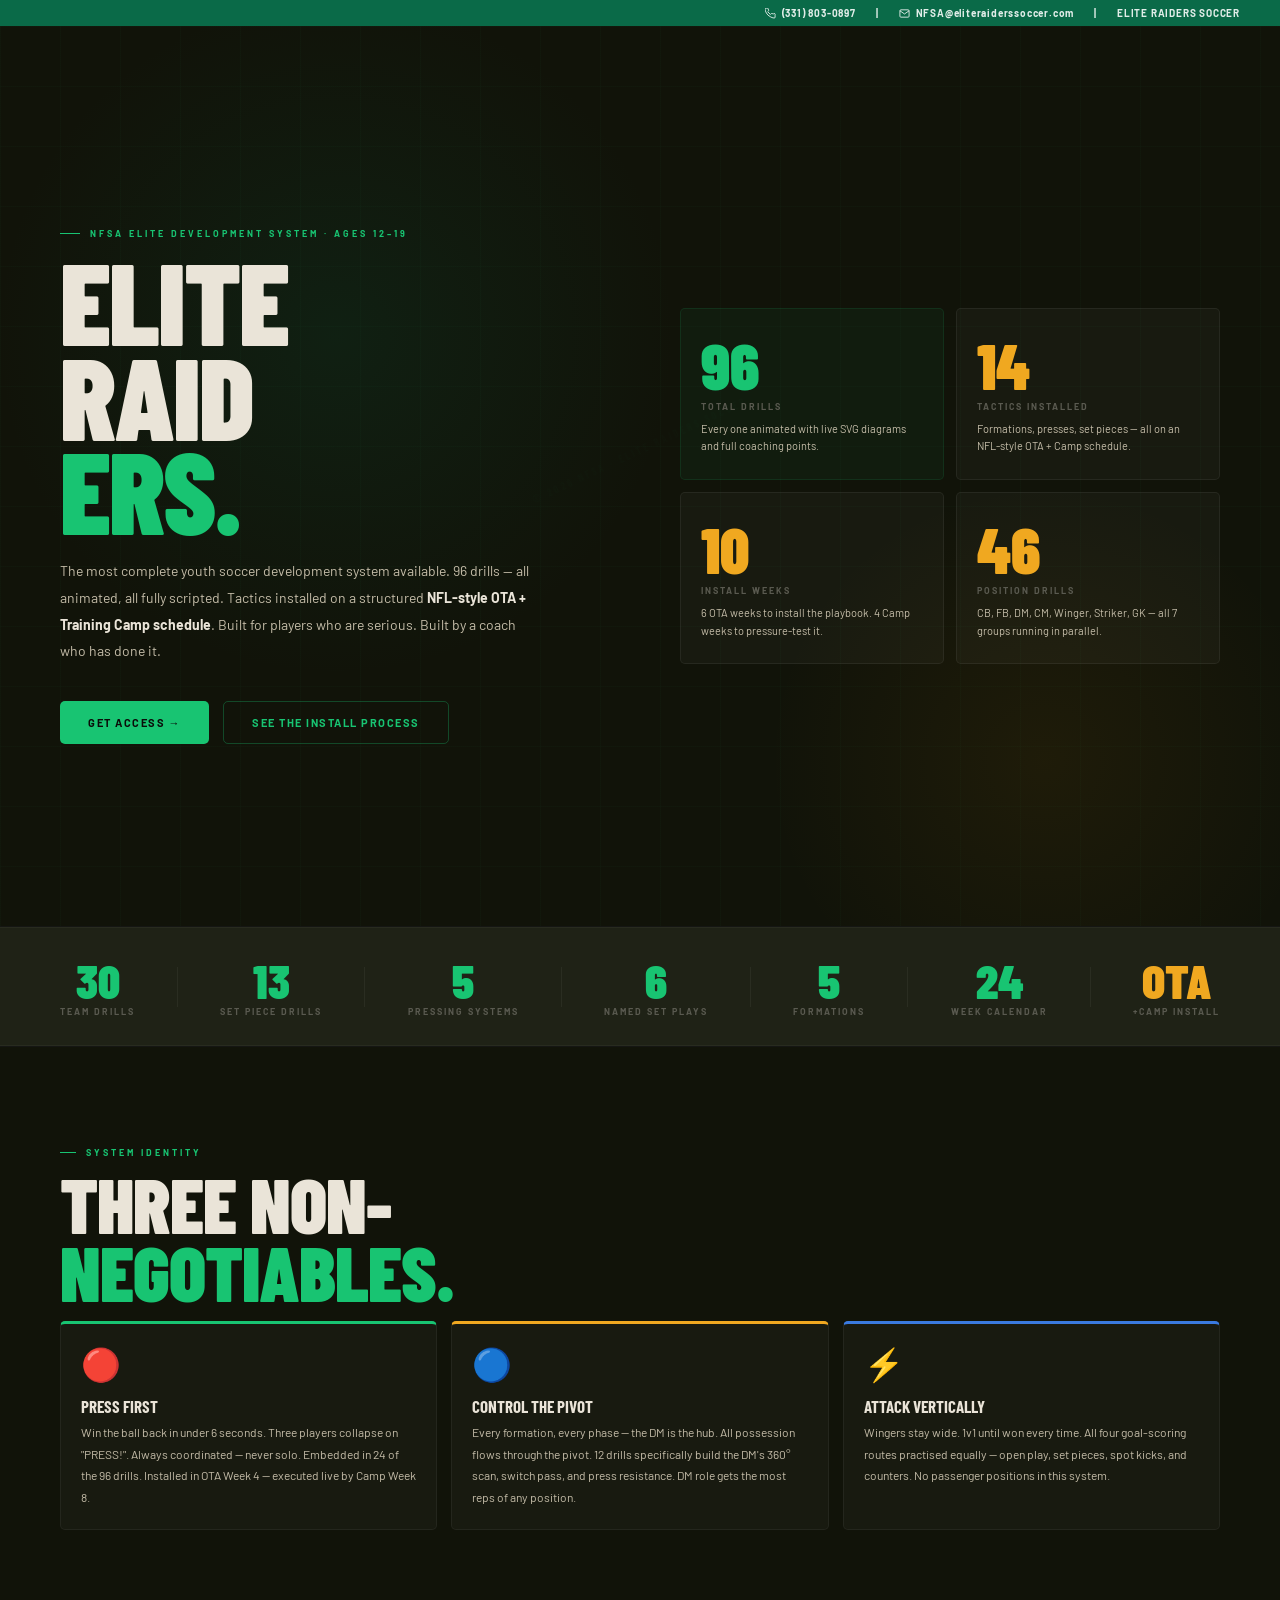
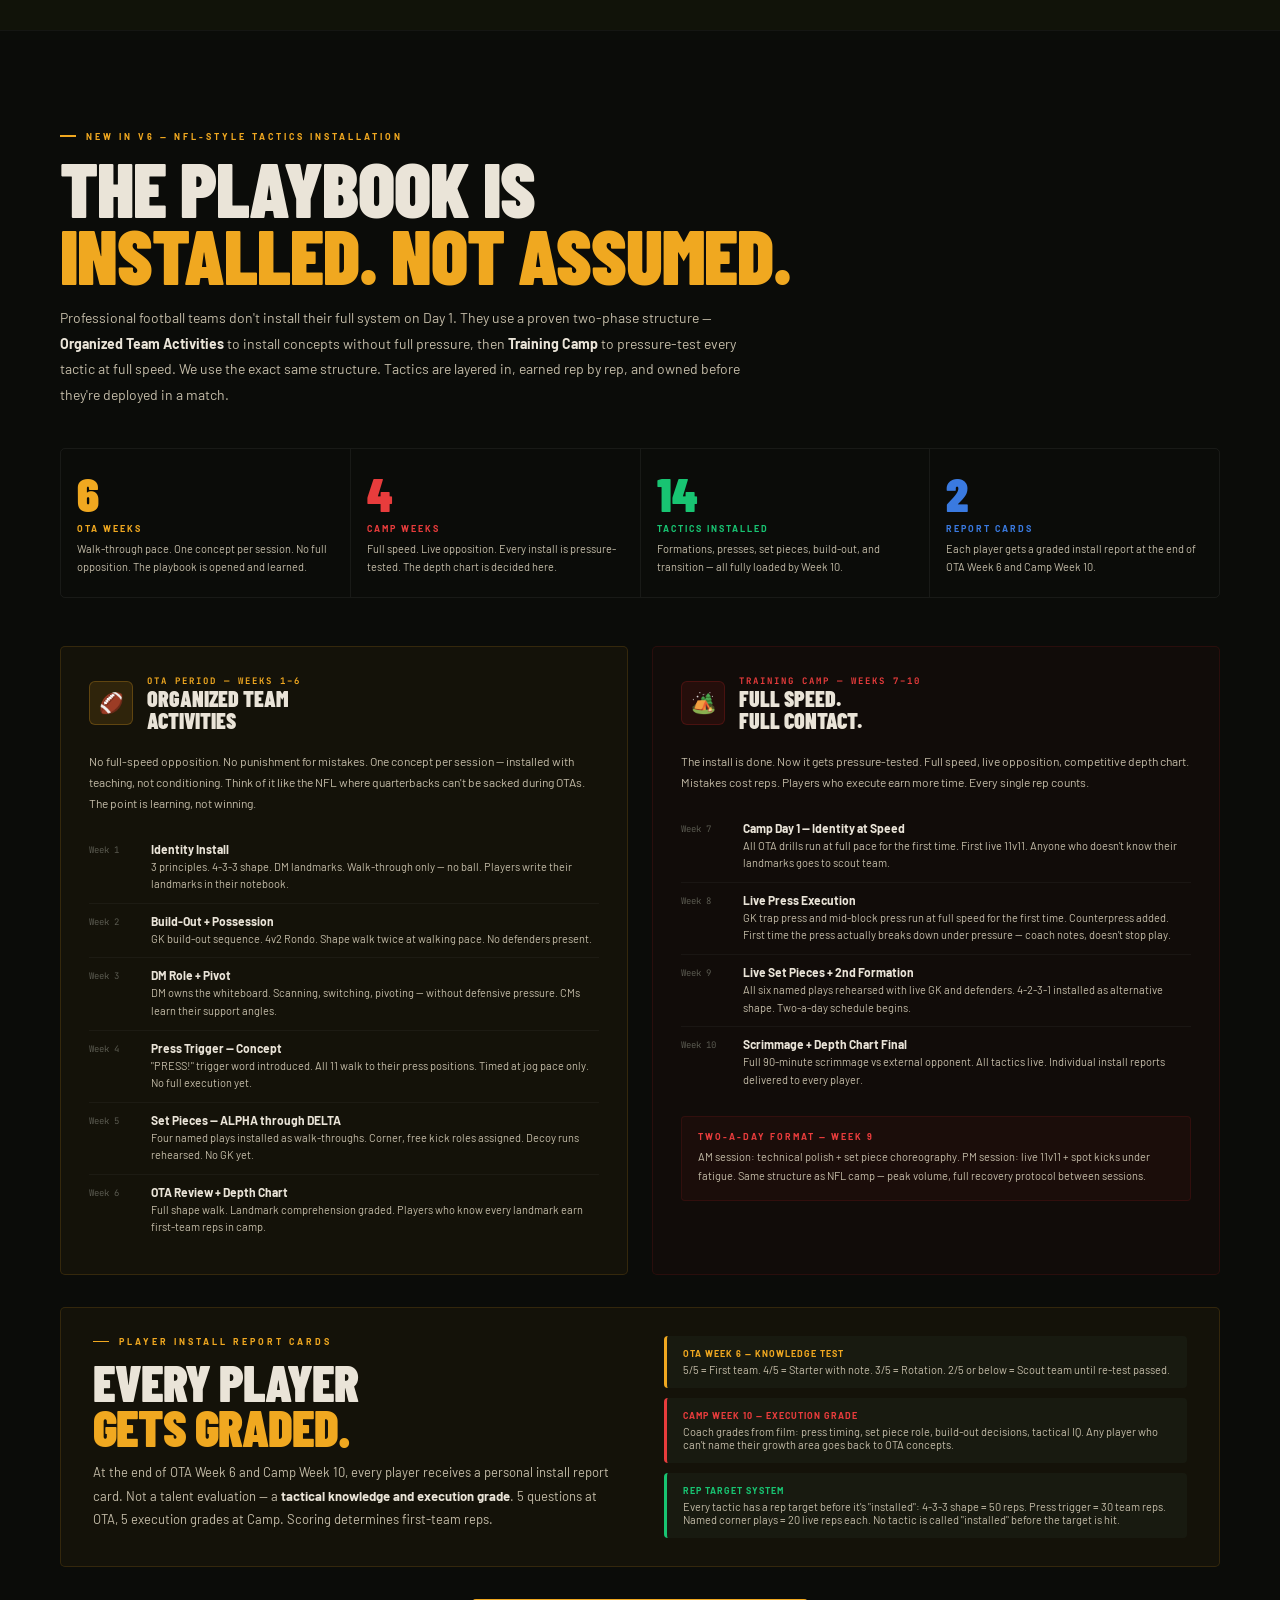
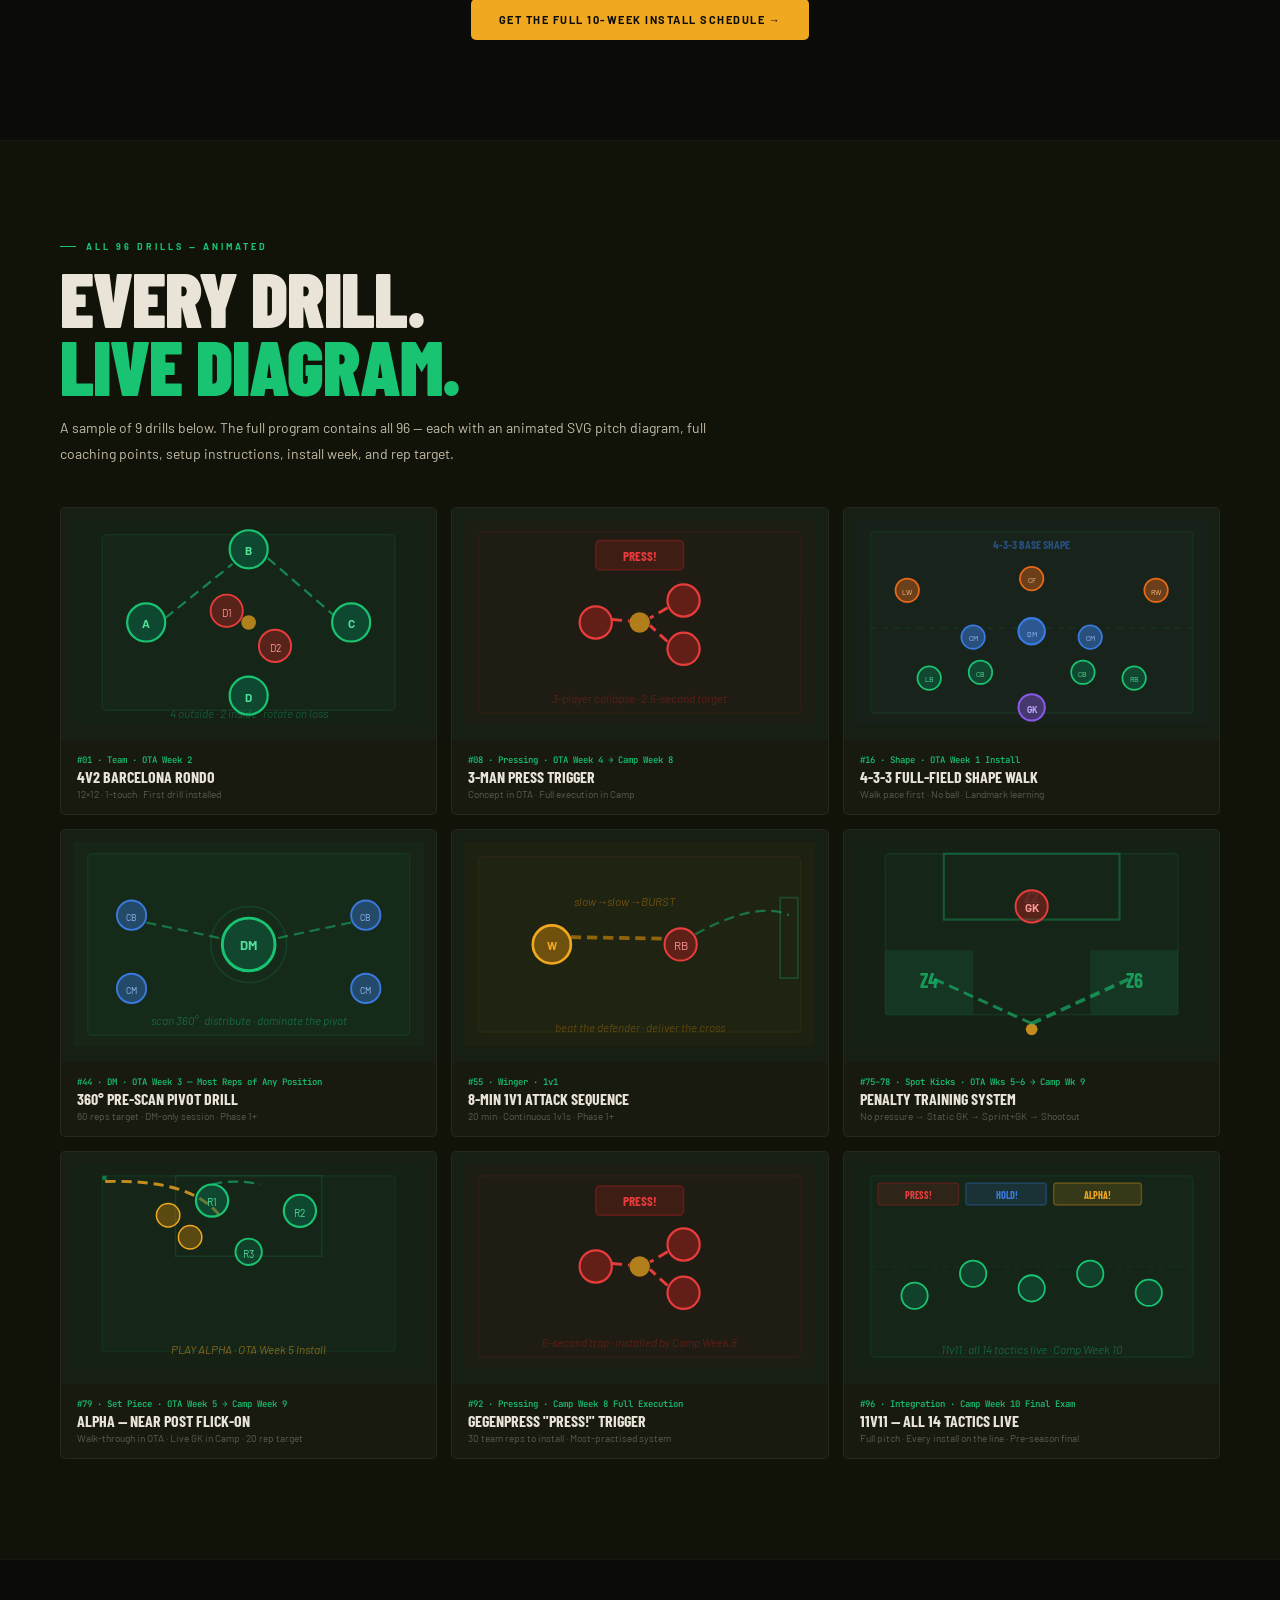
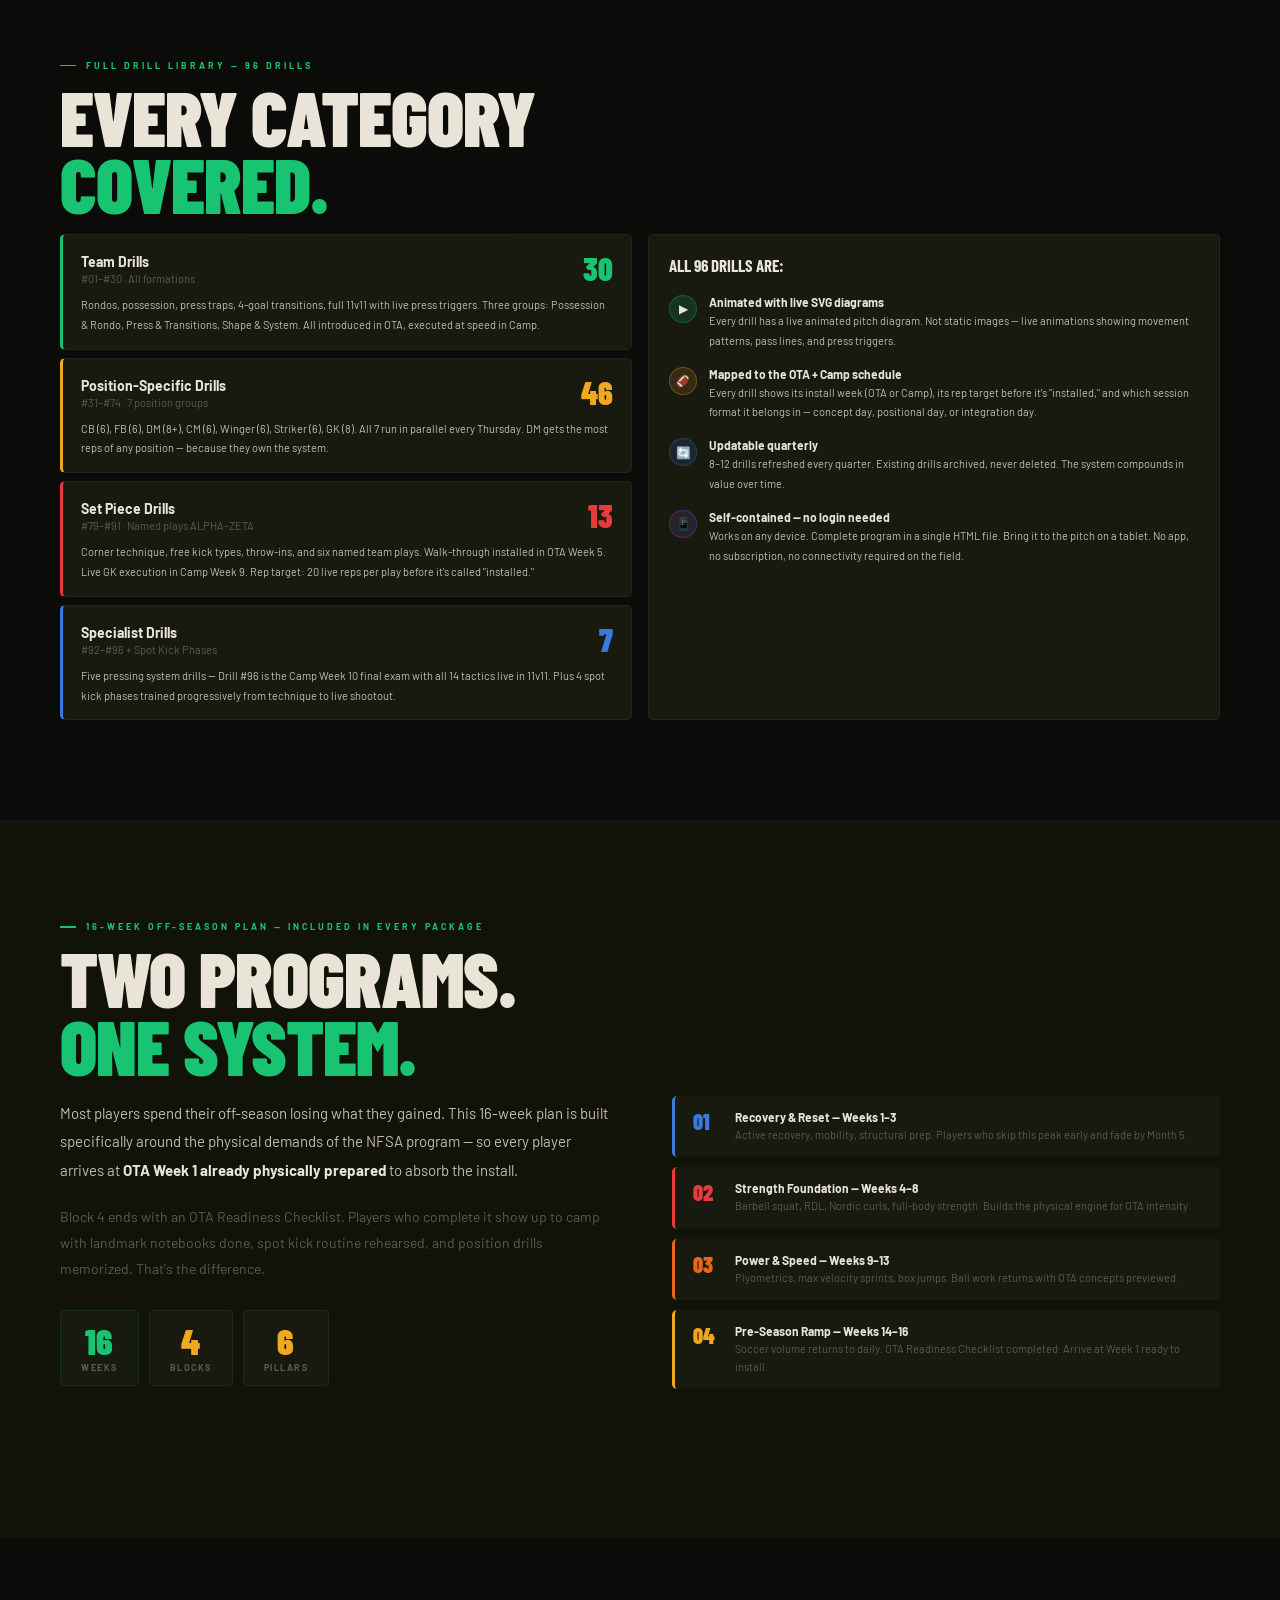
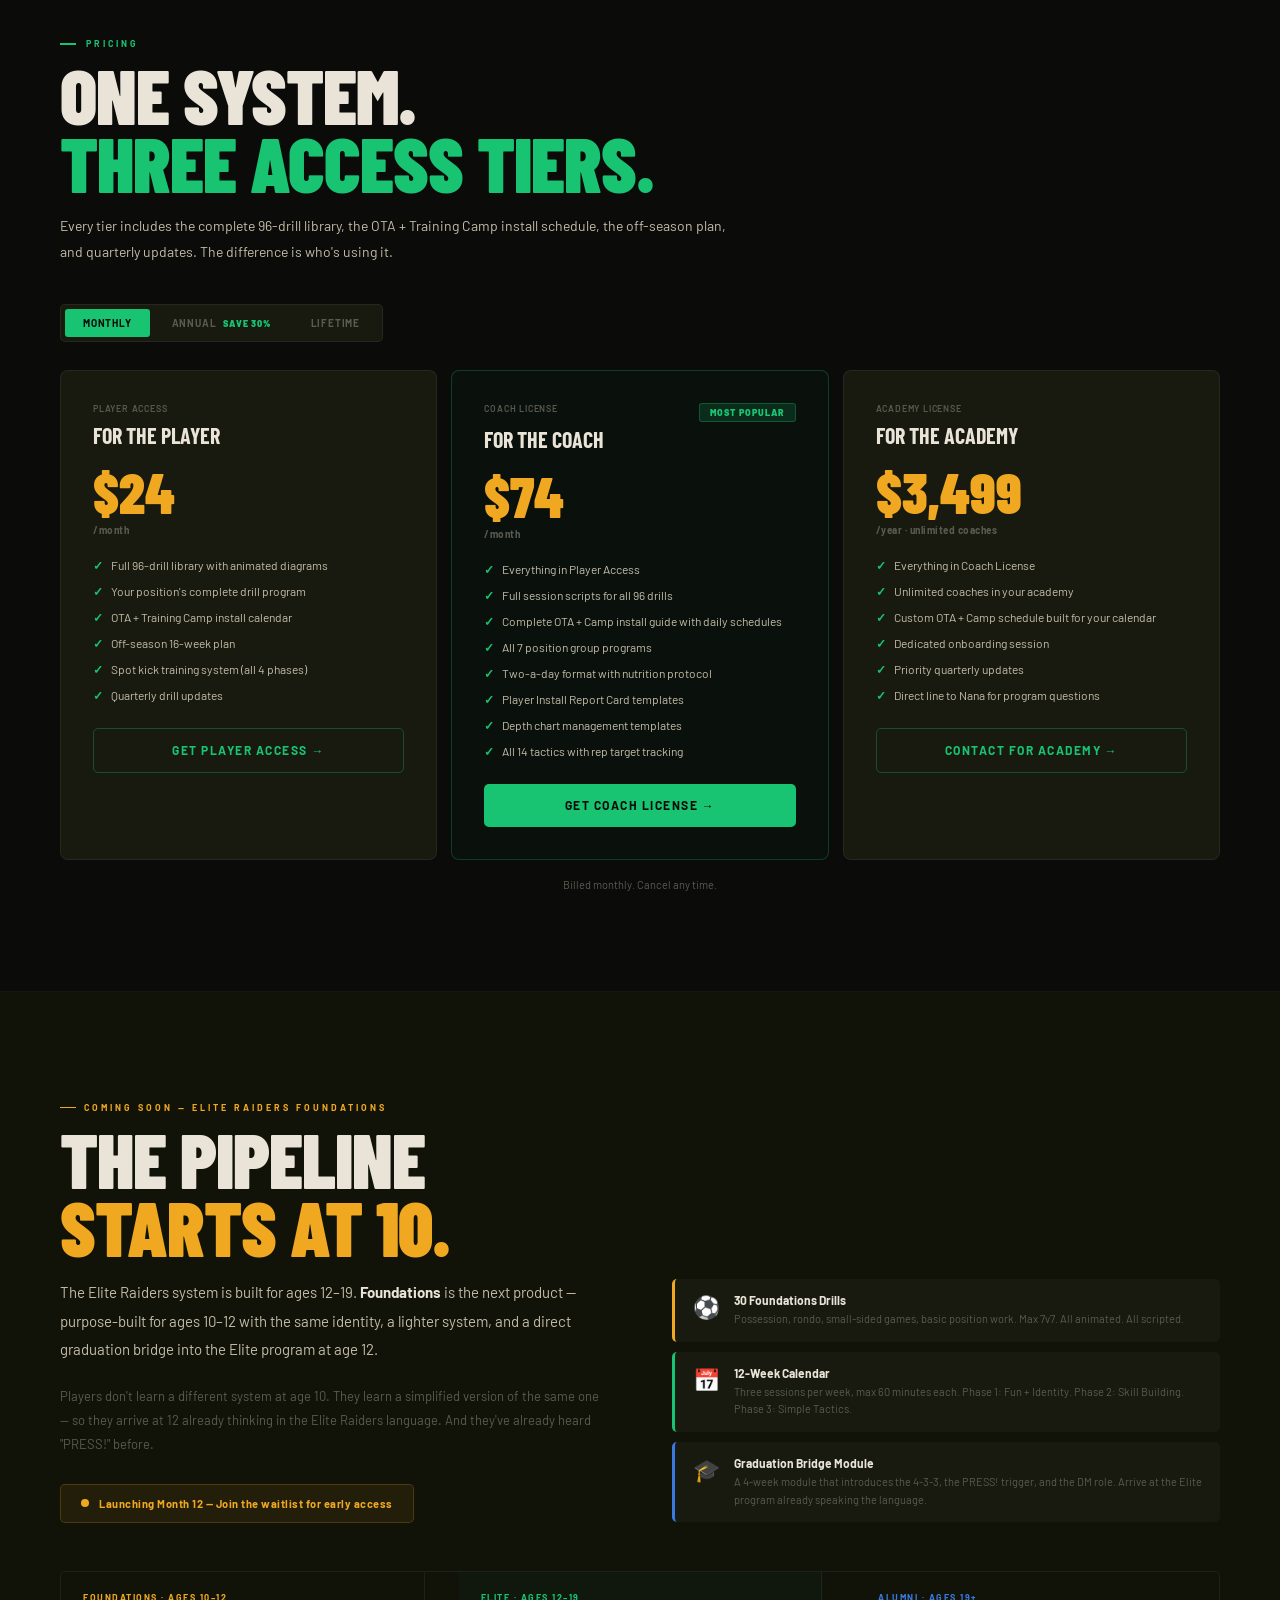
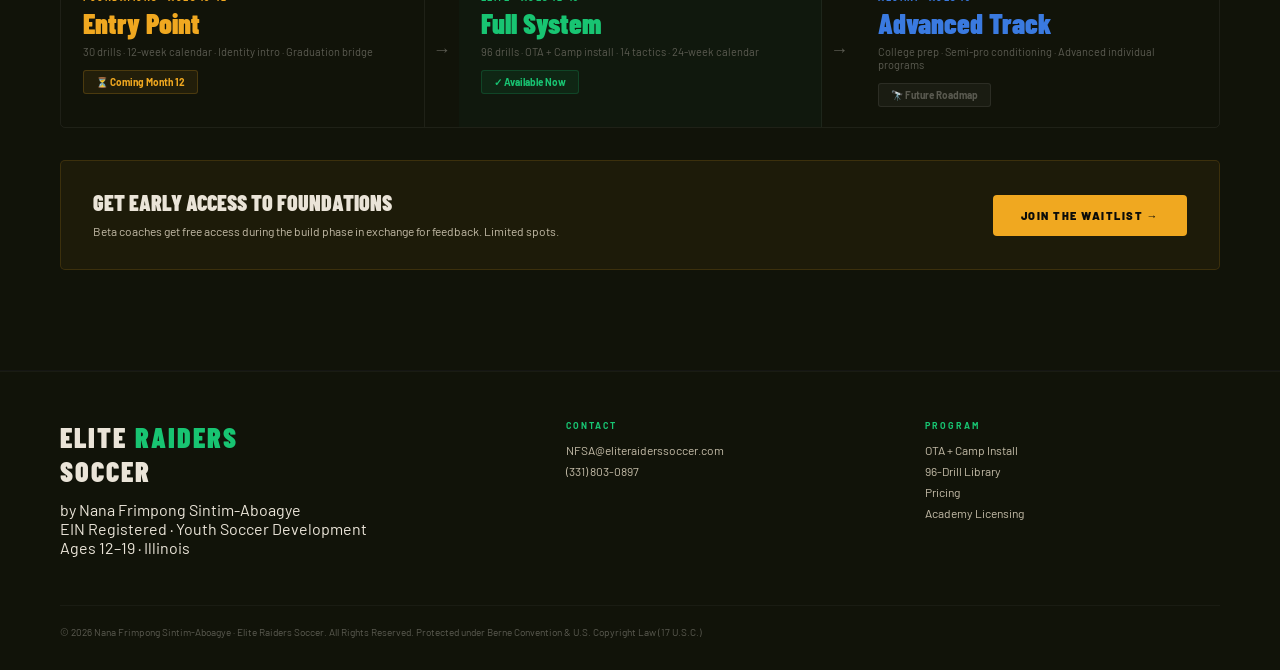
<file: index.html>
<!DOCTYPE html>
<html lang="en">
<head>
<meta charset="UTF-8">
<meta name="viewport" content="width=device-width, initial-scale=1.0">
<meta name="description" content="The most complete youth soccer development system. 96 drills, NFL-style OTA + Training Camp tactics installation, 5 formations. Ages 12–19.">
<title>Elite Raiders Soccer </title>
<link rel="icon" type="image/svg+xml" href="data:image/svg+xml,<svg xmlns='http://www.w3.org/2000/svg' viewBox='0 0 32 32'><rect width='32' height='32' rx='4' fill='%230B0C09'/><text x='16' y='22' text-anchor='middle' fill='%2318C472' font-size='13' font-weight='900' font-family='sans-serif'>ER</text></svg>">
<link href="https://fonts.googleapis.com/css2?family=Barlow+Condensed:wght@400;600;700;900&family=Barlow:wght@300;400;500;600&family=JetBrains+Mono:wght@400;500&display=swap" rel="stylesheet">
<style>
:root{
  --dk:#0B0C09;--dk2:#111309;--dk3:#181A10;--dk4:#1F2216;--dk5:#262820;
  --green:#0A6A48;--lime:#18C472;--lime2:#52E09A;--limebg:rgba(24,196,114,.07);
  --gold:#C08008;--gold2:#F0A820;--goldbg:rgba(192,128,8,.08);
  --red:#B82020;--red2:#E83C3C;--redbg:rgba(184,32,32,.08);
  --blue:#1040A0;--blue2:#3A7AE0;--bluebg:rgba(16,64,160,.08);
  --orange2:#E86818;--purple2:#8858E8;
  --cream:#EAE4D8;--cream2:#C4BCA8;--mist:#5A5A50;--mist2:#2A2A22;--r:5px;
}
*,*::before,*::after{box-sizing:border-box;margin:0;padding:0;}
html{scroll-behavior:smooth;}
body{font-family:'Barlow',sans-serif;background:var(--dk);color:var(--cream);overflow-x:hidden;}
a{text-decoration:none;color:inherit;}
button{font-family:inherit;cursor:pointer;border:none;background:none;}
body::before{content:'© 2026 NFSA · ELITE RAIDERS SOCCER';position:fixed;inset:0;z-index:9999;pointer-events:none;display:flex;align-items:center;justify-content:center;font-size:10px;font-weight:700;letter-spacing:3px;color:rgba(24,196,114,.015);transform:rotate(-25deg);white-space:nowrap;font-family:'Barlow Condensed',sans-serif;}

/* contact bar */
.cbar{background:var(--green);padding:7px 40px;display:flex;align-items:center;justify-content:flex-end;gap:20px;flex-wrap:wrap;}
.cbar a,.cbar span{font-size:10px;font-weight:700;letter-spacing:.8px;color:rgba(255,255,255,.88);display:inline-flex;align-items:center;gap:6px;transition:color .15s;}
.cbar a:hover{color:#fff;}
.cbar-sep{color:rgba(255,255,255,.2);font-size:10px;}
.cbar-brand{font-size:10px;font-weight:900;letter-spacing:3px;color:#fff;text-transform:uppercase;}

/* HERO */
.hero{min-height:100vh;background:var(--dk2);display:flex;flex-direction:column;justify-content:center;position:relative;overflow:hidden;}
.hero-bg{position:absolute;inset:0;background-image:linear-gradient(rgba(24,196,114,.022) 1px,transparent 1px),linear-gradient(90deg,rgba(24,196,114,.022) 1px,transparent 1px);background-size:60px 60px;}
.hero-glow1{position:absolute;top:-10%;left:-5%;width:800px;height:800px;background:radial-gradient(circle,rgba(10,106,72,.15) 0%,transparent 60%);pointer-events:none;}
.hero-glow2{position:absolute;bottom:-15%;right:-5%;width:600px;height:600px;background:radial-gradient(circle,rgba(192,128,8,.08) 0%,transparent 65%);pointer-events:none;}
.hero-inner{max-width:1400px;margin:0 auto;padding:100px 60px 80px;display:grid;grid-template-columns:1fr 1fr;gap:80px;align-items:center;position:relative;z-index:1;}
@media(max-width:900px){.hero-inner{grid-template-columns:1fr;gap:48px;padding:80px 28px 60px;}}
.hero-eyebrow{font-size:9px;font-weight:700;letter-spacing:3px;text-transform:uppercase;color:var(--lime);margin-bottom:14px;display:flex;align-items:center;gap:10px;}
.hero-eyebrow::before{content:'';width:20px;height:1.5px;background:var(--lime);}
.hero h1{font-family:'Barlow Condensed',sans-serif;font-size:clamp(64px,9vw,120px);font-weight:900;line-height:.82;letter-spacing:-2px;text-transform:uppercase;margin-bottom:22px;}
.hero h1 em{color:var(--lime);font-style:normal;}
.hero-desc{font-size:14px;color:var(--cream2);line-height:1.9;max-width:480px;margin-bottom:36px;}
.btn{display:inline-flex;align-items:center;gap:10px;font-weight:700;font-size:11px;letter-spacing:1.5px;text-transform:uppercase;padding:14px 28px;border-radius:var(--r);transition:all .2s;cursor:pointer;}
.btn-primary{background:var(--lime);color:var(--dk);}
.btn-primary:hover{background:var(--lime2);transform:translateY(-2px);}
.btn-secondary{border:1.5px solid rgba(24,196,114,.3);color:var(--lime);}
.btn-secondary:hover{border-color:var(--lime);background:rgba(24,196,114,.06);}
.btn-gold{background:var(--gold2);color:var(--dk);}
.btn-gold:hover{background:#ffc040;transform:translateY(-2px);}
.btn-row{display:flex;gap:14px;flex-wrap:wrap;}

/* stat grid */
.stat-grid{display:grid;grid-template-columns:1fr 1fr;gap:12px;}
.stat-box{background:rgba(255,255,255,.03);border:1px solid rgba(255,255,255,.06);border-radius:var(--r);padding:24px 20px;}
.stat-n{font-family:'Barlow Condensed',sans-serif;font-size:64px;font-weight:900;color:var(--gold2);line-height:1;margin-bottom:4px;}
.stat-l{font-size:9px;color:var(--mist);text-transform:uppercase;letter-spacing:2px;font-weight:700;margin-bottom:8px;}
.stat-d{font-size:11px;color:var(--cream2);line-height:1.6;}
.stat-box.accent{background:rgba(24,196,114,.05);border-color:rgba(24,196,114,.12);}
.stat-box.accent .stat-n{color:var(--lime);}

/* sections */
.sec{padding:100px 60px;}
@media(max-width:768px){.sec{padding:64px 28px;}}
.sec-inner{max-width:1400px;margin:0 auto;}
.eyebrow{font-size:9px;font-weight:700;letter-spacing:3px;text-transform:uppercase;color:var(--lime);margin-bottom:12px;display:flex;align-items:center;gap:10px;}
.eyebrow::before{content:'';width:16px;height:1.5px;background:var(--lime);}
.eyebrow-gold{font-size:9px;font-weight:700;letter-spacing:3px;text-transform:uppercase;color:var(--gold2);margin-bottom:12px;display:flex;align-items:center;gap:10px;}
.eyebrow-gold::before{content:'';width:16px;height:1.5px;background:var(--gold2);}
.sh2{font-family:'Barlow Condensed',sans-serif;font-size:clamp(44px,6vw,80px);font-weight:900;text-transform:uppercase;line-height:.88;letter-spacing:-1px;margin-bottom:16px;}
.sh2 em{color:var(--lime);font-style:normal;}
.sh2 em.gold{color:var(--gold2);}
.lead{font-size:14px;color:var(--cream2);line-height:1.85;max-width:680px;margin-bottom:40px;}
.divider{height:1px;background:rgba(255,255,255,.04);margin:0;}

/* grids */
.g2{display:grid;grid-template-columns:1fr 1fr;gap:16px;}
.g3{display:grid;grid-template-columns:repeat(3,1fr);gap:14px;}
.g4{display:grid;grid-template-columns:repeat(4,1fr);gap:12px;}
@media(max-width:1000px){.g3{grid-template-columns:1fr 1fr;}.g4{grid-template-columns:1fr 1fr;}}
@media(max-width:900px){.g2,.g3,.g4{grid-template-columns:1fr;}.twocol{grid-template-columns:1fr !important;}}

/* cards */
.card{background:var(--dk3);border:1px solid rgba(255,255,255,.055);border-radius:var(--r);padding:20px;}
.card-hd{font-family:'Barlow Condensed',sans-serif;font-size:17px;font-weight:700;text-transform:uppercase;color:var(--cream);margin-bottom:6px;}
.card-sub{font-size:9px;color:var(--mist);margin-bottom:8px;font-weight:600;letter-spacing:.8px;text-transform:uppercase;}
.card-text{font-size:12px;color:var(--cream2);line-height:1.8;}
.lcard{background:var(--dk3);border:1px solid rgba(255,255,255,.055);border-radius:var(--r);border-left:3px solid var(--ac,var(--lime));padding:14px 18px;}

/* drill showcase */
.drill-showcase{display:grid;grid-template-columns:repeat(3,1fr);gap:14px;}
@media(max-width:900px){.drill-showcase{grid-template-columns:1fr 1fr;}}
@media(max-width:600px){.drill-showcase{grid-template-columns:1fr;}}
.dscard{background:var(--dk3);border:1px solid rgba(255,255,255,.06);border-radius:var(--r);overflow:hidden;cursor:pointer;transition:border-color .2s,transform .15s;}
.dscard:hover{border-color:rgba(24,196,114,.2);transform:translateY(-3px);}
.dscard-pitch{background:rgba(10,106,72,.06);padding:12px;}
.dscard-info{padding:14px 16px;}
.dscard-num{font-family:'JetBrains Mono',monospace;font-size:9px;color:var(--lime);font-weight:500;}
.dscard-name{font-family:'Barlow Condensed',sans-serif;font-size:16px;font-weight:700;text-transform:uppercase;color:var(--cream);margin:3px 0;line-height:1;}
.dscard-meta{font-size:10px;color:var(--mist);}

/* animations */
.dash-flow{stroke-dasharray:7 4;animation:dashA 1.8s linear infinite;}
.dash-slow{stroke-dasharray:7 4;animation:dashA 3s linear infinite;}
.dash-r{stroke-dasharray:7 4;animation:dashA 1.8s linear infinite reverse;}
@keyframes dashA{to{stroke-dashoffset:-22;}}
.pulse{animation:pulseA 2s ease-out infinite;}
@keyframes pulseA{0%{r:10;opacity:.5;}100%{r:20;opacity:0;}}
.bob{animation:bobA 2.2s ease-in-out infinite;}
@keyframes bobA{0%,100%{transform:translateY(0);}50%{transform:translateY(-5px);}}
@keyframes pulse-gold{0%{box-shadow:0 0 0 0 rgba(240,168,32,.5);}100%{box-shadow:0 0 0 10px rgba(240,168,32,0);}}

/* drill count banner */
.drill-banner{background:var(--dk4);border-top:1px solid rgba(255,255,255,.04);border-bottom:1px solid rgba(255,255,255,.04);padding:28px 60px;}
.drill-banner-inner{max-width:1400px;margin:0 auto;display:flex;align-items:center;justify-content:space-between;gap:32px;flex-wrap:wrap;}
.db-stat{text-align:center;}
.db-n{font-family:'Barlow Condensed',sans-serif;font-size:48px;font-weight:900;color:var(--lime);line-height:1;}
.db-l{font-size:9px;text-transform:uppercase;letter-spacing:2px;color:var(--mist);font-weight:700;margin-top:2px;}

/* OTA/Camp install section */
.phase-track{display:grid;grid-template-columns:1fr 1fr;gap:24px;}
@media(max-width:900px){.phase-track{grid-template-columns:1fr;}}
.phase-block{border-radius:var(--r);padding:28px;border:1px solid rgba(255,255,255,.06);}
.phase-block.ota{background:rgba(240,168,32,.04);border-color:rgba(240,168,32,.15);}
.phase-block.camp{background:rgba(184,32,32,.04);border-color:rgba(184,32,32,.15);}
.phase-header{display:flex;align-items:center;gap:14px;margin-bottom:20px;}
.phase-icon{width:44px;height:44px;border-radius:6px;display:flex;align-items:center;justify-content:center;font-size:20px;flex-shrink:0;}
.phase-icon.ota{background:rgba(240,168,32,.12);border:1px solid rgba(240,168,32,.25);}
.phase-icon.camp{background:rgba(184,32,32,.12);border:1px solid rgba(184,32,32,.25);}
.phase-label{font-family:'JetBrains Mono',monospace;font-size:9px;font-weight:700;letter-spacing:2px;text-transform:uppercase;}
.phase-label.ota{color:var(--gold2);}
.phase-label.camp{color:var(--red2);}
.phase-title{font-family:'Barlow Condensed',sans-serif;font-size:22px;font-weight:900;text-transform:uppercase;color:var(--cream);line-height:1;}
.week-row{display:flex;gap:10px;align-items:flex-start;padding:10px 0;border-bottom:1px solid rgba(255,255,255,.04);}
.week-row:last-child{border-bottom:none;}
.week-num{font-family:'JetBrains Mono',monospace;font-size:9px;color:var(--mist);min-width:52px;flex-shrink:0;padding-top:2px;}
.week-title{font-size:12px;font-weight:700;color:var(--cream);margin-bottom:2px;}
.week-desc{font-size:11px;color:var(--cream2);line-height:1.6;}

/* tactic table */
.tactic-row{display:grid;grid-template-columns:70px 1fr 80px 80px 100px;gap:0;border-bottom:1px solid rgba(255,255,255,.035);}
.tactic-row:last-child{border-bottom:none;}
.tactic-cell{padding:10px 14px;font-size:11px;color:var(--cream2);}

/* timeline */
.install-timeline{display:flex;gap:0;overflow:hidden;border:1px solid rgba(255,255,255,.06);border-radius:var(--r);}
.it-step{flex:1;padding:20px 16px;border-right:1px solid rgba(255,255,255,.06);position:relative;}
.it-step:last-child{border-right:none;}
.it-num{font-family:'Barlow Condensed',sans-serif;font-size:48px;font-weight:900;line-height:1;margin-bottom:6px;}
.it-label{font-size:9px;font-weight:700;letter-spacing:2px;text-transform:uppercase;margin-bottom:6px;}
.it-desc{font-size:11px;color:var(--cream2);line-height:1.65;}
@media(max-width:900px){.install-timeline{flex-direction:column;}.it-step{border-right:none;border-bottom:1px solid rgba(255,255,255,.06);}}

/* pricing */
.pcard{background:var(--dk3);border:1px solid rgba(255,255,255,.06);border-radius:8px;padding:32px;transition:border-color .2s;}
.pcard.featured{border-color:rgba(24,196,114,.25);background:rgba(10,106,72,.06);}
.price-n{font-family:'Barlow Condensed',sans-serif;font-size:56px;font-weight:900;color:var(--gold2);line-height:1;margin-bottom:4px;}
.price-per{font-size:10px;color:var(--mist);font-weight:700;letter-spacing:.5px;}
.price-list{display:flex;flex-direction:column;gap:8px;margin:20px 0 24px;}
.price-item{font-size:12px;color:var(--cream2);display:flex;align-items:flex-start;gap:8px;line-height:1.5;}
.price-item::before{content:'✓';color:var(--lime);font-weight:700;flex-shrink:0;}
.cta-btn{width:100%;padding:14px;border-radius:var(--r);font-family:'Barlow',sans-serif;font-weight:700;font-size:12px;letter-spacing:1.5px;text-transform:uppercase;cursor:pointer;transition:all .2s;border:none;}
.cta-btn.lime{background:var(--lime);color:var(--dk);}
.cta-btn.lime:hover{background:var(--lime2);}
.cta-btn.outline{border:1.5px solid rgba(24,196,114,.3);color:var(--lime);background:none;}
.cta-btn.outline:hover{border-color:var(--lime);}
.toggle-row{display:flex;gap:4px;background:var(--dk3);border:1px solid rgba(255,255,255,.06);border-radius:var(--r);padding:4px;width:fit-content;margin-bottom:28px;}
.tbtn{font-size:10px;font-weight:700;letter-spacing:.8px;text-transform:uppercase;padding:8px 18px;border-radius:3px;color:var(--mist);cursor:pointer;transition:all .15s;}
.tbtn.active{background:var(--lime);color:var(--dk);}

/* footer */
footer{background:var(--dk2);border-top:1px solid rgba(255,255,255,.04);padding:48px 60px 32px;}
.footer-inner{max-width:1400px;margin:0 auto;}
.footer-grid{display:grid;grid-template-columns:1.5fr 1fr 1fr;gap:64px;margin-bottom:48px;}
@media(max-width:800px){.footer-grid{grid-template-columns:1fr;gap:32px;}}
.footer-brand{font-family:'Barlow Condensed',sans-serif;font-size:28px;font-weight:900;letter-spacing:2px;color:var(--cream);text-transform:uppercase;}
.footer-brand em{color:var(--lime);font-style:normal;}
.footer-h{font-size:9px;font-weight:700;letter-spacing:2px;text-transform:uppercase;color:var(--lime);margin-bottom:12px;}
.footer-link{font-size:12px;color:var(--cream2);display:block;margin-bottom:7px;transition:color .15s;}
.footer-link:hover{color:var(--lime);}
.footer-bottom{border-top:1px solid rgba(255,255,255,.04);padding-top:20px;display:flex;justify-content:space-between;align-items:center;flex-wrap:wrap;gap:12px;}

/* contact modal */
.cmodal-overlay{display:none;position:fixed;inset:0;z-index:10000;background:rgba(0,0,0,.75);backdrop-filter:blur(4px);align-items:center;justify-content:center;padding:20px;}
.cmodal-overlay.open{display:flex;}
.cmodal-box{background:var(--dk3);border:1px solid rgba(255,255,255,.1);border-radius:var(--r);padding:36px;max-width:480px;width:100%;position:relative;}
.cmodal-close{position:absolute;top:14px;right:16px;color:var(--mist);font-size:18px;line-height:1;background:none;border:none;cursor:pointer;transition:color .15s;}
.cmodal-close:hover{color:var(--cream);}
.cmodal-title{font-family:'Barlow Condensed',sans-serif;font-size:28px;font-weight:900;text-transform:uppercase;color:var(--cream);margin-bottom:4px;}
.cmodal-sub{font-size:11px;color:var(--mist);margin-bottom:24px;letter-spacing:.5px;}
.cmodal-label{display:block;font-size:9px;font-weight:700;letter-spacing:2px;text-transform:uppercase;color:var(--mist);margin-bottom:6px;}
.cmodal-input{width:100%;background:var(--dk2);border:1px solid rgba(255,255,255,.1);border-radius:3px;padding:10px 14px;color:var(--cream);font-family:'Barlow',sans-serif;font-size:13px;outline:none;transition:border-color .15s;}
.cmodal-input:focus{border-color:rgba(24,196,114,.5);}
.cmodal-field{margin-bottom:14px;}
.cmodal-field:last-of-type{margin-bottom:20px;}
.cmodal-submit{width:100%;background:var(--lime);color:var(--dk);font-family:'Barlow',sans-serif;font-size:11px;font-weight:900;letter-spacing:1.5px;text-transform:uppercase;padding:14px;border-radius:3px;border:none;cursor:pointer;transition:background .2s;}
.cmodal-submit:hover{background:var(--lime2);}
.cmodal-submit:disabled{opacity:.6;cursor:not-allowed;}
.cmodal-msg{display:none;margin-top:14px;text-align:center;font-size:12px;font-weight:700;}
.cmodal-success{color:var(--lime);}
.cmodal-error{color:#E83C3C;}
</style>
</head>
<body>

<!-- CONTACT BAR -->
<div class="cbar">
  <a href="tel:+13318030897"><svg width="11" height="11" viewBox="0 0 24 24" fill="none"><path d="M22 16.92v3a2 2 0 01-2.18 2 19.79 19.79 0 01-8.63-3.07A19.5 19.5 0 013.07 11a19.79 19.79 0 01-3.07-8.67A2 2 0 012 .18h3a2 2 0 012 1.72c.127.96.361 1.903.7 2.81a2 2 0 01-.45 2.11L6.09 7.91a16 16 0 006 6l1.27-1.27a2 2 0 012.11-.45c.907.339 1.85.573 2.81.7A2 2 0 0122 14.92v2z" stroke="currentColor" stroke-width="2"/></svg>(331) 803-0897</a>
  <span class="cbar-sep">|</span>
  <button onclick="openContactModal('General Inquiry','Get In Touch')" style="background:none;border:none;cursor:pointer;font-family:inherit;font-size:10px;font-weight:700;letter-spacing:.8px;color:rgba(255,255,255,.88);display:inline-flex;align-items:center;gap:6px;padding:0;" onmouseover="this.style.color='#fff'" onmouseout="this.style.color='rgba(255,255,255,.88)'">
    <svg width="11" height="11" viewBox="0 0 24 24" fill="none"><path d="M4 4h16c1.1 0 2 .9 2 2v12c0 1.1-.9 2-2 2H4c-1.1 0-2-.9-2-2V6c0-1.1.9-2 2-2z" stroke="currentColor" stroke-width="2"/><polyline points="22,6 12,13 2,6" stroke="currentColor" stroke-width="2"/></svg>
    NFSA@eliteraiderssoccer.com
  </button>
  <span class="cbar-sep">|</span>
  <span class="cbar-brand">Elite Raiders Soccer</span>
</div>

<!-- ═══════ HERO ════════════════════════════════════════════ -->
<section class="hero">
  <div class="hero-bg"></div>
  <div class="hero-glow1"></div>
  <div class="hero-glow2"></div>
  <div class="hero-inner">
    <div>
      <div class="hero-eyebrow">NFSA Elite Development System · Ages 12–19</div>
      <h1>ELITE<br>RAID<br><em>ERS.</em></h1>
      <p class="hero-desc">The most complete youth soccer development system available. 96 drills — all animated, all fully scripted. Tactics installed on a structured <strong style="color:var(--cream);">NFL-style OTA + Training Camp schedule</strong>. Built for players who are serious. Built by a coach who has done it.</p>
      <div class="btn-row">
        <button onclick="openContactModal('General Inquiry','Get Access')" class="btn btn-primary">Get Access →</button>
        <a href="#install" class="btn btn-secondary">See the Install Process</a>
      </div>
    </div>
    <div>
      <div class="stat-grid">
        <div class="stat-box accent">
          <div class="stat-n">96</div>
          <div class="stat-l">Total Drills</div>
          <div class="stat-d">Every one animated with live SVG diagrams and full coaching points.</div>
        </div>
        <div class="stat-box">
          <div class="stat-n">14</div>
          <div class="stat-l">Tactics Installed</div>
          <div class="stat-d">Formations, presses, set pieces — all on an NFL-style OTA + Camp schedule.</div>
        </div>
        <div class="stat-box">
          <div class="stat-n">10</div>
          <div class="stat-l">Install Weeks</div>
          <div class="stat-d">6 OTA weeks to install the playbook. 4 Camp weeks to pressure-test it.</div>
        </div>
        <div class="stat-box">
          <div class="stat-n">46</div>
          <div class="stat-l">Position Drills</div>
          <div class="stat-d">CB, FB, DM, CM, Winger, Striker, GK — all 7 groups running in parallel.</div>
        </div>
      </div>
    </div>
  </div>
</section>

<div class="divider"></div>

<!-- DRILL COUNT BANNER -->
<div class="drill-banner">
  <div class="drill-banner-inner">
    <div class="db-stat"><div class="db-n">30</div><div class="db-l">Team Drills</div></div>
    <div style="width:1px;height:40px;background:rgba(255,255,255,.05);"></div>
    <div class="db-stat"><div class="db-n">13</div><div class="db-l">Set Piece Drills</div></div>
    <div style="width:1px;height:40px;background:rgba(255,255,255,.05);"></div>
    <div class="db-stat"><div class="db-n">5</div><div class="db-l">Pressing Systems</div></div>
    <div style="width:1px;height:40px;background:rgba(255,255,255,.05);"></div>
    <div class="db-stat"><div class="db-n">6</div><div class="db-l">Named Set Plays</div></div>
    <div style="width:1px;height:40px;background:rgba(255,255,255,.05);"></div>
    <div class="db-stat"><div class="db-n">5</div><div class="db-l">Formations</div></div>
    <div style="width:1px;height:40px;background:rgba(255,255,255,.05);"></div>
    <div class="db-stat"><div class="db-n">24</div><div class="db-l">Week Calendar</div></div>
    <div style="width:1px;height:40px;background:rgba(255,255,255,.05);"></div>
    <div class="db-stat"><div class="db-n" style="color:var(--gold2);">OTA</div><div class="db-l">+Camp Install</div></div>
  </div>
</div>

<div class="divider"></div>

<!-- ═══════ SYSTEM IDENTITY ══════════════════════════════ -->
<section class="sec" style="background:var(--dk2);">
  <div class="sec-inner">
    <div class="eyebrow">System Identity</div>
    <div class="sh2">THREE NON-<br><em>NEGOTIABLES.</em></div>
    <div class="g3">
      <div class="card" style="border-top:3px solid var(--lime);">
        <div style="font-size:32px;margin-bottom:12px;">🔴</div>
        <div class="card-hd">Press First</div>
        <div class="card-text">Win the ball back in under 6 seconds. Three players collapse on "PRESS!". Always coordinated — never solo. Embedded in 24 of the 96 drills. Installed in OTA Week 4 — executed live by Camp Week 8.</div>
      </div>
      <div class="card" style="border-top:3px solid var(--gold2);">
        <div style="font-size:32px;margin-bottom:12px;">🔵</div>
        <div class="card-hd">Control the Pivot</div>
        <div class="card-text">Every formation, every phase — the DM is the hub. All possession flows through the pivot. 12 drills specifically build the DM's 360° scan, switch pass, and press resistance. DM role gets the most reps of any position.</div>
      </div>
      <div class="card" style="border-top:3px solid var(--blue2);">
        <div style="font-size:32px;margin-bottom:12px;">⚡</div>
        <div class="card-hd">Attack Vertically</div>
        <div class="card-text">Wingers stay wide. 1v1 until won every time. All four goal-scoring routes practised equally — open play, set pieces, spot kicks, and counters. No passenger positions in this system.</div>
      </div>
    </div>
  </div>
</section>

<div class="divider"></div>

<!-- ═══════ NFL-STYLE TACTICS INSTALL ══════════════════════ -->
<section class="sec" id="install">
  <div class="sec-inner">
    <div class="eyebrow-gold">New in v6 — NFL-Style Tactics Installation</div>
    <div class="sh2">THE PLAYBOOK IS<br><em class="gold">INSTALLED. NOT ASSUMED.</em></div>
    <p class="lead">Professional football teams don't install their full system on Day 1. They use a proven two-phase structure — <strong style="color:var(--cream);">Organized Team Activities</strong> to install concepts without full pressure, then <strong style="color:var(--cream);">Training Camp</strong> to pressure-test every tactic at full speed. We use the exact same structure. Tactics are layered in, earned rep by rep, and owned before they're deployed in a match.</p>

    <!-- THE 4-STEP TIMELINE -->
    <div class="install-timeline" style="margin-bottom:48px;">
      <div class="it-step">
        <div class="it-num" style="color:var(--gold2);">6</div>
        <div class="it-label" style="color:var(--gold2);">OTA Weeks</div>
        <div class="it-desc">Walk-through pace. One concept per session. No full opposition. The playbook is opened and learned.</div>
      </div>
      <div class="it-step">
        <div class="it-num" style="color:var(--red2);">4</div>
        <div class="it-label" style="color:var(--red2);">Camp Weeks</div>
        <div class="it-desc">Full speed. Live opposition. Every install is pressure-tested. The depth chart is decided here.</div>
      </div>
      <div class="it-step">
        <div class="it-num" style="color:var(--lime);">14</div>
        <div class="it-label" style="color:var(--lime);">Tactics Installed</div>
        <div class="it-desc">Formations, presses, set pieces, build-out, and transition — all fully loaded by Week 10.</div>
      </div>
      <div class="it-step">
        <div class="it-num" style="color:var(--blue2);">2</div>
        <div class="it-label" style="color:var(--blue2);">Report Cards</div>
        <div class="it-desc">Each player gets a graded install report at the end of OTA Week 6 and Camp Week 10.</div>
      </div>
    </div>

    <!-- OTA vs CAMP BLOCKS -->
    <div class="phase-track">

      <div class="phase-block ota">
        <div class="phase-header">
          <div class="phase-icon ota">🏈</div>
          <div>
            <div class="phase-label ota">OTA Period — Weeks 1–6</div>
            <div class="phase-title">Organized Team<br>Activities</div>
          </div>
        </div>
        <p style="font-size:12px;color:var(--cream2);line-height:1.75;margin-bottom:18px;">No full-speed opposition. No punishment for mistakes. One concept per session — installed with teaching, not conditioning. Think of it like the NFL where quarterbacks can't be sacked during OTAs. The point is learning, not winning.</p>
        <div>
          <div class="week-row">
            <div class="week-num">Week 1</div>
            <div><div class="week-title">Identity Install</div><div class="week-desc">3 principles. 4-3-3 shape. DM landmarks. Walk-through only — no ball. Players write their landmarks in their notebook.</div></div>
          </div>
          <div class="week-row">
            <div class="week-num">Week 2</div>
            <div><div class="week-title">Build-Out + Possession</div><div class="week-desc">GK build-out sequence. 4v2 Rondo. Shape walk twice at walking pace. No defenders present.</div></div>
          </div>
          <div class="week-row">
            <div class="week-num">Week 3</div>
            <div><div class="week-title">DM Role + Pivot</div><div class="week-desc">DM owns the whiteboard. Scanning, switching, pivoting — without defensive pressure. CMs learn their support angles.</div></div>
          </div>
          <div class="week-row">
            <div class="week-num">Week 4</div>
            <div><div class="week-title">Press Trigger — Concept</div><div class="week-desc">"PRESS!" trigger word introduced. All 11 walk to their press positions. Timed at jog pace only. No full execution yet.</div></div>
          </div>
          <div class="week-row">
            <div class="week-num">Week 5</div>
            <div><div class="week-title">Set Pieces — ALPHA through DELTA</div><div class="week-desc">Four named plays installed as walk-throughs. Corner, free kick roles assigned. Decoy runs rehearsed. No GK yet.</div></div>
          </div>
          <div class="week-row">
            <div class="week-num">Week 6</div>
            <div><div class="week-title">OTA Review + Depth Chart</div><div class="week-desc">Full shape walk. Landmark comprehension graded. Players who know every landmark earn first-team reps in camp.</div></div>
          </div>
        </div>
      </div>

      <div class="phase-block camp">
        <div class="phase-header">
          <div class="phase-icon camp">🏕️</div>
          <div>
            <div class="phase-label camp">Training Camp — Weeks 7–10</div>
            <div class="phase-title">Full Speed.<br>Full Contact.</div>
          </div>
        </div>
        <p style="font-size:12px;color:var(--cream2);line-height:1.75;margin-bottom:18px;">The install is done. Now it gets pressure-tested. Full speed, live opposition, competitive depth chart. Mistakes cost reps. Players who execute earn more time. Every single rep counts.</p>
        <div>
          <div class="week-row">
            <div class="week-num">Week 7</div>
            <div><div class="week-title">Camp Day 1 — Identity at Speed</div><div class="week-desc">All OTA drills run at full pace for the first time. First live 11v11. Anyone who doesn't know their landmarks goes to scout team.</div></div>
          </div>
          <div class="week-row">
            <div class="week-num">Week 8</div>
            <div><div class="week-title">Live Press Execution</div><div class="week-desc">GK trap press and mid-block press run at full speed for the first time. Counterpress added. First time the press actually breaks down under pressure — coach notes, doesn't stop play.</div></div>
          </div>
          <div class="week-row">
            <div class="week-num">Week 9</div>
            <div><div class="week-title">Live Set Pieces + 2nd Formation</div><div class="week-desc">All six named plays rehearsed with live GK and defenders. 4-2-3-1 installed as alternative shape. Two-a-day schedule begins.</div></div>
          </div>
          <div class="week-row">
            <div class="week-num">Week 10</div>
            <div><div class="week-title">Scrimmage + Depth Chart Final</div><div class="week-desc">Full 90-minute scrimmage vs external opponent. All tactics live. Individual install reports delivered to every player.</div></div>
          </div>
        </div>
        <div style="margin-top:18px;padding:14px 16px;background:rgba(184,32,32,.06);border:1px solid rgba(184,32,32,.15);border-radius:4px;">
          <div style="font-size:9px;font-weight:700;letter-spacing:2px;text-transform:uppercase;color:var(--red2);margin-bottom:6px;">Two-A-Day Format — Week 9</div>
          <div style="font-size:11px;color:var(--cream2);line-height:1.7;">AM session: technical polish + set piece choreography. PM session: live 11v11 + spot kicks under fatigue. Same structure as NFL camp — peak volume, full recovery protocol between sessions.</div>
        </div>
      </div>

    </div>

    <!-- INSTALL REPORT CARD CALLOUT -->
    <div style="margin-top:32px;padding:28px 32px;background:rgba(240,168,32,.04);border:1px solid rgba(240,168,32,.14);border-radius:var(--r);display:grid;grid-template-columns:1fr 1fr;gap:48px;" class="twocol">
      <div>
        <div class="eyebrow-gold" style="margin-bottom:12px;">Player Install Report Cards</div>
        <div class="sh2" style="font-size:clamp(32px,4vw,52px);margin-bottom:12px;">EVERY PLAYER<br><em class="gold">GETS GRADED.</em></div>
        <p style="font-size:13px;color:var(--cream2);line-height:1.8;">At the end of OTA Week 6 and Camp Week 10, every player receives a personal install report card. Not a talent evaluation — a <strong style="color:var(--cream);">tactical knowledge and execution grade</strong>. 5 questions at OTA, 5 execution grades at Camp. Scoring determines first-team reps.</p>
      </div>
      <div style="display:flex;flex-direction:column;gap:10px;">
        <div style="padding:12px 16px;background:var(--dk3);border-radius:4px;border-left:3px solid var(--gold2);">
          <div style="font-size:9px;font-weight:700;color:var(--gold2);letter-spacing:1px;text-transform:uppercase;margin-bottom:4px;">OTA Week 6 — Knowledge Test</div>
          <div style="font-size:11px;color:var(--cream2);">5/5 = First team. 4/5 = Starter with note. 3/5 = Rotation. 2/5 or below = Scout team until re-test passed.</div>
        </div>
        <div style="padding:12px 16px;background:var(--dk3);border-radius:4px;border-left:3px solid var(--red2);">
          <div style="font-size:9px;font-weight:700;color:var(--red2);letter-spacing:1px;text-transform:uppercase;margin-bottom:4px;">Camp Week 10 — Execution Grade</div>
          <div style="font-size:11px;color:var(--cream2);">Coach grades from film: press timing, set piece role, build-out decisions, tactical IQ. Any player who can't name their growth area goes back to OTA concepts.</div>
        </div>
        <div style="padding:12px 16px;background:var(--dk3);border-radius:4px;border-left:3px solid var(--lime);">
          <div style="font-size:9px;font-weight:700;color:var(--lime);letter-spacing:1px;text-transform:uppercase;margin-bottom:4px;">Rep Target System</div>
          <div style="font-size:11px;color:var(--cream2);">Every tactic has a rep target before it's "installed": 4-3-3 shape = 50 reps. Press trigger = 30 team reps. Named corner plays = 20 live reps each. No tactic is called "installed" before the target is hit.</div>
        </div>
      </div>
    </div>

    <div style="text-align:center;margin-top:32px;">
      <button onclick="openContactModal('Tactics Install Inquiry','Get the Full Install Schedule')" class="btn btn-gold">Get the Full 10-Week Install Schedule →</button>
    </div>
  </div>
</section>

<div class="divider"></div>

<!-- ═══════ DRILL SHOWCASE ════════════════════════════════ -->
<section class="sec" id="drills" style="background:var(--dk2);">
  <div class="sec-inner">
    <div class="eyebrow">All 96 Drills — Animated</div>
    <div class="sh2">EVERY DRILL.<br><em>LIVE DIAGRAM.</em></div>
    <p class="lead">A sample of 9 drills below. The full program contains all 96 — each with an animated SVG pitch diagram, full coaching points, setup instructions, install week, and rep target.</p>
    <div class="drill-showcase">

      <!-- DRILL 01 -->
      <div class="dscard">
        <div class="dscard-pitch">
          <svg viewBox="0 0 240 140" width="100%">
            <rect width="240" height="140" fill="rgba(10,106,72,.04)"/>
            <rect x="20" y="10" width="200" height="120" rx="3" fill="rgba(24,196,114,.03)" stroke="rgba(24,196,114,.1)" stroke-width="1"/>
            <circle cx="50" cy="70" r="13" fill="rgba(10,106,72,.5)" stroke="#18C472" stroke-width="1.5"/>
            <text x="50" y="74" text-anchor="middle" fill="#52E09A" font-size="8" font-weight="700" font-family="Barlow,sans-serif">A</text>
            <circle cx="120" cy="20" r="13" fill="rgba(10,106,72,.5)" stroke="#18C472" stroke-width="1.5"/>
            <text x="120" y="24" text-anchor="middle" fill="#52E09A" font-size="8" font-weight="700" font-family="Barlow,sans-serif">B</text>
            <circle cx="190" cy="70" r="13" fill="rgba(10,106,72,.5)" stroke="#18C472" stroke-width="1.5"/>
            <text x="190" y="74" text-anchor="middle" fill="#52E09A" font-size="8" font-weight="700" font-family="Barlow,sans-serif">C</text>
            <circle cx="120" cy="120" r="13" fill="rgba(10,106,72,.5)" stroke="#18C472" stroke-width="1.5"/>
            <text x="120" y="124" text-anchor="middle" fill="#52E09A" font-size="8" font-weight="700" font-family="Barlow,sans-serif">D</text>
            <circle cx="105" cy="62" r="11" fill="rgba(184,32,32,.4)" stroke="#E83C3C" stroke-width="1.3"/>
            <text x="105" y="66" text-anchor="middle" fill="#ff9999" font-size="7" font-family="Barlow,sans-serif">D1</text>
            <circle cx="138" cy="86" r="11" fill="rgba(184,32,32,.4)" stroke="#E83C3C" stroke-width="1.3"/>
            <text x="138" y="90" text-anchor="middle" fill="#ff9999" font-size="7" font-family="Barlow,sans-serif">D2</text>
            <path d="M63 67 L109 30" stroke="rgba(24,196,114,.6)" stroke-width="1.5" fill="none" class="dash-flow"/>
            <path d="M133 26 L178 65" stroke="rgba(24,196,114,.6)" stroke-width="1.5" fill="none" class="dash-flow"/>
            <circle cx="120" cy="70" r="5" fill="rgba(240,168,32,.7)"/>
            <text x="120" y="135" text-anchor="middle" fill="rgba(24,196,114,.35)" font-size="8" font-style="italic" font-family="Barlow,sans-serif">4 outside · 2 inside · rotate on loss</text>
          </svg>
        </div>
        <div class="dscard-info">
          <div class="dscard-num">#01 · Team · OTA Week 2</div>
          <div class="dscard-name">4v2 Barcelona Rondo</div>
          <div class="dscard-meta">12×12 · 1-touch · First drill installed</div>
        </div>
      </div>

      <!-- DRILL 08 - PRESS TRIGGER -->
      <div class="dscard">
        <div class="dscard-pitch">
          <svg viewBox="0 0 240 140" width="100%">
            <rect width="240" height="140" fill="rgba(184,32,32,.03)"/>
            <rect x="10" y="8" width="220" height="124" rx="3" fill="rgba(184,32,32,.02)" stroke="rgba(184,32,32,.1)" stroke-width="1"/>
            <rect x="90" y="14" width="60" height="20" rx="3" fill="rgba(184,32,32,.2)" stroke="rgba(184,32,32,.4)" stroke-width="1"/>
            <text x="120" y="28" text-anchor="middle" fill="#E83C3C" font-size="9" font-weight="700" font-family="Barlow Condensed,sans-serif">PRESS!</text>
            <circle cx="90" cy="70" r="11" fill="rgba(184,32,32,.45)" stroke="#E83C3C" stroke-width="1.5"/>
            <circle cx="150" cy="55" r="11" fill="rgba(184,32,32,.45)" stroke="#E83C3C" stroke-width="1.5"/>
            <circle cx="150" cy="88" r="11" fill="rgba(184,32,32,.45)" stroke="#E83C3C" stroke-width="1.5"/>
            <circle cx="120" cy="70" r="7" fill="rgba(240,168,32,.7)"/>
            <path d="M101 68 L113 69" stroke="#E83C3C" stroke-width="2" fill="none" class="dash-flow"/>
            <path d="M139 60 L127 67" stroke="#E83C3C" stroke-width="2" fill="none" class="dash-flow"/>
            <path d="M139 83 L127 72" stroke="#E83C3C" stroke-width="2" fill="none" class="dash-flow"/>
            <text x="120" y="125" text-anchor="middle" fill="rgba(184,32,32,.4)" font-size="8" font-style="italic" font-family="Barlow,sans-serif">3-player collapse · 2.5-second target</text>
          </svg>
        </div>
        <div class="dscard-info">
          <div class="dscard-num">#08 · Pressing · OTA Week 4 → Camp Week 8</div>
          <div class="dscard-name">3-Man Press Trigger</div>
          <div class="dscard-meta">Concept in OTA · Full execution in Camp</div>
        </div>
      </div>

      <!-- DRILL 16 - SHAPE WALK -->
      <div class="dscard">
        <div class="dscard-pitch">
          <svg viewBox="0 0 240 140" width="100%">
            <rect width="240" height="140" fill="rgba(58,122,224,.03)"/>
            <rect x="10" y="8" width="220" height="124" rx="2" fill="rgba(24,196,114,.02)" stroke="rgba(24,196,114,.08)" stroke-width="1"/>
            <line x1="10" y1="74" x2="230" y2="74" stroke="rgba(24,196,114,.08)" stroke-width="1" stroke-dasharray="4,4"/>
            <!-- 4-3-3 mini formation -->
            <circle cx="120" cy="128" r="9" fill="rgba(136,88,232,.4)" stroke="#8858E8" stroke-width="1.4"/><text x="120" y="132" text-anchor="middle" fill="#c4a8ff" font-size="6" font-weight="700" font-family="Barlow,sans-serif">GK</text>
            <circle cx="50" cy="108" r="8" fill="rgba(10,106,72,.5)" stroke="#18C472" stroke-width="1.2"/><text x="50" y="111" text-anchor="middle" fill="#52E09A" font-size="5" font-family="Barlow,sans-serif">LB</text>
            <circle cx="85" cy="104" r="8" fill="rgba(10,106,72,.5)" stroke="#18C472" stroke-width="1.2"/><text x="85" y="107" text-anchor="middle" fill="#52E09A" font-size="5" font-family="Barlow,sans-serif">CB</text>
            <circle cx="155" cy="104" r="8" fill="rgba(10,106,72,.5)" stroke="#18C472" stroke-width="1.2"/><text x="155" y="107" text-anchor="middle" fill="#52E09A" font-size="5" font-family="Barlow,sans-serif">CB</text>
            <circle cx="190" cy="108" r="8" fill="rgba(10,106,72,.5)" stroke="#18C472" stroke-width="1.2"/><text x="190" y="111" text-anchor="middle" fill="#52E09A" font-size="5" font-family="Barlow,sans-serif">RB</text>
            <circle cx="80" cy="80" r="8" fill="rgba(58,122,224,.5)" stroke="#3A7AE0" stroke-width="1.2"/><text x="80" y="83" text-anchor="middle" fill="#9ec4ff" font-size="5" font-family="Barlow,sans-serif">CM</text>
            <circle cx="120" cy="76" r="9" fill="rgba(58,122,224,.6)" stroke="#3A7AE0" stroke-width="1.5"/><text x="120" y="80" text-anchor="middle" fill="#9ec4ff" font-size="5" font-family="Barlow,sans-serif">DM</text>
            <circle cx="160" cy="80" r="8" fill="rgba(58,122,224,.5)" stroke="#3A7AE0" stroke-width="1.2"/><text x="160" y="83" text-anchor="middle" fill="#9ec4ff" font-size="5" font-family="Barlow,sans-serif">CM</text>
            <circle cx="35" cy="48" r="8" fill="rgba(232,104,24,.4)" stroke="#E86818" stroke-width="1.2"/><text x="35" y="51" text-anchor="middle" fill="#ffbb88" font-size="5" font-family="Barlow,sans-serif">LW</text>
            <circle cx="120" cy="40" r="8" fill="rgba(232,104,24,.4)" stroke="#E86818" stroke-width="1.2"/><text x="120" y="43" text-anchor="middle" fill="#ffbb88" font-size="5" font-family="Barlow,sans-serif">CF</text>
            <circle cx="205" cy="48" r="8" fill="rgba(232,104,24,.4)" stroke="#E86818" stroke-width="1.2"/><text x="205" y="51" text-anchor="middle" fill="#ffbb88" font-size="5" font-family="Barlow,sans-serif">RW</text>
            <text x="120" y="20" text-anchor="middle" fill="rgba(58,122,224,.5)" font-size="8" font-family="Barlow Condensed,sans-serif" font-weight="700">4-3-3 BASE SHAPE</text>
          </svg>
        </div>
        <div class="dscard-info">
          <div class="dscard-num">#16 · Shape · OTA Week 1 Install</div>
          <div class="dscard-name">4-3-3 Full-Field Shape Walk</div>
          <div class="dscard-meta">Walk pace first · No ball · Landmark learning</div>
        </div>
      </div>

      <!-- DRILL 44 DM -->
      <div class="dscard">
        <div class="dscard-pitch">
          <svg viewBox="0 0 240 140" width="100%">
            <rect width="240" height="140" fill="rgba(24,196,114,.04)"/>
            <rect x="10" y="8" width="220" height="124" rx="3" fill="rgba(24,196,114,.03)" stroke="rgba(24,196,114,.1)" stroke-width="1"/>
            <circle cx="120" cy="70" r="18" fill="rgba(10,106,72,.45)" stroke="#18C472" stroke-width="2"/>
            <text x="120" y="74" text-anchor="middle" fill="#52E09A" font-size="9" font-weight="700" font-family="Barlow,sans-serif">DM</text>
            <circle cx="120" cy="70" r="26" fill="none" stroke="rgba(24,196,114,.15)" stroke-width="1" class="pulse"/>
            <circle cx="40" cy="50" r="10" fill="rgba(58,122,224,.4)" stroke="#3A7AE0" stroke-width="1.3"/><text x="40" y="54" text-anchor="middle" fill="#9ec4ff" font-size="6" font-family="Barlow,sans-serif">CB</text>
            <circle cx="200" cy="50" r="10" fill="rgba(58,122,224,.4)" stroke="#3A7AE0" stroke-width="1.3"/><text x="200" y="54" text-anchor="middle" fill="#9ec4ff" font-size="6" font-family="Barlow,sans-serif">CB</text>
            <circle cx="40" cy="100" r="10" fill="rgba(58,122,224,.4)" stroke="#3A7AE0" stroke-width="1.3"/><text x="40" y="104" text-anchor="middle" fill="#9ec4ff" font-size="6" font-family="Barlow,sans-serif">CM</text>
            <circle cx="200" cy="100" r="10" fill="rgba(58,122,224,.4)" stroke="#3A7AE0" stroke-width="1.3"/><text x="200" y="104" text-anchor="middle" fill="#9ec4ff" font-size="6" font-family="Barlow,sans-serif">CM</text>
            <path d="M50 55 L102 66" stroke="rgba(24,196,114,.5)" stroke-width="1.5" fill="none" class="dash-flow"/>
            <path d="M190 55 L138 66" stroke="rgba(24,196,114,.5)" stroke-width="1.5" fill="none" class="dash-flow"/>
            <text x="120" y="125" text-anchor="middle" fill="rgba(24,196,114,.4)" font-size="8" font-style="italic" font-family="Barlow,sans-serif">scan 360° · distribute · dominate the pivot</text>
          </svg>
        </div>
        <div class="dscard-info">
          <div class="dscard-num">#44 · DM · OTA Week 3 — Most Reps of Any Position</div>
          <div class="dscard-name">360° Pre-Scan Pivot Drill</div>
          <div class="dscard-meta">60 reps target · DM-only session · Phase 1+</div>
        </div>
      </div>

      <!-- DRILL 55 WINGER -->
      <div class="dscard">
        <div class="dscard-pitch">
          <svg viewBox="0 0 240 140" width="100%">
            <rect width="240" height="140" fill="rgba(192,128,8,.03)"/>
            <rect x="10" y="10" width="220" height="120" rx="3" fill="rgba(192,128,8,.02)" stroke="rgba(192,128,8,.08)" stroke-width="1"/>
            <circle cx="60" cy="70" r="13" fill="rgba(192,128,8,.5)" stroke="#F0A820" stroke-width="1.8"/>
            <text x="60" y="74" text-anchor="middle" fill="#F0A820" font-size="8" font-weight="700" font-family="Barlow,sans-serif">W</text>
            <circle cx="148" cy="70" r="11" fill="rgba(184,32,32,.4)" stroke="#E83C3C" stroke-width="1.4"/>
            <text x="148" y="74" text-anchor="middle" fill="#ff9999" font-size="8" font-family="Barlow,sans-serif">RB</text>
            <path d="M73 65 L136 66" stroke="rgba(192,128,8,.7)" stroke-width="2.5" fill="none" class="dash-flow"/>
            <path d="M158 63 Q200 40 222 50" stroke="rgba(24,196,114,.5)" stroke-width="1.5" fill="none" class="dash-flow" stroke-dasharray="5,3"/>
            <text x="75" y="44" fill="rgba(192,128,8,.5)" font-size="8" font-style="italic" font-family="Barlow,sans-serif">slow→slow→BURST</text>
            <rect x="216" y="38" width="12" height="55" fill="none" stroke="rgba(24,196,114,.25)" stroke-width="1.2"/>
            <text x="120" y="130" text-anchor="middle" fill="rgba(192,128,8,.4)" font-size="8" font-style="italic" font-family="Barlow,sans-serif">beat the defender · deliver the cross</text>
          </svg>
        </div>
        <div class="dscard-info">
          <div class="dscard-num">#55 · Winger · 1v1</div>
          <div class="dscard-name">8-Min 1v1 Attack Sequence</div>
          <div class="dscard-meta">20 min · Continuous 1v1s · Phase 1+</div>
        </div>
      </div>

      <!-- DRILL 75-78 SPOT KICKS -->
      <div class="dscard">
        <div class="dscard-pitch">
          <svg viewBox="0 0 240 140" width="100%">
            <rect width="240" height="140" fill="rgba(10,106,72,.04)"/>
            <rect x="20" y="8" width="200" height="110" rx="2" fill="rgba(24,196,114,.03)" stroke="rgba(24,196,114,.1)" stroke-width="1"/>
            <rect x="60" y="8" width="120" height="45" fill="none" stroke="rgba(24,196,114,.3)" stroke-width="1.5"/>
            <rect x="20" y="74" width="60" height="44" fill="rgba(24,196,114,.1)" rx="1"/>
            <rect x="160" y="74" width="60" height="44" fill="rgba(24,196,114,.1)" rx="1"/>
            <text x="50" y="100" text-anchor="middle" fill="rgba(24,196,114,.7)" font-size="14" font-weight="700" font-family="Barlow Condensed,sans-serif">Z4</text>
            <text x="190" y="100" text-anchor="middle" fill="rgba(24,196,114,.7)" font-size="14" font-weight="700" font-family="Barlow Condensed,sans-serif">Z6</text>
            <text x="120" y="42" text-anchor="middle" fill="rgba(255,255,255,.08)" font-size="12" font-family="Barlow Condensed,sans-serif" font-weight="700">Z2</text>
            <circle cx="120" cy="128" r="4" fill="rgba(240,168,32,.8)"/>
            <path d="M120 124 L50 92" stroke="rgba(24,196,114,.6)" stroke-width="2" fill="none" class="dash-flow"/>
            <path d="M120 124 L190 92" stroke="rgba(24,196,114,.6)" stroke-width="2.5" fill="none" class="dash-flow"/>
            <circle cx="120" cy="44" r="11" fill="rgba(184,32,32,.4)" stroke="#E83C3C" stroke-width="1.3"/>
            <text x="120" y="48" text-anchor="middle" fill="#ff9999" font-size="8" font-weight="700" font-family="Barlow,sans-serif">GK</text>
          </svg>
        </div>
        <div class="dscard-info">
          <div class="dscard-num">#75–78 · Spot Kicks · OTA Wks 5–6 → Camp Wk 9</div>
          <div class="dscard-name">Penalty Training System</div>
          <div class="dscard-meta">No pressure → Static GK → Sprint+GK → Shootout</div>
        </div>
      </div>

      <!-- DRILL 79 ALPHA CORNER -->
      <div class="dscard">
        <div class="dscard-pitch">
          <svg viewBox="0 0 240 140" width="100%">
            <rect width="240" height="140" fill="rgba(10,106,72,.04)"/>
            <rect x="20" y="8" width="200" height="120" rx="2" fill="rgba(24,196,114,.03)" stroke="rgba(24,196,114,.08)" stroke-width="1"/>
            <rect x="70" y="8" width="100" height="55" fill="none" stroke="rgba(24,196,114,.15)" stroke-width="1"/>
            <rect x="20" y="8" width="3" height="3" fill="rgba(24,196,114,.5)"/>
            <path d="M22 12 Q80 10 100 35" stroke="rgba(240,168,32,.8)" stroke-width="2" fill="none" class="dash-flow"/>
            <circle cx="95" cy="25" r="11" fill="rgba(10,106,72,.5)" stroke="#18C472" stroke-width="1.5"/>
            <text x="95" y="29" text-anchor="middle" fill="#52E09A" font-size="7" font-family="Barlow,sans-serif">R1</text>
            <path d="M95 14 Q110 10 128 14" stroke="rgba(24,196,114,.6)" stroke-width="1.5" fill="none" class="dash-flow"/>
            <circle cx="155" cy="32" r="11" fill="rgba(10,106,72,.5)" stroke="#18C472" stroke-width="1.5"/>
            <text x="155" y="36" text-anchor="middle" fill="#52E09A" font-size="7" font-family="Barlow,sans-serif">R2</text>
            <circle cx="120" cy="60" r="9" fill="rgba(10,106,72,.4)" stroke="#18C472" stroke-width="1.3"/>
            <text x="120" y="64" text-anchor="middle" fill="#52E09A" font-size="7" font-family="Barlow,sans-serif">R3</text>
            <circle cx="80" cy="50" r="8" fill="rgba(192,128,8,.4)" stroke="#F0A820" stroke-width="1"/>
            <circle cx="65" cy="35" r="8" fill="rgba(192,128,8,.4)" stroke="#F0A820" stroke-width="1"/>
            <text x="120" y="130" text-anchor="middle" fill="rgba(240,168,32,.5)" font-size="8" font-style="italic" font-family="Barlow,sans-serif">PLAY ALPHA · OTA Week 5 Install</text>
          </svg>
        </div>
        <div class="dscard-info">
          <div class="dscard-num">#79 · Set Piece · OTA Week 5 → Camp Week 9</div>
          <div class="dscard-name">ALPHA — Near Post Flick-On</div>
          <div class="dscard-meta">Walk-through in OTA · Live GK in Camp · 20 rep target</div>
        </div>
      </div>

      <!-- DRILL 92 GEGENPRESS -->
      <div class="dscard">
        <div class="dscard-pitch">
          <svg viewBox="0 0 240 140" width="100%">
            <rect width="240" height="140" fill="rgba(184,32,32,.03)"/>
            <rect x="10" y="8" width="220" height="124" rx="3" fill="rgba(184,32,32,.02)" stroke="rgba(184,32,32,.1)" stroke-width="1"/>
            <rect x="90" y="15" width="60" height="20" rx="3" fill="rgba(184,32,32,.2)" stroke="rgba(184,32,32,.4)" stroke-width="1"/>
            <text x="120" y="29" text-anchor="middle" fill="#E83C3C" font-size="9" font-weight="700" font-family="Barlow Condensed,sans-serif">PRESS!</text>
            <circle cx="90" cy="70" r="11" fill="rgba(184,32,32,.45)" stroke="#E83C3C" stroke-width="1.5"/>
            <circle cx="150" cy="55" r="11" fill="rgba(184,32,32,.45)" stroke="#E83C3C" stroke-width="1.5"/>
            <circle cx="150" cy="88" r="11" fill="rgba(184,32,32,.45)" stroke="#E83C3C" stroke-width="1.5"/>
            <circle cx="120" cy="70" r="7" fill="rgba(240,168,32,.7)"/>
            <path d="M101 68 L113 69" stroke="#E83C3C" stroke-width="2" fill="none" class="dash-flow"/>
            <path d="M139 60 L127 67" stroke="#E83C3C" stroke-width="2" fill="none" class="dash-flow"/>
            <path d="M139 83 L127 72" stroke="#E83C3C" stroke-width="2" fill="none" class="dash-flow"/>
            <text x="120" y="125" text-anchor="middle" fill="rgba(184,32,32,.4)" font-size="8" font-style="italic" font-family="Barlow,sans-serif">6-second trap · installed by Camp Week 8</text>
          </svg>
        </div>
        <div class="dscard-info">
          <div class="dscard-num">#92 · Pressing · Camp Week 8 Full Execution</div>
          <div class="dscard-name">Gegenpress "PRESS!" Trigger</div>
          <div class="dscard-meta">30 team reps to install · Most-practised system</div>
        </div>
      </div>

      <!-- DRILL 96 FULL SYSTEM -->
      <div class="dscard">
        <div class="dscard-pitch">
          <svg viewBox="0 0 240 140" width="100%">
            <rect width="240" height="140" fill="rgba(10,106,72,.04)"/>
            <rect x="10" y="8" width="220" height="124" rx="3" fill="rgba(24,196,114,.03)" stroke="rgba(24,196,114,.08)" stroke-width="1"/>
            <line x1="10" y1="70" x2="230" y2="70" stroke="rgba(24,196,114,.04)" stroke-width="1" stroke-dasharray="4,3"/>
            <rect x="15" y="13" width="55" height="15" rx="2" fill="rgba(184,32,32,.15)" stroke="rgba(184,32,32,.3)" stroke-width="1"/><text x="43" y="24" text-anchor="middle" fill="#E83C3C" font-size="7" font-weight="700" font-family="Barlow Condensed,sans-serif">PRESS!</text>
            <rect x="75" y="13" width="55" height="15" rx="2" fill="rgba(58,122,224,.15)" stroke="rgba(58,122,224,.3)" stroke-width="1"/><text x="103" y="24" text-anchor="middle" fill="#3A7AE0" font-size="7" font-weight="700" font-family="Barlow Condensed,sans-serif">HOLD!</text>
            <rect x="135" y="13" width="60" height="15" rx="2" fill="rgba(240,168,32,.15)" stroke="rgba(240,168,32,.3)" stroke-width="1"/><text x="165" y="24" text-anchor="middle" fill="#F0A820" font-size="7" font-weight="700" font-family="Barlow Condensed,sans-serif">ALPHA!</text>
            <circle cx="40" cy="90" r="9" fill="rgba(10,106,72,.4)" stroke="#18C472" stroke-width="1.2"/>
            <circle cx="80" cy="75" r="9" fill="rgba(10,106,72,.4)" stroke="#18C472" stroke-width="1.2"/>
            <circle cx="120" cy="85" r="9" fill="rgba(10,106,72,.4)" stroke="#18C472" stroke-width="1.2"/>
            <circle cx="160" cy="75" r="9" fill="rgba(10,106,72,.4)" stroke="#18C472" stroke-width="1.2"/>
            <circle cx="200" cy="88" r="9" fill="rgba(10,106,72,.4)" stroke="#18C472" stroke-width="1.2"/>
            <text x="120" y="130" text-anchor="middle" fill="rgba(24,196,114,.4)" font-size="8" font-style="italic" font-family="Barlow,sans-serif">11v11 · all 14 tactics live · Camp Week 10</text>
          </svg>
        </div>
        <div class="dscard-info">
          <div class="dscard-num">#96 · Integration · Camp Week 10 Final Exam</div>
          <div class="dscard-name">11v11 — All 14 Tactics Live</div>
          <div class="dscard-meta">Full pitch · Every install on the line · Pre-season final</div>
        </div>
      </div>

    </div>
  </div>
</section>

<div class="divider"></div>

<!-- ═══════ DRILL CATEGORIES ══════════════════════════════ -->
<section class="sec">
  <div class="sec-inner">
    <div class="eyebrow">Full Drill Library — 96 Drills</div>
    <div class="sh2">EVERY CATEGORY<br><em>COVERED.</em></div>
    <div class="g2">
      <div style="display:flex;flex-direction:column;gap:8px;">
        <div class="lcard" style="--ac:var(--lime);">
          <div style="display:flex;justify-content:space-between;align-items:center;">
            <div><strong style="color:var(--cream);font-size:14px;">Team Drills</strong><div style="font-size:11px;color:var(--mist);margin-top:2px;">#01–#30 · All formations</div></div>
            <div style="font-family:'Barlow Condensed',sans-serif;font-size:32px;font-weight:900;color:var(--lime);">30</div>
          </div>
          <div class="card-text" style="margin-top:8px;font-size:11px;">Rondos, possession, press traps, 4-goal transitions, full 11v11 with live press triggers. Three groups: Possession & Rondo, Press & Transitions, Shape & System. All introduced in OTA, executed at speed in Camp.</div>
        </div>
        <div class="lcard" style="--ac:var(--gold2);">
          <div style="display:flex;justify-content:space-between;align-items:center;">
            <div><strong style="color:var(--cream);font-size:14px;">Position-Specific Drills</strong><div style="font-size:11px;color:var(--mist);margin-top:2px;">#31–#74 · 7 position groups</div></div>
            <div style="font-family:'Barlow Condensed',sans-serif;font-size:32px;font-weight:900;color:var(--gold2);">46</div>
          </div>
          <div class="card-text" style="margin-top:8px;font-size:11px;">CB (6), FB (6), DM (8+), CM (6), Winger (6), Striker (6), GK (8). All 7 run in parallel every Thursday. DM gets the most reps of any position — because they own the system.</div>
        </div>
        <div class="lcard" style="--ac:var(--red2);">
          <div style="display:flex;justify-content:space-between;align-items:center;">
            <div><strong style="color:var(--cream);font-size:14px;">Set Piece Drills</strong><div style="font-size:11px;color:var(--mist);margin-top:2px;">#79–#91 · Named plays ALPHA–ZETA</div></div>
            <div style="font-family:'Barlow Condensed',sans-serif;font-size:32px;font-weight:900;color:var(--red2);">13</div>
          </div>
          <div class="card-text" style="margin-top:8px;font-size:11px;">Corner technique, free kick types, throw-ins, and six named team plays. Walk-through installed in OTA Week 5. Live GK execution in Camp Week 9. Rep target: 20 live reps per play before it's called "installed."</div>
        </div>
        <div class="lcard" style="--ac:var(--blue2);">
          <div style="display:flex;justify-content:space-between;align-items:center;">
            <div><strong style="color:var(--cream);font-size:14px;">Specialist Drills</strong><div style="font-size:11px;color:var(--mist);margin-top:2px;">#92–#96 + Spot Kick Phases</div></div>
            <div style="font-family:'Barlow Condensed',sans-serif;font-size:32px;font-weight:900;color:var(--blue2);">7</div>
          </div>
          <div class="card-text" style="margin-top:8px;font-size:11px;">Five pressing system drills — Drill #96 is the Camp Week 10 final exam with all 14 tactics live in 11v11. Plus 4 spot kick phases trained progressively from technique to live shootout.</div>
        </div>
      </div>
      <div>
        <div class="card" style="height:100%;display:flex;flex-direction:column;gap:16px;">
          <div class="card-hd" style="margin-bottom:4px;">All 96 Drills Are:</div>
          <div style="display:flex;gap:12px;align-items:flex-start;">
            <div style="width:28px;height:28px;border-radius:50%;background:rgba(24,196,114,.15);border:1px solid rgba(24,196,114,.3);display:flex;align-items:center;justify-content:center;flex-shrink:0;font-size:12px;">▶</div>
            <div><div style="font-size:12px;font-weight:700;color:var(--cream);margin-bottom:2px;">Animated with live SVG diagrams</div><div class="card-text" style="font-size:11px;">Every drill has a live animated pitch diagram. Not static images — live animations showing movement patterns, pass lines, and press triggers.</div></div>
          </div>
          <div style="display:flex;gap:12px;align-items:flex-start;">
            <div style="width:28px;height:28px;border-radius:50%;background:rgba(240,168,32,.12);border:1px solid rgba(240,168,32,.3);display:flex;align-items:center;justify-content:center;flex-shrink:0;font-size:11px;">🏈</div>
            <div><div style="font-size:12px;font-weight:700;color:var(--cream);margin-bottom:2px;">Mapped to the OTA + Camp schedule</div><div class="card-text" style="font-size:11px;">Every drill shows its install week (OTA or Camp), its rep target before it's "installed," and which session format it belongs in — concept day, positional day, or integration day.</div></div>
          </div>
          <div style="display:flex;gap:12px;align-items:flex-start;">
            <div style="width:28px;height:28px;border-radius:50%;background:rgba(58,122,224,.12);border:1px solid rgba(58,122,224,.3);display:flex;align-items:center;justify-content:center;flex-shrink:0;font-size:12px;">🔄</div>
            <div><div style="font-size:12px;font-weight:700;color:var(--cream);margin-bottom:2px;">Updatable quarterly</div><div class="card-text" style="font-size:11px;">8–12 drills refreshed every quarter. Existing drills archived, never deleted. The system compounds in value over time.</div></div>
          </div>
          <div style="display:flex;gap:12px;align-items:flex-start;">
            <div style="width:28px;height:28px;border-radius:50%;background:rgba(136,88,232,.12);border:1px solid rgba(136,88,232,.3);display:flex;align-items:center;justify-content:center;flex-shrink:0;font-size:12px;">📱</div>
            <div><div style="font-size:12px;font-weight:700;color:var(--cream);margin-bottom:2px;">Self-contained — no login needed</div><div class="card-text" style="font-size:11px;">Works on any device. Complete program in a single HTML file. Bring it to the pitch on a tablet. No app, no subscription, no connectivity required on the field.</div></div>
          </div>
        </div>
      </div>
    </div>
  </div>
</section>

<div class="divider"></div>

<!-- ═══════ OFF-SEASON ════════════════════════════════════ -->
<section class="sec" style="background:var(--dk2);">
  <div class="sec-inner">
    <div class="eyebrow">16-Week Off-Season Plan — Included in Every Package</div>
    <div class="sh2">TWO PROGRAMS.<br><em>ONE SYSTEM.</em></div>
    <div style="display:grid;grid-template-columns:1fr 1fr;gap:64px;align-items:center;margin-bottom:48px;" class="twocol">
      <div>
        <p style="font-size:15px;color:var(--cream2);line-height:1.9;margin-bottom:20px;">Most players spend their off-season losing what they gained. This 16-week plan is built specifically around the physical demands of the NFSA program — so every player arrives at <strong style="color:var(--cream);">OTA Week 1 already physically prepared</strong> to absorb the install.</p>
        <p style="font-size:14px;color:var(--mist);line-height:1.85;margin-bottom:28px;">Block 4 ends with an OTA Readiness Checklist. Players who complete it show up to camp with landmark notebooks done, spot kick routine rehearsed, and position drills memorized. That's the difference.</p>
        <div style="display:flex;gap:10px;flex-wrap:wrap;">
          <div style="padding:12px 20px;background:var(--dk3);border:1px solid rgba(24,196,114,.12);border-radius:var(--r);text-align:center;"><div style="font-family:'Barlow Condensed',sans-serif;font-size:36px;font-weight:900;color:var(--lime);line-height:1;">16</div><div style="font-size:9px;color:var(--mist);font-weight:700;letter-spacing:1.5px;text-transform:uppercase;margin-top:3px;">Weeks</div></div>
          <div style="padding:12px 20px;background:var(--dk3);border:1px solid rgba(255,255,255,.06);border-radius:var(--r);text-align:center;"><div style="font-family:'Barlow Condensed',sans-serif;font-size:36px;font-weight:900;color:var(--gold2);line-height:1;">4</div><div style="font-size:9px;color:var(--mist);font-weight:700;letter-spacing:1.5px;text-transform:uppercase;margin-top:3px;">Blocks</div></div>
          <div style="padding:12px 20px;background:var(--dk3);border:1px solid rgba(255,255,255,.06);border-radius:var(--r);text-align:center;"><div style="font-family:'Barlow Condensed',sans-serif;font-size:36px;font-weight:900;color:var(--gold2);line-height:1;">6</div><div style="font-size:9px;color:var(--mist);font-weight:700;letter-spacing:1.5px;text-transform:uppercase;margin-top:3px;">Pillars</div></div>
        </div>
      </div>
      <div style="display:flex;flex-direction:column;gap:10px;">
        <div style="display:flex;gap:14px;align-items:flex-start;padding:14px 18px;background:var(--dk3);border-radius:var(--r);border-left:3px solid var(--blue2);">
          <div style="font-family:'Barlow Condensed',sans-serif;font-size:22px;font-weight:900;color:var(--blue2);min-width:28px;line-height:1;">01</div>
          <div><div style="font-size:12px;font-weight:700;color:var(--cream);margin-bottom:2px;">Recovery & Reset — Weeks 1–3</div><div style="font-size:11px;color:var(--mist);line-height:1.6;">Active recovery, mobility, structural prep. Players who skip this peak early and fade by Month 5.</div></div>
        </div>
        <div style="display:flex;gap:14px;align-items:flex-start;padding:14px 18px;background:var(--dk3);border-radius:var(--r);border-left:3px solid var(--red2);">
          <div style="font-family:'Barlow Condensed',sans-serif;font-size:22px;font-weight:900;color:var(--red2);min-width:28px;line-height:1;">02</div>
          <div><div style="font-size:12px;font-weight:700;color:var(--cream);margin-bottom:2px;">Strength Foundation — Weeks 4–8</div><div style="font-size:11px;color:var(--mist);line-height:1.6;">Barbell squat, RDL, Nordic curls, full-body strength. Builds the physical engine for OTA intensity.</div></div>
        </div>
        <div style="display:flex;gap:14px;align-items:flex-start;padding:14px 18px;background:var(--dk3);border-radius:var(--r);border-left:3px solid var(--orange2);">
          <div style="font-family:'Barlow Condensed',sans-serif;font-size:22px;font-weight:900;color:var(--orange2);min-width:28px;line-height:1;">03</div>
          <div><div style="font-size:12px;font-weight:700;color:var(--cream);margin-bottom:2px;">Power & Speed — Weeks 9–13</div><div style="font-size:11px;color:var(--mist);line-height:1.6;">Plyometrics, max velocity sprints, box jumps. Ball work returns with OTA concepts previewed.</div></div>
        </div>
        <div style="display:flex;gap:14px;align-items:flex-start;padding:14px 18px;background:var(--dk3);border-radius:var(--r);border-left:3px solid var(--gold2);">
          <div style="font-family:'Barlow Condensed',sans-serif;font-size:22px;font-weight:900;color:var(--gold2);min-width:28px;line-height:1;">04</div>
          <div><div style="font-size:12px;font-weight:700;color:var(--cream);margin-bottom:2px;">Pre-Season Ramp — Weeks 14–16</div><div style="font-size:11px;color:var(--mist);line-height:1.6;">Soccer volume returns to daily. OTA Readiness Checklist completed. Arrive at Week 1 ready to install.</div></div>
        </div>
      </div>
    </div>
  </div>
</section>

<div class="divider"></div>

<!-- ═══════ PRICING ═══════════════════════════════════════ -->
<section class="sec" id="pricing">
  <div class="sec-inner">
    <div class="eyebrow">Pricing</div>
    <div class="sh2">ONE SYSTEM.<br><em>THREE ACCESS TIERS.</em></div>
    <p class="lead">Every tier includes the complete 96-drill library, the OTA + Training Camp install schedule, the off-season plan, and quarterly updates. The difference is who's using it.</p>

    <div class="toggle-row" id="billing-toggle">
      <div class="tbtn active" onclick="setBilling('monthly',this)">Monthly</div>
      <div class="tbtn" onclick="setBilling('annual',this)">Annual <span style="font-size:9px;color:var(--lime);font-weight:900;margin-left:4px;">SAVE 30%</span></div>
      <div class="tbtn" onclick="setBilling('lifetime',this)">Lifetime</div>
    </div>

    <div class="g3">
      <div class="pcard">
        <div class="card-sub">Player Access</div>
        <div class="card-hd" style="font-size:22px;margin-bottom:16px;">For the Player</div>
        <div class="price-n" id="player-price">$24</div>
        <div class="price-per" id="player-per">/month</div>
        <div id="player-save" style="display:none;font-size:10px;font-weight:700;color:var(--lime);margin-top:4px;"></div>
        <div class="price-list">
          <div class="price-item">Full 96-drill library with animated diagrams</div>
          <div class="price-item">Your position's complete drill program</div>
          <div class="price-item">OTA + Training Camp install calendar</div>
          <div class="price-item">Off-season 16-week plan</div>
          <div class="price-item">Spot kick training system (all 4 phases)</div>
          <div class="price-item">Quarterly drill updates</div>
        </div>
        <button onclick="openContactModal('Player Access','Get Player Access')" class="cta-btn outline">Get Player Access →</button>
      </div>

      <div class="pcard featured">
        <div style="display:flex;justify-content:space-between;align-items:flex-start;margin-bottom:4px;">
          <div class="card-sub">Coach License</div>
          <span style="font-size:9px;font-weight:900;letter-spacing:1px;text-transform:uppercase;padding:3px 10px;background:rgba(24,196,114,.15);color:var(--lime);border:1px solid rgba(24,196,114,.3);border-radius:3px;">Most Popular</span>
        </div>
        <div class="card-hd" style="font-size:22px;margin-bottom:16px;">For the Coach</div>
        <div class="price-n" id="coach-price">$74</div>
        <div class="price-per" id="coach-per">/month</div>
        <div id="coach-save" style="display:none;font-size:10px;font-weight:700;color:var(--lime);margin-top:4px;"></div>
        <div class="price-list">
          <div class="price-item">Everything in Player Access</div>
          <div class="price-item">Full session scripts for all 96 drills</div>
          <div class="price-item">Complete OTA + Camp install guide with daily schedules</div>
          <div class="price-item">All 7 position group programs</div>
          <div class="price-item">Two-a-day format with nutrition protocol</div>
          <div class="price-item">Player Install Report Card templates</div>
          <div class="price-item">Depth chart management templates</div>
          <div class="price-item">All 14 tactics with rep target tracking</div>
        </div>
        <button onclick="openContactModal('Coach License','Get Coach License')" class="cta-btn lime">Get Coach License →</button>
      </div>

      <div class="pcard">
        <div class="card-sub">Academy License</div>
        <div class="card-hd" style="font-size:22px;margin-bottom:16px;">For the Academy</div>
        <div class="price-n">$3,499</div>
        <div class="price-per">/year · unlimited coaches</div>
        <div class="price-list">
          <div class="price-item">Everything in Coach License</div>
          <div class="price-item">Unlimited coaches in your academy</div>
          <div class="price-item">Custom OTA + Camp schedule built for your calendar</div>
          <div class="price-item">Dedicated onboarding session</div>
          <div class="price-item">Priority quarterly updates</div>
          <div class="price-item">Direct line to Nana for program questions</div>
        </div>
        <button onclick="openContactModal('Academy Inquiry','Academy Licensing')" class="cta-btn outline">Contact for Academy →</button>
      </div>
    </div>

    <div id="billing-note" style="margin-top:18px;text-align:center;font-size:11px;color:var(--mist);">Billed monthly. Cancel any time.</div>
  </div>
</section>

<div class="divider"></div>

<!-- ═══════ FOUNDATIONS ════════════════════════════════════ -->
<section class="sec" id="foundations" style="background:var(--dk2);">
  <div class="sec-inner">
    <div style="display:inline-flex;align-items:center;gap:8px;font-size:9px;font-weight:700;letter-spacing:3px;text-transform:uppercase;color:var(--gold2);margin-bottom:12px;">
      <div style="width:16px;height:1.5px;background:var(--gold2);"></div>COMING SOON — ELITE RAIDERS FOUNDATIONS
    </div>
    <div class="sh2" style="margin-bottom:18px;">THE PIPELINE<br><em class="gold">STARTS AT 10.</em></div>

    <div style="display:grid;grid-template-columns:1fr 1fr;gap:64px;align-items:center;margin-bottom:48px;" class="twocol">
      <div>
        <p style="font-size:15px;color:var(--cream2);line-height:1.9;margin-bottom:20px;">The Elite Raiders system is built for ages 12–19. <strong style="color:var(--cream);">Foundations</strong> is the next product — purpose-built for ages 10–12 with the same identity, a lighter system, and a direct graduation bridge into the Elite program at age 12.</p>
        <p style="font-size:13px;color:var(--mist);line-height:1.85;margin-bottom:28px;">Players don't learn a different system at age 10. They learn a simplified version of the same one — so they arrive at 12 already thinking in the Elite Raiders language. And they've already heard "PRESS!" before.</p>
        <div style="display:inline-flex;align-items:center;gap:10px;background:rgba(240,168,32,.08);border:1px solid rgba(240,168,32,.2);border-radius:5px;padding:12px 20px;">
          <div style="width:8px;height:8px;border-radius:50%;background:var(--gold2);animation:pulse-gold 2s ease-out infinite;flex-shrink:0;"></div>
          <div style="font-size:11px;color:var(--gold2);font-weight:700;letter-spacing:.5px;">Launching Month 12 — Join the waitlist for early access</div>
        </div>
      </div>
      <div style="display:flex;flex-direction:column;gap:10px;">
        <div style="display:flex;gap:14px;align-items:flex-start;padding:14px 18px;background:var(--dk3);border-radius:var(--r);border-left:3px solid var(--gold2);">
          <div style="font-size:22px;flex-shrink:0;">⚽</div>
          <div><div style="font-size:12px;font-weight:700;color:var(--cream);margin-bottom:3px;">30 Foundations Drills</div><div style="font-size:11px;color:var(--mist);line-height:1.6;">Possession, rondo, small-sided games, basic position work. Max 7v7. All animated. All scripted.</div></div>
        </div>
        <div style="display:flex;gap:14px;align-items:flex-start;padding:14px 18px;background:var(--dk3);border-radius:var(--r);border-left:3px solid var(--lime);">
          <div style="font-size:22px;flex-shrink:0;">📅</div>
          <div><div style="font-size:12px;font-weight:700;color:var(--cream);margin-bottom:3px;">12-Week Calendar</div><div style="font-size:11px;color:var(--mist);line-height:1.6;">Three sessions per week, max 60 minutes each. Phase 1: Fun + Identity. Phase 2: Skill Building. Phase 3: Simple Tactics.</div></div>
        </div>
        <div style="display:flex;gap:14px;align-items:flex-start;padding:14px 18px;background:var(--dk3);border-radius:var(--r);border-left:3px solid var(--blue2);">
          <div style="font-size:22px;flex-shrink:0;">🎓</div>
          <div><div style="font-size:12px;font-weight:700;color:var(--cream);margin-bottom:3px;">Graduation Bridge Module</div><div style="font-size:11px;color:var(--mist);line-height:1.6;">A 4-week module that introduces the 4-3-3, the PRESS! trigger, and the DM role. Arrive at the Elite program already speaking the language.</div></div>
        </div>
      </div>
    </div>

    <!-- PIPELINE -->
    <div style="display:flex;gap:0;border:1px solid rgba(255,255,255,.06);border-radius:var(--r);overflow:hidden;margin-bottom:32px;flex-wrap:wrap;">
      <div style="flex:1;min-width:160px;padding:20px 22px;border-right:1px solid rgba(255,255,255,.06);">
        <div style="font-size:9px;font-weight:700;letter-spacing:1.5px;text-transform:uppercase;color:var(--gold2);margin-bottom:6px;">FOUNDATIONS · Ages 10–12</div>
        <div style="font-family:'Barlow Condensed',sans-serif;font-size:28px;font-weight:900;color:var(--gold2);line-height:1;margin-bottom:8px;">Entry Point</div>
        <div style="font-size:11px;color:var(--mist);">30 drills · 12-week calendar · Identity intro · Graduation bridge</div>
        <div style="margin-top:12px;font-size:10px;font-weight:700;color:var(--gold2);display:inline-flex;align-items:center;gap:6px;padding:5px 12px;background:rgba(240,168,32,.08);border:1px solid rgba(240,168,32,.2);border-radius:3px;">⏳ Coming Month 12</div>
      </div>
      <div style="display:flex;align-items:center;padding:0 8px;color:var(--mist);font-size:18px;">→</div>
      <div style="flex:1;min-width:160px;padding:20px 22px;border-right:1px solid rgba(255,255,255,.06);background:rgba(24,196,114,.03);">
        <div style="font-size:9px;font-weight:700;letter-spacing:1.5px;text-transform:uppercase;color:var(--lime);margin-bottom:6px;">ELITE · Ages 12–19</div>
        <div style="font-family:'Barlow Condensed',sans-serif;font-size:28px;font-weight:900;color:var(--lime);line-height:1;margin-bottom:8px;">Full System</div>
        <div style="font-size:11px;color:var(--mist);">96 drills · OTA + Camp install · 14 tactics · 24-week calendar</div>
        <div style="margin-top:12px;font-size:10px;font-weight:700;color:var(--lime);display:inline-flex;align-items:center;gap:6px;padding:5px 12px;background:rgba(24,196,114,.08);border:1px solid rgba(24,196,114,.2);border-radius:3px;">✓ Available Now</div>
      </div>
      <div style="display:flex;align-items:center;padding:0 8px;color:var(--mist);font-size:18px;">→</div>
      <div style="flex:1;min-width:160px;padding:20px 22px;">
        <div style="font-size:9px;font-weight:700;letter-spacing:1.5px;text-transform:uppercase;color:var(--blue2);margin-bottom:6px;">ALUMNI · Ages 19+</div>
        <div style="font-family:'Barlow Condensed',sans-serif;font-size:28px;font-weight:900;color:var(--blue2);line-height:1;margin-bottom:8px;">Advanced Track</div>
        <div style="font-size:11px;color:var(--mist);">College prep · Semi-pro conditioning · Advanced individual programs</div>
        <div style="margin-top:12px;font-size:10px;font-weight:700;color:var(--mist);display:inline-flex;align-items:center;gap:6px;padding:5px 12px;background:rgba(255,255,255,.04);border:1px solid rgba(255,255,255,.08);border-radius:3px;">🔭 Future Roadmap</div>
      </div>
    </div>

    <div style="background:rgba(240,168,32,.05);border:1px solid rgba(240,168,32,.15);border-radius:var(--r);padding:28px 32px;display:flex;justify-content:space-between;align-items:center;flex-wrap:wrap;gap:20px;">
      <div>
        <div style="font-family:'Barlow Condensed',sans-serif;font-size:22px;font-weight:900;color:var(--cream);text-transform:uppercase;margin-bottom:6px;">Get Early Access to Foundations</div>
        <div style="font-size:12px;color:var(--cream2);line-height:1.7;">Beta coaches get free access during the build phase in exchange for feedback. Limited spots.</div>
      </div>
      <button onclick="openContactModal('Foundations Early Access','Join the Waitlist')" style="display:inline-flex;align-items:center;gap:10px;background:var(--gold2);color:var(--dk);font-size:11px;font-weight:900;letter-spacing:1.5px;text-transform:uppercase;padding:14px 28px;border-radius:4px;white-space:nowrap;transition:all .2s;border:none;cursor:pointer;font-family:inherit;">Join the Waitlist →</button>
    </div>
  </div>
</section>

<div class="divider"></div>

<!-- ═══════ FOOTER ═════════════════════════════════════════ -->
<footer>
  <div class="footer-inner">
    <div class="footer-grid">
      <div>
        <div class="footer-brand">ELITE <em>RAIDERS</em><br>SOCCER</div>
        <div class="footer-copy" style="margin-top:12px;">by Nana Frimpong Sintim-Aboagye<br>EIN Registered · Youth Soccer Development<br>Ages 12–19 · Illinois</div>
      </div>
      <div>
        <div class="footer-h">Contact</div>
        <button onclick="openContactModal('General Inquiry','Get In Touch')" class="footer-link" style="background:none;border:none;cursor:pointer;font-family:inherit;text-align:left;padding:0;">NFSA@eliteraiderssoccer.com</button>
        <a href="tel:+13318030897" class="footer-link">(331) 803-0897</a>
      </div>
      <div>
        <div class="footer-h">Program</div>
        <a href="#install" class="footer-link">OTA + Camp Install</a>
        <a href="#drills" class="footer-link">96-Drill Library</a>
        <a href="#pricing" class="footer-link">Pricing</a>
        <button onclick="openContactModal('Academy Inquiry','Academy Licensing')" class="footer-link" style="background:none;border:none;cursor:pointer;font-family:inherit;text-align:left;padding:0;">Academy Licensing</button>
      </div>
    </div>
    <div class="footer-bottom">
      <div style="font-size:10px;color:var(--mist);">© 2026 Nana Frimpong Sintim-Aboagye · Elite Raiders Soccer. All Rights Reserved. Protected under Berne Convention & U.S. Copyright Law (17 U.S.C.)</div>
    </div>
  </div>
</footer>

<!-- CONTACT MODAL -->
<div id="contact-modal" class="cmodal-overlay" role="dialog" aria-modal="true">
  <div class="cmodal-box">
    <button class="cmodal-close" onclick="closeContactModal()" aria-label="Close">✕</button>
    <div id="cmodal-title" class="cmodal-title">Get In Touch</div>
    <div class="cmodal-sub">We'll get back to you within 24 hours.</div>
    <form id="cmodal-form" action="https://formspree.io/f/xykooedp" method="POST">
      <input type="hidden" name="_subject" id="cmodal-subject" value="General Inquiry">
      <div class="cmodal-field">
        <label class="cmodal-label" for="cmodal-name">Your Name</label>
        <input class="cmodal-input" type="text" id="cmodal-name" name="name" required>
      </div>
      <div class="cmodal-field">
        <label class="cmodal-label" for="cmodal-email">Email Address</label>
        <input class="cmodal-input" type="email" id="cmodal-email" name="email" required>
      </div>
      <div class="cmodal-field">
        <label class="cmodal-label" for="cmodal-message">Message (optional)</label>
        <textarea class="cmodal-input" id="cmodal-message" name="message" rows="3" style="resize:vertical;"></textarea>
      </div>
      <button type="submit" id="cmodal-submit" class="cmodal-submit">Send →</button>
      <div id="cmodal-success" class="cmodal-msg cmodal-success">Message sent! We'll be in touch soon.</div>
      <div id="cmodal-error" class="cmodal-msg cmodal-error">Something went wrong. Please try again.</div>
    </form>
  </div>
</div>

<script>
// billing toggle
function setBilling(type, btn) {
  document.querySelectorAll('#billing-toggle .tbtn').forEach(b => b.classList.remove('active'));
  btn.classList.add('active');
  const data = {
    monthly: { pp:'$24', ps:'', pper:'/month', psave:false, cp:'$74', cs:'', cper:'/month', csave:false, note:'Billed monthly. Cancel any time.' },
    annual:  { pp:'$199', ps:'', pper:'/year', psave:true, psavetxt:'Save $89 vs monthly', cp:'$649', cs:'', cper:'/year', csave:true, csavetxt:'Save $239 vs monthly', note:'Billed annually. Cancel any time.' },
    lifetime:{ pp:'$249', ps:'', pper:'one-time', psave:false, cp:'$799', cs:'', cper:'one-time', csave:false, note:'One-time payment. Lifetime access to all future updates.' }
  };
  const d = data[type];
  document.getElementById('player-price').textContent = d.pp;
  document.getElementById('player-per').textContent = d.pper;
  if (d.psave) { document.getElementById('player-save').textContent = d.psavetxt; document.getElementById('player-save').style.display = 'block'; }
  else { document.getElementById('player-save').style.display = 'none'; }
  document.getElementById('coach-price').textContent = d.cp;
  document.getElementById('coach-per').textContent = d.cper;
  if (d.csave) { document.getElementById('coach-save').textContent = d.csavetxt; document.getElementById('coach-save').style.display = 'block'; }
  else { document.getElementById('coach-save').style.display = 'none'; }
  document.getElementById('billing-note').textContent = d.note;
}

// contact modal
(function(){
  var overlay = document.getElementById('contact-modal');
  var form = document.getElementById('cmodal-form');
  var submitBtn = document.getElementById('cmodal-submit');
  var successMsg = document.getElementById('cmodal-success');
  var errorMsg = document.getElementById('cmodal-error');

  window.openContactModal = function(subject, title) {
    document.getElementById('cmodal-subject').value = subject || 'General Inquiry';
    document.getElementById('cmodal-title').textContent = title || 'Get In Touch';
    form.reset();
    document.getElementById('cmodal-subject').value = subject || 'General Inquiry';
    successMsg.style.display = 'none';
    errorMsg.style.display = 'none';
    submitBtn.textContent = 'Send →';
    submitBtn.disabled = false;
    overlay.classList.add('open');
    document.body.style.overflow = 'hidden';
  };

  window.closeContactModal = function() {
    overlay.classList.remove('open');
    document.body.style.overflow = '';
  };

  overlay.addEventListener('click', function(e) { if (e.target === overlay) closeContactModal(); });
  document.addEventListener('keydown', function(e) { if (e.key === 'Escape') closeContactModal(); });

  form.addEventListener('submit', function(e) {
    e.preventDefault();
    submitBtn.textContent = 'Sending…';
    submitBtn.disabled = true;
    successMsg.style.display = 'none';
    errorMsg.style.display = 'none';
    fetch(form.action, { method: 'POST', body: new FormData(form), headers: { 'Accept': 'application/json' } })
      .then(function(r) {
        if (r.ok) {
          successMsg.style.display = 'block';
          form.reset();
        } else {
          return r.json().then(function(data) {
            errorMsg.textContent = (data && data.errors) ? data.errors.map(function(e) { return e.message; }).join(', ') : 'Something went wrong. Please try again.';
            errorMsg.style.display = 'block';
          });
        }
        submitBtn.textContent = 'Send →';
        submitBtn.disabled = false;
      })
      .catch(function() {
        errorMsg.textContent = 'Something went wrong. Please try again.';
        errorMsg.style.display = 'block';
        submitBtn.textContent = 'Send →';
        submitBtn.disabled = false;
      });
  });
})();
</script>
</body>
</html>
</file>
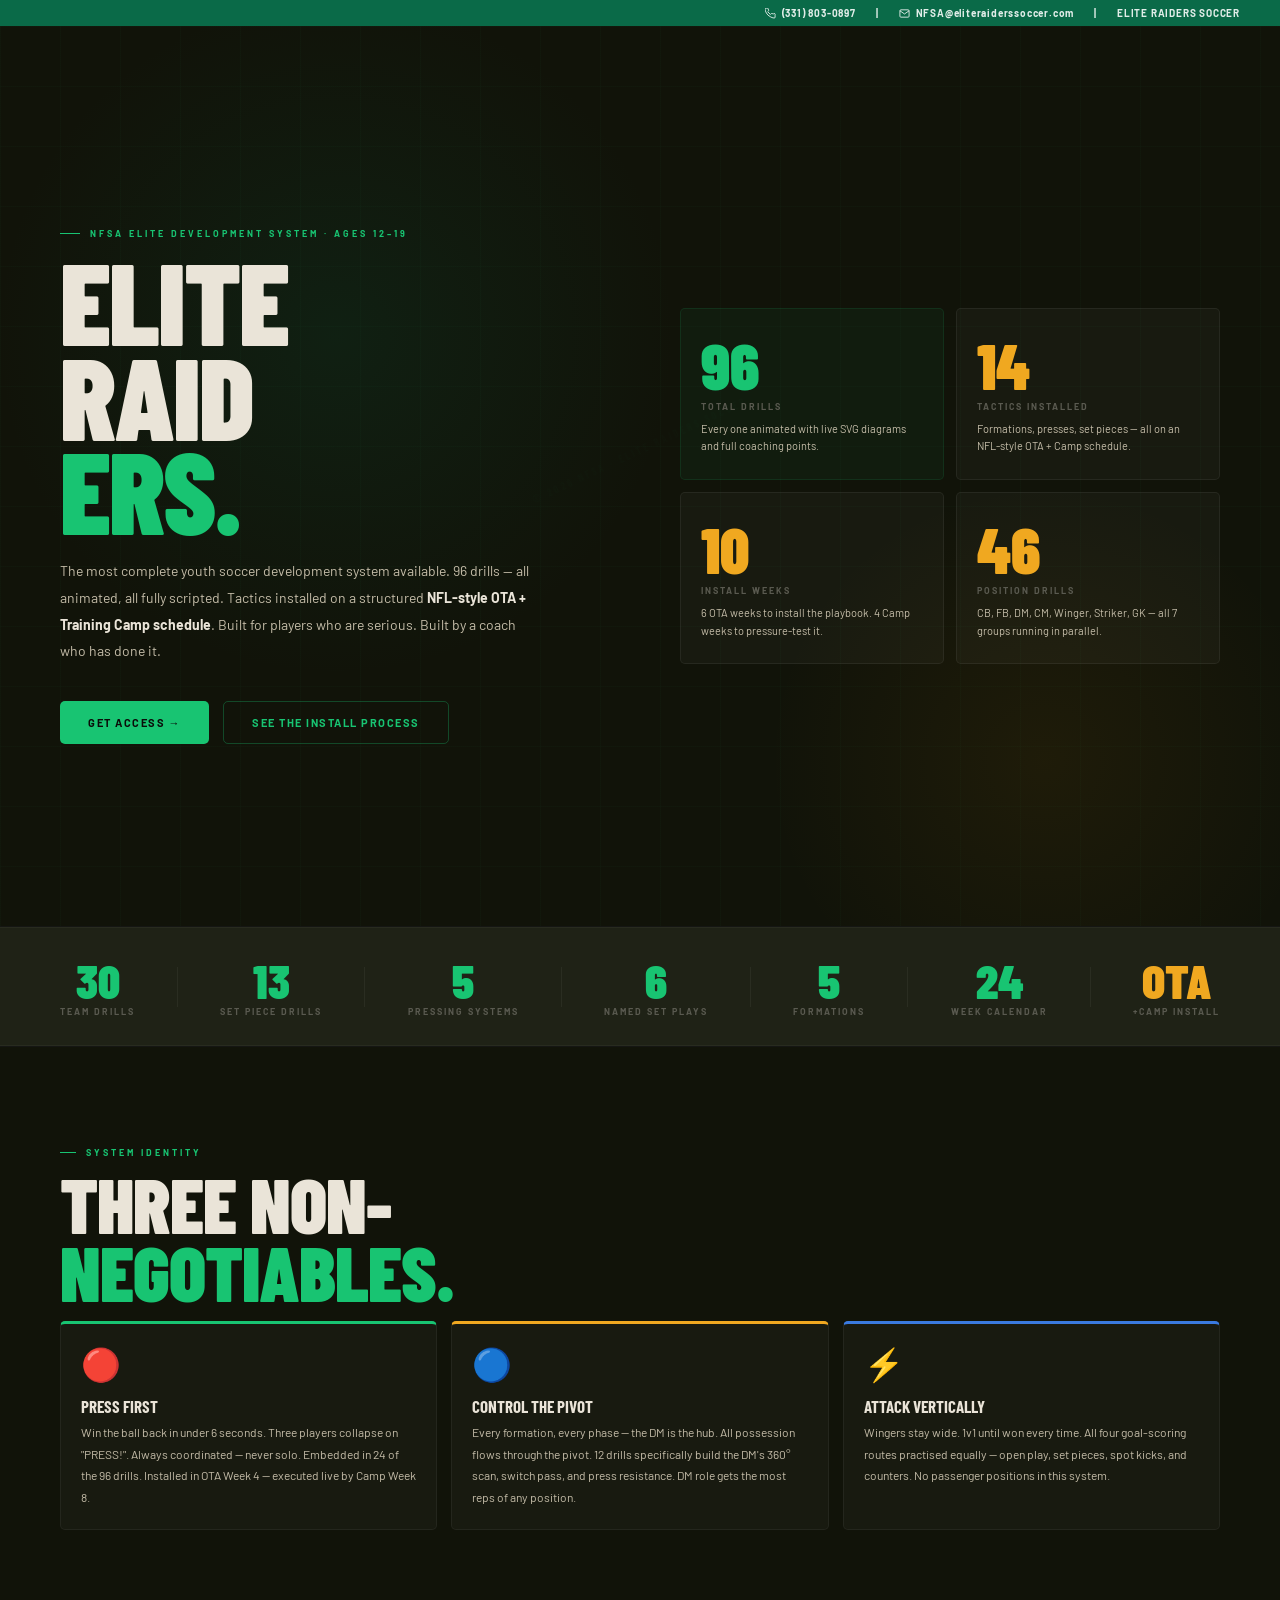
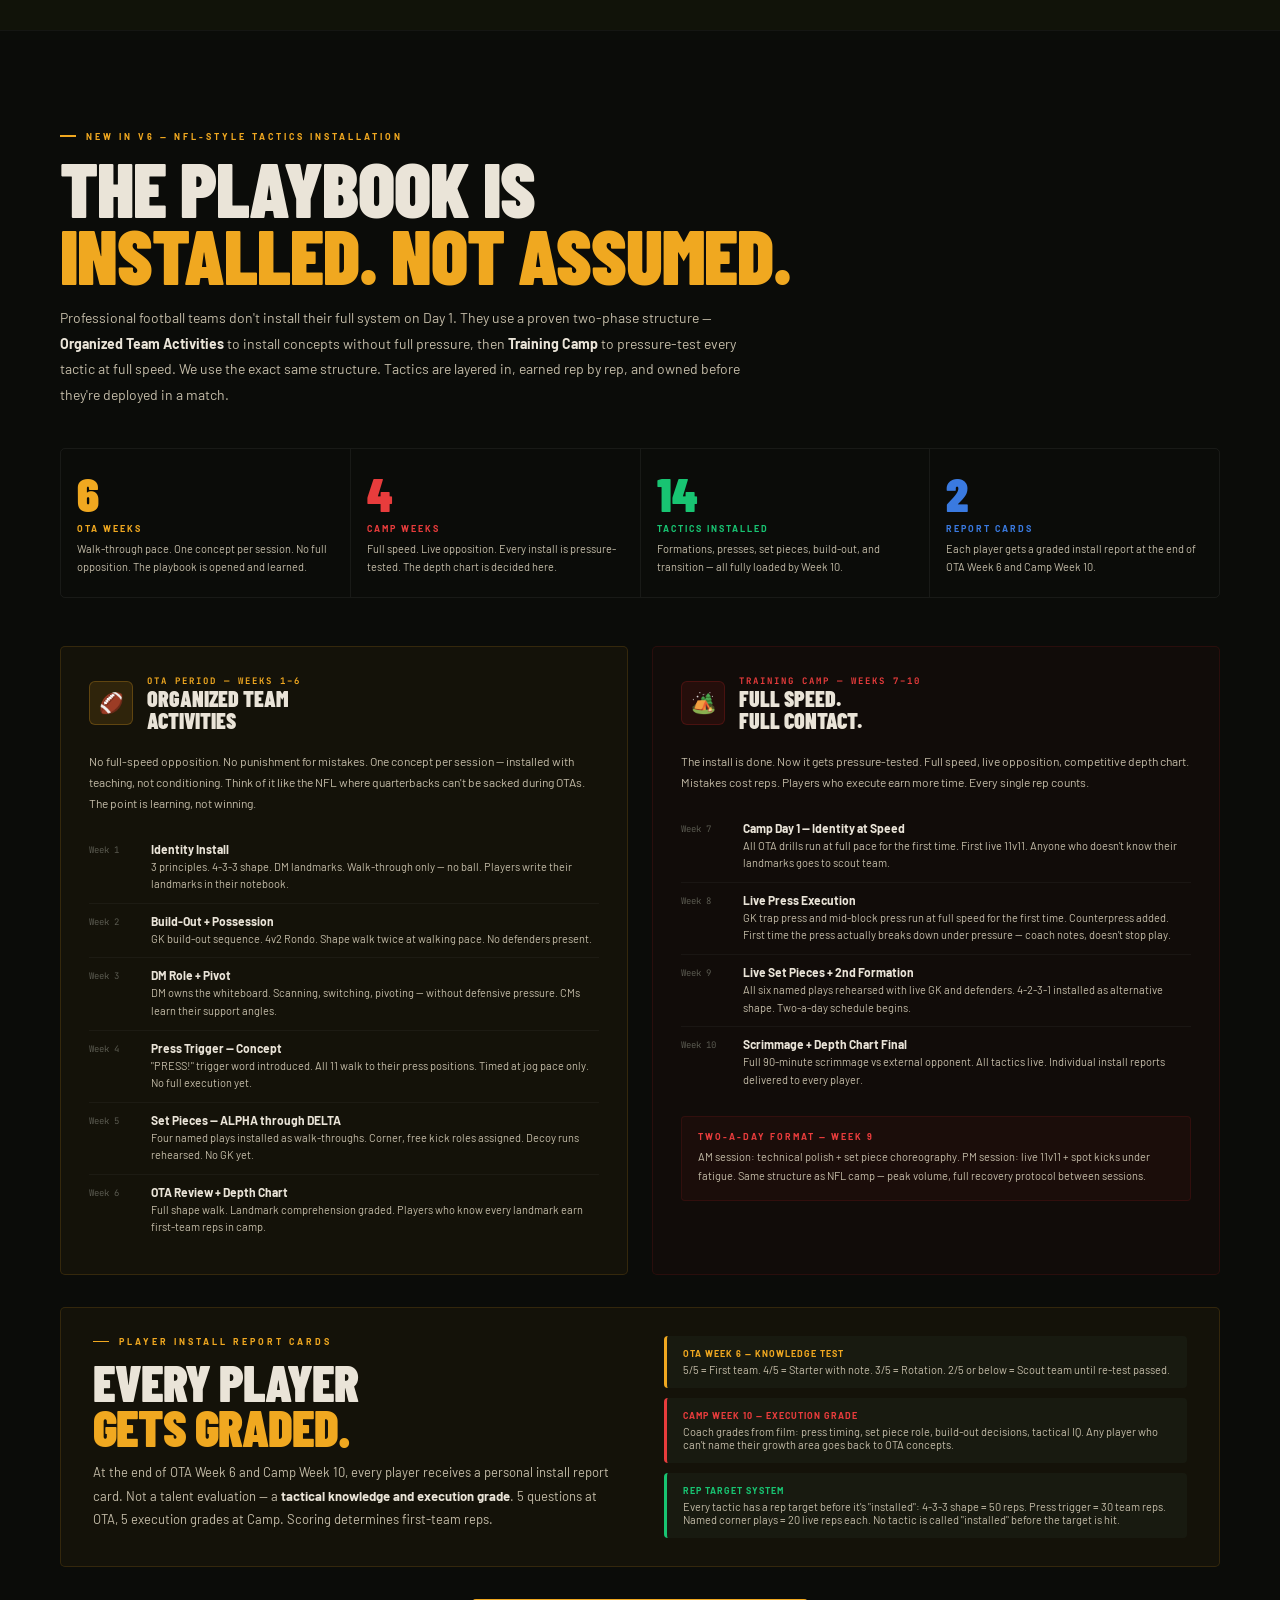
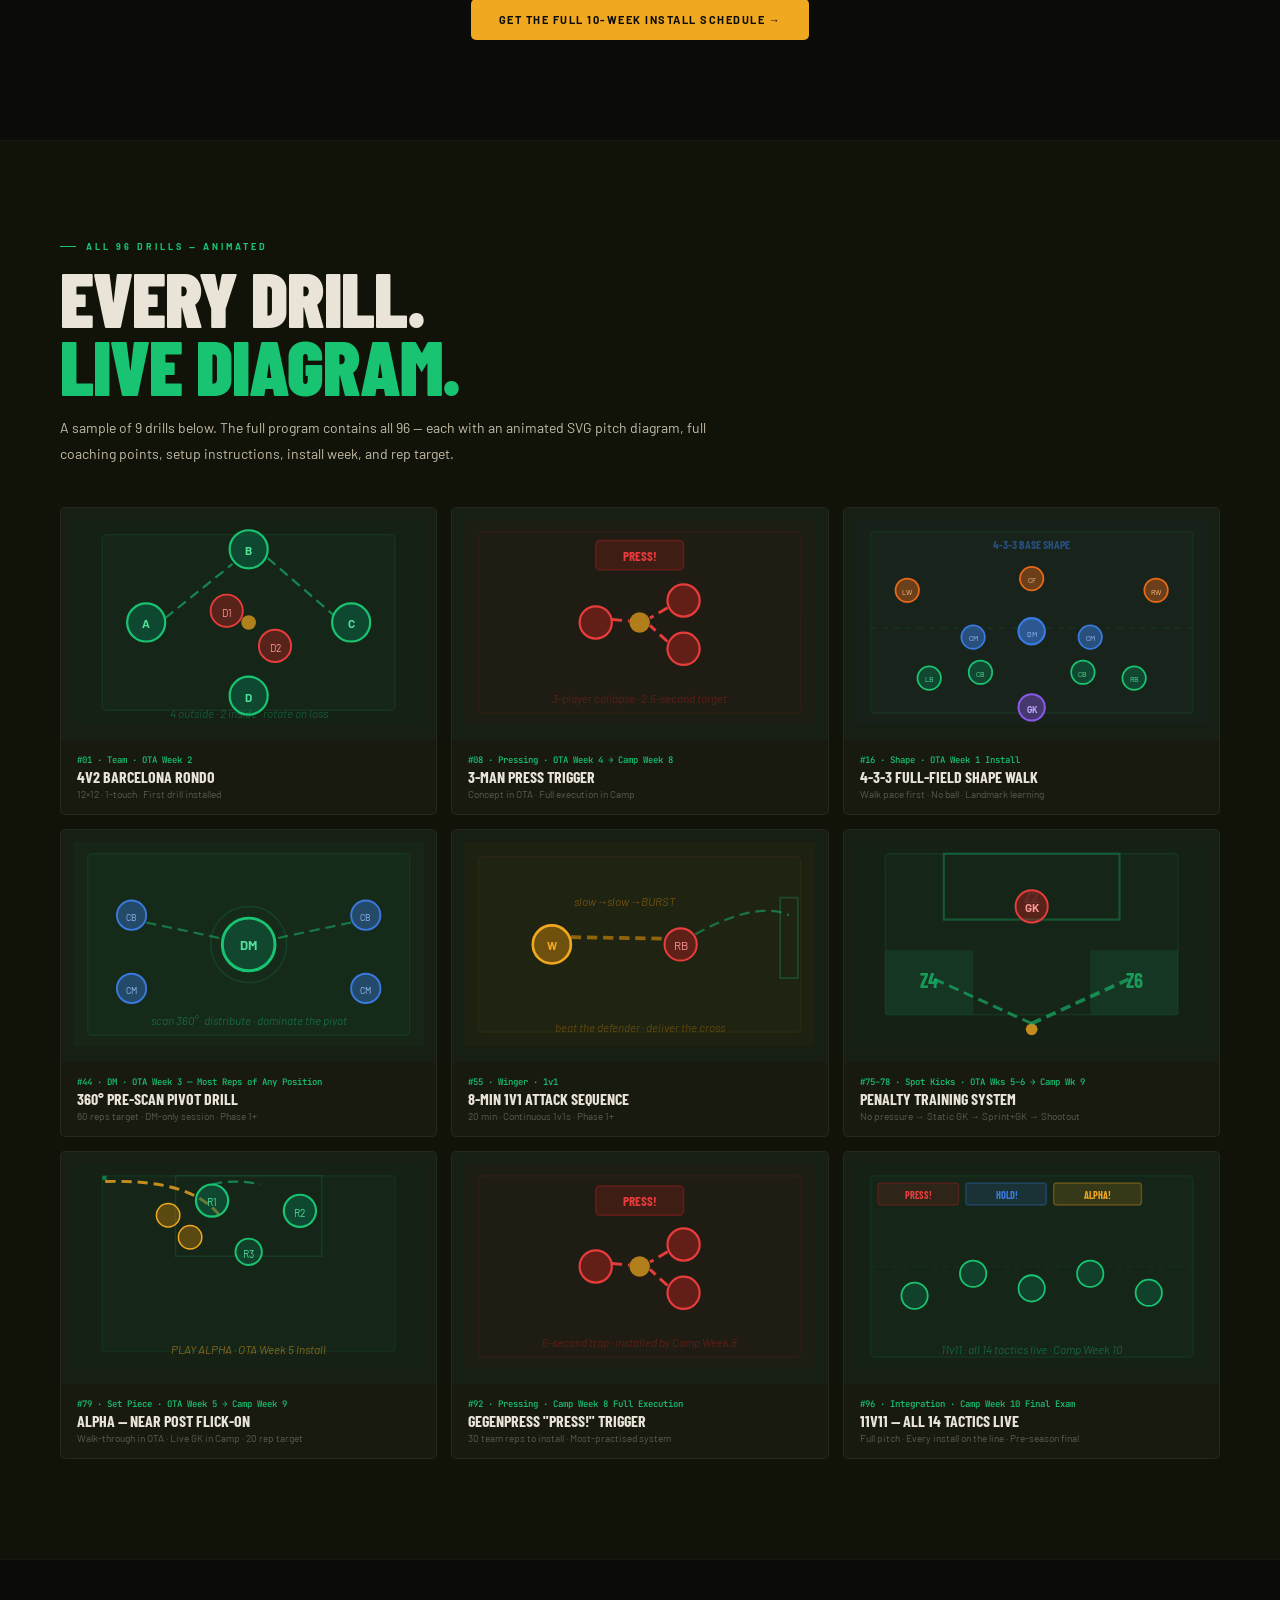
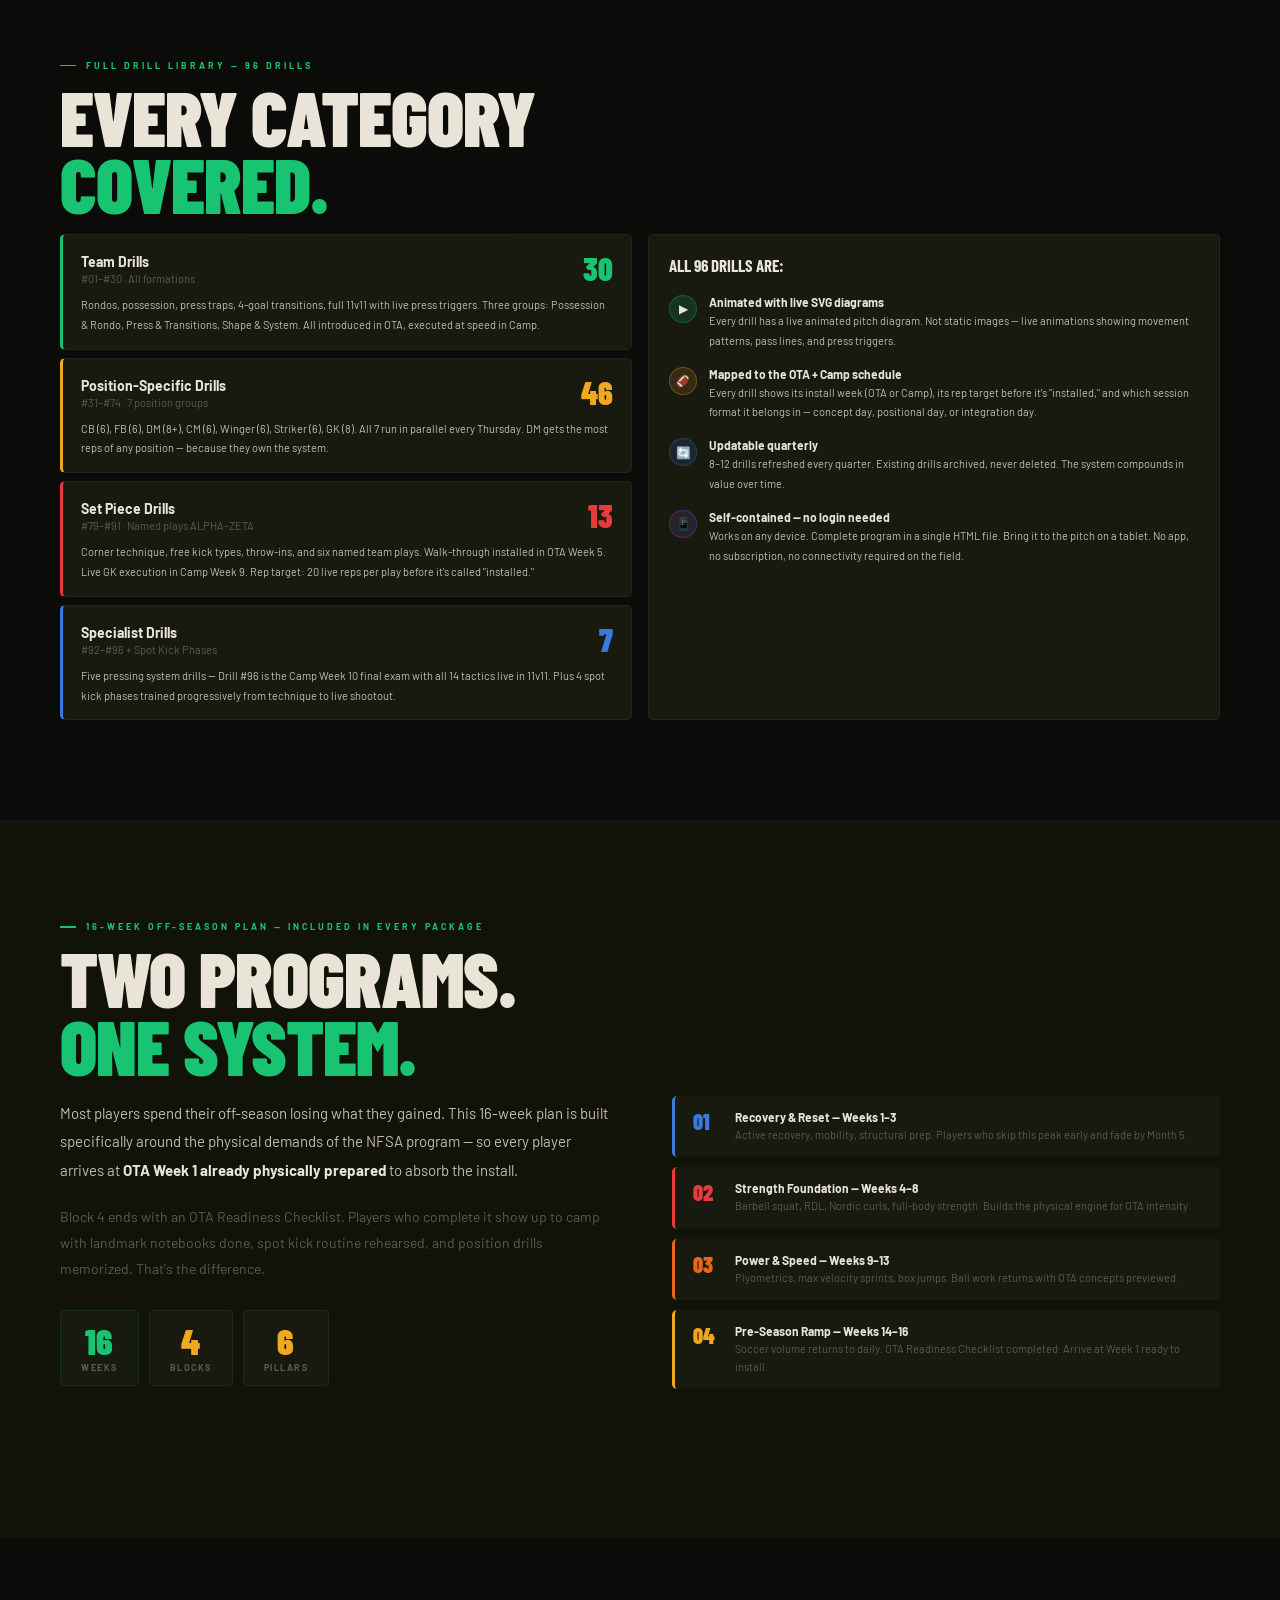
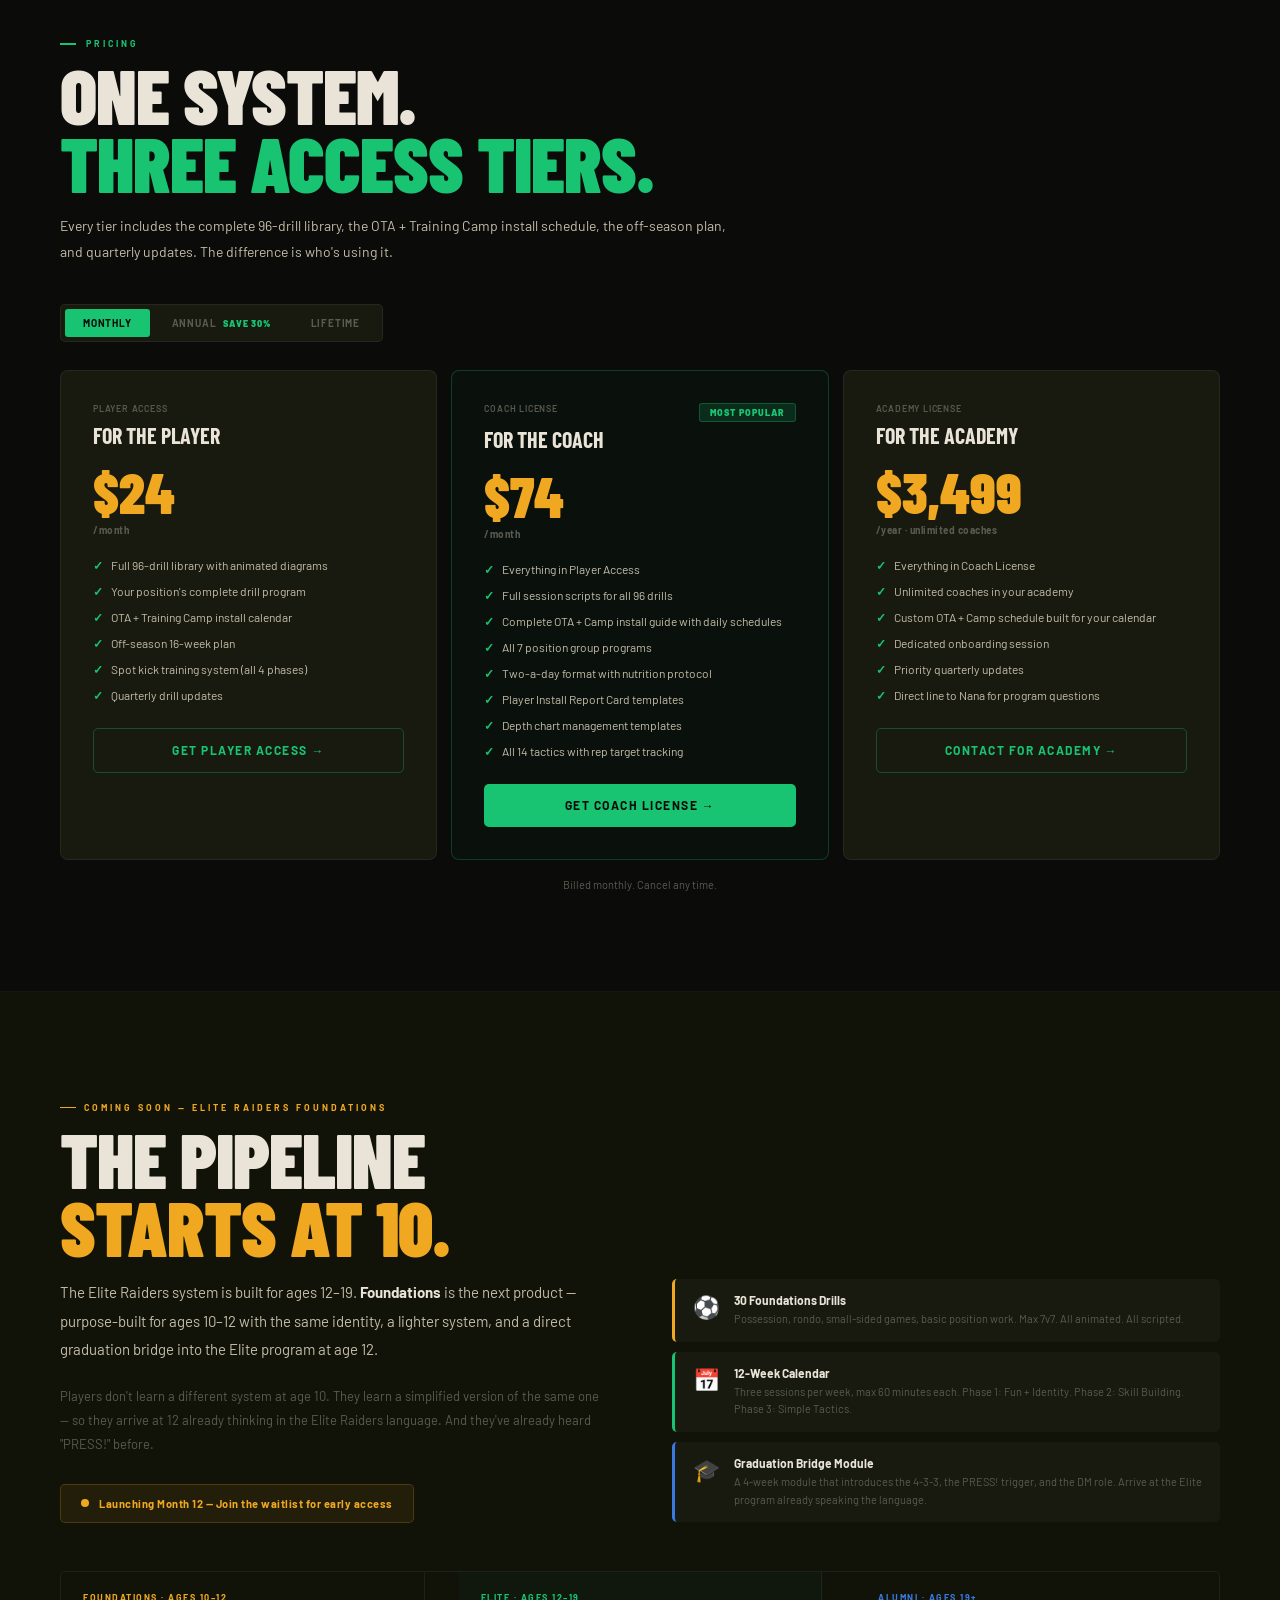
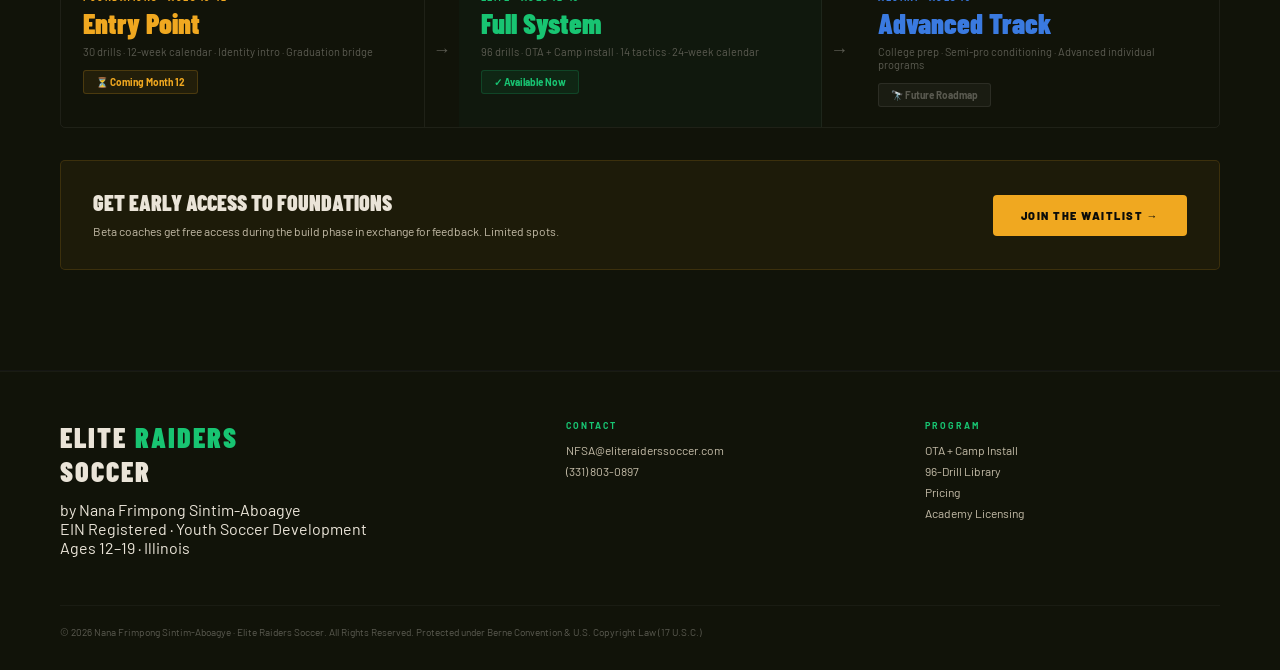
<file: html/index.html>
<!DOCTYPE html>
<html lang="en">
<head>
<meta charset="UTF-8">
<meta name="viewport" content="width=device-width, initial-scale=1.0">
<meta name="description" content="The most complete youth soccer development system. 96 drills, NFL-style OTA + Training Camp tactics installation, 5 formations. Ages 12–19.">
<title>Elite Raiders Soccer — NFSA Elite Development System v6</title>
<link rel="icon" type="image/svg+xml" href="data:image/svg+xml,<svg xmlns='http://www.w3.org/2000/svg' viewBox='0 0 32 32'><rect width='32' height='32' rx='4' fill='%230B0C09'/><text x='16' y='22' text-anchor='middle' fill='%2318C472' font-size='13' font-weight='900' font-family='sans-serif'>ER</text></svg>">
<link href="https://fonts.googleapis.com/css2?family=Barlow+Condensed:wght@400;600;700;900&family=Barlow:wght@300;400;500;600&family=JetBrains+Mono:wght@400;500&display=swap" rel="stylesheet">
<style>
:root{
  --dk:#0B0C09;--dk2:#111309;--dk3:#181A10;--dk4:#1F2216;--dk5:#262820;
  --green:#0A6A48;--lime:#18C472;--lime2:#52E09A;--limebg:rgba(24,196,114,.07);
  --gold:#C08008;--gold2:#F0A820;--goldbg:rgba(192,128,8,.08);
  --red:#B82020;--red2:#E83C3C;--redbg:rgba(184,32,32,.08);
  --blue:#1040A0;--blue2:#3A7AE0;--bluebg:rgba(16,64,160,.08);
  --orange2:#E86818;--purple2:#8858E8;
  --cream:#EAE4D8;--cream2:#C4BCA8;--mist:#5A5A50;--mist2:#2A2A22;--r:5px;
}
*,*::before,*::after{box-sizing:border-box;margin:0;padding:0;}
html{scroll-behavior:smooth;}
body{font-family:'Barlow',sans-serif;background:var(--dk);color:var(--cream);overflow-x:hidden;}
a{text-decoration:none;color:inherit;}
button{font-family:inherit;cursor:pointer;border:none;background:none;}
body::before{content:'© 2026 NFSA · ELITE RAIDERS SOCCER';position:fixed;inset:0;z-index:9999;pointer-events:none;display:flex;align-items:center;justify-content:center;font-size:10px;font-weight:700;letter-spacing:3px;color:rgba(24,196,114,.015);transform:rotate(-25deg);white-space:nowrap;font-family:'Barlow Condensed',sans-serif;}

/* contact bar */
.cbar{background:var(--green);padding:7px 40px;display:flex;align-items:center;justify-content:flex-end;gap:20px;flex-wrap:wrap;}
.cbar a,.cbar span{font-size:10px;font-weight:700;letter-spacing:.8px;color:rgba(255,255,255,.88);display:inline-flex;align-items:center;gap:6px;transition:color .15s;}
.cbar a:hover{color:#fff;}
.cbar-sep{color:rgba(255,255,255,.2);font-size:10px;}
.cbar-brand{font-size:10px;font-weight:900;letter-spacing:3px;color:#fff;text-transform:uppercase;}

/* HERO */
.hero{min-height:100vh;background:var(--dk2);display:flex;flex-direction:column;justify-content:center;position:relative;overflow:hidden;}
.hero-bg{position:absolute;inset:0;background-image:linear-gradient(rgba(24,196,114,.022) 1px,transparent 1px),linear-gradient(90deg,rgba(24,196,114,.022) 1px,transparent 1px);background-size:60px 60px;}
.hero-glow1{position:absolute;top:-10%;left:-5%;width:800px;height:800px;background:radial-gradient(circle,rgba(10,106,72,.15) 0%,transparent 60%);pointer-events:none;}
.hero-glow2{position:absolute;bottom:-15%;right:-5%;width:600px;height:600px;background:radial-gradient(circle,rgba(192,128,8,.08) 0%,transparent 65%);pointer-events:none;}
.hero-inner{max-width:1400px;margin:0 auto;padding:100px 60px 80px;display:grid;grid-template-columns:1fr 1fr;gap:80px;align-items:center;position:relative;z-index:1;}
@media(max-width:900px){.hero-inner{grid-template-columns:1fr;gap:48px;padding:80px 28px 60px;}}
.hero-eyebrow{font-size:9px;font-weight:700;letter-spacing:3px;text-transform:uppercase;color:var(--lime);margin-bottom:14px;display:flex;align-items:center;gap:10px;}
.hero-eyebrow::before{content:'';width:20px;height:1.5px;background:var(--lime);}
.hero h1{font-family:'Barlow Condensed',sans-serif;font-size:clamp(64px,9vw,120px);font-weight:900;line-height:.82;letter-spacing:-2px;text-transform:uppercase;margin-bottom:22px;}
.hero h1 em{color:var(--lime);font-style:normal;}
.hero-desc{font-size:14px;color:var(--cream2);line-height:1.9;max-width:480px;margin-bottom:36px;}
.btn{display:inline-flex;align-items:center;gap:10px;font-weight:700;font-size:11px;letter-spacing:1.5px;text-transform:uppercase;padding:14px 28px;border-radius:var(--r);transition:all .2s;cursor:pointer;}
.btn-primary{background:var(--lime);color:var(--dk);}
.btn-primary:hover{background:var(--lime2);transform:translateY(-2px);}
.btn-secondary{border:1.5px solid rgba(24,196,114,.3);color:var(--lime);}
.btn-secondary:hover{border-color:var(--lime);background:rgba(24,196,114,.06);}
.btn-gold{background:var(--gold2);color:var(--dk);}
.btn-gold:hover{background:#ffc040;transform:translateY(-2px);}
.btn-row{display:flex;gap:14px;flex-wrap:wrap;}

/* stat grid */
.stat-grid{display:grid;grid-template-columns:1fr 1fr;gap:12px;}
.stat-box{background:rgba(255,255,255,.03);border:1px solid rgba(255,255,255,.06);border-radius:var(--r);padding:24px 20px;}
.stat-n{font-family:'Barlow Condensed',sans-serif;font-size:64px;font-weight:900;color:var(--gold2);line-height:1;margin-bottom:4px;}
.stat-l{font-size:9px;color:var(--mist);text-transform:uppercase;letter-spacing:2px;font-weight:700;margin-bottom:8px;}
.stat-d{font-size:11px;color:var(--cream2);line-height:1.6;}
.stat-box.accent{background:rgba(24,196,114,.05);border-color:rgba(24,196,114,.12);}
.stat-box.accent .stat-n{color:var(--lime);}

/* sections */
.sec{padding:100px 60px;}
@media(max-width:768px){.sec{padding:64px 28px;}}
.sec-inner{max-width:1400px;margin:0 auto;}
.eyebrow{font-size:9px;font-weight:700;letter-spacing:3px;text-transform:uppercase;color:var(--lime);margin-bottom:12px;display:flex;align-items:center;gap:10px;}
.eyebrow::before{content:'';width:16px;height:1.5px;background:var(--lime);}
.eyebrow-gold{font-size:9px;font-weight:700;letter-spacing:3px;text-transform:uppercase;color:var(--gold2);margin-bottom:12px;display:flex;align-items:center;gap:10px;}
.eyebrow-gold::before{content:'';width:16px;height:1.5px;background:var(--gold2);}
.sh2{font-family:'Barlow Condensed',sans-serif;font-size:clamp(44px,6vw,80px);font-weight:900;text-transform:uppercase;line-height:.88;letter-spacing:-1px;margin-bottom:16px;}
.sh2 em{color:var(--lime);font-style:normal;}
.sh2 em.gold{color:var(--gold2);}
.lead{font-size:14px;color:var(--cream2);line-height:1.85;max-width:680px;margin-bottom:40px;}
.divider{height:1px;background:rgba(255,255,255,.04);margin:0;}

/* grids */
.g2{display:grid;grid-template-columns:1fr 1fr;gap:16px;}
.g3{display:grid;grid-template-columns:repeat(3,1fr);gap:14px;}
.g4{display:grid;grid-template-columns:repeat(4,1fr);gap:12px;}
@media(max-width:1000px){.g3{grid-template-columns:1fr 1fr;}.g4{grid-template-columns:1fr 1fr;}}
@media(max-width:900px){.g2,.g3,.g4{grid-template-columns:1fr;}.twocol{grid-template-columns:1fr !important;}}

/* cards */
.card{background:var(--dk3);border:1px solid rgba(255,255,255,.055);border-radius:var(--r);padding:20px;}
.card-hd{font-family:'Barlow Condensed',sans-serif;font-size:17px;font-weight:700;text-transform:uppercase;color:var(--cream);margin-bottom:6px;}
.card-sub{font-size:9px;color:var(--mist);margin-bottom:8px;font-weight:600;letter-spacing:.8px;text-transform:uppercase;}
.card-text{font-size:12px;color:var(--cream2);line-height:1.8;}
.lcard{background:var(--dk3);border:1px solid rgba(255,255,255,.055);border-radius:var(--r);border-left:3px solid var(--ac,var(--lime));padding:14px 18px;}

/* drill showcase */
.drill-showcase{display:grid;grid-template-columns:repeat(3,1fr);gap:14px;}
@media(max-width:900px){.drill-showcase{grid-template-columns:1fr 1fr;}}
@media(max-width:600px){.drill-showcase{grid-template-columns:1fr;}}
.dscard{background:var(--dk3);border:1px solid rgba(255,255,255,.06);border-radius:var(--r);overflow:hidden;cursor:pointer;transition:border-color .2s,transform .15s;}
.dscard:hover{border-color:rgba(24,196,114,.2);transform:translateY(-3px);}
.dscard-pitch{background:rgba(10,106,72,.06);padding:12px;}
.dscard-info{padding:14px 16px;}
.dscard-num{font-family:'JetBrains Mono',monospace;font-size:9px;color:var(--lime);font-weight:500;}
.dscard-name{font-family:'Barlow Condensed',sans-serif;font-size:16px;font-weight:700;text-transform:uppercase;color:var(--cream);margin:3px 0;line-height:1;}
.dscard-meta{font-size:10px;color:var(--mist);}

/* animations */
.dash-flow{stroke-dasharray:7 4;animation:dashA 1.8s linear infinite;}
.dash-slow{stroke-dasharray:7 4;animation:dashA 3s linear infinite;}
.dash-r{stroke-dasharray:7 4;animation:dashA 1.8s linear infinite reverse;}
@keyframes dashA{to{stroke-dashoffset:-22;}}
.pulse{animation:pulseA 2s ease-out infinite;}
@keyframes pulseA{0%{r:10;opacity:.5;}100%{r:20;opacity:0;}}
.bob{animation:bobA 2.2s ease-in-out infinite;}
@keyframes bobA{0%,100%{transform:translateY(0);}50%{transform:translateY(-5px);}}
@keyframes pulse-gold{0%{box-shadow:0 0 0 0 rgba(240,168,32,.5);}100%{box-shadow:0 0 0 10px rgba(240,168,32,0);}}

/* drill count banner */
.drill-banner{background:var(--dk4);border-top:1px solid rgba(255,255,255,.04);border-bottom:1px solid rgba(255,255,255,.04);padding:28px 60px;}
.drill-banner-inner{max-width:1400px;margin:0 auto;display:flex;align-items:center;justify-content:space-between;gap:32px;flex-wrap:wrap;}
.db-stat{text-align:center;}
.db-n{font-family:'Barlow Condensed',sans-serif;font-size:48px;font-weight:900;color:var(--lime);line-height:1;}
.db-l{font-size:9px;text-transform:uppercase;letter-spacing:2px;color:var(--mist);font-weight:700;margin-top:2px;}

/* OTA/Camp install section */
.phase-track{display:grid;grid-template-columns:1fr 1fr;gap:24px;}
@media(max-width:900px){.phase-track{grid-template-columns:1fr;}}
.phase-block{border-radius:var(--r);padding:28px;border:1px solid rgba(255,255,255,.06);}
.phase-block.ota{background:rgba(240,168,32,.04);border-color:rgba(240,168,32,.15);}
.phase-block.camp{background:rgba(184,32,32,.04);border-color:rgba(184,32,32,.15);}
.phase-header{display:flex;align-items:center;gap:14px;margin-bottom:20px;}
.phase-icon{width:44px;height:44px;border-radius:6px;display:flex;align-items:center;justify-content:center;font-size:20px;flex-shrink:0;}
.phase-icon.ota{background:rgba(240,168,32,.12);border:1px solid rgba(240,168,32,.25);}
.phase-icon.camp{background:rgba(184,32,32,.12);border:1px solid rgba(184,32,32,.25);}
.phase-label{font-family:'JetBrains Mono',monospace;font-size:9px;font-weight:700;letter-spacing:2px;text-transform:uppercase;}
.phase-label.ota{color:var(--gold2);}
.phase-label.camp{color:var(--red2);}
.phase-title{font-family:'Barlow Condensed',sans-serif;font-size:22px;font-weight:900;text-transform:uppercase;color:var(--cream);line-height:1;}
.week-row{display:flex;gap:10px;align-items:flex-start;padding:10px 0;border-bottom:1px solid rgba(255,255,255,.04);}
.week-row:last-child{border-bottom:none;}
.week-num{font-family:'JetBrains Mono',monospace;font-size:9px;color:var(--mist);min-width:52px;flex-shrink:0;padding-top:2px;}
.week-title{font-size:12px;font-weight:700;color:var(--cream);margin-bottom:2px;}
.week-desc{font-size:11px;color:var(--cream2);line-height:1.6;}

/* tactic table */
.tactic-row{display:grid;grid-template-columns:70px 1fr 80px 80px 100px;gap:0;border-bottom:1px solid rgba(255,255,255,.035);}
.tactic-row:last-child{border-bottom:none;}
.tactic-cell{padding:10px 14px;font-size:11px;color:var(--cream2);}

/* timeline */
.install-timeline{display:flex;gap:0;overflow:hidden;border:1px solid rgba(255,255,255,.06);border-radius:var(--r);}
.it-step{flex:1;padding:20px 16px;border-right:1px solid rgba(255,255,255,.06);position:relative;}
.it-step:last-child{border-right:none;}
.it-num{font-family:'Barlow Condensed',sans-serif;font-size:48px;font-weight:900;line-height:1;margin-bottom:6px;}
.it-label{font-size:9px;font-weight:700;letter-spacing:2px;text-transform:uppercase;margin-bottom:6px;}
.it-desc{font-size:11px;color:var(--cream2);line-height:1.65;}
@media(max-width:900px){.install-timeline{flex-direction:column;}.it-step{border-right:none;border-bottom:1px solid rgba(255,255,255,.06);}}

/* pricing */
.pcard{background:var(--dk3);border:1px solid rgba(255,255,255,.06);border-radius:8px;padding:32px;transition:border-color .2s;}
.pcard.featured{border-color:rgba(24,196,114,.25);background:rgba(10,106,72,.06);}
.price-n{font-family:'Barlow Condensed',sans-serif;font-size:56px;font-weight:900;color:var(--gold2);line-height:1;margin-bottom:4px;}
.price-per{font-size:10px;color:var(--mist);font-weight:700;letter-spacing:.5px;}
.price-list{display:flex;flex-direction:column;gap:8px;margin:20px 0 24px;}
.price-item{font-size:12px;color:var(--cream2);display:flex;align-items:flex-start;gap:8px;line-height:1.5;}
.price-item::before{content:'✓';color:var(--lime);font-weight:700;flex-shrink:0;}
.cta-btn{width:100%;padding:14px;border-radius:var(--r);font-family:'Barlow',sans-serif;font-weight:700;font-size:12px;letter-spacing:1.5px;text-transform:uppercase;cursor:pointer;transition:all .2s;border:none;}
.cta-btn.lime{background:var(--lime);color:var(--dk);}
.cta-btn.lime:hover{background:var(--lime2);}
.cta-btn.outline{border:1.5px solid rgba(24,196,114,.3);color:var(--lime);background:none;}
.cta-btn.outline:hover{border-color:var(--lime);}
.toggle-row{display:flex;gap:4px;background:var(--dk3);border:1px solid rgba(255,255,255,.06);border-radius:var(--r);padding:4px;width:fit-content;margin-bottom:28px;}
.tbtn{font-size:10px;font-weight:700;letter-spacing:.8px;text-transform:uppercase;padding:8px 18px;border-radius:3px;color:var(--mist);cursor:pointer;transition:all .15s;}
.tbtn.active{background:var(--lime);color:var(--dk);}

/* footer */
footer{background:var(--dk2);border-top:1px solid rgba(255,255,255,.04);padding:48px 60px 32px;}
.footer-inner{max-width:1400px;margin:0 auto;}
.footer-grid{display:grid;grid-template-columns:1.5fr 1fr 1fr;gap:64px;margin-bottom:48px;}
@media(max-width:800px){.footer-grid{grid-template-columns:1fr;gap:32px;}}
.footer-brand{font-family:'Barlow Condensed',sans-serif;font-size:28px;font-weight:900;letter-spacing:2px;color:var(--cream);text-transform:uppercase;}
.footer-brand em{color:var(--lime);font-style:normal;}
.footer-h{font-size:9px;font-weight:700;letter-spacing:2px;text-transform:uppercase;color:var(--lime);margin-bottom:12px;}
.footer-link{font-size:12px;color:var(--cream2);display:block;margin-bottom:7px;transition:color .15s;}
.footer-link:hover{color:var(--lime);}
.footer-bottom{border-top:1px solid rgba(255,255,255,.04);padding-top:20px;display:flex;justify-content:space-between;align-items:center;flex-wrap:wrap;gap:12px;}

/* contact modal */
.cmodal-overlay{display:none;position:fixed;inset:0;z-index:10000;background:rgba(0,0,0,.75);backdrop-filter:blur(4px);align-items:center;justify-content:center;padding:20px;}
.cmodal-overlay.open{display:flex;}
.cmodal-box{background:var(--dk3);border:1px solid rgba(255,255,255,.1);border-radius:var(--r);padding:36px;max-width:480px;width:100%;position:relative;}
.cmodal-close{position:absolute;top:14px;right:16px;color:var(--mist);font-size:18px;line-height:1;background:none;border:none;cursor:pointer;transition:color .15s;}
.cmodal-close:hover{color:var(--cream);}
.cmodal-title{font-family:'Barlow Condensed',sans-serif;font-size:28px;font-weight:900;text-transform:uppercase;color:var(--cream);margin-bottom:4px;}
.cmodal-sub{font-size:11px;color:var(--mist);margin-bottom:24px;letter-spacing:.5px;}
.cmodal-label{display:block;font-size:9px;font-weight:700;letter-spacing:2px;text-transform:uppercase;color:var(--mist);margin-bottom:6px;}
.cmodal-input{width:100%;background:var(--dk2);border:1px solid rgba(255,255,255,.1);border-radius:3px;padding:10px 14px;color:var(--cream);font-family:'Barlow',sans-serif;font-size:13px;outline:none;transition:border-color .15s;}
.cmodal-input:focus{border-color:rgba(24,196,114,.5);}
.cmodal-field{margin-bottom:14px;}
.cmodal-field:last-of-type{margin-bottom:20px;}
.cmodal-submit{width:100%;background:var(--lime);color:var(--dk);font-family:'Barlow',sans-serif;font-size:11px;font-weight:900;letter-spacing:1.5px;text-transform:uppercase;padding:14px;border-radius:3px;border:none;cursor:pointer;transition:background .2s;}
.cmodal-submit:hover{background:var(--lime2);}
.cmodal-submit:disabled{opacity:.6;cursor:not-allowed;}
.cmodal-msg{display:none;margin-top:14px;text-align:center;font-size:12px;font-weight:700;}
.cmodal-success{color:var(--lime);}
.cmodal-error{color:#E83C3C;}
</style>
</head>
<body>

<!-- CONTACT BAR -->
<div class="cbar">
  <a href="tel:+13318030897"><svg width="11" height="11" viewBox="0 0 24 24" fill="none"><path d="M22 16.92v3a2 2 0 01-2.18 2 19.79 19.79 0 01-8.63-3.07A19.5 19.5 0 013.07 11a19.79 19.79 0 01-3.07-8.67A2 2 0 012 .18h3a2 2 0 012 1.72c.127.96.361 1.903.7 2.81a2 2 0 01-.45 2.11L6.09 7.91a16 16 0 006 6l1.27-1.27a2 2 0 012.11-.45c.907.339 1.85.573 2.81.7A2 2 0 0122 14.92v2z" stroke="currentColor" stroke-width="2"/></svg>(331) 803-0897</a>
  <span class="cbar-sep">|</span>
  <button onclick="openContactModal('General Inquiry','Get In Touch')" style="background:none;border:none;cursor:pointer;font-family:inherit;font-size:10px;font-weight:700;letter-spacing:.8px;color:rgba(255,255,255,.88);display:inline-flex;align-items:center;gap:6px;padding:0;" onmouseover="this.style.color='#fff'" onmouseout="this.style.color='rgba(255,255,255,.88)'">
    <svg width="11" height="11" viewBox="0 0 24 24" fill="none"><path d="M4 4h16c1.1 0 2 .9 2 2v12c0 1.1-.9 2-2 2H4c-1.1 0-2-.9-2-2V6c0-1.1.9-2 2-2z" stroke="currentColor" stroke-width="2"/><polyline points="22,6 12,13 2,6" stroke="currentColor" stroke-width="2"/></svg>
    NFSA@eliteraiderssoccer.com
  </button>
  <span class="cbar-sep">|</span>
  <span class="cbar-brand">Elite Raiders Soccer</span>
</div>

<!-- ═══════ HERO ════════════════════════════════════════════ -->
<section class="hero">
  <div class="hero-bg"></div>
  <div class="hero-glow1"></div>
  <div class="hero-glow2"></div>
  <div class="hero-inner">
    <div>
      <div class="hero-eyebrow">NFSA Elite Development System · Ages 12–19</div>
      <h1>ELITE<br>RAID<br><em>ERS.</em></h1>
      <p class="hero-desc">The most complete youth soccer development system available. 96 drills — all animated, all fully scripted. Tactics installed on a structured <strong style="color:var(--cream);">NFL-style OTA + Training Camp schedule</strong>. Built for players who are serious. Built by a coach who has done it.</p>
      <div class="btn-row">
        <button onclick="openContactModal('General Inquiry','Get Access')" class="btn btn-primary">Get Access →</button>
        <a href="#install" class="btn btn-secondary">See the Install Process</a>
      </div>
    </div>
    <div>
      <div class="stat-grid">
        <div class="stat-box accent">
          <div class="stat-n">96</div>
          <div class="stat-l">Total Drills</div>
          <div class="stat-d">Every one animated with live SVG diagrams and full coaching points.</div>
        </div>
        <div class="stat-box">
          <div class="stat-n">14</div>
          <div class="stat-l">Tactics Installed</div>
          <div class="stat-d">Formations, presses, set pieces — all on an NFL-style OTA + Camp schedule.</div>
        </div>
        <div class="stat-box">
          <div class="stat-n">10</div>
          <div class="stat-l">Install Weeks</div>
          <div class="stat-d">6 OTA weeks to install the playbook. 4 Camp weeks to pressure-test it.</div>
        </div>
        <div class="stat-box">
          <div class="stat-n">46</div>
          <div class="stat-l">Position Drills</div>
          <div class="stat-d">CB, FB, DM, CM, Winger, Striker, GK — all 7 groups running in parallel.</div>
        </div>
      </div>
    </div>
  </div>
</section>

<div class="divider"></div>

<!-- DRILL COUNT BANNER -->
<div class="drill-banner">
  <div class="drill-banner-inner">
    <div class="db-stat"><div class="db-n">30</div><div class="db-l">Team Drills</div></div>
    <div style="width:1px;height:40px;background:rgba(255,255,255,.05);"></div>
    <div class="db-stat"><div class="db-n">13</div><div class="db-l">Set Piece Drills</div></div>
    <div style="width:1px;height:40px;background:rgba(255,255,255,.05);"></div>
    <div class="db-stat"><div class="db-n">5</div><div class="db-l">Pressing Systems</div></div>
    <div style="width:1px;height:40px;background:rgba(255,255,255,.05);"></div>
    <div class="db-stat"><div class="db-n">6</div><div class="db-l">Named Set Plays</div></div>
    <div style="width:1px;height:40px;background:rgba(255,255,255,.05);"></div>
    <div class="db-stat"><div class="db-n">5</div><div class="db-l">Formations</div></div>
    <div style="width:1px;height:40px;background:rgba(255,255,255,.05);"></div>
    <div class="db-stat"><div class="db-n">24</div><div class="db-l">Week Calendar</div></div>
    <div style="width:1px;height:40px;background:rgba(255,255,255,.05);"></div>
    <div class="db-stat"><div class="db-n" style="color:var(--gold2);">OTA</div><div class="db-l">+Camp Install</div></div>
  </div>
</div>

<div class="divider"></div>

<!-- ═══════ SYSTEM IDENTITY ══════════════════════════════ -->
<section class="sec" style="background:var(--dk2);">
  <div class="sec-inner">
    <div class="eyebrow">System Identity</div>
    <div class="sh2">THREE NON-<br><em>NEGOTIABLES.</em></div>
    <div class="g3">
      <div class="card" style="border-top:3px solid var(--lime);">
        <div style="font-size:32px;margin-bottom:12px;">🔴</div>
        <div class="card-hd">Press First</div>
        <div class="card-text">Win the ball back in under 6 seconds. Three players collapse on "PRESS!". Always coordinated — never solo. Embedded in 24 of the 96 drills. Installed in OTA Week 4 — executed live by Camp Week 8.</div>
      </div>
      <div class="card" style="border-top:3px solid var(--gold2);">
        <div style="font-size:32px;margin-bottom:12px;">🔵</div>
        <div class="card-hd">Control the Pivot</div>
        <div class="card-text">Every formation, every phase — the DM is the hub. All possession flows through the pivot. 12 drills specifically build the DM's 360° scan, switch pass, and press resistance. DM role gets the most reps of any position.</div>
      </div>
      <div class="card" style="border-top:3px solid var(--blue2);">
        <div style="font-size:32px;margin-bottom:12px;">⚡</div>
        <div class="card-hd">Attack Vertically</div>
        <div class="card-text">Wingers stay wide. 1v1 until won every time. All four goal-scoring routes practised equally — open play, set pieces, spot kicks, and counters. No passenger positions in this system.</div>
      </div>
    </div>
  </div>
</section>

<div class="divider"></div>

<!-- ═══════ NFL-STYLE TACTICS INSTALL ══════════════════════ -->
<section class="sec" id="install">
  <div class="sec-inner">
    <div class="eyebrow-gold">New in v6 — NFL-Style Tactics Installation</div>
    <div class="sh2">THE PLAYBOOK IS<br><em class="gold">INSTALLED. NOT ASSUMED.</em></div>
    <p class="lead">Professional football teams don't install their full system on Day 1. They use a proven two-phase structure — <strong style="color:var(--cream);">Organized Team Activities</strong> to install concepts without full pressure, then <strong style="color:var(--cream);">Training Camp</strong> to pressure-test every tactic at full speed. We use the exact same structure. Tactics are layered in, earned rep by rep, and owned before they're deployed in a match.</p>

    <!-- THE 4-STEP TIMELINE -->
    <div class="install-timeline" style="margin-bottom:48px;">
      <div class="it-step">
        <div class="it-num" style="color:var(--gold2);">6</div>
        <div class="it-label" style="color:var(--gold2);">OTA Weeks</div>
        <div class="it-desc">Walk-through pace. One concept per session. No full opposition. The playbook is opened and learned.</div>
      </div>
      <div class="it-step">
        <div class="it-num" style="color:var(--red2);">4</div>
        <div class="it-label" style="color:var(--red2);">Camp Weeks</div>
        <div class="it-desc">Full speed. Live opposition. Every install is pressure-tested. The depth chart is decided here.</div>
      </div>
      <div class="it-step">
        <div class="it-num" style="color:var(--lime);">14</div>
        <div class="it-label" style="color:var(--lime);">Tactics Installed</div>
        <div class="it-desc">Formations, presses, set pieces, build-out, and transition — all fully loaded by Week 10.</div>
      </div>
      <div class="it-step">
        <div class="it-num" style="color:var(--blue2);">2</div>
        <div class="it-label" style="color:var(--blue2);">Report Cards</div>
        <div class="it-desc">Each player gets a graded install report at the end of OTA Week 6 and Camp Week 10.</div>
      </div>
    </div>

    <!-- OTA vs CAMP BLOCKS -->
    <div class="phase-track">

      <div class="phase-block ota">
        <div class="phase-header">
          <div class="phase-icon ota">🏈</div>
          <div>
            <div class="phase-label ota">OTA Period — Weeks 1–6</div>
            <div class="phase-title">Organized Team<br>Activities</div>
          </div>
        </div>
        <p style="font-size:12px;color:var(--cream2);line-height:1.75;margin-bottom:18px;">No full-speed opposition. No punishment for mistakes. One concept per session — installed with teaching, not conditioning. Think of it like the NFL where quarterbacks can't be sacked during OTAs. The point is learning, not winning.</p>
        <div>
          <div class="week-row">
            <div class="week-num">Week 1</div>
            <div><div class="week-title">Identity Install</div><div class="week-desc">3 principles. 4-3-3 shape. DM landmarks. Walk-through only — no ball. Players write their landmarks in their notebook.</div></div>
          </div>
          <div class="week-row">
            <div class="week-num">Week 2</div>
            <div><div class="week-title">Build-Out + Possession</div><div class="week-desc">GK build-out sequence. 4v2 Rondo. Shape walk twice at walking pace. No defenders present.</div></div>
          </div>
          <div class="week-row">
            <div class="week-num">Week 3</div>
            <div><div class="week-title">DM Role + Pivot</div><div class="week-desc">DM owns the whiteboard. Scanning, switching, pivoting — without defensive pressure. CMs learn their support angles.</div></div>
          </div>
          <div class="week-row">
            <div class="week-num">Week 4</div>
            <div><div class="week-title">Press Trigger — Concept</div><div class="week-desc">"PRESS!" trigger word introduced. All 11 walk to their press positions. Timed at jog pace only. No full execution yet.</div></div>
          </div>
          <div class="week-row">
            <div class="week-num">Week 5</div>
            <div><div class="week-title">Set Pieces — ALPHA through DELTA</div><div class="week-desc">Four named plays installed as walk-throughs. Corner, free kick roles assigned. Decoy runs rehearsed. No GK yet.</div></div>
          </div>
          <div class="week-row">
            <div class="week-num">Week 6</div>
            <div><div class="week-title">OTA Review + Depth Chart</div><div class="week-desc">Full shape walk. Landmark comprehension graded. Players who know every landmark earn first-team reps in camp.</div></div>
          </div>
        </div>
      </div>

      <div class="phase-block camp">
        <div class="phase-header">
          <div class="phase-icon camp">🏕️</div>
          <div>
            <div class="phase-label camp">Training Camp — Weeks 7–10</div>
            <div class="phase-title">Full Speed.<br>Full Contact.</div>
          </div>
        </div>
        <p style="font-size:12px;color:var(--cream2);line-height:1.75;margin-bottom:18px;">The install is done. Now it gets pressure-tested. Full speed, live opposition, competitive depth chart. Mistakes cost reps. Players who execute earn more time. Every single rep counts.</p>
        <div>
          <div class="week-row">
            <div class="week-num">Week 7</div>
            <div><div class="week-title">Camp Day 1 — Identity at Speed</div><div class="week-desc">All OTA drills run at full pace for the first time. First live 11v11. Anyone who doesn't know their landmarks goes to scout team.</div></div>
          </div>
          <div class="week-row">
            <div class="week-num">Week 8</div>
            <div><div class="week-title">Live Press Execution</div><div class="week-desc">GK trap press and mid-block press run at full speed for the first time. Counterpress added. First time the press actually breaks down under pressure — coach notes, doesn't stop play.</div></div>
          </div>
          <div class="week-row">
            <div class="week-num">Week 9</div>
            <div><div class="week-title">Live Set Pieces + 2nd Formation</div><div class="week-desc">All six named plays rehearsed with live GK and defenders. 4-2-3-1 installed as alternative shape. Two-a-day schedule begins.</div></div>
          </div>
          <div class="week-row">
            <div class="week-num">Week 10</div>
            <div><div class="week-title">Scrimmage + Depth Chart Final</div><div class="week-desc">Full 90-minute scrimmage vs external opponent. All tactics live. Individual install reports delivered to every player.</div></div>
          </div>
        </div>
        <div style="margin-top:18px;padding:14px 16px;background:rgba(184,32,32,.06);border:1px solid rgba(184,32,32,.15);border-radius:4px;">
          <div style="font-size:9px;font-weight:700;letter-spacing:2px;text-transform:uppercase;color:var(--red2);margin-bottom:6px;">Two-A-Day Format — Week 9</div>
          <div style="font-size:11px;color:var(--cream2);line-height:1.7;">AM session: technical polish + set piece choreography. PM session: live 11v11 + spot kicks under fatigue. Same structure as NFL camp — peak volume, full recovery protocol between sessions.</div>
        </div>
      </div>

    </div>

    <!-- INSTALL REPORT CARD CALLOUT -->
    <div style="margin-top:32px;padding:28px 32px;background:rgba(240,168,32,.04);border:1px solid rgba(240,168,32,.14);border-radius:var(--r);display:grid;grid-template-columns:1fr 1fr;gap:48px;" class="twocol">
      <div>
        <div class="eyebrow-gold" style="margin-bottom:12px;">Player Install Report Cards</div>
        <div class="sh2" style="font-size:clamp(32px,4vw,52px);margin-bottom:12px;">EVERY PLAYER<br><em class="gold">GETS GRADED.</em></div>
        <p style="font-size:13px;color:var(--cream2);line-height:1.8;">At the end of OTA Week 6 and Camp Week 10, every player receives a personal install report card. Not a talent evaluation — a <strong style="color:var(--cream);">tactical knowledge and execution grade</strong>. 5 questions at OTA, 5 execution grades at Camp. Scoring determines first-team reps.</p>
      </div>
      <div style="display:flex;flex-direction:column;gap:10px;">
        <div style="padding:12px 16px;background:var(--dk3);border-radius:4px;border-left:3px solid var(--gold2);">
          <div style="font-size:9px;font-weight:700;color:var(--gold2);letter-spacing:1px;text-transform:uppercase;margin-bottom:4px;">OTA Week 6 — Knowledge Test</div>
          <div style="font-size:11px;color:var(--cream2);">5/5 = First team. 4/5 = Starter with note. 3/5 = Rotation. 2/5 or below = Scout team until re-test passed.</div>
        </div>
        <div style="padding:12px 16px;background:var(--dk3);border-radius:4px;border-left:3px solid var(--red2);">
          <div style="font-size:9px;font-weight:700;color:var(--red2);letter-spacing:1px;text-transform:uppercase;margin-bottom:4px;">Camp Week 10 — Execution Grade</div>
          <div style="font-size:11px;color:var(--cream2);">Coach grades from film: press timing, set piece role, build-out decisions, tactical IQ. Any player who can't name their growth area goes back to OTA concepts.</div>
        </div>
        <div style="padding:12px 16px;background:var(--dk3);border-radius:4px;border-left:3px solid var(--lime);">
          <div style="font-size:9px;font-weight:700;color:var(--lime);letter-spacing:1px;text-transform:uppercase;margin-bottom:4px;">Rep Target System</div>
          <div style="font-size:11px;color:var(--cream2);">Every tactic has a rep target before it's "installed": 4-3-3 shape = 50 reps. Press trigger = 30 team reps. Named corner plays = 20 live reps each. No tactic is called "installed" before the target is hit.</div>
        </div>
      </div>
    </div>

    <div style="text-align:center;margin-top:32px;">
      <button onclick="openContactModal('Tactics Install Inquiry','Get the Full Install Schedule')" class="btn btn-gold">Get the Full 10-Week Install Schedule →</button>
    </div>
  </div>
</section>

<div class="divider"></div>

<!-- ═══════ DRILL SHOWCASE ════════════════════════════════ -->
<section class="sec" id="drills" style="background:var(--dk2);">
  <div class="sec-inner">
    <div class="eyebrow">All 96 Drills — Animated</div>
    <div class="sh2">EVERY DRILL.<br><em>LIVE DIAGRAM.</em></div>
    <p class="lead">A sample of 9 drills below. The full program contains all 96 — each with an animated SVG pitch diagram, full coaching points, setup instructions, install week, and rep target.</p>
    <div class="drill-showcase">

      <!-- DRILL 01 -->
      <div class="dscard">
        <div class="dscard-pitch">
          <svg viewBox="0 0 240 140" width="100%">
            <rect width="240" height="140" fill="rgba(10,106,72,.04)"/>
            <rect x="20" y="10" width="200" height="120" rx="3" fill="rgba(24,196,114,.03)" stroke="rgba(24,196,114,.1)" stroke-width="1"/>
            <circle cx="50" cy="70" r="13" fill="rgba(10,106,72,.5)" stroke="#18C472" stroke-width="1.5"/>
            <text x="50" y="74" text-anchor="middle" fill="#52E09A" font-size="8" font-weight="700" font-family="Barlow,sans-serif">A</text>
            <circle cx="120" cy="20" r="13" fill="rgba(10,106,72,.5)" stroke="#18C472" stroke-width="1.5"/>
            <text x="120" y="24" text-anchor="middle" fill="#52E09A" font-size="8" font-weight="700" font-family="Barlow,sans-serif">B</text>
            <circle cx="190" cy="70" r="13" fill="rgba(10,106,72,.5)" stroke="#18C472" stroke-width="1.5"/>
            <text x="190" y="74" text-anchor="middle" fill="#52E09A" font-size="8" font-weight="700" font-family="Barlow,sans-serif">C</text>
            <circle cx="120" cy="120" r="13" fill="rgba(10,106,72,.5)" stroke="#18C472" stroke-width="1.5"/>
            <text x="120" y="124" text-anchor="middle" fill="#52E09A" font-size="8" font-weight="700" font-family="Barlow,sans-serif">D</text>
            <circle cx="105" cy="62" r="11" fill="rgba(184,32,32,.4)" stroke="#E83C3C" stroke-width="1.3"/>
            <text x="105" y="66" text-anchor="middle" fill="#ff9999" font-size="7" font-family="Barlow,sans-serif">D1</text>
            <circle cx="138" cy="86" r="11" fill="rgba(184,32,32,.4)" stroke="#E83C3C" stroke-width="1.3"/>
            <text x="138" y="90" text-anchor="middle" fill="#ff9999" font-size="7" font-family="Barlow,sans-serif">D2</text>
            <path d="M63 67 L109 30" stroke="rgba(24,196,114,.6)" stroke-width="1.5" fill="none" class="dash-flow"/>
            <path d="M133 26 L178 65" stroke="rgba(24,196,114,.6)" stroke-width="1.5" fill="none" class="dash-flow"/>
            <circle cx="120" cy="70" r="5" fill="rgba(240,168,32,.7)"/>
            <text x="120" y="135" text-anchor="middle" fill="rgba(24,196,114,.35)" font-size="8" font-style="italic" font-family="Barlow,sans-serif">4 outside · 2 inside · rotate on loss</text>
          </svg>
        </div>
        <div class="dscard-info">
          <div class="dscard-num">#01 · Team · OTA Week 2</div>
          <div class="dscard-name">4v2 Barcelona Rondo</div>
          <div class="dscard-meta">12×12 · 1-touch · First drill installed</div>
        </div>
      </div>

      <!-- DRILL 08 - PRESS TRIGGER -->
      <div class="dscard">
        <div class="dscard-pitch">
          <svg viewBox="0 0 240 140" width="100%">
            <rect width="240" height="140" fill="rgba(184,32,32,.03)"/>
            <rect x="10" y="8" width="220" height="124" rx="3" fill="rgba(184,32,32,.02)" stroke="rgba(184,32,32,.1)" stroke-width="1"/>
            <rect x="90" y="14" width="60" height="20" rx="3" fill="rgba(184,32,32,.2)" stroke="rgba(184,32,32,.4)" stroke-width="1"/>
            <text x="120" y="28" text-anchor="middle" fill="#E83C3C" font-size="9" font-weight="700" font-family="Barlow Condensed,sans-serif">PRESS!</text>
            <circle cx="90" cy="70" r="11" fill="rgba(184,32,32,.45)" stroke="#E83C3C" stroke-width="1.5"/>
            <circle cx="150" cy="55" r="11" fill="rgba(184,32,32,.45)" stroke="#E83C3C" stroke-width="1.5"/>
            <circle cx="150" cy="88" r="11" fill="rgba(184,32,32,.45)" stroke="#E83C3C" stroke-width="1.5"/>
            <circle cx="120" cy="70" r="7" fill="rgba(240,168,32,.7)"/>
            <path d="M101 68 L113 69" stroke="#E83C3C" stroke-width="2" fill="none" class="dash-flow"/>
            <path d="M139 60 L127 67" stroke="#E83C3C" stroke-width="2" fill="none" class="dash-flow"/>
            <path d="M139 83 L127 72" stroke="#E83C3C" stroke-width="2" fill="none" class="dash-flow"/>
            <text x="120" y="125" text-anchor="middle" fill="rgba(184,32,32,.4)" font-size="8" font-style="italic" font-family="Barlow,sans-serif">3-player collapse · 2.5-second target</text>
          </svg>
        </div>
        <div class="dscard-info">
          <div class="dscard-num">#08 · Pressing · OTA Week 4 → Camp Week 8</div>
          <div class="dscard-name">3-Man Press Trigger</div>
          <div class="dscard-meta">Concept in OTA · Full execution in Camp</div>
        </div>
      </div>

      <!-- DRILL 16 - SHAPE WALK -->
      <div class="dscard">
        <div class="dscard-pitch">
          <svg viewBox="0 0 240 140" width="100%">
            <rect width="240" height="140" fill="rgba(58,122,224,.03)"/>
            <rect x="10" y="8" width="220" height="124" rx="2" fill="rgba(24,196,114,.02)" stroke="rgba(24,196,114,.08)" stroke-width="1"/>
            <line x1="10" y1="74" x2="230" y2="74" stroke="rgba(24,196,114,.08)" stroke-width="1" stroke-dasharray="4,4"/>
            <!-- 4-3-3 mini formation -->
            <circle cx="120" cy="128" r="9" fill="rgba(136,88,232,.4)" stroke="#8858E8" stroke-width="1.4"/><text x="120" y="132" text-anchor="middle" fill="#c4a8ff" font-size="6" font-weight="700" font-family="Barlow,sans-serif">GK</text>
            <circle cx="50" cy="108" r="8" fill="rgba(10,106,72,.5)" stroke="#18C472" stroke-width="1.2"/><text x="50" y="111" text-anchor="middle" fill="#52E09A" font-size="5" font-family="Barlow,sans-serif">LB</text>
            <circle cx="85" cy="104" r="8" fill="rgba(10,106,72,.5)" stroke="#18C472" stroke-width="1.2"/><text x="85" y="107" text-anchor="middle" fill="#52E09A" font-size="5" font-family="Barlow,sans-serif">CB</text>
            <circle cx="155" cy="104" r="8" fill="rgba(10,106,72,.5)" stroke="#18C472" stroke-width="1.2"/><text x="155" y="107" text-anchor="middle" fill="#52E09A" font-size="5" font-family="Barlow,sans-serif">CB</text>
            <circle cx="190" cy="108" r="8" fill="rgba(10,106,72,.5)" stroke="#18C472" stroke-width="1.2"/><text x="190" y="111" text-anchor="middle" fill="#52E09A" font-size="5" font-family="Barlow,sans-serif">RB</text>
            <circle cx="80" cy="80" r="8" fill="rgba(58,122,224,.5)" stroke="#3A7AE0" stroke-width="1.2"/><text x="80" y="83" text-anchor="middle" fill="#9ec4ff" font-size="5" font-family="Barlow,sans-serif">CM</text>
            <circle cx="120" cy="76" r="9" fill="rgba(58,122,224,.6)" stroke="#3A7AE0" stroke-width="1.5"/><text x="120" y="80" text-anchor="middle" fill="#9ec4ff" font-size="5" font-family="Barlow,sans-serif">DM</text>
            <circle cx="160" cy="80" r="8" fill="rgba(58,122,224,.5)" stroke="#3A7AE0" stroke-width="1.2"/><text x="160" y="83" text-anchor="middle" fill="#9ec4ff" font-size="5" font-family="Barlow,sans-serif">CM</text>
            <circle cx="35" cy="48" r="8" fill="rgba(232,104,24,.4)" stroke="#E86818" stroke-width="1.2"/><text x="35" y="51" text-anchor="middle" fill="#ffbb88" font-size="5" font-family="Barlow,sans-serif">LW</text>
            <circle cx="120" cy="40" r="8" fill="rgba(232,104,24,.4)" stroke="#E86818" stroke-width="1.2"/><text x="120" y="43" text-anchor="middle" fill="#ffbb88" font-size="5" font-family="Barlow,sans-serif">CF</text>
            <circle cx="205" cy="48" r="8" fill="rgba(232,104,24,.4)" stroke="#E86818" stroke-width="1.2"/><text x="205" y="51" text-anchor="middle" fill="#ffbb88" font-size="5" font-family="Barlow,sans-serif">RW</text>
            <text x="120" y="20" text-anchor="middle" fill="rgba(58,122,224,.5)" font-size="8" font-family="Barlow Condensed,sans-serif" font-weight="700">4-3-3 BASE SHAPE</text>
          </svg>
        </div>
        <div class="dscard-info">
          <div class="dscard-num">#16 · Shape · OTA Week 1 Install</div>
          <div class="dscard-name">4-3-3 Full-Field Shape Walk</div>
          <div class="dscard-meta">Walk pace first · No ball · Landmark learning</div>
        </div>
      </div>

      <!-- DRILL 44 DM -->
      <div class="dscard">
        <div class="dscard-pitch">
          <svg viewBox="0 0 240 140" width="100%">
            <rect width="240" height="140" fill="rgba(24,196,114,.04)"/>
            <rect x="10" y="8" width="220" height="124" rx="3" fill="rgba(24,196,114,.03)" stroke="rgba(24,196,114,.1)" stroke-width="1"/>
            <circle cx="120" cy="70" r="18" fill="rgba(10,106,72,.45)" stroke="#18C472" stroke-width="2"/>
            <text x="120" y="74" text-anchor="middle" fill="#52E09A" font-size="9" font-weight="700" font-family="Barlow,sans-serif">DM</text>
            <circle cx="120" cy="70" r="26" fill="none" stroke="rgba(24,196,114,.15)" stroke-width="1" class="pulse"/>
            <circle cx="40" cy="50" r="10" fill="rgba(58,122,224,.4)" stroke="#3A7AE0" stroke-width="1.3"/><text x="40" y="54" text-anchor="middle" fill="#9ec4ff" font-size="6" font-family="Barlow,sans-serif">CB</text>
            <circle cx="200" cy="50" r="10" fill="rgba(58,122,224,.4)" stroke="#3A7AE0" stroke-width="1.3"/><text x="200" y="54" text-anchor="middle" fill="#9ec4ff" font-size="6" font-family="Barlow,sans-serif">CB</text>
            <circle cx="40" cy="100" r="10" fill="rgba(58,122,224,.4)" stroke="#3A7AE0" stroke-width="1.3"/><text x="40" y="104" text-anchor="middle" fill="#9ec4ff" font-size="6" font-family="Barlow,sans-serif">CM</text>
            <circle cx="200" cy="100" r="10" fill="rgba(58,122,224,.4)" stroke="#3A7AE0" stroke-width="1.3"/><text x="200" y="104" text-anchor="middle" fill="#9ec4ff" font-size="6" font-family="Barlow,sans-serif">CM</text>
            <path d="M50 55 L102 66" stroke="rgba(24,196,114,.5)" stroke-width="1.5" fill="none" class="dash-flow"/>
            <path d="M190 55 L138 66" stroke="rgba(24,196,114,.5)" stroke-width="1.5" fill="none" class="dash-flow"/>
            <text x="120" y="125" text-anchor="middle" fill="rgba(24,196,114,.4)" font-size="8" font-style="italic" font-family="Barlow,sans-serif">scan 360° · distribute · dominate the pivot</text>
          </svg>
        </div>
        <div class="dscard-info">
          <div class="dscard-num">#44 · DM · OTA Week 3 — Most Reps of Any Position</div>
          <div class="dscard-name">360° Pre-Scan Pivot Drill</div>
          <div class="dscard-meta">60 reps target · DM-only session · Phase 1+</div>
        </div>
      </div>

      <!-- DRILL 55 WINGER -->
      <div class="dscard">
        <div class="dscard-pitch">
          <svg viewBox="0 0 240 140" width="100%">
            <rect width="240" height="140" fill="rgba(192,128,8,.03)"/>
            <rect x="10" y="10" width="220" height="120" rx="3" fill="rgba(192,128,8,.02)" stroke="rgba(192,128,8,.08)" stroke-width="1"/>
            <circle cx="60" cy="70" r="13" fill="rgba(192,128,8,.5)" stroke="#F0A820" stroke-width="1.8"/>
            <text x="60" y="74" text-anchor="middle" fill="#F0A820" font-size="8" font-weight="700" font-family="Barlow,sans-serif">W</text>
            <circle cx="148" cy="70" r="11" fill="rgba(184,32,32,.4)" stroke="#E83C3C" stroke-width="1.4"/>
            <text x="148" y="74" text-anchor="middle" fill="#ff9999" font-size="8" font-family="Barlow,sans-serif">RB</text>
            <path d="M73 65 L136 66" stroke="rgba(192,128,8,.7)" stroke-width="2.5" fill="none" class="dash-flow"/>
            <path d="M158 63 Q200 40 222 50" stroke="rgba(24,196,114,.5)" stroke-width="1.5" fill="none" class="dash-flow" stroke-dasharray="5,3"/>
            <text x="75" y="44" fill="rgba(192,128,8,.5)" font-size="8" font-style="italic" font-family="Barlow,sans-serif">slow→slow→BURST</text>
            <rect x="216" y="38" width="12" height="55" fill="none" stroke="rgba(24,196,114,.25)" stroke-width="1.2"/>
            <text x="120" y="130" text-anchor="middle" fill="rgba(192,128,8,.4)" font-size="8" font-style="italic" font-family="Barlow,sans-serif">beat the defender · deliver the cross</text>
          </svg>
        </div>
        <div class="dscard-info">
          <div class="dscard-num">#55 · Winger · 1v1</div>
          <div class="dscard-name">8-Min 1v1 Attack Sequence</div>
          <div class="dscard-meta">20 min · Continuous 1v1s · Phase 1+</div>
        </div>
      </div>

      <!-- DRILL 75-78 SPOT KICKS -->
      <div class="dscard">
        <div class="dscard-pitch">
          <svg viewBox="0 0 240 140" width="100%">
            <rect width="240" height="140" fill="rgba(10,106,72,.04)"/>
            <rect x="20" y="8" width="200" height="110" rx="2" fill="rgba(24,196,114,.03)" stroke="rgba(24,196,114,.1)" stroke-width="1"/>
            <rect x="60" y="8" width="120" height="45" fill="none" stroke="rgba(24,196,114,.3)" stroke-width="1.5"/>
            <rect x="20" y="74" width="60" height="44" fill="rgba(24,196,114,.1)" rx="1"/>
            <rect x="160" y="74" width="60" height="44" fill="rgba(24,196,114,.1)" rx="1"/>
            <text x="50" y="100" text-anchor="middle" fill="rgba(24,196,114,.7)" font-size="14" font-weight="700" font-family="Barlow Condensed,sans-serif">Z4</text>
            <text x="190" y="100" text-anchor="middle" fill="rgba(24,196,114,.7)" font-size="14" font-weight="700" font-family="Barlow Condensed,sans-serif">Z6</text>
            <text x="120" y="42" text-anchor="middle" fill="rgba(255,255,255,.08)" font-size="12" font-family="Barlow Condensed,sans-serif" font-weight="700">Z2</text>
            <circle cx="120" cy="128" r="4" fill="rgba(240,168,32,.8)"/>
            <path d="M120 124 L50 92" stroke="rgba(24,196,114,.6)" stroke-width="2" fill="none" class="dash-flow"/>
            <path d="M120 124 L190 92" stroke="rgba(24,196,114,.6)" stroke-width="2.5" fill="none" class="dash-flow"/>
            <circle cx="120" cy="44" r="11" fill="rgba(184,32,32,.4)" stroke="#E83C3C" stroke-width="1.3"/>
            <text x="120" y="48" text-anchor="middle" fill="#ff9999" font-size="8" font-weight="700" font-family="Barlow,sans-serif">GK</text>
          </svg>
        </div>
        <div class="dscard-info">
          <div class="dscard-num">#75–78 · Spot Kicks · OTA Wks 5–6 → Camp Wk 9</div>
          <div class="dscard-name">Penalty Training System</div>
          <div class="dscard-meta">No pressure → Static GK → Sprint+GK → Shootout</div>
        </div>
      </div>

      <!-- DRILL 79 ALPHA CORNER -->
      <div class="dscard">
        <div class="dscard-pitch">
          <svg viewBox="0 0 240 140" width="100%">
            <rect width="240" height="140" fill="rgba(10,106,72,.04)"/>
            <rect x="20" y="8" width="200" height="120" rx="2" fill="rgba(24,196,114,.03)" stroke="rgba(24,196,114,.08)" stroke-width="1"/>
            <rect x="70" y="8" width="100" height="55" fill="none" stroke="rgba(24,196,114,.15)" stroke-width="1"/>
            <rect x="20" y="8" width="3" height="3" fill="rgba(24,196,114,.5)"/>
            <path d="M22 12 Q80 10 100 35" stroke="rgba(240,168,32,.8)" stroke-width="2" fill="none" class="dash-flow"/>
            <circle cx="95" cy="25" r="11" fill="rgba(10,106,72,.5)" stroke="#18C472" stroke-width="1.5"/>
            <text x="95" y="29" text-anchor="middle" fill="#52E09A" font-size="7" font-family="Barlow,sans-serif">R1</text>
            <path d="M95 14 Q110 10 128 14" stroke="rgba(24,196,114,.6)" stroke-width="1.5" fill="none" class="dash-flow"/>
            <circle cx="155" cy="32" r="11" fill="rgba(10,106,72,.5)" stroke="#18C472" stroke-width="1.5"/>
            <text x="155" y="36" text-anchor="middle" fill="#52E09A" font-size="7" font-family="Barlow,sans-serif">R2</text>
            <circle cx="120" cy="60" r="9" fill="rgba(10,106,72,.4)" stroke="#18C472" stroke-width="1.3"/>
            <text x="120" y="64" text-anchor="middle" fill="#52E09A" font-size="7" font-family="Barlow,sans-serif">R3</text>
            <circle cx="80" cy="50" r="8" fill="rgba(192,128,8,.4)" stroke="#F0A820" stroke-width="1"/>
            <circle cx="65" cy="35" r="8" fill="rgba(192,128,8,.4)" stroke="#F0A820" stroke-width="1"/>
            <text x="120" y="130" text-anchor="middle" fill="rgba(240,168,32,.5)" font-size="8" font-style="italic" font-family="Barlow,sans-serif">PLAY ALPHA · OTA Week 5 Install</text>
          </svg>
        </div>
        <div class="dscard-info">
          <div class="dscard-num">#79 · Set Piece · OTA Week 5 → Camp Week 9</div>
          <div class="dscard-name">ALPHA — Near Post Flick-On</div>
          <div class="dscard-meta">Walk-through in OTA · Live GK in Camp · 20 rep target</div>
        </div>
      </div>

      <!-- DRILL 92 GEGENPRESS -->
      <div class="dscard">
        <div class="dscard-pitch">
          <svg viewBox="0 0 240 140" width="100%">
            <rect width="240" height="140" fill="rgba(184,32,32,.03)"/>
            <rect x="10" y="8" width="220" height="124" rx="3" fill="rgba(184,32,32,.02)" stroke="rgba(184,32,32,.1)" stroke-width="1"/>
            <rect x="90" y="15" width="60" height="20" rx="3" fill="rgba(184,32,32,.2)" stroke="rgba(184,32,32,.4)" stroke-width="1"/>
            <text x="120" y="29" text-anchor="middle" fill="#E83C3C" font-size="9" font-weight="700" font-family="Barlow Condensed,sans-serif">PRESS!</text>
            <circle cx="90" cy="70" r="11" fill="rgba(184,32,32,.45)" stroke="#E83C3C" stroke-width="1.5"/>
            <circle cx="150" cy="55" r="11" fill="rgba(184,32,32,.45)" stroke="#E83C3C" stroke-width="1.5"/>
            <circle cx="150" cy="88" r="11" fill="rgba(184,32,32,.45)" stroke="#E83C3C" stroke-width="1.5"/>
            <circle cx="120" cy="70" r="7" fill="rgba(240,168,32,.7)"/>
            <path d="M101 68 L113 69" stroke="#E83C3C" stroke-width="2" fill="none" class="dash-flow"/>
            <path d="M139 60 L127 67" stroke="#E83C3C" stroke-width="2" fill="none" class="dash-flow"/>
            <path d="M139 83 L127 72" stroke="#E83C3C" stroke-width="2" fill="none" class="dash-flow"/>
            <text x="120" y="125" text-anchor="middle" fill="rgba(184,32,32,.4)" font-size="8" font-style="italic" font-family="Barlow,sans-serif">6-second trap · installed by Camp Week 8</text>
          </svg>
        </div>
        <div class="dscard-info">
          <div class="dscard-num">#92 · Pressing · Camp Week 8 Full Execution</div>
          <div class="dscard-name">Gegenpress "PRESS!" Trigger</div>
          <div class="dscard-meta">30 team reps to install · Most-practised system</div>
        </div>
      </div>

      <!-- DRILL 96 FULL SYSTEM -->
      <div class="dscard">
        <div class="dscard-pitch">
          <svg viewBox="0 0 240 140" width="100%">
            <rect width="240" height="140" fill="rgba(10,106,72,.04)"/>
            <rect x="10" y="8" width="220" height="124" rx="3" fill="rgba(24,196,114,.03)" stroke="rgba(24,196,114,.08)" stroke-width="1"/>
            <line x1="10" y1="70" x2="230" y2="70" stroke="rgba(24,196,114,.04)" stroke-width="1" stroke-dasharray="4,3"/>
            <rect x="15" y="13" width="55" height="15" rx="2" fill="rgba(184,32,32,.15)" stroke="rgba(184,32,32,.3)" stroke-width="1"/><text x="43" y="24" text-anchor="middle" fill="#E83C3C" font-size="7" font-weight="700" font-family="Barlow Condensed,sans-serif">PRESS!</text>
            <rect x="75" y="13" width="55" height="15" rx="2" fill="rgba(58,122,224,.15)" stroke="rgba(58,122,224,.3)" stroke-width="1"/><text x="103" y="24" text-anchor="middle" fill="#3A7AE0" font-size="7" font-weight="700" font-family="Barlow Condensed,sans-serif">HOLD!</text>
            <rect x="135" y="13" width="60" height="15" rx="2" fill="rgba(240,168,32,.15)" stroke="rgba(240,168,32,.3)" stroke-width="1"/><text x="165" y="24" text-anchor="middle" fill="#F0A820" font-size="7" font-weight="700" font-family="Barlow Condensed,sans-serif">ALPHA!</text>
            <circle cx="40" cy="90" r="9" fill="rgba(10,106,72,.4)" stroke="#18C472" stroke-width="1.2"/>
            <circle cx="80" cy="75" r="9" fill="rgba(10,106,72,.4)" stroke="#18C472" stroke-width="1.2"/>
            <circle cx="120" cy="85" r="9" fill="rgba(10,106,72,.4)" stroke="#18C472" stroke-width="1.2"/>
            <circle cx="160" cy="75" r="9" fill="rgba(10,106,72,.4)" stroke="#18C472" stroke-width="1.2"/>
            <circle cx="200" cy="88" r="9" fill="rgba(10,106,72,.4)" stroke="#18C472" stroke-width="1.2"/>
            <text x="120" y="130" text-anchor="middle" fill="rgba(24,196,114,.4)" font-size="8" font-style="italic" font-family="Barlow,sans-serif">11v11 · all 14 tactics live · Camp Week 10</text>
          </svg>
        </div>
        <div class="dscard-info">
          <div class="dscard-num">#96 · Integration · Camp Week 10 Final Exam</div>
          <div class="dscard-name">11v11 — All 14 Tactics Live</div>
          <div class="dscard-meta">Full pitch · Every install on the line · Pre-season final</div>
        </div>
      </div>

    </div>
  </div>
</section>

<div class="divider"></div>

<!-- ═══════ DRILL CATEGORIES ══════════════════════════════ -->
<section class="sec">
  <div class="sec-inner">
    <div class="eyebrow">Full Drill Library — 96 Drills</div>
    <div class="sh2">EVERY CATEGORY<br><em>COVERED.</em></div>
    <div class="g2">
      <div style="display:flex;flex-direction:column;gap:8px;">
        <div class="lcard" style="--ac:var(--lime);">
          <div style="display:flex;justify-content:space-between;align-items:center;">
            <div><strong style="color:var(--cream);font-size:14px;">Team Drills</strong><div style="font-size:11px;color:var(--mist);margin-top:2px;">#01–#30 · All formations</div></div>
            <div style="font-family:'Barlow Condensed',sans-serif;font-size:32px;font-weight:900;color:var(--lime);">30</div>
          </div>
          <div class="card-text" style="margin-top:8px;font-size:11px;">Rondos, possession, press traps, 4-goal transitions, full 11v11 with live press triggers. Three groups: Possession & Rondo, Press & Transitions, Shape & System. All introduced in OTA, executed at speed in Camp.</div>
        </div>
        <div class="lcard" style="--ac:var(--gold2);">
          <div style="display:flex;justify-content:space-between;align-items:center;">
            <div><strong style="color:var(--cream);font-size:14px;">Position-Specific Drills</strong><div style="font-size:11px;color:var(--mist);margin-top:2px;">#31–#74 · 7 position groups</div></div>
            <div style="font-family:'Barlow Condensed',sans-serif;font-size:32px;font-weight:900;color:var(--gold2);">46</div>
          </div>
          <div class="card-text" style="margin-top:8px;font-size:11px;">CB (6), FB (6), DM (8+), CM (6), Winger (6), Striker (6), GK (8). All 7 run in parallel every Thursday. DM gets the most reps of any position — because they own the system.</div>
        </div>
        <div class="lcard" style="--ac:var(--red2);">
          <div style="display:flex;justify-content:space-between;align-items:center;">
            <div><strong style="color:var(--cream);font-size:14px;">Set Piece Drills</strong><div style="font-size:11px;color:var(--mist);margin-top:2px;">#79–#91 · Named plays ALPHA–ZETA</div></div>
            <div style="font-family:'Barlow Condensed',sans-serif;font-size:32px;font-weight:900;color:var(--red2);">13</div>
          </div>
          <div class="card-text" style="margin-top:8px;font-size:11px;">Corner technique, free kick types, throw-ins, and six named team plays. Walk-through installed in OTA Week 5. Live GK execution in Camp Week 9. Rep target: 20 live reps per play before it's called "installed."</div>
        </div>
        <div class="lcard" style="--ac:var(--blue2);">
          <div style="display:flex;justify-content:space-between;align-items:center;">
            <div><strong style="color:var(--cream);font-size:14px;">Specialist Drills</strong><div style="font-size:11px;color:var(--mist);margin-top:2px;">#92–#96 + Spot Kick Phases</div></div>
            <div style="font-family:'Barlow Condensed',sans-serif;font-size:32px;font-weight:900;color:var(--blue2);">7</div>
          </div>
          <div class="card-text" style="margin-top:8px;font-size:11px;">Five pressing system drills — Drill #96 is the Camp Week 10 final exam with all 14 tactics live in 11v11. Plus 4 spot kick phases trained progressively from technique to live shootout.</div>
        </div>
      </div>
      <div>
        <div class="card" style="height:100%;display:flex;flex-direction:column;gap:16px;">
          <div class="card-hd" style="margin-bottom:4px;">All 96 Drills Are:</div>
          <div style="display:flex;gap:12px;align-items:flex-start;">
            <div style="width:28px;height:28px;border-radius:50%;background:rgba(24,196,114,.15);border:1px solid rgba(24,196,114,.3);display:flex;align-items:center;justify-content:center;flex-shrink:0;font-size:12px;">▶</div>
            <div><div style="font-size:12px;font-weight:700;color:var(--cream);margin-bottom:2px;">Animated with live SVG diagrams</div><div class="card-text" style="font-size:11px;">Every drill has a live animated pitch diagram. Not static images — live animations showing movement patterns, pass lines, and press triggers.</div></div>
          </div>
          <div style="display:flex;gap:12px;align-items:flex-start;">
            <div style="width:28px;height:28px;border-radius:50%;background:rgba(240,168,32,.12);border:1px solid rgba(240,168,32,.3);display:flex;align-items:center;justify-content:center;flex-shrink:0;font-size:11px;">🏈</div>
            <div><div style="font-size:12px;font-weight:700;color:var(--cream);margin-bottom:2px;">Mapped to the OTA + Camp schedule</div><div class="card-text" style="font-size:11px;">Every drill shows its install week (OTA or Camp), its rep target before it's "installed," and which session format it belongs in — concept day, positional day, or integration day.</div></div>
          </div>
          <div style="display:flex;gap:12px;align-items:flex-start;">
            <div style="width:28px;height:28px;border-radius:50%;background:rgba(58,122,224,.12);border:1px solid rgba(58,122,224,.3);display:flex;align-items:center;justify-content:center;flex-shrink:0;font-size:12px;">🔄</div>
            <div><div style="font-size:12px;font-weight:700;color:var(--cream);margin-bottom:2px;">Updatable quarterly</div><div class="card-text" style="font-size:11px;">8–12 drills refreshed every quarter. Existing drills archived, never deleted. The system compounds in value over time.</div></div>
          </div>
          <div style="display:flex;gap:12px;align-items:flex-start;">
            <div style="width:28px;height:28px;border-radius:50%;background:rgba(136,88,232,.12);border:1px solid rgba(136,88,232,.3);display:flex;align-items:center;justify-content:center;flex-shrink:0;font-size:12px;">📱</div>
            <div><div style="font-size:12px;font-weight:700;color:var(--cream);margin-bottom:2px;">Self-contained — no login needed</div><div class="card-text" style="font-size:11px;">Works on any device. Complete program in a single HTML file. Bring it to the pitch on a tablet. No app, no subscription, no connectivity required on the field.</div></div>
          </div>
        </div>
      </div>
    </div>
  </div>
</section>

<div class="divider"></div>

<!-- ═══════ OFF-SEASON ════════════════════════════════════ -->
<section class="sec" style="background:var(--dk2);">
  <div class="sec-inner">
    <div class="eyebrow">16-Week Off-Season Plan — Included in Every Package</div>
    <div class="sh2">TWO PROGRAMS.<br><em>ONE SYSTEM.</em></div>
    <div style="display:grid;grid-template-columns:1fr 1fr;gap:64px;align-items:center;margin-bottom:48px;" class="twocol">
      <div>
        <p style="font-size:15px;color:var(--cream2);line-height:1.9;margin-bottom:20px;">Most players spend their off-season losing what they gained. This 16-week plan is built specifically around the physical demands of the NFSA program — so every player arrives at <strong style="color:var(--cream);">OTA Week 1 already physically prepared</strong> to absorb the install.</p>
        <p style="font-size:14px;color:var(--mist);line-height:1.85;margin-bottom:28px;">Block 4 ends with an OTA Readiness Checklist. Players who complete it show up to camp with landmark notebooks done, spot kick routine rehearsed, and position drills memorized. That's the difference.</p>
        <div style="display:flex;gap:10px;flex-wrap:wrap;">
          <div style="padding:12px 20px;background:var(--dk3);border:1px solid rgba(24,196,114,.12);border-radius:var(--r);text-align:center;"><div style="font-family:'Barlow Condensed',sans-serif;font-size:36px;font-weight:900;color:var(--lime);line-height:1;">16</div><div style="font-size:9px;color:var(--mist);font-weight:700;letter-spacing:1.5px;text-transform:uppercase;margin-top:3px;">Weeks</div></div>
          <div style="padding:12px 20px;background:var(--dk3);border:1px solid rgba(255,255,255,.06);border-radius:var(--r);text-align:center;"><div style="font-family:'Barlow Condensed',sans-serif;font-size:36px;font-weight:900;color:var(--gold2);line-height:1;">4</div><div style="font-size:9px;color:var(--mist);font-weight:700;letter-spacing:1.5px;text-transform:uppercase;margin-top:3px;">Blocks</div></div>
          <div style="padding:12px 20px;background:var(--dk3);border:1px solid rgba(255,255,255,.06);border-radius:var(--r);text-align:center;"><div style="font-family:'Barlow Condensed',sans-serif;font-size:36px;font-weight:900;color:var(--gold2);line-height:1;">6</div><div style="font-size:9px;color:var(--mist);font-weight:700;letter-spacing:1.5px;text-transform:uppercase;margin-top:3px;">Pillars</div></div>
        </div>
      </div>
      <div style="display:flex;flex-direction:column;gap:10px;">
        <div style="display:flex;gap:14px;align-items:flex-start;padding:14px 18px;background:var(--dk3);border-radius:var(--r);border-left:3px solid var(--blue2);">
          <div style="font-family:'Barlow Condensed',sans-serif;font-size:22px;font-weight:900;color:var(--blue2);min-width:28px;line-height:1;">01</div>
          <div><div style="font-size:12px;font-weight:700;color:var(--cream);margin-bottom:2px;">Recovery & Reset — Weeks 1–3</div><div style="font-size:11px;color:var(--mist);line-height:1.6;">Active recovery, mobility, structural prep. Players who skip this peak early and fade by Month 5.</div></div>
        </div>
        <div style="display:flex;gap:14px;align-items:flex-start;padding:14px 18px;background:var(--dk3);border-radius:var(--r);border-left:3px solid var(--red2);">
          <div style="font-family:'Barlow Condensed',sans-serif;font-size:22px;font-weight:900;color:var(--red2);min-width:28px;line-height:1;">02</div>
          <div><div style="font-size:12px;font-weight:700;color:var(--cream);margin-bottom:2px;">Strength Foundation — Weeks 4–8</div><div style="font-size:11px;color:var(--mist);line-height:1.6;">Barbell squat, RDL, Nordic curls, full-body strength. Builds the physical engine for OTA intensity.</div></div>
        </div>
        <div style="display:flex;gap:14px;align-items:flex-start;padding:14px 18px;background:var(--dk3);border-radius:var(--r);border-left:3px solid var(--orange2);">
          <div style="font-family:'Barlow Condensed',sans-serif;font-size:22px;font-weight:900;color:var(--orange2);min-width:28px;line-height:1;">03</div>
          <div><div style="font-size:12px;font-weight:700;color:var(--cream);margin-bottom:2px;">Power & Speed — Weeks 9–13</div><div style="font-size:11px;color:var(--mist);line-height:1.6;">Plyometrics, max velocity sprints, box jumps. Ball work returns with OTA concepts previewed.</div></div>
        </div>
        <div style="display:flex;gap:14px;align-items:flex-start;padding:14px 18px;background:var(--dk3);border-radius:var(--r);border-left:3px solid var(--gold2);">
          <div style="font-family:'Barlow Condensed',sans-serif;font-size:22px;font-weight:900;color:var(--gold2);min-width:28px;line-height:1;">04</div>
          <div><div style="font-size:12px;font-weight:700;color:var(--cream);margin-bottom:2px;">Pre-Season Ramp — Weeks 14–16</div><div style="font-size:11px;color:var(--mist);line-height:1.6;">Soccer volume returns to daily. OTA Readiness Checklist completed. Arrive at Week 1 ready to install.</div></div>
        </div>
      </div>
    </div>
  </div>
</section>

<div class="divider"></div>

<!-- ═══════ PRICING ═══════════════════════════════════════ -->
<section class="sec" id="pricing">
  <div class="sec-inner">
    <div class="eyebrow">Pricing</div>
    <div class="sh2">ONE SYSTEM.<br><em>THREE ACCESS TIERS.</em></div>
    <p class="lead">Every tier includes the complete 96-drill library, the OTA + Training Camp install schedule, the off-season plan, and quarterly updates. The difference is who's using it.</p>

    <div class="toggle-row" id="billing-toggle">
      <div class="tbtn active" onclick="setBilling('monthly',this)">Monthly</div>
      <div class="tbtn" onclick="setBilling('annual',this)">Annual <span style="font-size:9px;color:var(--lime);font-weight:900;margin-left:4px;">SAVE 30%</span></div>
      <div class="tbtn" onclick="setBilling('lifetime',this)">Lifetime</div>
    </div>

    <div class="g3">
      <div class="pcard">
        <div class="card-sub">Player Access</div>
        <div class="card-hd" style="font-size:22px;margin-bottom:16px;">For the Player</div>
        <div class="price-n" id="player-price">$24</div>
        <div class="price-per" id="player-per">/month</div>
        <div id="player-save" style="display:none;font-size:10px;font-weight:700;color:var(--lime);margin-top:4px;"></div>
        <div class="price-list">
          <div class="price-item">Full 96-drill library with animated diagrams</div>
          <div class="price-item">Your position's complete drill program</div>
          <div class="price-item">OTA + Training Camp install calendar</div>
          <div class="price-item">Off-season 16-week plan</div>
          <div class="price-item">Spot kick training system (all 4 phases)</div>
          <div class="price-item">Quarterly drill updates</div>
        </div>
        <button onclick="openContactModal('Player Access','Get Player Access')" class="cta-btn outline">Get Player Access →</button>
      </div>

      <div class="pcard featured">
        <div style="display:flex;justify-content:space-between;align-items:flex-start;margin-bottom:4px;">
          <div class="card-sub">Coach License</div>
          <span style="font-size:9px;font-weight:900;letter-spacing:1px;text-transform:uppercase;padding:3px 10px;background:rgba(24,196,114,.15);color:var(--lime);border:1px solid rgba(24,196,114,.3);border-radius:3px;">Most Popular</span>
        </div>
        <div class="card-hd" style="font-size:22px;margin-bottom:16px;">For the Coach</div>
        <div class="price-n" id="coach-price">$74</div>
        <div class="price-per" id="coach-per">/month</div>
        <div id="coach-save" style="display:none;font-size:10px;font-weight:700;color:var(--lime);margin-top:4px;"></div>
        <div class="price-list">
          <div class="price-item">Everything in Player Access</div>
          <div class="price-item">Full session scripts for all 96 drills</div>
          <div class="price-item">Complete OTA + Camp install guide with daily schedules</div>
          <div class="price-item">All 7 position group programs</div>
          <div class="price-item">Two-a-day format with nutrition protocol</div>
          <div class="price-item">Player Install Report Card templates</div>
          <div class="price-item">Depth chart management templates</div>
          <div class="price-item">All 14 tactics with rep target tracking</div>
        </div>
        <button onclick="openContactModal('Coach License','Get Coach License')" class="cta-btn lime">Get Coach License →</button>
      </div>

      <div class="pcard">
        <div class="card-sub">Academy License</div>
        <div class="card-hd" style="font-size:22px;margin-bottom:16px;">For the Academy</div>
        <div class="price-n">$3,499</div>
        <div class="price-per">/year · unlimited coaches</div>
        <div class="price-list">
          <div class="price-item">Everything in Coach License</div>
          <div class="price-item">Unlimited coaches in your academy</div>
          <div class="price-item">Custom OTA + Camp schedule built for your calendar</div>
          <div class="price-item">Dedicated onboarding session</div>
          <div class="price-item">Priority quarterly updates</div>
          <div class="price-item">Direct line to Nana for program questions</div>
        </div>
        <button onclick="openContactModal('Academy Inquiry','Academy Licensing')" class="cta-btn outline">Contact for Academy →</button>
      </div>
    </div>

    <div id="billing-note" style="margin-top:18px;text-align:center;font-size:11px;color:var(--mist);">Billed monthly. Cancel any time.</div>
  </div>
</section>

<div class="divider"></div>

<!-- ═══════ FOUNDATIONS ════════════════════════════════════ -->
<section class="sec" id="foundations" style="background:var(--dk2);">
  <div class="sec-inner">
    <div style="display:inline-flex;align-items:center;gap:8px;font-size:9px;font-weight:700;letter-spacing:3px;text-transform:uppercase;color:var(--gold2);margin-bottom:12px;">
      <div style="width:16px;height:1.5px;background:var(--gold2);"></div>COMING SOON — ELITE RAIDERS FOUNDATIONS
    </div>
    <div class="sh2" style="margin-bottom:18px;">THE PIPELINE<br><em class="gold">STARTS AT 10.</em></div>

    <div style="display:grid;grid-template-columns:1fr 1fr;gap:64px;align-items:center;margin-bottom:48px;" class="twocol">
      <div>
        <p style="font-size:15px;color:var(--cream2);line-height:1.9;margin-bottom:20px;">The Elite Raiders system is built for ages 12–19. <strong style="color:var(--cream);">Foundations</strong> is the next product — purpose-built for ages 10–12 with the same identity, a lighter system, and a direct graduation bridge into the Elite program at age 12.</p>
        <p style="font-size:13px;color:var(--mist);line-height:1.85;margin-bottom:28px;">Players don't learn a different system at age 10. They learn a simplified version of the same one — so they arrive at 12 already thinking in the Elite Raiders language. And they've already heard "PRESS!" before.</p>
        <div style="display:inline-flex;align-items:center;gap:10px;background:rgba(240,168,32,.08);border:1px solid rgba(240,168,32,.2);border-radius:5px;padding:12px 20px;">
          <div style="width:8px;height:8px;border-radius:50%;background:var(--gold2);animation:pulse-gold 2s ease-out infinite;flex-shrink:0;"></div>
          <div style="font-size:11px;color:var(--gold2);font-weight:700;letter-spacing:.5px;">Launching Month 12 — Join the waitlist for early access</div>
        </div>
      </div>
      <div style="display:flex;flex-direction:column;gap:10px;">
        <div style="display:flex;gap:14px;align-items:flex-start;padding:14px 18px;background:var(--dk3);border-radius:var(--r);border-left:3px solid var(--gold2);">
          <div style="font-size:22px;flex-shrink:0;">⚽</div>
          <div><div style="font-size:12px;font-weight:700;color:var(--cream);margin-bottom:3px;">30 Foundations Drills</div><div style="font-size:11px;color:var(--mist);line-height:1.6;">Possession, rondo, small-sided games, basic position work. Max 7v7. All animated. All scripted.</div></div>
        </div>
        <div style="display:flex;gap:14px;align-items:flex-start;padding:14px 18px;background:var(--dk3);border-radius:var(--r);border-left:3px solid var(--lime);">
          <div style="font-size:22px;flex-shrink:0;">📅</div>
          <div><div style="font-size:12px;font-weight:700;color:var(--cream);margin-bottom:3px;">12-Week Calendar</div><div style="font-size:11px;color:var(--mist);line-height:1.6;">Three sessions per week, max 60 minutes each. Phase 1: Fun + Identity. Phase 2: Skill Building. Phase 3: Simple Tactics.</div></div>
        </div>
        <div style="display:flex;gap:14px;align-items:flex-start;padding:14px 18px;background:var(--dk3);border-radius:var(--r);border-left:3px solid var(--blue2);">
          <div style="font-size:22px;flex-shrink:0;">🎓</div>
          <div><div style="font-size:12px;font-weight:700;color:var(--cream);margin-bottom:3px;">Graduation Bridge Module</div><div style="font-size:11px;color:var(--mist);line-height:1.6;">A 4-week module that introduces the 4-3-3, the PRESS! trigger, and the DM role. Arrive at the Elite program already speaking the language.</div></div>
        </div>
      </div>
    </div>

    <!-- PIPELINE -->
    <div style="display:flex;gap:0;border:1px solid rgba(255,255,255,.06);border-radius:var(--r);overflow:hidden;margin-bottom:32px;flex-wrap:wrap;">
      <div style="flex:1;min-width:160px;padding:20px 22px;border-right:1px solid rgba(255,255,255,.06);">
        <div style="font-size:9px;font-weight:700;letter-spacing:1.5px;text-transform:uppercase;color:var(--gold2);margin-bottom:6px;">FOUNDATIONS · Ages 10–12</div>
        <div style="font-family:'Barlow Condensed',sans-serif;font-size:28px;font-weight:900;color:var(--gold2);line-height:1;margin-bottom:8px;">Entry Point</div>
        <div style="font-size:11px;color:var(--mist);">30 drills · 12-week calendar · Identity intro · Graduation bridge</div>
        <div style="margin-top:12px;font-size:10px;font-weight:700;color:var(--gold2);display:inline-flex;align-items:center;gap:6px;padding:5px 12px;background:rgba(240,168,32,.08);border:1px solid rgba(240,168,32,.2);border-radius:3px;">⏳ Coming Month 12</div>
      </div>
      <div style="display:flex;align-items:center;padding:0 8px;color:var(--mist);font-size:18px;">→</div>
      <div style="flex:1;min-width:160px;padding:20px 22px;border-right:1px solid rgba(255,255,255,.06);background:rgba(24,196,114,.03);">
        <div style="font-size:9px;font-weight:700;letter-spacing:1.5px;text-transform:uppercase;color:var(--lime);margin-bottom:6px;">ELITE · Ages 12–19</div>
        <div style="font-family:'Barlow Condensed',sans-serif;font-size:28px;font-weight:900;color:var(--lime);line-height:1;margin-bottom:8px;">Full System</div>
        <div style="font-size:11px;color:var(--mist);">96 drills · OTA + Camp install · 14 tactics · 24-week calendar</div>
        <div style="margin-top:12px;font-size:10px;font-weight:700;color:var(--lime);display:inline-flex;align-items:center;gap:6px;padding:5px 12px;background:rgba(24,196,114,.08);border:1px solid rgba(24,196,114,.2);border-radius:3px;">✓ Available Now</div>
      </div>
      <div style="display:flex;align-items:center;padding:0 8px;color:var(--mist);font-size:18px;">→</div>
      <div style="flex:1;min-width:160px;padding:20px 22px;">
        <div style="font-size:9px;font-weight:700;letter-spacing:1.5px;text-transform:uppercase;color:var(--blue2);margin-bottom:6px;">ALUMNI · Ages 19+</div>
        <div style="font-family:'Barlow Condensed',sans-serif;font-size:28px;font-weight:900;color:var(--blue2);line-height:1;margin-bottom:8px;">Advanced Track</div>
        <div style="font-size:11px;color:var(--mist);">College prep · Semi-pro conditioning · Advanced individual programs</div>
        <div style="margin-top:12px;font-size:10px;font-weight:700;color:var(--mist);display:inline-flex;align-items:center;gap:6px;padding:5px 12px;background:rgba(255,255,255,.04);border:1px solid rgba(255,255,255,.08);border-radius:3px;">🔭 Future Roadmap</div>
      </div>
    </div>

    <div style="background:rgba(240,168,32,.05);border:1px solid rgba(240,168,32,.15);border-radius:var(--r);padding:28px 32px;display:flex;justify-content:space-between;align-items:center;flex-wrap:wrap;gap:20px;">
      <div>
        <div style="font-family:'Barlow Condensed',sans-serif;font-size:22px;font-weight:900;color:var(--cream);text-transform:uppercase;margin-bottom:6px;">Get Early Access to Foundations</div>
        <div style="font-size:12px;color:var(--cream2);line-height:1.7;">Beta coaches get free access during the build phase in exchange for feedback. Limited spots.</div>
      </div>
      <button onclick="openContactModal('Foundations Early Access','Join the Waitlist')" style="display:inline-flex;align-items:center;gap:10px;background:var(--gold2);color:var(--dk);font-size:11px;font-weight:900;letter-spacing:1.5px;text-transform:uppercase;padding:14px 28px;border-radius:4px;white-space:nowrap;transition:all .2s;border:none;cursor:pointer;font-family:inherit;">Join the Waitlist →</button>
    </div>
  </div>
</section>

<div class="divider"></div>

<!-- ═══════ FOOTER ═════════════════════════════════════════ -->
<footer>
  <div class="footer-inner">
    <div class="footer-grid">
      <div>
        <div class="footer-brand">ELITE <em>RAIDERS</em><br>SOCCER</div>
        <div class="footer-copy" style="margin-top:12px;">by Nana Frimpong Sintim-Aboagye<br>EIN Registered · Youth Soccer Development<br>Ages 12–19 · Illinois</div>
      </div>
      <div>
        <div class="footer-h">Contact</div>
        <button onclick="openContactModal('General Inquiry','Get In Touch')" class="footer-link" style="background:none;border:none;cursor:pointer;font-family:inherit;text-align:left;padding:0;">NFSA@eliteraiderssoccer.com</button>
        <a href="tel:+13318030897" class="footer-link">(331) 803-0897</a>
      </div>
      <div>
        <div class="footer-h">Program</div>
        <a href="#install" class="footer-link">OTA + Camp Install</a>
        <a href="#drills" class="footer-link">96-Drill Library</a>
        <a href="#pricing" class="footer-link">Pricing</a>
        <button onclick="openContactModal('Academy Inquiry','Academy Licensing')" class="footer-link" style="background:none;border:none;cursor:pointer;font-family:inherit;text-align:left;padding:0;">Academy Licensing</button>
      </div>
    </div>
    <div class="footer-bottom">
      <div style="font-size:10px;color:var(--mist);">© 2026 Nana Frimpong Sintim-Aboagye · Elite Raiders Soccer. All Rights Reserved. Protected under Berne Convention & U.S. Copyright Law (17 U.S.C.)</div>
    </div>
  </div>
</footer>

<!-- CONTACT MODAL -->
<div id="contact-modal" class="cmodal-overlay" role="dialog" aria-modal="true">
  <div class="cmodal-box">
    <button class="cmodal-close" onclick="closeContactModal()" aria-label="Close">✕</button>
    <div id="cmodal-title" class="cmodal-title">Get In Touch</div>
    <div class="cmodal-sub">We'll get back to you within 24 hours.</div>
    <form id="cmodal-form" action="https://formspree.io/f/xykooedp" method="POST">
      <input type="hidden" name="_subject" id="cmodal-subject" value="General Inquiry">
      <div class="cmodal-field">
        <label class="cmodal-label" for="cmodal-name">Your Name</label>
        <input class="cmodal-input" type="text" id="cmodal-name" name="name" required>
      </div>
      <div class="cmodal-field">
        <label class="cmodal-label" for="cmodal-email">Email Address</label>
        <input class="cmodal-input" type="email" id="cmodal-email" name="email" required>
      </div>
      <div class="cmodal-field">
        <label class="cmodal-label" for="cmodal-message">Message (optional)</label>
        <textarea class="cmodal-input" id="cmodal-message" name="message" rows="3" style="resize:vertical;"></textarea>
      </div>
      <button type="submit" id="cmodal-submit" class="cmodal-submit">Send →</button>
      <div id="cmodal-success" class="cmodal-msg cmodal-success">Message sent! We'll be in touch soon.</div>
      <div id="cmodal-error" class="cmodal-msg cmodal-error">Something went wrong. Please try again.</div>
    </form>
  </div>
</div>

<script>
// billing toggle
function setBilling(type, btn) {
  document.querySelectorAll('#billing-toggle .tbtn').forEach(b => b.classList.remove('active'));
  btn.classList.add('active');
  const data = {
    monthly: { pp:'$24', ps:'', pper:'/month', psave:false, cp:'$74', cs:'', cper:'/month', csave:false, note:'Billed monthly. Cancel any time.' },
    annual:  { pp:'$199', ps:'', pper:'/year', psave:true, psavetxt:'Save $89 vs monthly', cp:'$649', cs:'', cper:'/year', csave:true, csavetxt:'Save $239 vs monthly', note:'Billed annually. Cancel any time.' },
    lifetime:{ pp:'$249', ps:'', pper:'one-time', psave:false, cp:'$799', cs:'', cper:'one-time', csave:false, note:'One-time payment. Lifetime access to all future updates.' }
  };
  const d = data[type];
  document.getElementById('player-price').textContent = d.pp;
  document.getElementById('player-per').textContent = d.pper;
  if (d.psave) { document.getElementById('player-save').textContent = d.psavetxt; document.getElementById('player-save').style.display = 'block'; }
  else { document.getElementById('player-save').style.display = 'none'; }
  document.getElementById('coach-price').textContent = d.cp;
  document.getElementById('coach-per').textContent = d.cper;
  if (d.csave) { document.getElementById('coach-save').textContent = d.csavetxt; document.getElementById('coach-save').style.display = 'block'; }
  else { document.getElementById('coach-save').style.display = 'none'; }
  document.getElementById('billing-note').textContent = d.note;
}

// contact modal
(function(){
  var overlay = document.getElementById('contact-modal');
  var form = document.getElementById('cmodal-form');
  var submitBtn = document.getElementById('cmodal-submit');
  var successMsg = document.getElementById('cmodal-success');
  var errorMsg = document.getElementById('cmodal-error');

  window.openContactModal = function(subject, title) {
    document.getElementById('cmodal-subject').value = subject || 'General Inquiry';
    document.getElementById('cmodal-title').textContent = title || 'Get In Touch';
    form.reset();
    document.getElementById('cmodal-subject').value = subject || 'General Inquiry';
    successMsg.style.display = 'none';
    errorMsg.style.display = 'none';
    submitBtn.textContent = 'Send →';
    submitBtn.disabled = false;
    overlay.classList.add('open');
    document.body.style.overflow = 'hidden';
  };

  window.closeContactModal = function() {
    overlay.classList.remove('open');
    document.body.style.overflow = '';
  };

  overlay.addEventListener('click', function(e) { if (e.target === overlay) closeContactModal(); });
  document.addEventListener('keydown', function(e) { if (e.key === 'Escape') closeContactModal(); });

  form.addEventListener('submit', function(e) {
    e.preventDefault();
    submitBtn.textContent = 'Sending…';
    submitBtn.disabled = true;
    successMsg.style.display = 'none';
    errorMsg.style.display = 'none';
    fetch(form.action, { method: 'POST', body: new FormData(form), headers: { 'Accept': 'application/json' } })
      .then(function(r) {
        if (r.ok) {
          successMsg.style.display = 'block';
          form.reset();
        } else {
          return r.json().then(function(data) {
            errorMsg.textContent = (data && data.errors) ? data.errors.map(function(e) { return e.message; }).join(', ') : 'Something went wrong. Please try again.';
            errorMsg.style.display = 'block';
          });
        }
        submitBtn.textContent = 'Send →';
        submitBtn.disabled = false;
      })
      .catch(function() {
        errorMsg.textContent = 'Something went wrong. Please try again.';
        errorMsg.style.display = 'block';
        submitBtn.textContent = 'Send →';
        submitBtn.disabled = false;
      });
  });
})();
</script>
</body>
</html>
</file>
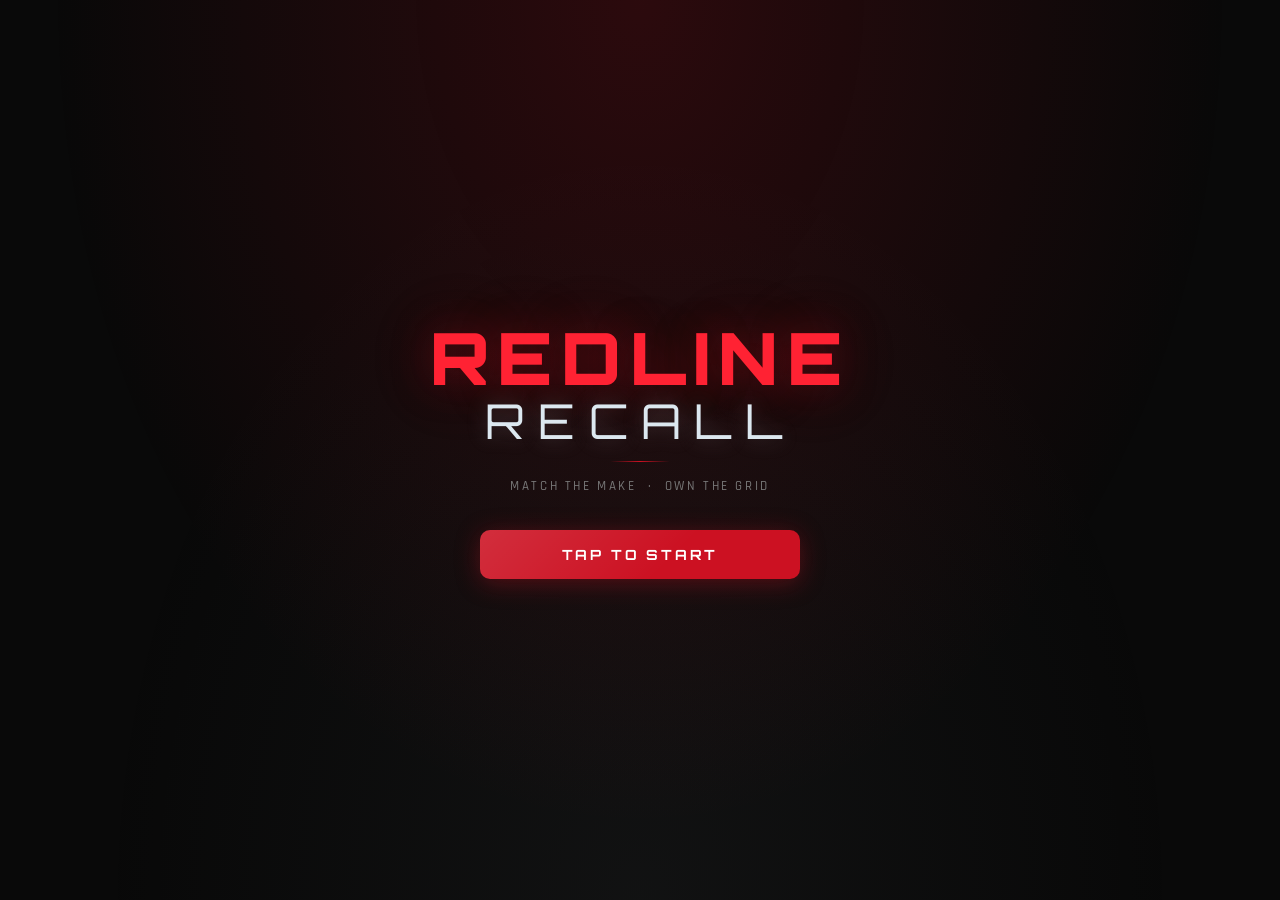
<file: redline_recall/index.html>
<!DOCTYPE html>
<html lang="en">
<head>
  <meta charset="UTF-8">
  <meta name="viewport" content="width=device-width, initial-scale=1.0, maximum-scale=1.0, user-scalable=no">
  <title>Redline Recall</title>
  <link rel="preconnect" href="https://fonts.googleapis.com">
  <link rel="preconnect" href="https://fonts.gstatic.com" crossorigin>
  <link href="https://fonts.googleapis.com/css2?family=Orbitron:wght@400;700;900&family=Rajdhani:wght@400;500;600;700&display=swap" rel="stylesheet">
  <link rel="stylesheet" href="css/style.css">
</head>
<body>

  <!-- START SCREEN -->
  <div id="screen-start" class="screen active">
    <div class="start-bg"></div>
    <div class="start-content">
      <div class="brand">
        <div class="brand-line1">REDLINE</div>
        <div class="brand-line2">RECALL</div>
        <div class="brand-divider"></div>
        <div class="brand-tagline">Match the Make &nbsp;·&nbsp; Own the Grid</div>
      </div>
<button id="btn-start" class="btn-primary">
        <span class="btn-label">TAP TO START</span>
      </button>
    </div>
  </div>

  <!-- GAME SCREEN -->
  <div id="screen-game" class="screen">
    <div class="game-header">
      <div class="level-label">LEVEL <span id="level-current">1</span> <span class="level-of">OF</span> <span id="level-total">10</span></div>
      <div class="remaining-label">LEFT: <span id="remaining">5</span></div>
    </div>
    <div class="timer-track">
      <div id="timer-fill" class="timer-fill"></div>
    </div>
    <div class="board">
      <div class="board-col">
        <div class="col-header">MAKE</div>
        <div id="makes-list" class="cards-list"></div>
      </div>
      <div class="board-sep"></div>
      <div class="board-col">
        <div class="col-header">MODEL</div>
        <div id="models-list" class="cards-list"></div>
      </div>
    </div>
    <div id="feedback" class="feedback"></div>
  </div>

  <!-- LEVEL COMPLETE SCREEN -->
  <div id="screen-level-complete" class="screen">
    <div class="result-icon">✓</div>
    <div class="result-title">LEVEL CLEAR</div>
    <div class="result-time">Completed in <span id="level-time">0s</span></div>
    <button id="btn-next-level" class="btn-primary">NEXT LEVEL</button>
    <button id="btn-quit-complete" class="btn-ghost">QUIT</button>
  </div>

  <!-- TIMEOUT SCREEN -->
  <div id="screen-timeout" class="screen">
    <div class="result-icon timeout-icon">✕</div>
    <div class="result-title">TIME'S UP</div>
    <div class="result-sub">You didn't finish in time</div>
    <button id="btn-try-again" class="btn-primary">TRY AGAIN</button>
    <button id="btn-quit-timeout" class="btn-ghost">QUIT</button>
  </div>

  <!-- SUMMARY SCREEN -->
  <div id="screen-summary" class="screen">
    <div class="result-title">SESSION RECAP</div>
    <div id="summary-list" class="summary-list"></div>
    <button id="btn-play-again" class="btn-primary">PLAY AGAIN</button>
  </div>

  <!-- WIN SCREEN -->
  <div id="screen-win" class="screen">
    <div class="win-title">CHAMPION</div>
    <div class="win-sub">All 10 Levels Complete</div>
    <div id="win-summary-list" class="summary-list"></div>
    <button id="btn-win-play-again" class="btn-primary">PLAY AGAIN</button>
  </div>

  <script src="js/game.js"></script>
</body>
</html>
</file>
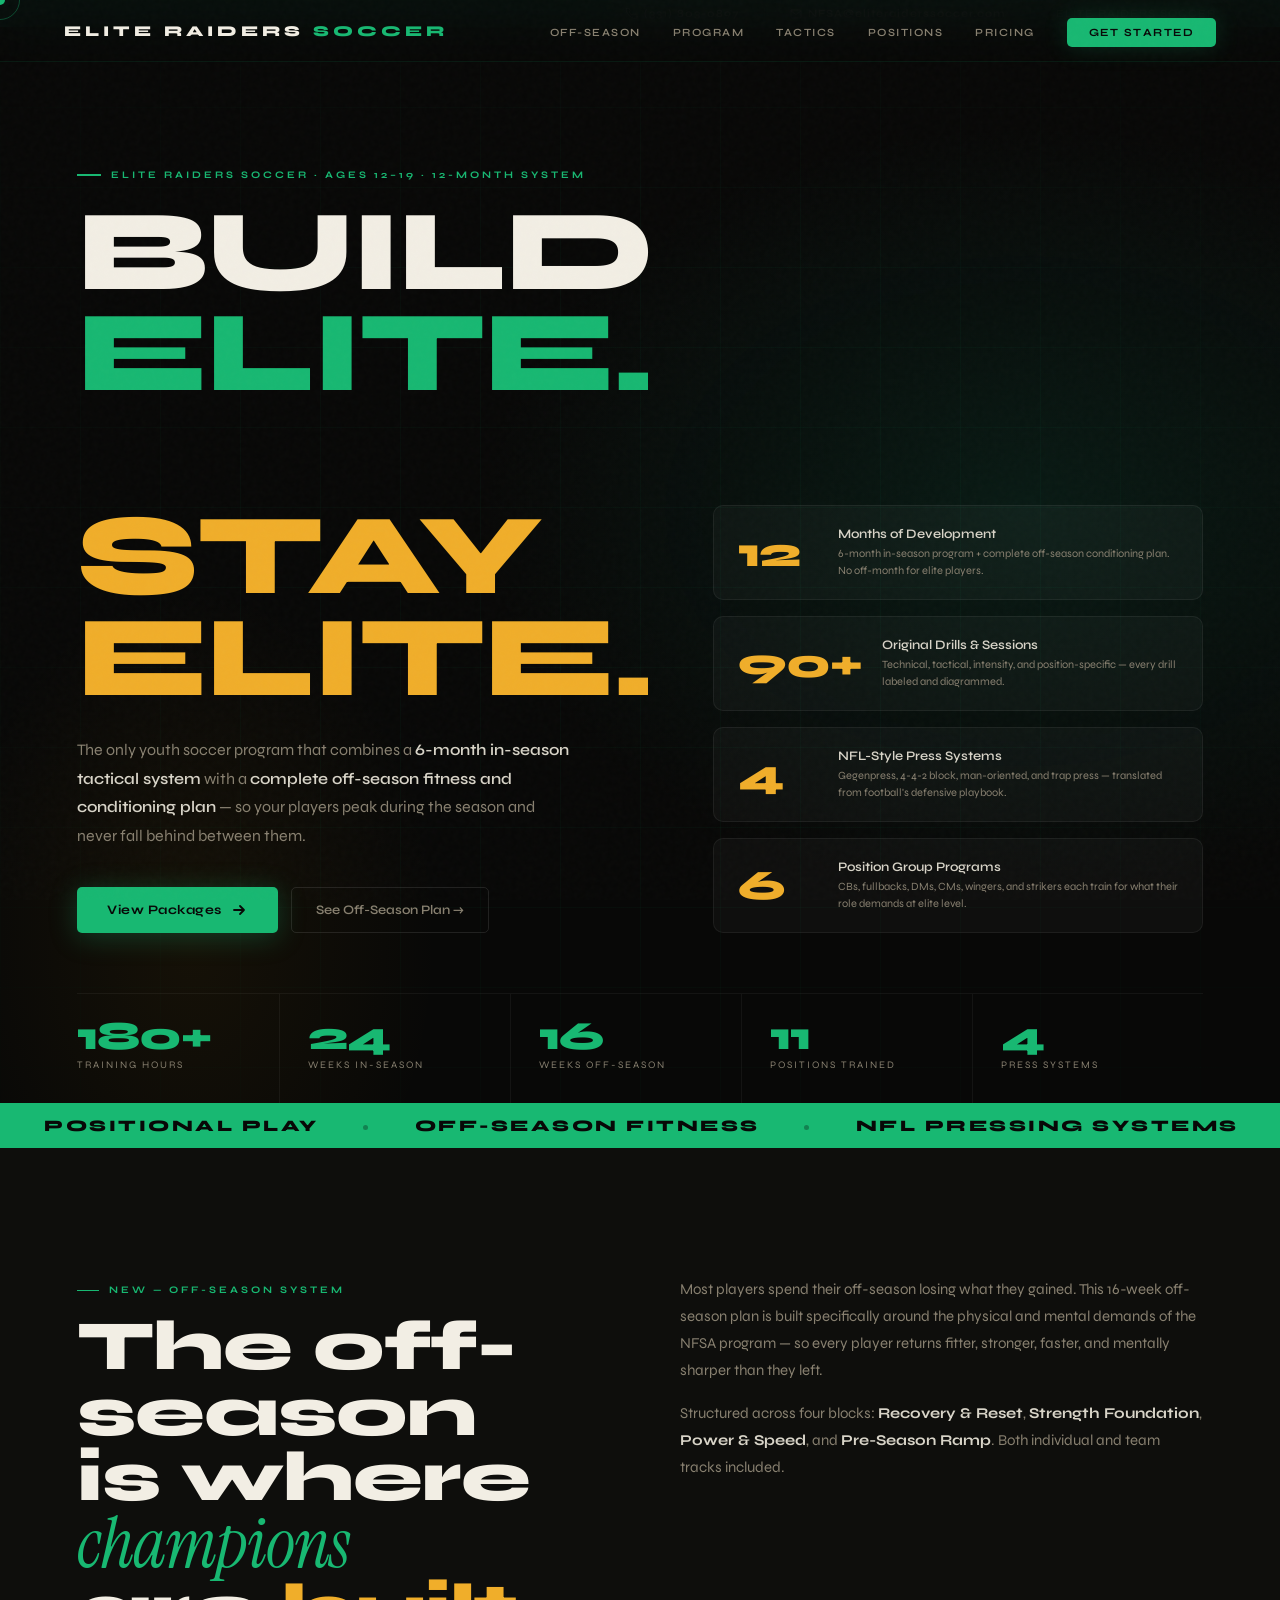
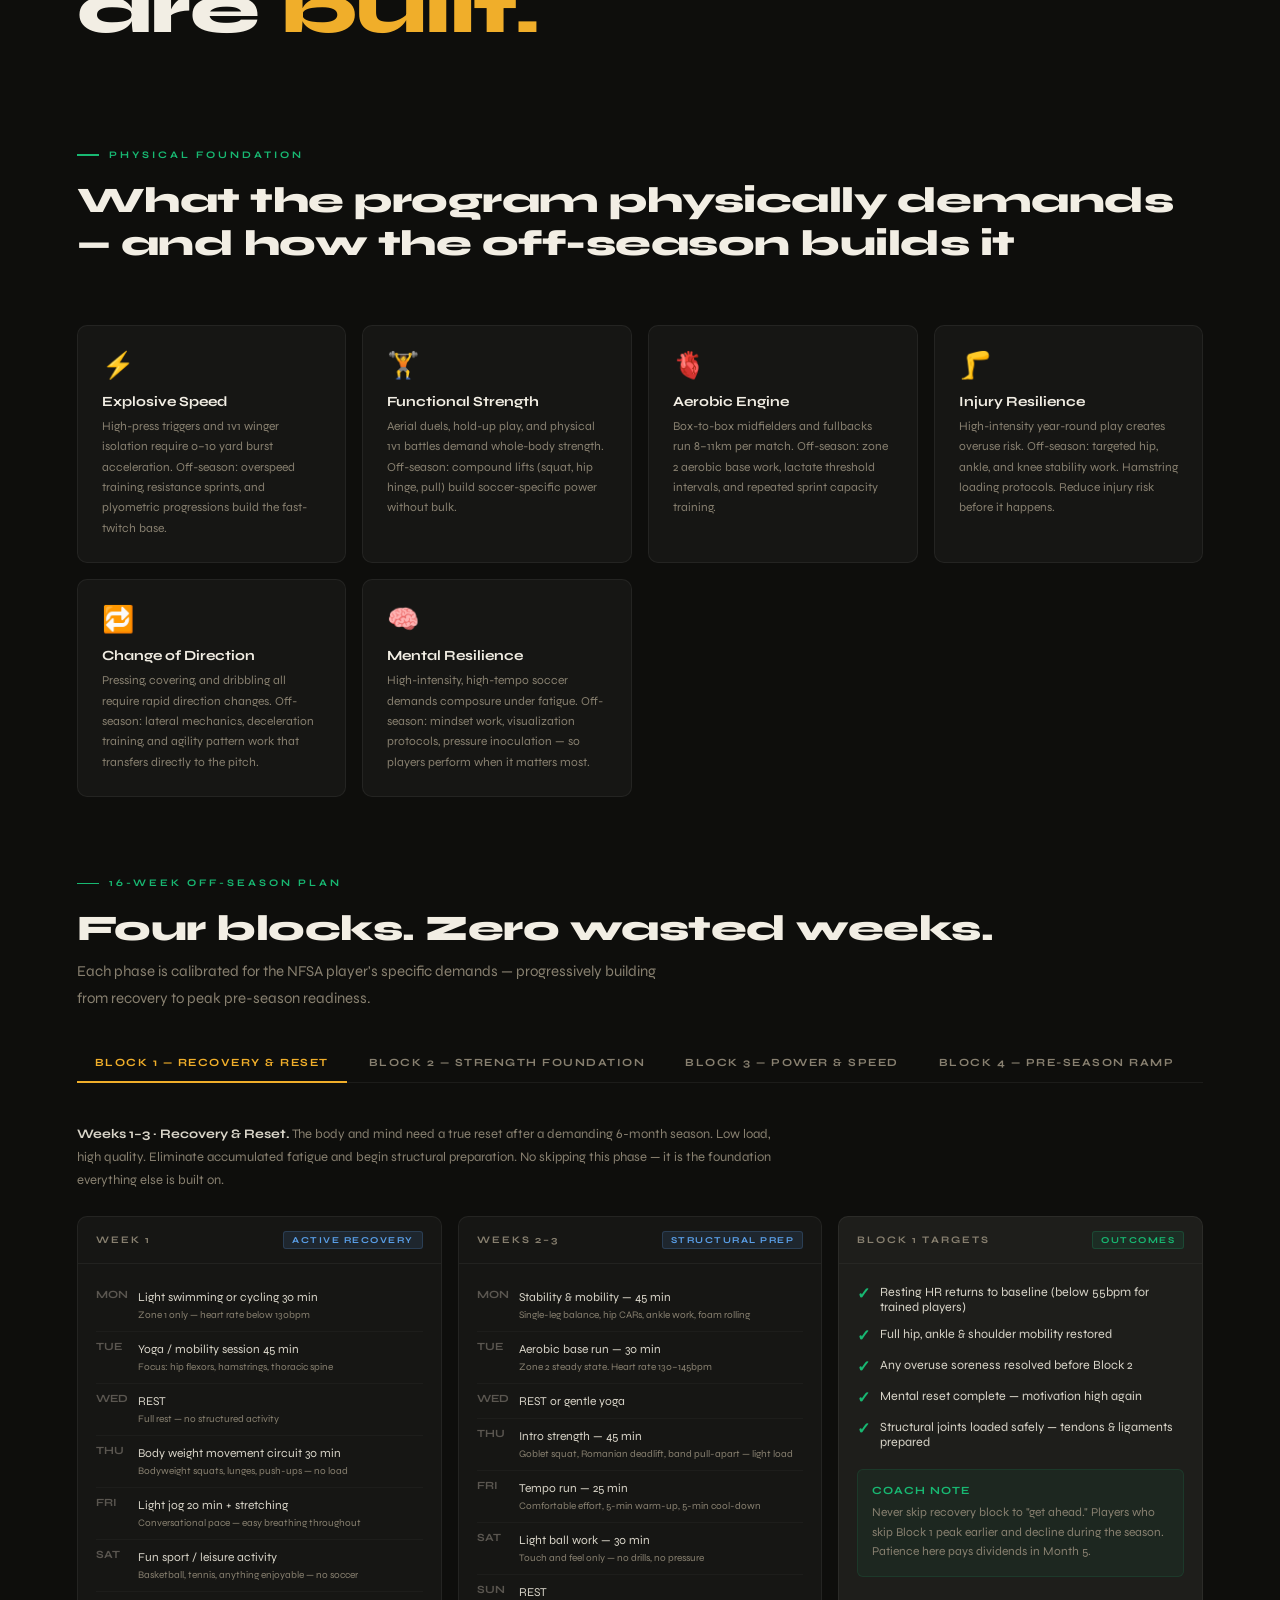
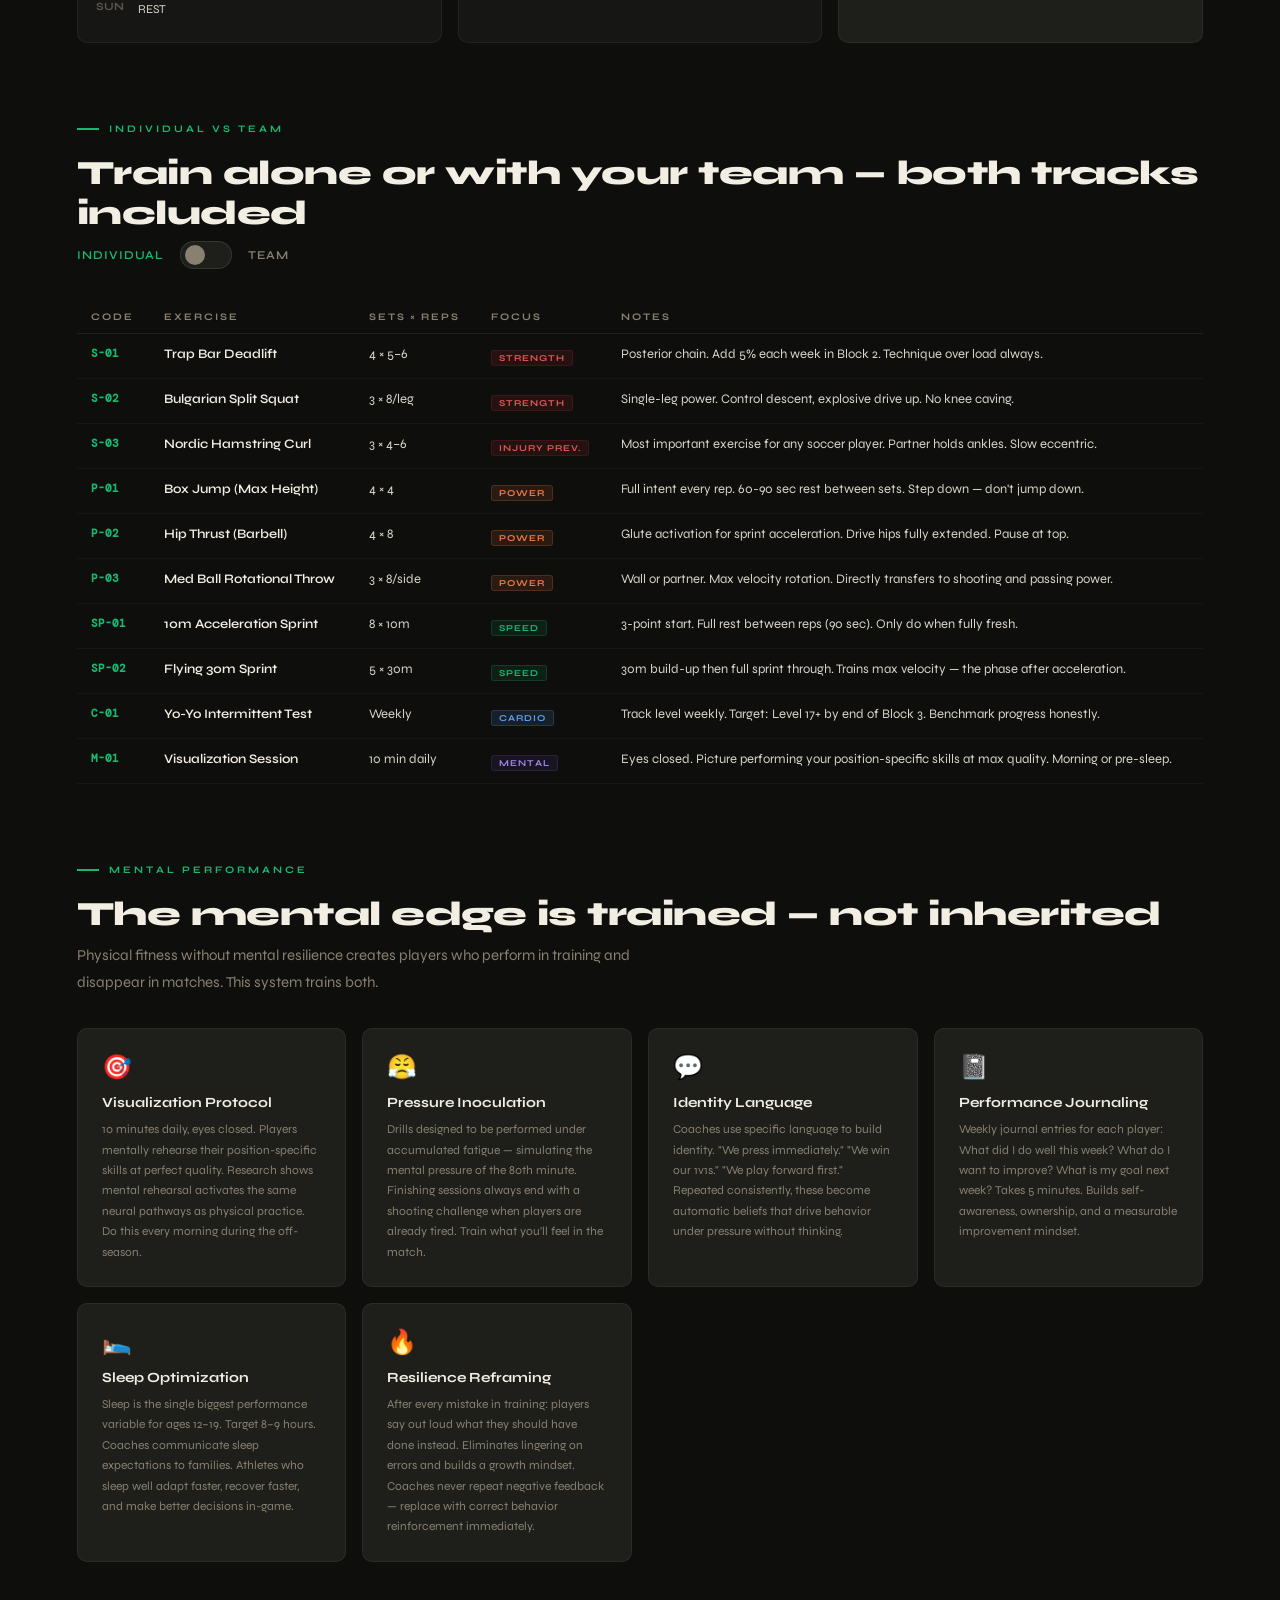
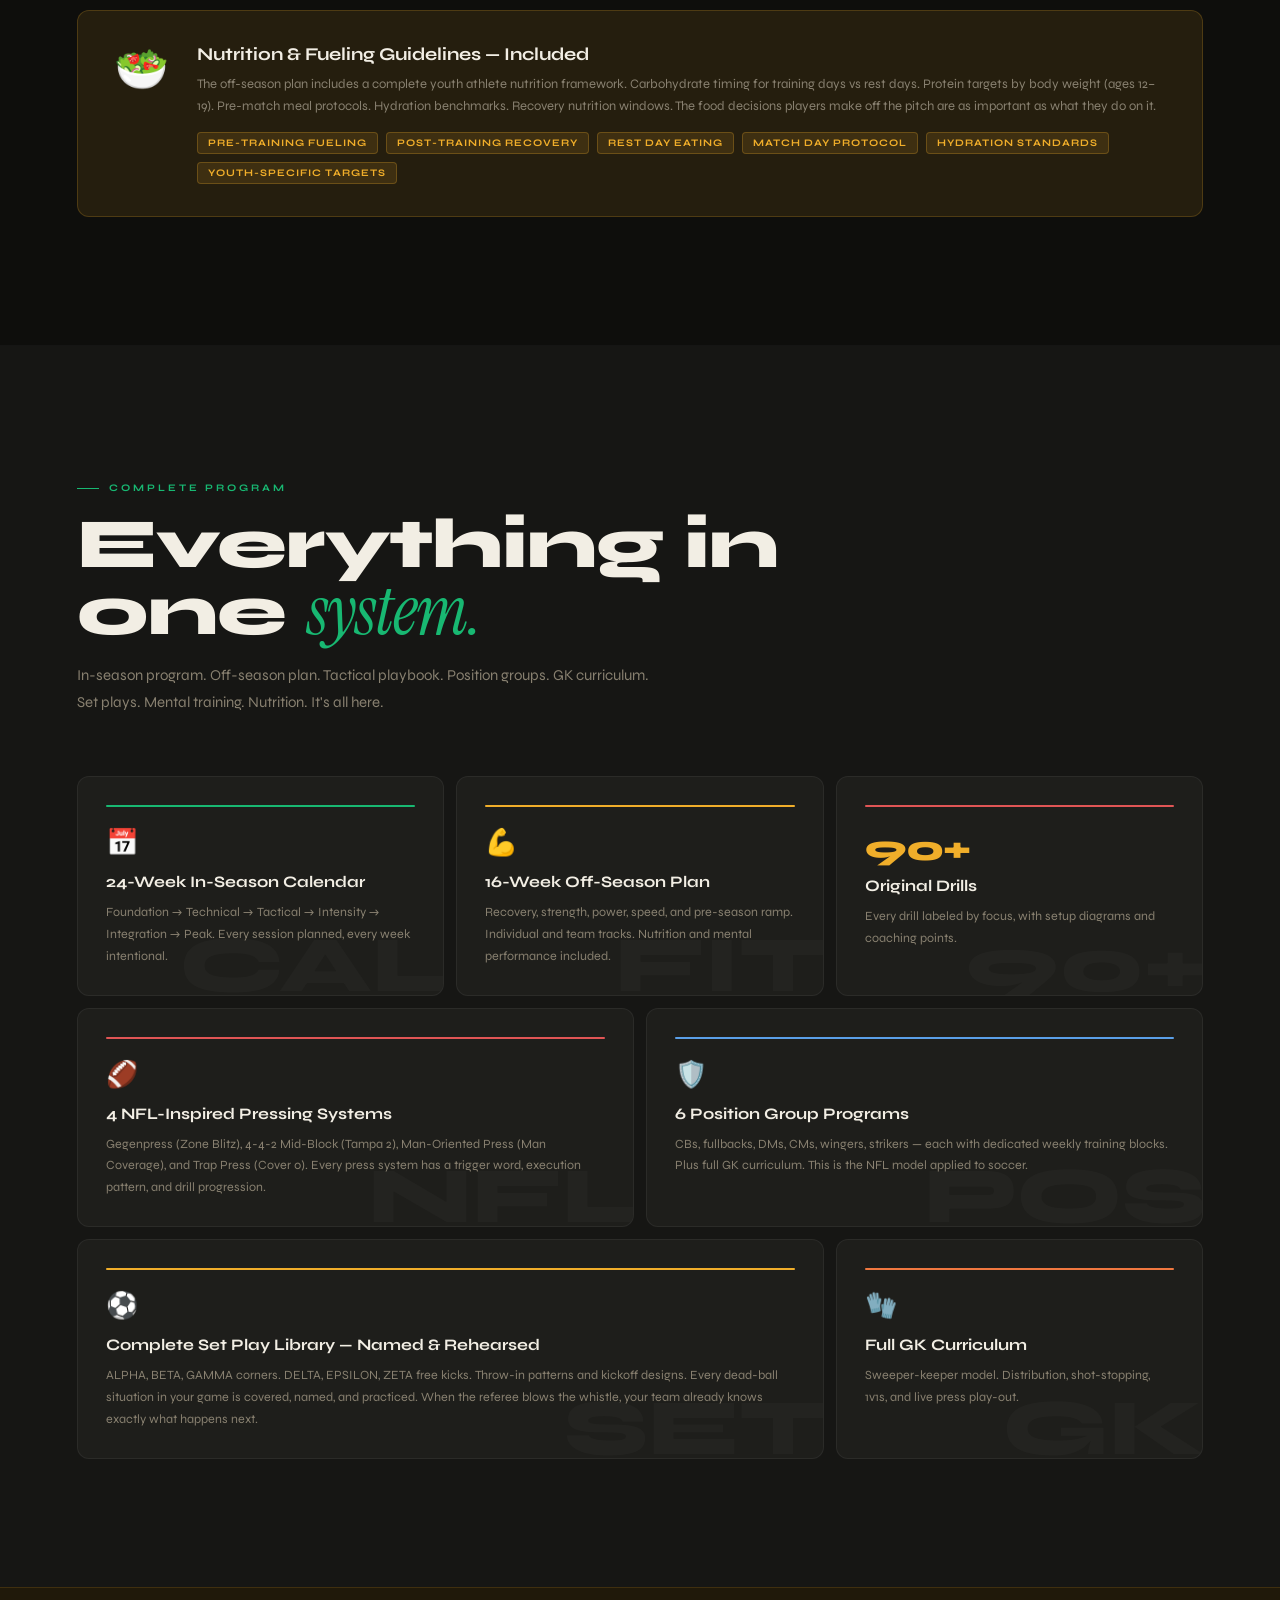
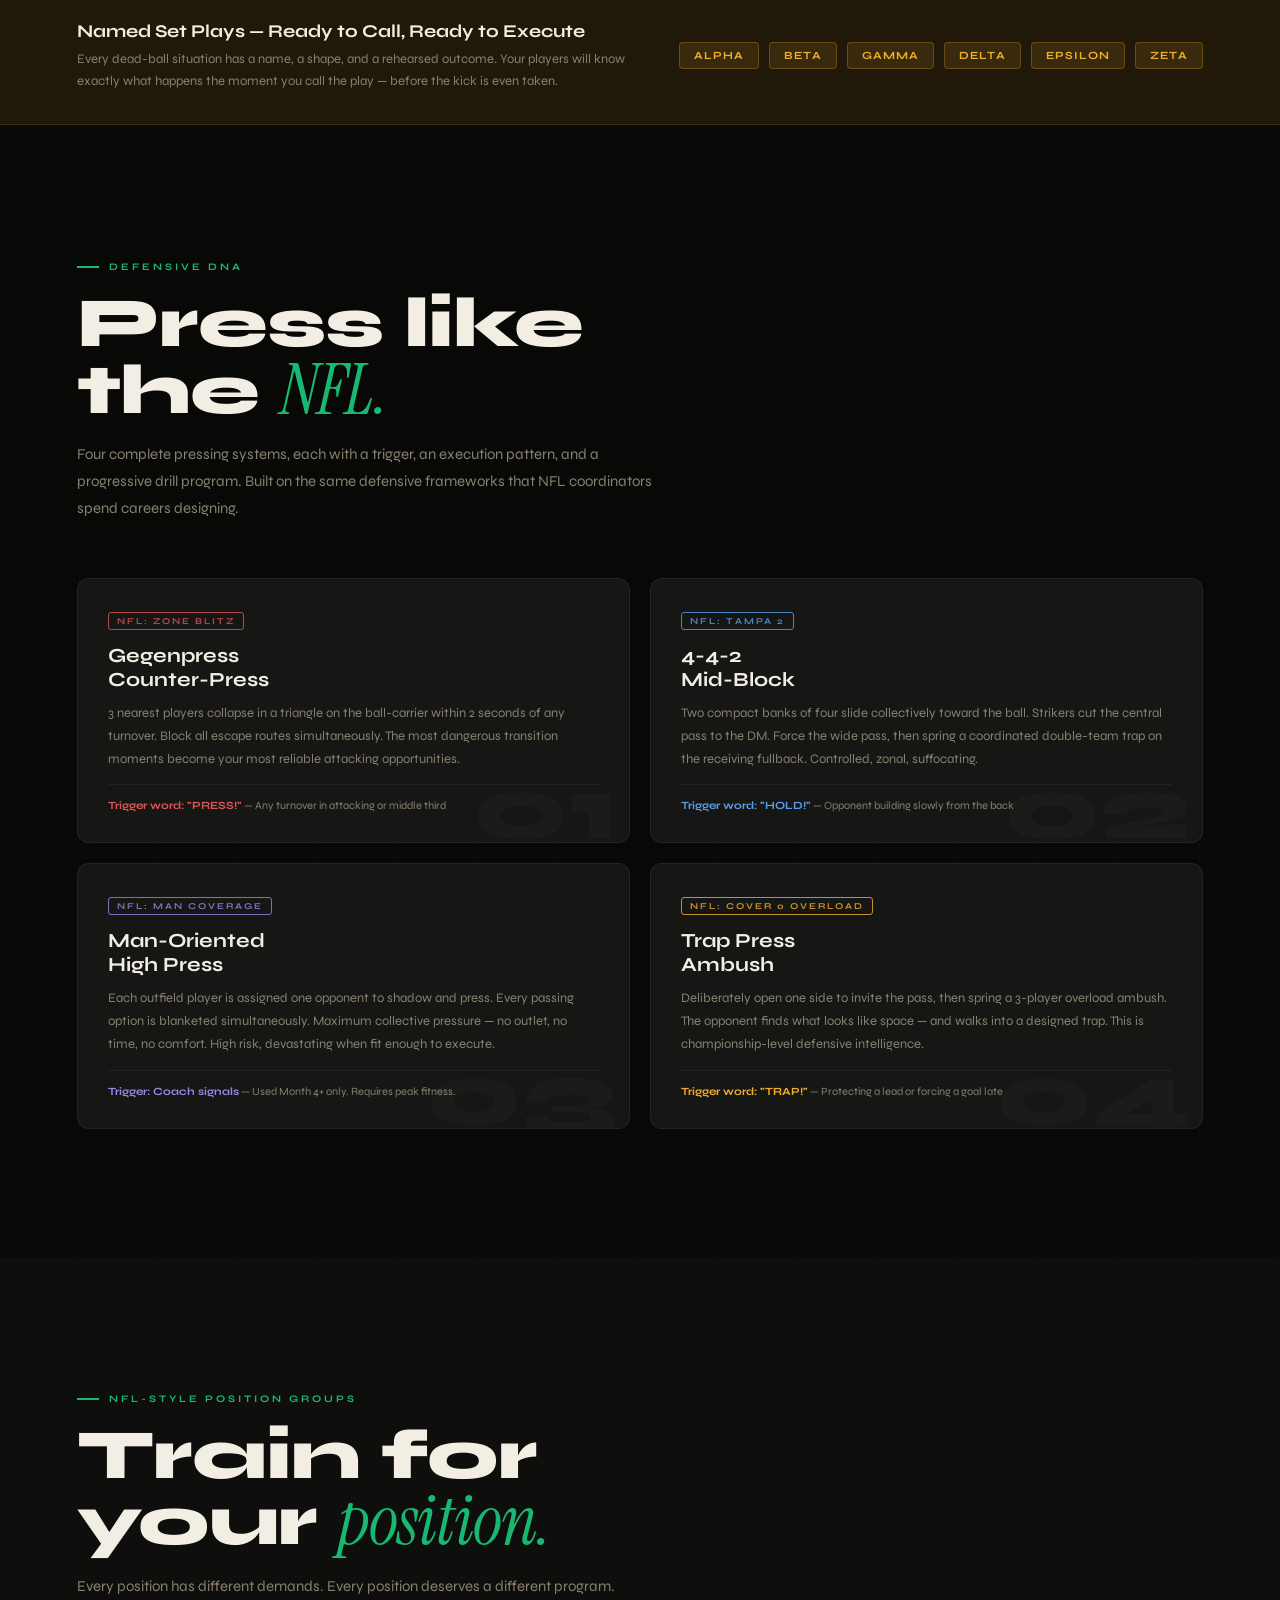
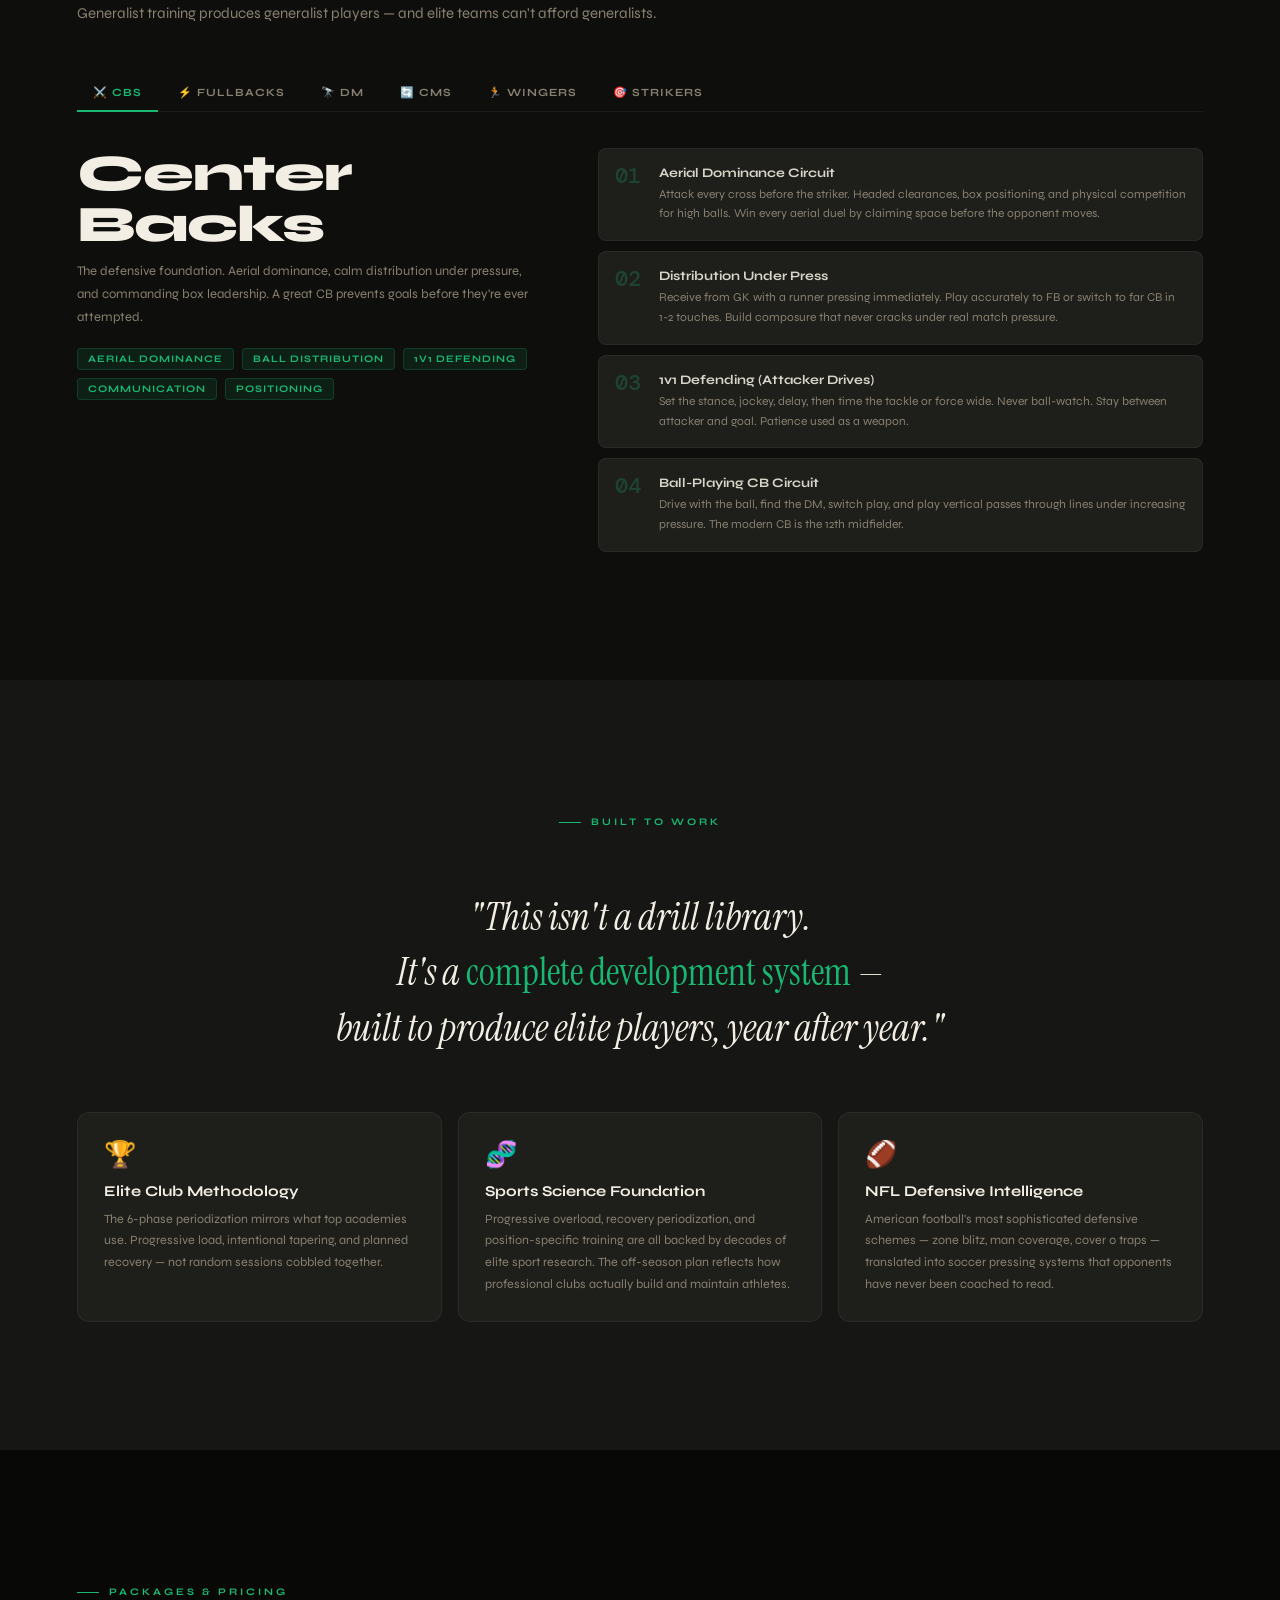
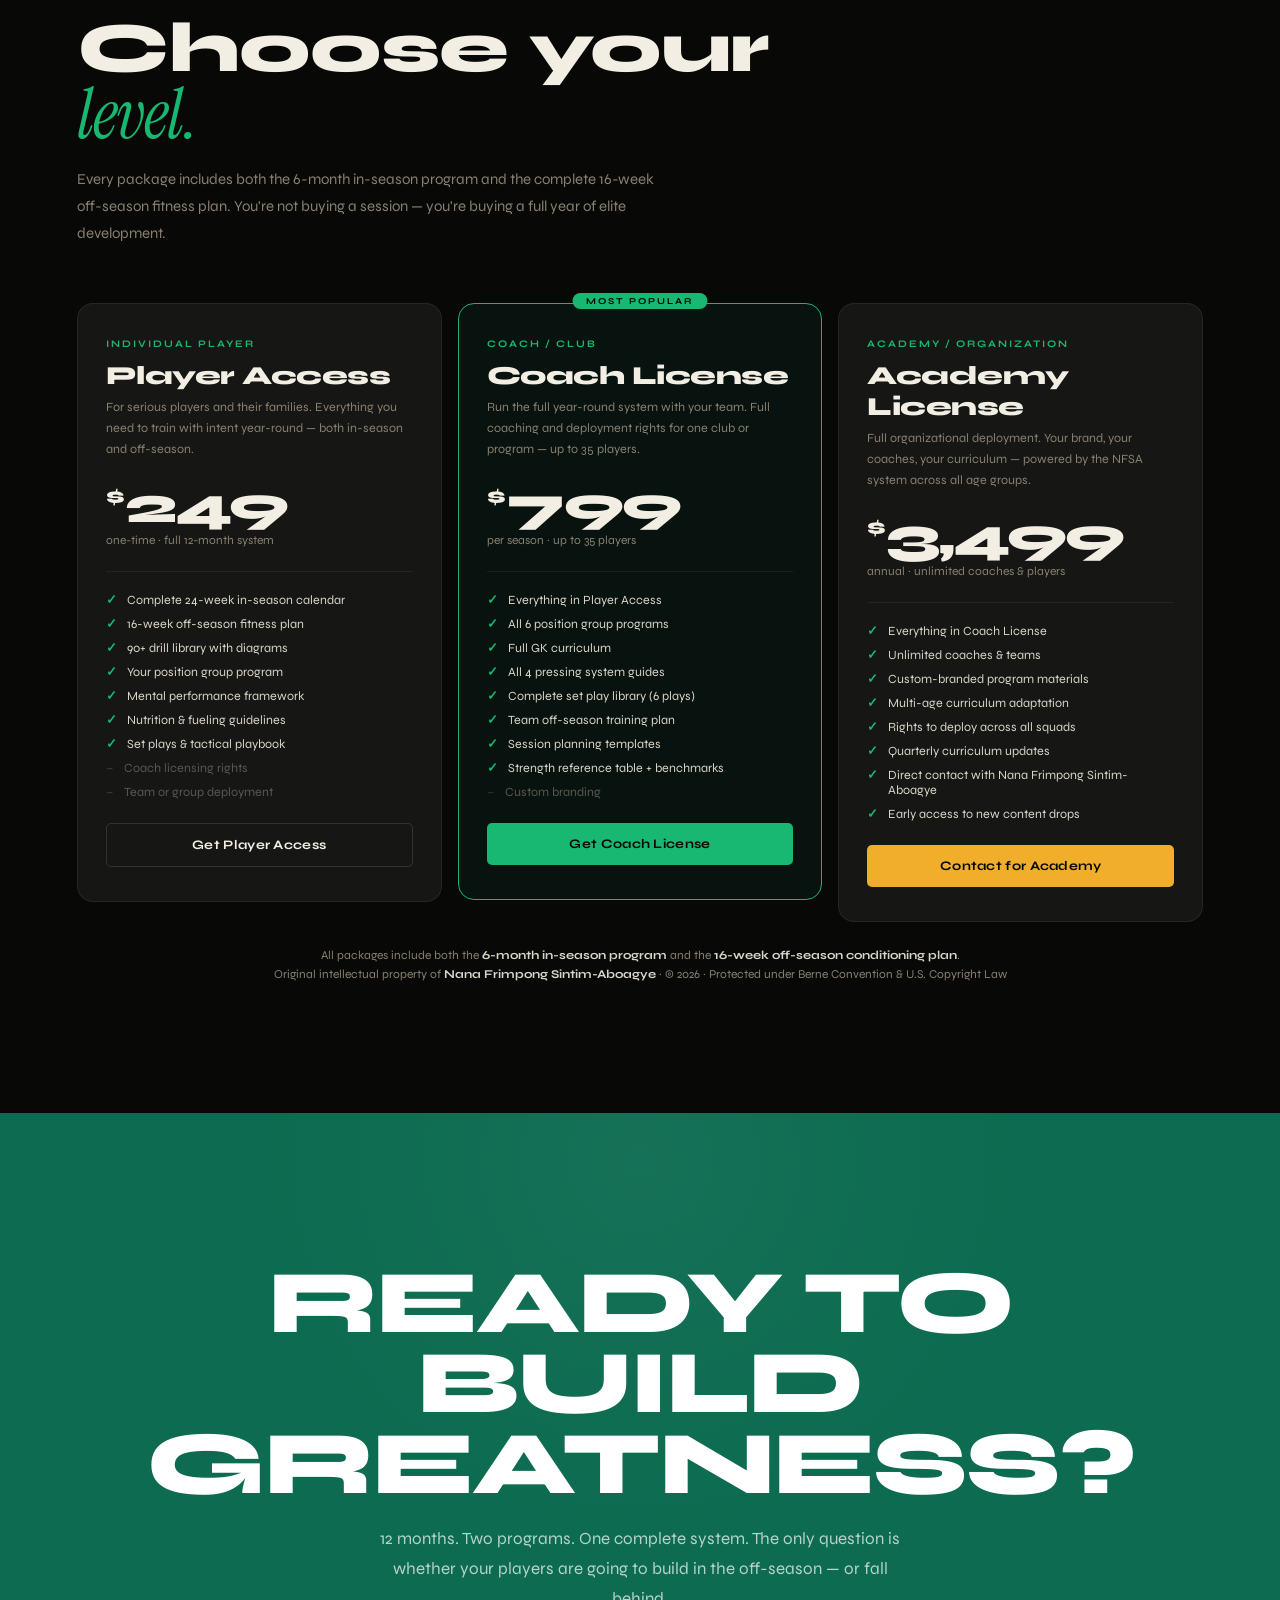
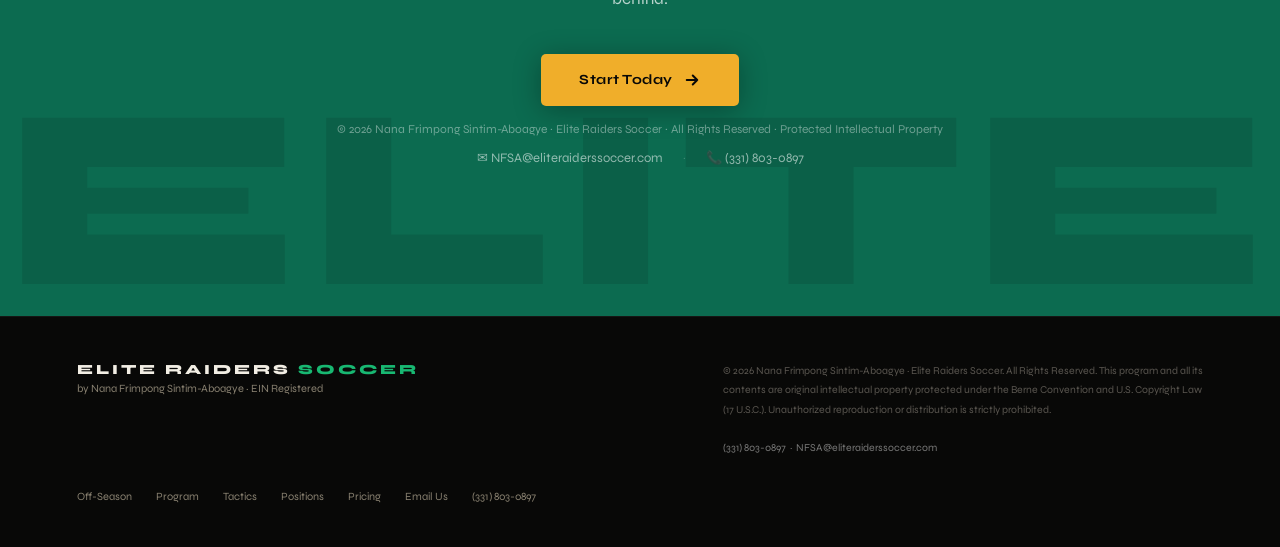
<file: html/nfsa_landing_page.html>
<!DOCTYPE html>
<html lang="en">
<head>
<meta charset="UTF-8">
<meta name="viewport" content="width=device-width, initial-scale=1.0">
<meta name="author" content="Nana Frimpong Sintim-Aboagye">
<meta name="copyright" content="© 2026 Nana Frimpong Sintim-Aboagye. All Rights Reserved.">
<title>Elite Raiders Soccer — NFSA Elite Development Program</title>
<link rel="preconnect" href="https://fonts.googleapis.com">
<link href="https://fonts.googleapis.com/css2?family=Syne:wght@400;500;600;700;800&family=Instrument+Serif:ital@0;1&family=DM+Mono:wght@400;500&display=swap" rel="stylesheet">
<style>
/* ═══════════════════════════════════════════════════════
   ROOT & RESET
═══════════════════════════════════════════════════════ */
*, *::before, *::after { box-sizing: border-box; margin: 0; padding: 0; }
:root {
  --black:    #080807;
  --ink:      #0E0E0C;
  --ink2:     #161614;
  --ink3:     #1E1E1B;
  --ink4:     #272724;
  --green:    #0C6B50;
  --lime:     #18B872;
  --lime2:    #4DD49A;
  --lime3:    rgba(24,184,114,0.08);
  --gold:     #C8890A;
  --gold2:    #F0AE2A;
  --gold3:    rgba(240,174,42,0.1);
  --red:      #B83030;
  --red2:     #E05555;
  --cream:    #F2EEE4;
  --cream2:   #D8D4C8;
  --mist:     #888070;
  --mist2:    #5A5650;
  --blue:     #2A6DB5;
  --blue2:    #5A9FE8;
  --purple:   #6B4FB5;
  --orange:   #C86020;
  --orange2:  #F07840;
  --r:        5px;
}
html { scroll-behavior: smooth; font-size: 16px; }
body {
  font-family: 'Syne', sans-serif;
  background: var(--black);
  color: var(--cream);
  overflow-x: hidden;
}
a { text-decoration: none; color: inherit; }

/* ═══════════════════════════════════════════════════════
   CURSOR
═══════════════════════════════════════════════════════ */
#cur { width:10px;height:10px;background:var(--lime);border-radius:50%;position:fixed;top:0;left:0;pointer-events:none;z-index:9999;transform:translate(-50%,-50%);transition:width .15s,height .15s,background .2s; }
#cur-r { width:40px;height:40px;border:1.5px solid rgba(24,184,114,.35);border-radius:50%;position:fixed;top:0;left:0;pointer-events:none;z-index:9998;transform:translate(-50%,-50%);transition:left .1s ease,top .1s ease,width .22s,height .22s,border-color .2s; }

/* ═══════════════════════════════════════════════════════
   NOISE LAYER
═══════════════════════════════════════════════════════ */
body::after {
  content:'';position:fixed;inset:0;
  background-image:url("data:image/svg+xml,%3Csvg viewBox='0 0 200 200' xmlns='http://www.w3.org/2000/svg'%3E%3Cfilter id='n'%3E%3CfeTurbulence type='fractalNoise' baseFrequency='.85' numOctaves='4' stitchTiles='stitch'/%3E%3C/filter%3E%3Crect width='100%25' height='100%25' filter='url(%23n)'/%3E%3C/svg%3E");
  opacity:.022;pointer-events:none;z-index:999;
}

/* ═══════════════════════════════════════════════════════
   NAV
═══════════════════════════════════════════════════════ */
nav {
  position:fixed;top:0;left:0;right:0;z-index:500;
  display:flex;align-items:center;justify-content:space-between;
  padding:0 clamp(20px,5vw,80px);height:62px;
  background:rgba(8,8,7,.92);backdrop-filter:blur(20px);
  border-bottom:1px solid rgba(24,184,114,.1);
  transition:background .3s;
}
.nav-logo { font-size:15px;font-weight:800;letter-spacing:4px;color:var(--cream); }
.nav-logo span { color:var(--lime); }
.nav-links { display:flex;gap:32px;list-style:none; }
.nav-links a { font-size:11px;font-weight:600;letter-spacing:1.5px;text-transform:uppercase;color:var(--mist);transition:color .2s; }
.nav-links a:hover { color:var(--lime); }
.nav-cta {
  background:var(--lime);color:var(--black) !important;
  padding:8px 22px;border-radius:var(--r);font-weight:700 !important;
  transition:background .2s,transform .15s !important;box-shadow:0 0 24px rgba(24,184,114,.2);
}
.nav-cta:hover { background:var(--lime2) !important;transform:translateY(-1px); }
@media(max-width:800px){.nav-links{display:none;}}

/* ═══════════════════════════════════════════════════════
   UTILITY
═══════════════════════════════════════════════════════ */
.section-tag {
  display:inline-flex;align-items:center;gap:10px;
  font-size:10px;font-weight:700;letter-spacing:3px;text-transform:uppercase;
  color:var(--lime);margin-bottom:18px;
}
.section-tag::before { content:'';width:22px;height:1.5px;background:var(--lime); }
.h2 {
  font-size:clamp(40px,5.5vw,76px);font-weight:800;line-height:.93;
  letter-spacing:-1px;color:var(--cream);margin-bottom:18px;
}
.h2 em { font-family:'Instrument Serif',serif;font-style:italic;color:var(--lime);font-weight:400; }
.h2 .gold { color:var(--gold2); }
.body-text { font-size:15px;font-weight:400;color:var(--mist);line-height:1.8;max-width:580px; }

.reveal { opacity:0;transform:translateY(24px);transition:opacity .6s ease,transform .6s ease; }
.reveal.in { opacity:1;transform:none; }
.d1{transition-delay:.1s;} .d2{transition-delay:.18s;} .d3{transition-delay:.26s;} .d4{transition-delay:.34s;} .d5{transition-delay:.42s;} .d6{transition-delay:.5s;}

section { padding:clamp(80px,10vw,130px) clamp(20px,6vw,90px); }
.divider { height:1px;background:rgba(255,255,255,.05);margin:0; }

/* ═══════════════════════════════════════════════════════
   HERO
═══════════════════════════════════════════════════════ */
#hero {
  min-height:100vh;display:flex;flex-direction:column;justify-content:flex-end;
  padding:62px clamp(20px,6vw,90px) 0;position:relative;overflow:hidden;
}
.hero-bg {
  position:absolute;inset:0;
  background:
    radial-gradient(ellipse 65% 55% at 80% 45%,rgba(12,107,80,.18) 0%,transparent 65%),
    radial-gradient(ellipse 35% 60% at 15% 85%,rgba(200,137,10,.07) 0%,transparent 55%);
}
/* Grid lines */
.hero-grid {
  position:absolute;inset:0;
  background-image:
    linear-gradient(rgba(24,184,114,.04) 1px,transparent 1px),
    linear-gradient(90deg,rgba(24,184,114,.04) 1px,transparent 1px);
  background-size:80px 80px;
  mask-image:radial-gradient(ellipse 80% 80% at 50% 50%,black 40%,transparent 100%);
}
.hero-content {
  position:relative;z-index:1;
  display:grid;grid-template-columns:1fr 1fr;gap:60px;align-items:flex-end;
  padding-top:80px;
}
@media(max-width:900px){.hero-content{grid-template-columns:1fr;gap:40px;padding-top:60px;}}
.hero-eyebrow {
  font-size:10px;font-weight:700;letter-spacing:3px;text-transform:uppercase;
  color:var(--lime);margin-bottom:20px;display:flex;align-items:center;gap:10px;
  opacity:0;animation:fadeUp .7s .1s forwards;
}
.hero-eyebrow::before{content:'';width:24px;height:1.5px;background:var(--lime);}
.hero-h1 {
  font-size:clamp(72px,9vw,140px);font-weight:800;line-height:.88;
  letter-spacing:-2px;color:var(--cream);margin-bottom:28px;
  opacity:0;animation:fadeUp .8s .2s forwards;
}
.hero-h1 .line-green { color:var(--lime);display:block; }
.hero-h1 .line-gold { color:var(--gold2);display:block; }
.hero-desc {
  font-size:16px;color:var(--mist);line-height:1.8;max-width:500px;
  font-weight:400;margin-bottom:36px;
  opacity:0;animation:fadeUp .8s .32s forwards;
}
.hero-desc strong { color:var(--cream2);font-weight:600; }
.hero-btns {
  display:flex;gap:14px;align-items:center;flex-wrap:wrap;
  opacity:0;animation:fadeUp .8s .44s forwards;
}
.btn-main {
  display:inline-flex;align-items:center;gap:10px;
  background:var(--lime);color:var(--black);
  font-size:13px;font-weight:700;letter-spacing:.5px;
  padding:15px 30px;border-radius:var(--r);border:none;cursor:pointer;
  transition:background .2s,transform .15s,box-shadow .2s;
  box-shadow:0 4px 28px rgba(24,184,114,.28);
}
.btn-main:hover{background:var(--lime2);transform:translateY(-2px);box-shadow:0 8px 36px rgba(24,184,114,.38);}
.btn-ghost {
  display:inline-flex;align-items:center;gap:8px;
  color:var(--mist);font-size:13px;font-weight:600;
  border:1.5px solid rgba(255,255,255,.1);padding:14px 24px;border-radius:var(--r);
  transition:all .2s;
}
.btn-ghost:hover{color:var(--lime);border-color:rgba(24,184,114,.4);}

/* Hero right — stat blocks */
.hero-right {
  opacity:0;animation:fadeUp .9s .5s forwards;
  display:flex;flex-direction:column;gap:16px;
}
@media(max-width:900px){.hero-right{display:none;}}
.hero-stat-card {
  background:rgba(255,255,255,.03);border:1px solid rgba(255,255,255,.06);
  border-radius:10px;padding:20px 24px;display:flex;gap:20px;align-items:center;
  transition:border-color .2s,background .2s;
}
.hero-stat-card:hover{border-color:rgba(24,184,114,.2);background:rgba(24,184,114,.04);}
.hsc-num {
  font-size:42px;font-weight:800;line-height:1;
  color:var(--gold2);letter-spacing:-1px;flex-shrink:0;min-width:80px;
}
.hsc-label { font-size:13px;font-weight:600;color:var(--cream2);margin-bottom:4px; }
.hsc-desc { font-size:11px;color:var(--mist);line-height:1.5; }

/* Hero bottom ticker */
.hero-ticker {
  position:relative;z-index:1;margin-top:60px;
  border-top:1px solid rgba(255,255,255,.05);
  display:flex;gap:0;
  opacity:0;animation:fadeUp .8s .6s forwards;
}
.ticker-item {
  flex:1;padding:22px 0 32px;
  border-right:1px solid rgba(255,255,255,.05);
  padding-right:28px;
}
.ticker-item:not(:first-child){padding-left:28px;}
.ticker-item:last-child{border-right:none;}
.ti-num{font-size:40px;font-weight:800;color:var(--lime);letter-spacing:-1px;line-height:1;margin-bottom:3px;}
.ti-label{font-size:10px;color:var(--mist);text-transform:uppercase;letter-spacing:2px;}
@media(max-width:600px){.hero-ticker{flex-wrap:wrap;}.ticker-item{min-width:50%;}}

/* ═══════════════════════════════════════════════════════
   MARQUEE
═══════════════════════════════════════════════════════ */
.marquee-bar{background:var(--lime);padding:13px 0;overflow:hidden;white-space:nowrap;}
.marquee-track{display:inline-block;animation:marquee 20s linear infinite;}
.m-item{display:inline-block;font-size:16px;font-weight:800;letter-spacing:2.5px;color:var(--black);padding:0 44px;}
.m-dot{display:inline-block;width:5px;height:5px;background:rgba(8,8,7,.3);border-radius:50%;vertical-align:middle;}
@keyframes marquee{0%{transform:translateX(0);}100%{transform:translateX(-50%);}}

/* ═══════════════════════════════════════════════════════
   OFF-SEASON SECTION
═══════════════════════════════════════════════════════ */
#offseason { background:var(--ink);position:relative;overflow:hidden; }
#offseason::before {
  content:'';position:absolute;top:-30%;right:-15%;
  width:500px;height:500px;
  background:radial-gradient(circle,rgba(200,137,10,.07) 0%,transparent 65%);
  pointer-events:none;
}
.offseason-intro {
  display:grid;grid-template-columns:1fr 1fr;gap:80px;
  align-items:start;margin-bottom:80px;
}
@media(max-width:900px){.offseason-intro{grid-template-columns:1fr;gap:40px;}}

/* Phase tabs */
.os-tabs {
  display:flex;gap:4px;flex-wrap:wrap;
  border-bottom:1px solid rgba(255,255,255,.06);
  margin-bottom:40px;
}
.os-tab {
  font-size:11px;font-weight:700;letter-spacing:1.5px;text-transform:uppercase;
  padding:12px 18px;color:var(--mist);cursor:pointer;
  border-bottom:2px solid transparent;margin-bottom:-1px;
  transition:color .2s,border-color .2s;user-select:none;
}
.os-tab:hover{color:var(--cream);}
.os-tab.active{color:var(--gold2);border-bottom-color:var(--gold2);}
.os-panel{display:none;}
.os-panel.active{display:block;}

/* Week blocks */
.week-grid {
  display:grid;grid-template-columns:repeat(auto-fill,minmax(280px,1fr));gap:16px;
}
.week-card {
  background:var(--ink2);border:1px solid rgba(255,255,255,.06);
  border-radius:10px;overflow:hidden;
  transition:border-color .2s,transform .2s;
}
.week-card:hover{border-color:rgba(240,174,42,.2);transform:translateY(-3px);}
.wc-header {
  padding:14px 18px;display:flex;align-items:center;justify-content:space-between;
  border-bottom:1px solid rgba(255,255,255,.05);
}
.wc-week { font-size:10px;font-weight:700;letter-spacing:2px;text-transform:uppercase;color:var(--mist); }
.wc-focus {
  font-size:9px;font-weight:700;letter-spacing:1.5px;text-transform:uppercase;
  padding:3px 8px;border-radius:3px;
}
.wc-body { padding:16px 18px; }
.wc-day {
  display:flex;gap:10px;padding:8px 0;
  border-bottom:1px solid rgba(255,255,255,.03);
  font-size:12px;
}
.wc-day:last-child{border-bottom:none;}
.wc-day-label { font-weight:700;color:var(--mist2);min-width:32px;font-size:11px; }
.wc-day-content { color:var(--cream2);line-height:1.5; }
.wc-day-content span { display:block;font-size:10px;color:var(--mist);margin-top:2px; }

/* Fitness pillars */
.fitness-pillars {
  display:grid;grid-template-columns:repeat(auto-fill,minmax(220px,1fr));gap:16px;
  margin-top:60px;
}
.fp-card {
  background:var(--ink2);border:1px solid rgba(255,255,255,.06);
  border-radius:10px;padding:24px;
  position:relative;overflow:hidden;
  transition:border-color .2s,transform .2s;
}
.fp-card:hover{border-color:var(--fp-color,var(--lime));transform:translateY(-3px);}
.fp-card::before{
  content:'';position:absolute;top:0;left:0;right:0;height:2px;
  background:var(--fp-color,var(--lime));
  transform:scaleX(0);transform-origin:left;transition:transform .35s;
}
.fp-card:hover::before{transform:scaleX(1);}
.fp-icon{font-size:26px;margin-bottom:12px;}
.fp-title{font-size:14px;font-weight:700;color:var(--cream);margin-bottom:6px;}
.fp-text{font-size:12px;color:var(--mist);line-height:1.7;}

/* Individual vs Team toggle */
.toggle-wrap {
  display:flex;align-items:center;gap:16px;margin-bottom:32px;
}
.toggle-label{font-size:12px;font-weight:600;color:var(--mist);letter-spacing:1px;text-transform:uppercase;}
.toggle-label.active{color:var(--lime);}
.toggle-switch {
  width:52px;height:28px;background:var(--ink3);border-radius:20px;
  border:1px solid rgba(255,255,255,.1);cursor:pointer;position:relative;
  transition:background .2s;
}
.toggle-switch.on{background:rgba(24,184,114,.2);border-color:var(--lime);}
.toggle-knob {
  width:20px;height:20px;background:var(--mist);border-radius:50%;
  position:absolute;top:3px;left:4px;transition:left .2s,background .2s;
}
.toggle-switch.on .toggle-knob{left:28px;background:var(--lime);}

/* Workout table */
.workout-table { width:100%;border-collapse:collapse;margin-top:24px; }
.workout-table th {
  text-align:left;font-size:10px;font-weight:700;letter-spacing:2px;
  text-transform:uppercase;color:var(--mist);padding:10px 14px;
  border-bottom:1px solid rgba(255,255,255,.08);
}
.workout-table td {
  padding:12px 14px;font-size:13px;color:var(--cream2);
  border-bottom:1px solid rgba(255,255,255,.04);vertical-align:top;
}
.workout-table tr:hover td{background:rgba(255,255,255,.02);}
.workout-table td:first-child{font-weight:700;color:var(--lime);font-family:'DM Mono',monospace;font-size:11px;}
.workout-table td:nth-child(2){font-weight:600;color:var(--cream);}
.wt-tag {
  display:inline-block;font-size:9px;font-weight:700;letter-spacing:1px;
  text-transform:uppercase;padding:2px 7px;border-radius:3px;margin-top:4px;
}

/* Mental section */
.mental-grid {
  display:grid;grid-template-columns:repeat(auto-fill,minmax(260px,1fr));gap:16px;
  margin-top:32px;
}
.mental-card {
  background:var(--ink3);border:1px solid rgba(255,255,255,.06);
  border-radius:10px;padding:24px;
  transition:border-color .2s;
}
.mental-card:hover{border-color:rgba(106,79,181,.3);}
.mc-icon{font-size:24px;margin-bottom:12px;}
.mc-title{font-size:14px;font-weight:700;color:var(--cream);margin-bottom:8px;}
.mc-text{font-size:12px;color:var(--mist);line-height:1.7;}

/* Nutrition callout */
.nutrition-block {
  background:var(--gold3);border:1px solid rgba(240,174,42,.2);
  border-radius:12px;padding:32px 36px;margin-top:48px;
  display:grid;grid-template-columns:auto 1fr;gap:28px;align-items:start;
}
@media(max-width:600px){.nutrition-block{grid-template-columns:1fr;}}
.nb-icon{font-size:44px;}
.nb-title{font-size:18px;font-weight:700;color:var(--cream);margin-bottom:8px;}
.nb-text{font-size:13px;color:var(--mist);line-height:1.75;}
.nb-pills{display:flex;gap:8px;flex-wrap:wrap;margin-top:14px;}
.nb-pill{font-size:10px;font-weight:700;letter-spacing:1px;text-transform:uppercase;padding:4px 10px;border-radius:4px;background:rgba(240,174,42,.12);border:1px solid rgba(240,174,42,.25);color:var(--gold2);}

/* ═══════════════════════════════════════════════════════
   PROGRAM FEATURES
═══════════════════════════════════════════════════════ */
#features { background:var(--ink2); }
.features-bento {
  display:grid;
  grid-template-columns:repeat(6,1fr);
  grid-template-rows:auto;
  gap:12px;margin-top:60px;
}
.fb { background:var(--ink3);border:1px solid rgba(255,255,255,.06);border-radius:12px;padding:28px;position:relative;overflow:hidden;transition:border-color .2s,transform .2s; }
.fb:hover{border-color:rgba(24,184,114,.25);transform:translateY(-3px);}
.fb::before{content:attr(data-ghost);position:absolute;bottom:-10px;right:-4px;font-size:80px;font-weight:800;color:rgba(255,255,255,.025);line-height:1;pointer-events:none;}
.fb-1{grid-column:span 2;}
.fb-2{grid-column:span 2;}
.fb-3{grid-column:span 2;}
.fb-4{grid-column:span 3;}
.fb-5{grid-column:span 3;}
.fb-6{grid-column:span 4;}
.fb-7{grid-column:span 2;}
@media(max-width:900px){.features-bento{grid-template-columns:1fr 1fr;}.fb-1,.fb-2,.fb-3,.fb-4,.fb-5,.fb-6,.fb-7{grid-column:span 1;}}
@media(max-width:580px){.features-bento{grid-template-columns:1fr;}.fb-1,.fb-2,.fb-3,.fb-4,.fb-5,.fb-6,.fb-7{grid-column:span 1;}}
.fb-accent{width:100%;height:2px;border-radius:2px;margin-bottom:20px;}
.fb-icon{font-size:26px;margin-bottom:14px;}
.fb-title{font-size:16px;font-weight:700;color:var(--cream);margin-bottom:8px;line-height:1.3;}
.fb-desc{font-size:12.5px;color:var(--mist);line-height:1.75;}
.fb-stat{font-size:36px;font-weight:800;color:var(--gold2);letter-spacing:-1px;margin-bottom:6px;}

/* ═══════════════════════════════════════════════════════
   PRESSING SECTION
═══════════════════════════════════════════════════════ */
#pressing{background:var(--black);position:relative;overflow:hidden;}
#pressing::before{content:'';position:absolute;inset:0;background:repeating-linear-gradient(90deg,transparent,transparent 79px,rgba(24,184,114,.03) 79px,rgba(24,184,114,.03) 80px),repeating-linear-gradient(0deg,transparent,transparent 79px,rgba(24,184,114,.03) 79px,rgba(24,184,114,.03) 80px);pointer-events:none;}
.press-grid{display:grid;grid-template-columns:repeat(2,1fr);gap:20px;margin-top:56px;}
@media(max-width:700px){.press-grid{grid-template-columns:1fr;}}
.pc{background:var(--ink2);border:1px solid rgba(255,255,255,.06);border-radius:12px;padding:30px;position:relative;overflow:hidden;transition:border-color .2s,transform .2s;}
.pc:hover{border-color:var(--pc-col,var(--lime));transform:translateY(-4px);}
.pc::after{content:attr(data-n);font-size:90px;font-weight:800;color:rgba(255,255,255,.025);position:absolute;bottom:-12px;right:12px;line-height:1;pointer-events:none;}
.pc-nfl{display:inline-flex;align-items:center;gap:6px;font-size:9px;font-weight:700;letter-spacing:2px;text-transform:uppercase;color:var(--pc-col,var(--lime));border:1px solid var(--pc-col,var(--lime));border-radius:3px;padding:3px 8px;margin-bottom:14px;opacity:.8;}
.pc-title{font-size:20px;font-weight:700;color:var(--cream);margin-bottom:10px;line-height:1.2;}
.pc-desc{font-size:13px;color:var(--mist);line-height:1.75;}
.pc-trigger{margin-top:14px;padding-top:14px;border-top:1px solid rgba(255,255,255,.05);font-size:11px;color:var(--mist);}
.pc-trigger strong{color:var(--pc-col,var(--lime));}

/* ═══════════════════════════════════════════════════════
   POSITIONS
═══════════════════════════════════════════════════════ */
#positions{background:var(--ink);}
.pos-tabs{display:flex;gap:4px;flex-wrap:wrap;border-bottom:1px solid rgba(255,255,255,.06);margin-top:48px;margin-bottom:36px;}
.pos-tab{font-size:11px;font-weight:700;letter-spacing:1px;text-transform:uppercase;padding:11px 16px;color:var(--mist);cursor:pointer;border-bottom:2px solid transparent;margin-bottom:-1px;transition:color .2s,border-color .2s;user-select:none;}
.pos-tab:hover{color:var(--cream);}
.pos-tab.active{color:var(--lime);border-bottom-color:var(--lime);}
.pos-panel{display:none;}
.pos-panel.active{display:grid;grid-template-columns:1fr 1.3fr;gap:56px;align-items:start;}
@media(max-width:800px){.pos-panel.active{grid-template-columns:1fr;gap:28px;}}
.pos-title{font-size:clamp(36px,4vw,54px);font-weight:800;color:var(--cream);letter-spacing:-1px;line-height:1;margin-bottom:10px;}
.pos-sub{font-size:13px;color:var(--mist);line-height:1.75;margin-bottom:20px;}
.pos-attrs{display:flex;flex-wrap:wrap;gap:8px;margin-top:16px;}
.pos-attr{font-size:10px;font-weight:700;letter-spacing:1px;text-transform:uppercase;padding:4px 10px;border-radius:4px;}
.pos-drills{display:flex;flex-direction:column;gap:10px;}
.pos-drill{background:var(--ink3);border:1px solid rgba(255,255,255,.05);border-radius:8px;padding:16px;display:flex;gap:14px;align-items:flex-start;transition:border-color .2s;}
.pos-drill:hover{border-color:rgba(24,184,114,.2);}
.pd-num{font-family:'DM Mono',monospace;font-size:22px;font-weight:500;color:rgba(24,184,114,.25);line-height:1;flex-shrink:0;width:30px;}
.pd-name{font-size:13px;font-weight:700;color:var(--cream2);margin-bottom:4px;}
.pd-desc{font-size:12px;color:var(--mist);line-height:1.65;}

/* ═══════════════════════════════════════════════════════
   PROOF / WHY IT WORKS
═══════════════════════════════════════════════════════ */
#proof{background:var(--ink2);text-align:center;}
.proof-pull {
  font-family:'Instrument Serif',serif;font-style:italic;
  font-size:clamp(22px,3.2vw,38px);color:var(--cream);
  line-height:1.45;max-width:820px;margin:44px auto;
}
.proof-pull em{font-style:normal;color:var(--lime);}
.proof-cards{display:grid;grid-template-columns:repeat(3,1fr);gap:16px;margin-top:56px;text-align:left;}
@media(max-width:700px){.proof-cards{grid-template-columns:1fr;}}
.proof-card{background:var(--ink3);border:1px solid rgba(255,255,255,.06);border-radius:12px;padding:26px;transition:transform .2s,border-color .2s;}
.proof-card:hover{transform:translateY(-4px);border-color:rgba(24,184,114,.2);}
.proof-icon{font-size:26px;margin-bottom:12px;}
.proof-title{font-size:15px;font-weight:700;color:var(--cream);margin-bottom:8px;}
.proof-text{font-size:12.5px;color:var(--mist);line-height:1.75;}

/* ═══════════════════════════════════════════════════════
   PRICING
═══════════════════════════════════════════════════════ */
#pricing{background:var(--black);}
.pricing-grid{display:grid;grid-template-columns:repeat(3,1fr);gap:16px;margin-top:56px;align-items:start;}
@media(max-width:900px){.pricing-grid{grid-template-columns:1fr;max-width:440px;}}
.price-card{background:var(--ink2);border:1px solid rgba(255,255,255,.07);border-radius:16px;padding:34px 28px;position:relative;transition:transform .2s,border-color .2s,box-shadow .2s;}
.price-card:hover{transform:translateY(-6px);border-color:rgba(24,184,114,.25);box-shadow:0 16px 48px rgba(0,0,0,.5);}
.price-card.hot{border-color:var(--lime);background:rgba(12,107,80,.1);}
.price-card.hot::before{content:'MOST POPULAR';position:absolute;top:-11px;left:50%;transform:translateX(-50%);background:var(--lime);color:var(--black);font-size:9px;font-weight:700;letter-spacing:2px;padding:3px 14px;border-radius:20px;}
.pt{font-size:10px;font-weight:700;letter-spacing:2px;text-transform:uppercase;color:var(--lime);margin-bottom:10px;}
.pn{font-size:26px;font-weight:800;color:var(--cream);margin-bottom:6px;letter-spacing:-0.5px;}
.pd{font-size:12.5px;color:var(--mist);line-height:1.65;margin-bottom:20px;}
.pp{font-size:52px;font-weight:800;color:var(--cream);letter-spacing:-2px;line-height:1;}
.pp sup{font-size:22px;vertical-align:super;letter-spacing:0;}
.pp-per{font-size:12px;color:var(--mist);margin-bottom:24px;margin-top:2px;}
.p-div{height:1px;background:rgba(255,255,255,.06);margin:20px 0;}
.p-feats{display:flex;flex-direction:column;gap:9px;margin-bottom:24px;}
.p-feat{display:flex;gap:10px;font-size:12.5px;color:var(--cream2);}
.p-feat::before{content:'✓';color:var(--lime);font-weight:700;flex-shrink:0;}
.p-feat.no{color:var(--mist2);}
.p-feat.no::before{content:'–';color:rgba(255,255,255,.12);}
.btn-po{display:block;width:100%;text-align:center;padding:13px;border-radius:var(--r);font-size:13px;font-weight:700;letter-spacing:.3px;border:none;cursor:pointer;transition:all .2s;}
.btn-po-out{background:transparent;border:1.5px solid rgba(255,255,255,.12);color:var(--cream);}
.btn-po-out:hover{border-color:var(--lime);color:var(--lime);}
.btn-po-fill{background:var(--lime);color:var(--black);}
.btn-po-fill:hover{background:var(--lime2);transform:translateY(-2px);}
.btn-po-gold{background:var(--gold2);color:var(--black);}
.btn-po-gold:hover{background:#f5c040;transform:translateY(-2px);}

/* compare row */
.compare-note{text-align:center;margin-top:24px;font-size:12px;color:var(--mist);line-height:1.6;}
.compare-note strong{color:var(--cream2);}

/* ═══════════════════════════════════════════════════════
   SETPLAYS CALLOUT
═══════════════════════════════════════════════════════ */
.setplays-bar {
  background:var(--gold3);border-top:1px solid rgba(240,174,42,.15);border-bottom:1px solid rgba(240,174,42,.15);
  padding:32px clamp(20px,6vw,90px);
  display:grid;grid-template-columns:1fr auto;gap:40px;align-items:center;
}
@media(max-width:700px){.setplays-bar{grid-template-columns:1fr;gap:20px;}}
.sp-title{font-size:18px;font-weight:700;color:var(--cream);margin-bottom:6px;}
.sp-text{font-size:13px;color:var(--mist);line-height:1.7;}
.sp-plays{display:flex;gap:10px;flex-wrap:wrap;}
.sp-play{font-size:11px;font-weight:700;letter-spacing:1px;padding:6px 14px;border-radius:4px;background:rgba(240,174,42,.12);border:1px solid rgba(240,174,42,.25);color:var(--gold2);}

/* ═══════════════════════════════════════════════════════
   FINAL CTA
═══════════════════════════════════════════════════════ */
#cta{background:var(--green);text-align:center;position:relative;overflow:hidden;padding:clamp(90px,12vw,150px) clamp(20px,6vw,90px);}
#cta::before{content:'';position:absolute;top:-50%;left:50%;transform:translateX(-50%);width:900px;height:900px;background:radial-gradient(circle,rgba(255,255,255,.04) 0%,transparent 60%);pointer-events:none;}
#cta::after{content:'ELITE';position:absolute;bottom:-40px;left:50%;transform:translateX(-50%);font-size:260px;font-weight:800;color:rgba(0,0,0,.1);letter-spacing:8px;white-space:nowrap;pointer-events:none;}
.cta-inner{position:relative;z-index:1;}
.cta-h{font-size:clamp(52px,7vw,108px);font-weight:800;line-height:.9;letter-spacing:-2px;color:#fff;margin-bottom:20px;}
.cta-sub{font-size:17px;color:rgba(255,255,255,.7);line-height:1.75;max-width:520px;margin:0 auto 40px;font-weight:400;}
.cta-btn{display:inline-flex;align-items:center;gap:10px;background:var(--gold2);color:var(--black);font-size:14px;font-weight:700;letter-spacing:.5px;padding:17px 38px;border-radius:var(--r);border:none;cursor:pointer;transition:all .2s;box-shadow:0 4px 28px rgba(0,0,0,.3);}
.cta-btn:hover{background:#f5c040;transform:translateY(-3px);box-shadow:0 12px 40px rgba(0,0,0,.4);}
.cta-note{margin-top:16px;font-size:12px;color:rgba(255,255,255,.4);}

/* ═══════════════════════════════════════════════════════
   FOOTER
═══════════════════════════════════════════════════════ */
footer{background:var(--black);border-top:1px solid rgba(255,255,255,.05);padding:44px clamp(20px,6vw,90px);}
.footer-row{display:flex;justify-content:space-between;align-items:flex-start;gap:32px;flex-wrap:wrap;}
.footer-brand{font-size:14px;font-weight:800;letter-spacing:3px;color:var(--cream);}
.footer-brand span{color:var(--lime);}
.footer-by{font-size:11px;color:var(--mist);margin-top:4px;}
.footer-copy{font-size:10.5px;color:var(--mist2);line-height:1.85;max-width:480px;}
.footer-links{display:flex;gap:24px;flex-wrap:wrap;}
.footer-links a{font-size:11px;color:var(--mist);transition:color .2s;}
.footer-links a:hover{color:var(--lime);}

/* ═══════════════════════════════════════════════════════
   ANIMATIONS
═══════════════════════════════════════════════════════ */
@keyframes fadeUp{from{opacity:0;transform:translateY(22px);}to{opacity:1;transform:none;}}
</style>
</head>
<body>

<div id="cur"></div>
<div id="cur-r"></div>

<!-- CONTACT BAR -->
<div style="background:#0C6B50;padding:7px clamp(20px,5vw,80px);display:flex;align-items:center;justify-content:flex-end;gap:24px;flex-wrap:wrap;">
  <a href="tel:+13318030897" style="color:rgba(255,255,255,.85);font-size:11px;font-weight:600;letter-spacing:1px;text-decoration:none;display:inline-flex;align-items:center;gap:6px;font-family:'Syne',sans-serif;">
    <svg width="12" height="12" viewBox="0 0 24 24" fill="none"><path d="M22 16.92v3a2 2 0 01-2.18 2 19.79 19.79 0 01-8.63-3.07A19.5 19.5 0 013.07 11a19.79 19.79 0 01-3.07-8.67A2 2 0 012 .18h3a2 2 0 012 1.72 12.84 12.84 0 00.7 2.81 2 2 0 01-.45 2.11L6.09 7.91a16 16 0 006 6l1.27-1.27a2 2 0 012.11-.45 12.84 12.84 0 002.81.7A2 2 0 0122 14.92v2z" stroke="currentColor" stroke-width="2" stroke-linecap="round" stroke-linejoin="round"/></svg>
    (331) 803-0897
  </a>
  <span style="color:rgba(255,255,255,.25);font-size:11px;">|</span>
  <a href="mailto:NFSA@eliteraiderssoccer.com" style="color:rgba(255,255,255,.85);font-size:11px;font-weight:600;letter-spacing:1px;text-decoration:none;display:inline-flex;align-items:center;gap:6px;font-family:'Syne',sans-serif;">
    <svg width="12" height="12" viewBox="0 0 24 24" fill="none"><path d="M4 4h16c1.1 0 2 .9 2 2v12c0 1.1-.9 2-2 2H4c-1.1 0-2-.9-2-2V6c0-1.1.9-2 2-2z" stroke="currentColor" stroke-width="2" stroke-linecap="round" stroke-linejoin="round"/><polyline points="22,6 12,13 2,6" stroke="currentColor" stroke-width="2" stroke-linecap="round" stroke-linejoin="round"/></svg>
    NFSA@eliteraiderssoccer.com
  </a>
  <span style="color:rgba(255,255,255,.25);font-size:11px;">|</span>
  <span style="color:rgba(255,255,255,.55);font-size:11px;font-weight:600;letter-spacing:1px;">ELITE RAIDERS SOCCER</span>
</div>

<!-- ─── NAV ─────────────────────────────────────────────── -->
<nav id="nav">
  <div class="nav-logo">ELITE RAIDERS <span>SOCCER</span></div>
  <ul class="nav-links">
    <li><a href="#offseason">Off-Season</a></li>
    <li><a href="#features">Program</a></li>
    <li><a href="#pressing">Tactics</a></li>
    <li><a href="#positions">Positions</a></li>
    <li><a href="#pricing">Pricing</a></li>
    <li><a href="#cta" class="nav-cta">Get Started</a></li>
  </ul>
</nav>

<!-- ═══════════════════════════════════════════════════════
     HERO
═══════════════════════════════════════════════════════ -->
<section id="hero">
  <div class="hero-bg"></div>
  <div class="hero-grid"></div>
  <div class="hero-content">
    <div>
      <div class="hero-eyebrow">Elite Raiders Soccer · Ages 12–19 · 12-Month System</div>
      <h1 class="hero-h1">
        BUILD<br>
        <span class="line-green">ELITE.</span><br>
        <span class="line-gold">STAY ELITE.</span>
      </h1>
      <p class="hero-desc">
        The only youth soccer program that combines a <strong>6-month in-season tactical system</strong> with a <strong>complete off-season fitness and conditioning plan</strong> — so your players peak during the season and never fall behind between them.
      </p>
      <div class="hero-btns">
        <a href="#pricing" class="btn-main">
          View Packages
          <svg width="16" height="16" viewBox="0 0 16 16" fill="none"><path d="M3 8h10M9 4l4 4-4 4" stroke="currentColor" stroke-width="1.8" stroke-linecap="round" stroke-linejoin="round"/></svg>
        </a>
        <a href="#offseason" class="btn-ghost">See Off-Season Plan →</a>
      </div>
    </div>
    <div class="hero-right">
      <div class="hero-stat-card">
        <div class="hsc-num">12</div>
        <div><div class="hsc-label">Months of Development</div><div class="hsc-desc">6-month in-season program + complete off-season conditioning plan. No off-month for elite players.</div></div>
      </div>
      <div class="hero-stat-card">
        <div class="hsc-num">90+</div>
        <div><div class="hsc-label">Original Drills & Sessions</div><div class="hsc-desc">Technical, tactical, intensity, and position-specific — every drill labeled and diagrammed.</div></div>
      </div>
      <div class="hero-stat-card">
        <div class="hsc-num">4</div>
        <div><div class="hsc-label">NFL-Style Press Systems</div><div class="hsc-desc">Gegenpress, 4-4-2 block, man-oriented, and trap press — translated from football's defensive playbook.</div></div>
      </div>
      <div class="hero-stat-card">
        <div class="hsc-num">6</div>
        <div><div class="hsc-label">Position Group Programs</div><div class="hsc-desc">CBs, fullbacks, DMs, CMs, wingers, and strikers each train for what their role demands at elite level.</div></div>
      </div>
    </div>
  </div>
  <div class="hero-ticker">
    <div class="ticker-item"><div class="ti-num">180+</div><div class="ti-label">Training Hours</div></div>
    <div class="ticker-item"><div class="ti-num">24</div><div class="ti-label">Weeks In-Season</div></div>
    <div class="ticker-item"><div class="ti-num">16</div><div class="ti-label">Weeks Off-Season</div></div>
    <div class="ticker-item"><div class="ti-num">11</div><div class="ti-label">Positions Trained</div></div>
    <div class="ticker-item"><div class="ti-num">4</div><div class="ti-label">Press Systems</div></div>
  </div>
</section>

<!-- ─── MARQUEE ──────────────────────────────────────────── -->
<div class="marquee-bar" aria-hidden="true">
  <div class="marquee-track">
    <span class="m-item">POSITIONAL PLAY</span><span class="m-dot"></span>
    <span class="m-item">OFF-SEASON FITNESS</span><span class="m-dot"></span>
    <span class="m-item">NFL PRESSING SYSTEMS</span><span class="m-dot"></span>
    <span class="m-item">POSITION GROUPS</span><span class="m-dot"></span>
    <span class="m-item">PERIODIZED CONDITIONING</span><span class="m-dot"></span>
    <span class="m-item">WINGER ISOLATION</span><span class="m-dot"></span>
    <span class="m-item">MENTAL RESILIENCE</span><span class="m-dot"></span>
    <span class="m-item">GK DEVELOPMENT</span><span class="m-dot"></span>
    <span class="m-item">POSITIONAL PLAY</span><span class="m-dot"></span>
    <span class="m-item">OFF-SEASON FITNESS</span><span class="m-dot"></span>
    <span class="m-item">NFL PRESSING SYSTEMS</span><span class="m-dot"></span>
    <span class="m-item">POSITION GROUPS</span><span class="m-dot"></span>
    <span class="m-item">PERIODIZED CONDITIONING</span><span class="m-dot"></span>
    <span class="m-item">WINGER ISOLATION</span><span class="m-dot"></span>
    <span class="m-item">MENTAL RESILIENCE</span><span class="m-dot"></span>
    <span class="m-item">GK DEVELOPMENT</span><span class="m-dot"></span>
  </div>
</div>

<!-- ═══════════════════════════════════════════════════════
     OFF-SEASON FITNESS PLAN
═══════════════════════════════════════════════════════ -->
<section id="offseason">
  <div class="offseason-intro">
    <div>
      <div class="section-tag reveal">NEW — Off-Season System</div>
      <h2 class="h2 reveal d1">The off-season<br>is where <em>champions</em><br>are <span class="gold">built.</span></h2>
    </div>
    <div>
      <p class="body-text reveal d2">Most players spend their off-season losing what they gained. This 16-week off-season plan is built specifically around the physical and mental demands of the NFSA program — so every player returns fitter, stronger, faster, and mentally sharper than they left.</p>
      <p class="body-text reveal d3" style="margin-top:16px;">Structured across four blocks: <strong style="color:var(--cream2)">Recovery & Reset</strong>, <strong style="color:var(--cream2)">Strength Foundation</strong>, <strong style="color:var(--cream2)">Power & Speed</strong>, and <strong style="color:var(--cream2)">Pre-Season Ramp</strong>. Both individual and team tracks included.</p>
    </div>
  </div>

  <!-- Physical Pillars -->
  <div class="section-tag reveal">Physical Foundation</div>
  <h3 style="font-size:clamp(24px,3vw,36px);font-weight:800;color:var(--cream);margin-bottom:32px;letter-spacing:-0.5px;" class="reveal d1">What the program physically demands — and how the off-season builds it</h3>
  <div class="fitness-pillars">
    <div class="fp-card reveal" style="--fp-color:#18B872;">
      <div class="fp-icon">⚡</div>
      <div class="fp-title">Explosive Speed</div>
      <div class="fp-text">High-press triggers and 1v1 winger isolation require 0–10 yard burst acceleration. Off-season: overspeed training, resistance sprints, and plyometric progressions build the fast-twitch base.</div>
    </div>
    <div class="fp-card reveal d1" style="--fp-color:#F0AE2A;">
      <div class="fp-icon">🏋️</div>
      <div class="fp-title">Functional Strength</div>
      <div class="fp-text">Aerial duels, hold-up play, and physical 1v1 battles demand whole-body strength. Off-season: compound lifts (squat, hip hinge, pull) build soccer-specific power without bulk.</div>
    </div>
    <div class="fp-card reveal d2" style="--fp-color:#5A9FE8;">
      <div class="fp-icon">🫀</div>
      <div class="fp-title">Aerobic Engine</div>
      <div class="fp-text">Box-to-box midfielders and fullbacks run 8–11km per match. Off-season: zone 2 aerobic base work, lactate threshold intervals, and repeated sprint capacity training.</div>
    </div>
    <div class="fp-card reveal d3" style="--fp-color:#E05555;">
      <div class="fp-icon">🦵</div>
      <div class="fp-title">Injury Resilience</div>
      <div class="fp-text">High-intensity year-round play creates overuse risk. Off-season: targeted hip, ankle, and knee stability work. Hamstring loading protocols. Reduce injury risk before it happens.</div>
    </div>
    <div class="fp-card reveal d4" style="--fp-color:#F07840;">
      <div class="fp-icon">🔁</div>
      <div class="fp-title">Change of Direction</div>
      <div class="fp-text">Pressing, covering, and dribbling all require rapid direction changes. Off-season: lateral mechanics, deceleration training, and agility pattern work that transfers directly to the pitch.</div>
    </div>
    <div class="fp-card reveal d5" style="--fp-color:#6B4FB5;">
      <div class="fp-icon">🧠</div>
      <div class="fp-title">Mental Resilience</div>
      <div class="fp-text">High-intensity, high-tempo soccer demands composure under fatigue. Off-season: mindset work, visualization protocols, pressure inoculation — so players perform when it matters most.</div>
    </div>
  </div>

  <!-- Phase tabs -->
  <div style="margin-top:72px;">
    <div class="section-tag reveal">16-Week Off-Season Plan</div>
    <h3 style="font-size:clamp(24px,3vw,36px);font-weight:800;color:var(--cream);margin-bottom:8px;letter-spacing:-0.5px;" class="reveal d1">Four blocks. Zero wasted weeks.</h3>
    <p class="body-text reveal d2" style="margin-bottom:32px;">Each phase is calibrated for the NFSA player's specific demands — progressively building from recovery to peak pre-season readiness.</p>

    <div class="os-tabs" id="osTabs">
      <div class="os-tab active" onclick="switchOs('p1',this)">Block 1 — Recovery & Reset</div>
      <div class="os-tab" onclick="switchOs('p2',this)">Block 2 — Strength Foundation</div>
      <div class="os-tab" onclick="switchOs('p3',this)">Block 3 — Power & Speed</div>
      <div class="os-tab" onclick="switchOs('p4',this)">Block 4 — Pre-Season Ramp</div>
    </div>

    <!-- BLOCK 1 -->
    <div id="os-p1" class="os-panel active">
      <p style="font-size:13px;color:var(--mist);margin-bottom:24px;line-height:1.75;max-width:700px;">
        <strong style="color:var(--cream2)">Weeks 1–3 · Recovery & Reset.</strong> The body and mind need a true reset after a demanding 6-month season. Low load, high quality. Eliminate accumulated fatigue and begin structural preparation. No skipping this phase — it is the foundation everything else is built on.
      </p>
      <div class="week-grid">
        <div class="week-card reveal">
          <div class="wc-header">
            <div class="wc-week">Week 1</div>
            <div class="wc-focus" style="background:rgba(90,158,232,.12);color:var(--blue2);border:1px solid rgba(90,158,232,.2);">Active Recovery</div>
          </div>
          <div class="wc-body">
            <div class="wc-day"><div class="wc-day-label">MON</div><div class="wc-day-content">Light swimming or cycling 30 min<span>Zone 1 only — heart rate below 130bpm</span></div></div>
            <div class="wc-day"><div class="wc-day-label">TUE</div><div class="wc-day-content">Yoga / mobility session 45 min<span>Focus: hip flexors, hamstrings, thoracic spine</span></div></div>
            <div class="wc-day"><div class="wc-day-label">WED</div><div class="wc-day-content">REST<span>Full rest — no structured activity</span></div></div>
            <div class="wc-day"><div class="wc-day-label">THU</div><div class="wc-day-content">Body weight movement circuit 30 min<span>Bodyweight squats, lunges, push-ups — no load</span></div></div>
            <div class="wc-day"><div class="wc-day-label">FRI</div><div class="wc-day-content">Light jog 20 min + stretching<span>Conversational pace — easy breathing throughout</span></div></div>
            <div class="wc-day"><div class="wc-day-label">SAT</div><div class="wc-day-content">Fun sport / leisure activity<span>Basketball, tennis, anything enjoyable — no soccer</span></div></div>
            <div class="wc-day"><div class="wc-day-label">SUN</div><div class="wc-day-content">REST</div></div>
          </div>
        </div>
        <div class="week-card reveal d1">
          <div class="wc-header">
            <div class="wc-week">Weeks 2–3</div>
            <div class="wc-focus" style="background:rgba(90,158,232,.12);color:var(--blue2);border:1px solid rgba(90,158,232,.2);">Structural Prep</div>
          </div>
          <div class="wc-body">
            <div class="wc-day"><div class="wc-day-label">MON</div><div class="wc-day-content">Stability & mobility — 45 min<span>Single-leg balance, hip CARs, ankle work, foam rolling</span></div></div>
            <div class="wc-day"><div class="wc-day-label">TUE</div><div class="wc-day-content">Aerobic base run — 30 min<span>Zone 2 steady state. Heart rate 130–145bpm</span></div></div>
            <div class="wc-day"><div class="wc-day-label">WED</div><div class="wc-day-content">REST or gentle yoga</div></div>
            <div class="wc-day"><div class="wc-day-label">THU</div><div class="wc-day-content">Intro strength — 45 min<span>Goblet squat, Romanian deadlift, band pull-apart — light load</span></div></div>
            <div class="wc-day"><div class="wc-day-label">FRI</div><div class="wc-day-content">Tempo run — 25 min<span>Comfortable effort, 5-min warm-up, 5-min cool-down</span></div></div>
            <div class="wc-day"><div class="wc-day-label">SAT</div><div class="wc-day-content">Light ball work — 30 min<span>Touch and feel only — no drills, no pressure</span></div></div>
            <div class="wc-day"><div class="wc-day-label">SUN</div><div class="wc-day-content">REST</div></div>
          </div>
        </div>
        <div class="week-card reveal d2" style="background:var(--ink3);">
          <div class="wc-header" style="border-color:rgba(255,255,255,.04);">
            <div class="wc-week">Block 1 Targets</div>
            <div class="wc-focus" style="background:rgba(24,184,114,.1);color:var(--lime);border:1px solid rgba(24,184,114,.2);">Outcomes</div>
          </div>
          <div class="wc-body">
            <div style="display:flex;flex-direction:column;gap:12px;margin-top:4px;">
              <div style="display:flex;gap:10px;"><span style="color:var(--lime);font-weight:700;">✓</span><div style="font-size:12.5px;color:var(--cream2);">Resting HR returns to baseline (below 55bpm for trained players)</div></div>
              <div style="display:flex;gap:10px;"><span style="color:var(--lime);font-weight:700;">✓</span><div style="font-size:12.5px;color:var(--cream2);">Full hip, ankle & shoulder mobility restored</div></div>
              <div style="display:flex;gap:10px;"><span style="color:var(--lime);font-weight:700;">✓</span><div style="font-size:12.5px;color:var(--cream2);">Any overuse soreness resolved before Block 2</div></div>
              <div style="display:flex;gap:10px;"><span style="color:var(--lime);font-weight:700;">✓</span><div style="font-size:12.5px;color:var(--cream2);">Mental reset complete — motivation high again</div></div>
              <div style="display:flex;gap:10px;"><span style="color:var(--lime);font-weight:700;">✓</span><div style="font-size:12.5px;color:var(--cream2);">Structural joints loaded safely — tendons & ligaments prepared</div></div>
            </div>
            <div style="margin-top:20px;padding:14px;background:rgba(24,184,114,.06);border-radius:6px;border:1px solid rgba(24,184,114,.12);">
              <div style="font-size:11px;font-weight:700;color:var(--lime);letter-spacing:1px;margin-bottom:6px;">COACH NOTE</div>
              <div style="font-size:12px;color:var(--mist);line-height:1.65;">Never skip recovery block to "get ahead." Players who skip Block 1 peak earlier and decline during the season. Patience here pays dividends in Month 5.</div>
            </div>
          </div>
        </div>
      </div>
    </div>

    <!-- BLOCK 2 -->
    <div id="os-p2" class="os-panel">
      <p style="font-size:13px;color:var(--mist);margin-bottom:24px;line-height:1.75;max-width:700px;">
        <strong style="color:var(--cream2)">Weeks 4–8 · Strength Foundation.</strong> Build the physical engine. Compound strength movements translated to soccer-specific power. Aerobic base extended. This phase makes players physically dominant on the ball, in the air, and in 1v1 duels — without over-bulking.
      </p>
      <div class="week-grid">
        <div class="week-card reveal">
          <div class="wc-header">
            <div class="wc-week">Weeks 4–5 · Phase A</div>
            <div class="wc-focus" style="background:rgba(184,48,48,.12);color:var(--red2);border:1px solid rgba(184,48,48,.2);">Strength</div>
          </div>
          <div class="wc-body">
            <div class="wc-day"><div class="wc-day-label">MON</div><div class="wc-day-content">Lower body strength — 60 min<span>Barbell squat 4×6, RDL 3×8, Bulgarian split 3×8/leg, hip thrust 3×10</span></div></div>
            <div class="wc-day"><div class="wc-day-label">TUE</div><div class="wc-day-content">Aerobic interval run — 40 min<span>6×4 min at zone 3 (155–165bpm) / 2 min rest</span></div></div>
            <div class="wc-day"><div class="wc-day-label">WED</div><div class="wc-day-content">Upper body + core — 55 min<span>Pull-ups 4×max, DB row 3×10, push-up variation, plank circuit, rotational core</span></div></div>
            <div class="wc-day"><div class="wc-day-label">THU</div><div class="wc-day-content">Ball work — technical 45 min<span>Passing pairs, rondo 4v2, finishing circuit — moderate tempo</span></div></div>
            <div class="wc-day"><div class="wc-day-label">FRI</div><div class="wc-day-content">Full body strength — 55 min<span>Trap bar deadlift 4×5, step-up 3×8, lateral band walk, Nordic hamstring 3×5</span></div></div>
            <div class="wc-day"><div class="wc-day-label">SAT</div><div class="wc-day-content">Long aerobic run — 50 min<span>Zone 2 steady state — builds cardiac output base</span></div></div>
            <div class="wc-day"><div class="wc-day-label">SUN</div><div class="wc-day-content">REST + mobility</div></div>
          </div>
        </div>
        <div class="week-card reveal d1">
          <div class="wc-header">
            <div class="wc-week">Weeks 6–8 · Phase B</div>
            <div class="wc-focus" style="background:rgba(184,48,48,.12);color:var(--red2);border:1px solid rgba(184,48,48,.2);">Progressive Load</div>
          </div>
          <div class="wc-body">
            <div class="wc-day"><div class="wc-day-label">MON</div><div class="wc-day-content">Heavy lower body — 65 min<span>Squat 5×5 (add 5–10% each week), single-leg press, hamstring curl, calf raises</span></div></div>
            <div class="wc-day"><div class="wc-day-label">TUE</div><div class="wc-day-content">Speed endurance — 35 min<span>8×200m at 85% effort / 90 sec rest — builds repeated sprint capacity</span></div></div>
            <div class="wc-day"><div class="wc-day-label">WED</div><div class="wc-day-content">Upper body + core power — 55 min<span>Med ball throws, rotational slams, cable chops, anti-rotation holds</span></div></div>
            <div class="wc-day"><div class="wc-day-label">THU</div><div class="wc-day-content">Technical ball work — 50 min<span>Shooting circuit, 1v1 corridor, combination patterns — increasing tempo</span></div></div>
            <div class="wc-day"><div class="wc-day-label">FRI</div><div class="wc-day-content">Full body compound — 60 min<span>Trap bar deadlift (progressive), DB lunges, rear-foot elevated split squat, Nordic hamstring</span></div></div>
            <div class="wc-day"><div class="wc-day-label">SAT</div><div class="wc-day-content">Small-sided game day — 60 min<span>5v5 or 6v6 — controlled intensity. Apply fitness to football context</span></div></div>
            <div class="wc-day"><div class="wc-day-label">SUN</div><div class="wc-day-content">REST + foam rolling</div></div>
          </div>
        </div>
        <div class="week-card reveal d2">
          <div class="wc-header">
            <div class="wc-week">Strength Key Lifts</div>
            <div class="wc-focus" style="background:rgba(24,184,114,.1);color:var(--lime);border:1px solid rgba(24,184,114,.2);">Reference</div>
          </div>
          <div class="wc-body">
            <div style="display:flex;flex-direction:column;gap:10px;margin-top:4px;">
              <div style="font-size:11px;font-weight:700;color:var(--mist);letter-spacing:1.5px;text-transform:uppercase;margin-bottom:4px;">Priority Movements</div>
              <div style="font-size:12px;color:var(--cream2);"><strong style="color:var(--gold2);">Trap Bar Deadlift</strong> — total posterior chain, safe for young athletes</div>
              <div style="font-size:12px;color:var(--cream2);"><strong style="color:var(--gold2);">Bulgarian Split Squat</strong> — single-leg strength, hip stability</div>
              <div style="font-size:12px;color:var(--cream2);"><strong style="color:var(--gold2);">Nordic Hamstring</strong> — proven to reduce hamstring injury by up to 50%</div>
              <div style="font-size:12px;color:var(--cream2);"><strong style="color:var(--gold2);">Hip Thrust</strong> — glute power for acceleration and tackling force</div>
              <div style="font-size:12px;color:var(--cream2);"><strong style="color:var(--gold2);">Pull-Up Progressions</strong> — upper body pulling strength for aerial duels</div>
              <div style="font-size:12px;color:var(--cream2);"><strong style="color:var(--gold2);">Med Ball Rotational Throws</strong> — rotational power for shooting and passing</div>
              <div style="margin-top:14px;padding:12px;background:rgba(240,174,42,.07);border-radius:6px;border:1px solid rgba(240,174,42,.15);font-size:11px;color:var(--mist);line-height:1.6;"><strong style="color:var(--gold2);">Note for ages 12–15:</strong> Focus on bodyweight and low-load versions of all movements. Technique and neuromuscular adaptation are the goal, not load. No maximal lifting under 16.</div>
            </div>
          </div>
        </div>
      </div>
    </div>

    <!-- BLOCK 3 -->
    <div id="os-p3" class="os-panel">
      <p style="font-size:13px;color:var(--mist);margin-bottom:24px;line-height:1.75;max-width:700px;">
        <strong style="color:var(--cream2)">Weeks 9–13 · Power & Speed.</strong> Convert strength into explosive athletic output. Sprint mechanics, change of direction, plyometric power, and repeated sprint capacity. This is where players become physically dangerous — fast off the mark, powerful in the air, and relentless for 90 minutes.
      </p>
      <div class="week-grid">
        <div class="week-card reveal">
          <div class="wc-header">
            <div class="wc-week">Weeks 9–11</div>
            <div class="wc-focus" style="background:rgba(240,120,64,.12);color:var(--orange2);border:1px solid rgba(240,120,64,.2);">Explosive Power</div>
          </div>
          <div class="wc-body">
            <div class="wc-day"><div class="wc-day-label">MON</div><div class="wc-day-content">Sprint mechanics + acceleration — 50 min<span>A-skips, B-skips, wall drives, 10m fly sprints, resistance sled pulls</span></div></div>
            <div class="wc-day"><div class="wc-day-label">TUE</div><div class="wc-day-content">Plyometric circuit — 45 min<span>Box jumps 4×5, depth drops, lateral bounds, hurdle hops — max intent every rep</span></div></div>
            <div class="wc-day"><div class="wc-day-label">WED</div><div class="wc-day-content">Power strength — 55 min<span>Jump squat 4×4, power clean (age appropriate), hip thrust explosive 4×6</span></div></div>
            <div class="wc-day"><div class="wc-day-label">THU</div><div class="wc-day-content">Agility + COD — 45 min<span>T-test, L-drill, 5-10-5 shuttle, reactive agility with tennis balls</span></div></div>
            <div class="wc-day"><div class="wc-day-label">FRI</div><div class="wc-day-content">Repeated sprint capacity — 35 min<span>12×30m at 95% effort / 30 sec rest — simulates match sprint demands</span></div></div>
            <div class="wc-day"><div class="wc-day-label">SAT</div><div class="wc-day-content">High-tempo SSG — 60 min<span>Apply speed in game context. 4-goal game, transition emphasis</span></div></div>
            <div class="wc-day"><div class="wc-day-label">SUN</div><div class="wc-day-content">REST + ice bath / contrast therapy</div></div>
          </div>
        </div>
        <div class="week-card reveal d1">
          <div class="wc-header">
            <div class="wc-week">Weeks 12–13</div>
            <div class="wc-focus" style="background:rgba(240,120,64,.12);color:var(--orange2);border:1px solid rgba(240,120,64,.2);">Speed Peak</div>
          </div>
          <div class="wc-body">
            <div class="wc-day"><div class="wc-day-label">MON</div><div class="wc-day-content">Max velocity sprint work — 45 min<span>Flying 30s, assisted sprints, overspeed work — pure top-end speed</span></div></div>
            <div class="wc-day"><div class="wc-day-label">TUE</div><div class="wc-day-content">Lower body power — 50 min<span>Single-leg plyos, pistol squat progression, weighted jumps</span></div></div>
            <div class="wc-day"><div class="wc-day-label">WED</div><div class="wc-day-content">Tactical ball session — 60 min<span>Full pressing patterns at full speed. Simulate in-season intensity</span></div></div>
            <div class="wc-day"><div class="wc-day-label">THU</div><div class="wc-day-content">REST + mobility</div></div>
            <div class="wc-day"><div class="wc-day-label">FRI</div><div class="wc-day-content">Mixed speed-strength — 50 min<span>Sprint → strength complex: 3×(3×30m sprint + 5×jump squat) — neural activation</span></div></div>
            <div class="wc-day"><div class="wc-day-label">SAT</div><div class="wc-day-content">11v11 practice match — 75 min<span>Full match simulation. Evaluate where fitness is showing</span></div></div>
            <div class="wc-day"><div class="wc-day-label">SUN</div><div class="wc-day-content">REST</div></div>
          </div>
        </div>
        <div class="week-card reveal d2">
          <div class="wc-header">
            <div class="wc-week">Speed Benchmarks</div>
            <div class="wc-focus" style="background:rgba(24,184,114,.1);color:var(--lime);border:1px solid rgba(24,184,114,.2);">Targets</div>
          </div>
          <div class="wc-body">
            <div style="font-size:11px;font-weight:700;color:var(--mist);letter-spacing:1.5px;text-transform:uppercase;margin-bottom:12px;">By End of Block 3</div>
            <div style="display:flex;flex-direction:column;gap:12px;">
              <div style="background:var(--ink4);border-radius:6px;padding:12px;"><div style="font-size:11px;color:var(--mist);margin-bottom:4px;">0–10m Sprint</div><div style="font-size:18px;font-weight:700;color:var(--lime);">&lt;1.80 sec</div><div style="font-size:10px;color:var(--mist2);">Elite youth target</div></div>
              <div style="background:var(--ink4);border-radius:6px;padding:12px;"><div style="font-size:11px;color:var(--mist);margin-bottom:4px;">30m Sprint</div><div style="font-size:18px;font-weight:700;color:var(--lime);">&lt;4.10 sec</div><div style="font-size:10px;color:var(--mist2);">Winger & striker benchmark</div></div>
              <div style="background:var(--ink4);border-radius:6px;padding:12px;"><div style="font-size:11px;color:var(--mist);margin-bottom:4px;">Vertical Jump</div><div style="font-size:18px;font-weight:700;color:var(--lime);">&gt;55 cm</div><div style="font-size:10px;color:var(--mist2);">Aerial duel capability</div></div>
              <div style="background:var(--ink4);border-radius:6px;padding:12px;"><div style="font-size:11px;color:var(--mist);margin-bottom:4px;">Yo-Yo Level 1</div><div style="font-size:18px;font-weight:700;color:var(--lime);">Level 17+</div><div style="font-size:10px;color:var(--mist2);">Aerobic capacity benchmark</div></div>
            </div>
          </div>
        </div>
      </div>
    </div>

    <!-- BLOCK 4 -->
    <div id="os-p4" class="os-panel">
      <p style="font-size:13px;color:var(--mist);margin-bottom:24px;line-height:1.75;max-width:700px;">
        <strong style="color:var(--cream2)">Weeks 14–16 · Pre-Season Ramp.</strong> Shift from athlete to footballer. Reduce pure gym volume, increase ball work intensity. This block connects off-season conditioning to in-season demands — arriving at Week 1 of the NFSA program sharp, fit, and ready to compete immediately.
      </p>
      <div class="week-grid">
        <div class="week-card reveal">
          <div class="wc-header">
            <div class="wc-week">Week 14</div>
            <div class="wc-focus" style="background:rgba(106,79,181,.12);color:#9B85E8;border:1px solid rgba(106,79,181,.2);">Bridge Week</div>
          </div>
          <div class="wc-body">
            <div class="wc-day"><div class="wc-day-label">MON</div><div class="wc-day-content">Maintenance strength — 45 min<span>Full body, moderate load — maintain, don't build. Energy management begins.</span></div></div>
            <div class="wc-day"><div class="wc-day-label">TUE</div><div class="wc-day-content">High-intensity ball work — 60 min<span>Rondo, 1v1 corridors, shooting circuit. Match tempo throughout</span></div></div>
            <div class="wc-day"><div class="wc-day-label">WED</div><div class="wc-day-content">Sprint + agility — 35 min<span>Short, sharp. Maintain sharpness without fatigue accumulation</span></div></div>
            <div class="wc-day"><div class="wc-day-label">THU</div><div class="wc-day-content">REST + mental prep session<span>Visualization, goal setting, team bonding activity</span></div></div>
            <div class="wc-day"><div class="wc-day-label">FRI</div><div class="wc-day-content">Tactical shape work — 60 min<span>Review pressing triggers, set play walk-throughs, 4-3-3 shape refresher</span></div></div>
            <div class="wc-day"><div class="wc-day-label">SAT</div><div class="wc-day-content">Practice match — 80 min<span>Full 11v11. Evaluate fitness carry-over from off-season</span></div></div>
            <div class="wc-day"><div class="wc-day-label">SUN</div><div class="wc-day-content">REST</div></div>
          </div>
        </div>
        <div class="week-card reveal d1">
          <div class="wc-header">
            <div class="wc-week">Weeks 15–16</div>
            <div class="wc-focus" style="background:rgba(24,184,114,.1);color:var(--lime);border:1px solid rgba(24,184,114,.2);">Launch Ready</div>
          </div>
          <div class="wc-body">
            <div class="wc-day"><div class="wc-day-label">MON</div><div class="wc-day-content">Full NFSA session preview — 2 hrs<span>Run Session A from the in-season program. Test readiness.</span></div></div>
            <div class="wc-day"><div class="wc-day-label">TUE</div><div class="wc-day-content">Activation + sprint work — 40 min<span>CNS activation, 6×20m build-ups, reaction starts</span></div></div>
            <div class="wc-day"><div class="wc-day-label">WED</div><div class="wc-day-content">REST — mental sharpness day<span>Light reading, visualization, no physical load</span></div></div>
            <div class="wc-day"><div class="wc-day-label">THU</div><div class="wc-day-content">Position group training — 60 min<span>Each position runs their group-specific block</span></div></div>
            <div class="wc-day"><div class="wc-day-label">FRI</div><div class="wc-day-content">Light technical session — 45 min<span>Touch, feel, confidence. No heavy load 48 hrs before match</span></div></div>
            <div class="wc-day"><div class="wc-day-label">SAT</div><div class="wc-day-content">SEASON OPENER / MATCH<span>Players arrive at Week 1 in the best shape of their lives</span></div></div>
            <div class="wc-day"><div class="wc-day-label">SUN</div><div class="wc-day-content">REST — begin in-season program</div></div>
          </div>
        </div>
        <div class="week-card reveal d2" style="background:rgba(24,184,114,.06);border-color:rgba(24,184,114,.2);">
          <div class="wc-header" style="border-color:rgba(24,184,114,.12);">
            <div class="wc-week">Season Launch Checklist</div>
            <div class="wc-focus" style="background:rgba(24,184,114,.15);color:var(--lime);border:1px solid rgba(24,184,114,.3);">Ready?</div>
          </div>
          <div class="wc-body">
            <div style="display:flex;flex-direction:column;gap:10px;margin-top:4px;">
              <div style="display:flex;gap:10px;"><span style="color:var(--lime);font-weight:700;font-size:14px;">✓</span><div style="font-size:12.5px;color:var(--cream2);">Resting HR at or below pre-season baseline</div></div>
              <div style="display:flex;gap:10px;"><span style="color:var(--lime);font-weight:700;font-size:14px;">✓</span><div style="font-size:12.5px;color:var(--cream2);">0–10m sprint time at Block 3 target or better</div></div>
              <div style="display:flex;gap:10px;"><span style="color:var(--lime);font-weight:700;font-size:14px;">✓</span><div style="font-size:12.5px;color:var(--cream2);">No outstanding soft tissue issues or soreness</div></div>
              <div style="display:flex;gap:10px;"><span style="color:var(--lime);font-weight:700;font-size:14px;">✓</span><div style="font-size:12.5px;color:var(--cream2);">Tactical shape and pressing triggers reviewed</div></div>
              <div style="display:flex;gap:10px;"><span style="color:var(--lime);font-weight:700;font-size:14px;">✓</span><div style="font-size:12.5px;color:var(--cream2);">Set plays walked through with full squad</div></div>
              <div style="display:flex;gap:10px;"><span style="color:var(--lime);font-weight:700;font-size:14px;">✓</span><div style="font-size:12.5px;color:var(--cream2);">Mental goals set — individual and team</div></div>
              <div style="display:flex;gap:10px;"><span style="color:var(--lime);font-weight:700;font-size:14px;">✓</span><div style="font-size:12.5px;color:var(--cream2);">Players motivated, hungry, and ready to compete</div></div>
            </div>
          </div>
        </div>
      </div>
    </div>
  </div>

  <!-- Workout Reference Table -->
  <div style="margin-top:72px;">
    <div class="section-tag reveal">Individual vs Team</div>
    <h3 style="font-size:clamp(22px,2.8vw,34px);font-weight:800;color:var(--cream);margin-bottom:8px;letter-spacing:-0.5px;" class="reveal d1">Train alone or with your team — both tracks included</h3>

    <div class="toggle-wrap reveal d2" id="toggleWrap">
      <span class="toggle-label active" id="lbl-ind">Individual</span>
      <div class="toggle-switch" id="togSwitch" onclick="toggleTrack()">
        <div class="toggle-knob"></div>
      </div>
      <span class="toggle-label" id="lbl-team">Team</span>
    </div>

    <div id="track-individual">
      <table class="workout-table">
        <thead><tr><th>Code</th><th>Exercise</th><th>Sets × Reps</th><th>Focus</th><th>Notes</th></tr></thead>
        <tbody>
          <tr><td>S-01</td><td>Trap Bar Deadlift</td><td>4 × 5–6</td><td><span class="wt-tag" style="background:rgba(184,48,48,.12);color:var(--red2);border:1px solid rgba(184,48,48,.2);">Strength</span></td><td>Posterior chain. Add 5% each week in Block 2. Technique over load always.</td></tr>
          <tr><td>S-02</td><td>Bulgarian Split Squat</td><td>3 × 8/leg</td><td><span class="wt-tag" style="background:rgba(184,48,48,.12);color:var(--red2);border:1px solid rgba(184,48,48,.2);">Strength</span></td><td>Single-leg power. Control descent, explosive drive up. No knee caving.</td></tr>
          <tr><td>S-03</td><td>Nordic Hamstring Curl</td><td>3 × 4–6</td><td><span class="wt-tag" style="background:rgba(184,48,48,.12);color:var(--red2);border:1px solid rgba(184,48,48,.2);">Injury Prev.</span></td><td>Most important exercise for any soccer player. Partner holds ankles. Slow eccentric.</td></tr>
          <tr><td>P-01</td><td>Box Jump (Max Height)</td><td>4 × 4</td><td><span class="wt-tag" style="background:rgba(240,120,64,.12);color:var(--orange2);border:1px solid rgba(240,120,64,.2);">Power</span></td><td>Full intent every rep. 60-90 sec rest between sets. Step down — don't jump down.</td></tr>
          <tr><td>P-02</td><td>Hip Thrust (Barbell)</td><td>4 × 8</td><td><span class="wt-tag" style="background:rgba(240,120,64,.12);color:var(--orange2);border:1px solid rgba(240,120,64,.2);">Power</span></td><td>Glute activation for sprint acceleration. Drive hips fully extended. Pause at top.</td></tr>
          <tr><td>P-03</td><td>Med Ball Rotational Throw</td><td>3 × 8/side</td><td><span class="wt-tag" style="background:rgba(240,120,64,.12);color:var(--orange2);border:1px solid rgba(240,120,64,.2);">Power</span></td><td>Wall or partner. Max velocity rotation. Directly transfers to shooting and passing power.</td></tr>
          <tr><td>SP-01</td><td>10m Acceleration Sprint</td><td>8 × 10m</td><td><span class="wt-tag" style="background:rgba(24,184,114,.1);color:var(--lime);border:1px solid rgba(24,184,114,.2);">Speed</span></td><td>3-point start. Full rest between reps (90 sec). Only do when fully fresh.</td></tr>
          <tr><td>SP-02</td><td>Flying 30m Sprint</td><td>5 × 30m</td><td><span class="wt-tag" style="background:rgba(24,184,114,.1);color:var(--lime);border:1px solid rgba(24,184,114,.2);">Speed</span></td><td>30m build-up then full sprint through. Trains max velocity — the phase after acceleration.</td></tr>
          <tr><td>C-01</td><td>Yo-Yo Intermittent Test</td><td>Weekly</td><td><span class="wt-tag" style="background:rgba(90,158,232,.12);color:var(--blue2);border:1px solid rgba(90,158,232,.2);">Cardio</span></td><td>Track level weekly. Target: Level 17+ by end of Block 3. Benchmark progress honestly.</td></tr>
          <tr><td>M-01</td><td>Visualization Session</td><td>10 min daily</td><td><span class="wt-tag" style="background:rgba(106,79,181,.12);color:#9B85E8;border:1px solid rgba(106,79,181,.2);">Mental</span></td><td>Eyes closed. Picture performing your position-specific skills at max quality. Morning or pre-sleep.</td></tr>
        </tbody>
      </table>
    </div>

    <div id="track-team" style="display:none;">
      <table class="workout-table">
        <thead><tr><th>Session</th><th>Activity</th><th>Duration</th><th>Type</th><th>Coaching Notes</th></tr></thead>
        <tbody>
          <tr><td>T-01</td><td>Team Conditioning Circuit</td><td>45 min</td><td><span class="wt-tag" style="background:rgba(184,48,48,.12);color:var(--red2);border:1px solid rgba(184,48,48,.2);">Fitness</span></td><td>5 stations, 4 players each. Sled push, ball carry sprint, jump squat, battle ropes, ladder. Rotate every 3 min. Competitive — post scores publicly.</td></tr>
          <tr><td>T-02</td><td>Team Sprint Relay</td><td>30 min</td><td><span class="wt-tag" style="background:rgba(24,184,114,.1);color:var(--lime);border:1px solid rgba(24,184,114,.2);">Speed</span></td><td>4 teams of 4. 4×60m relay. Creates competitive intensity. Winning team gets advantage in the SSG that follows.</td></tr>
          <tr><td>T-03</td><td>Possession Fitness (Rondo)</td><td>25 min</td><td><span class="wt-tag" style="background:rgba(90,158,232,.12);color:var(--blue2);border:1px solid rgba(90,158,232,.2);">Cardio + Ball</span></td><td>6v3 rondo in tight space. Defenders sprint out when they win the ball. Naturally creates high-intensity intervals within a ball context. Disguised fitness.</td></tr>
          <tr><td>T-04</td><td>Position Group Strength Day</td><td>60 min</td><td><span class="wt-tag" style="background:rgba(184,48,48,.12);color:var(--red2);border:1px solid rgba(184,48,48,.2);">Strength</span></td><td>Split team by position group. CBs/FBs do lower body heavy. Midfielders do full body moderate. Wingers/strikers do power + speed focus.</td></tr>
          <tr><td>T-05</td><td>High-Intensity SSG Battery</td><td>50 min</td><td><span class="wt-tag" style="background:rgba(240,120,64,.12);color:var(--orange2);border:1px solid rgba(240,120,64,.2);">Match Intensity</span></td><td>4 × 8-min SSGs (5v5) with 2-min rests. No walking on the pitch. Any player not sprinting on transition gets 5 burpees. Creates match-speed habits.</td></tr>
          <tr><td>T-06</td><td>Team Yoga / Mobility</td><td>40 min</td><td><span class="wt-tag" style="background:rgba(106,79,181,.12);color:#9B85E8;border:1px solid rgba(106,79,181,.2);">Recovery</span></td><td>Full team recovery session. Led by coach or specialist. Creates culture of recovery alongside intensity. Builds trust that the program cares about players' bodies.</td></tr>
          <tr><td>T-07</td><td>Mental Skills Circle</td><td>20 min</td><td><span class="wt-tag" style="background:rgba(106,79,181,.12);color:#9B85E8;border:1px solid rgba(106,79,181,.2);">Mental</span></td><td>Monthly team circle. Each player shares: one thing going well, one goal, one challenge. Coach listens 80%. Builds psychological safety and team identity.</td></tr>
          <tr><td>T-08</td><td>Pre-Season Practice Match</td><td>90 min</td><td><span class="wt-tag" style="background:rgba(24,184,114,.1);color:var(--lime);border:1px solid rgba(24,184,114,.2);">Integration</span></td><td>Apply all off-season fitness in match context. Coach evaluates pressing trigger execution, position group performance, and overall fitness level.</td></tr>
        </tbody>
      </table>
    </div>
  </div>

  <!-- Mental Performance -->
  <div style="margin-top:72px;">
    <div class="section-tag reveal">Mental Performance</div>
    <h3 style="font-size:clamp(22px,2.8vw,34px);font-weight:800;color:var(--cream);margin-bottom:8px;letter-spacing:-0.5px;" class="reveal d1">The mental edge is trained — not inherited</h3>
    <p class="body-text reveal d2" style="margin-bottom:0;">Physical fitness without mental resilience creates players who perform in training and disappear in matches. This system trains both.</p>
    <div class="mental-grid">
      <div class="mental-card reveal">
        <div class="mc-icon">🎯</div>
        <div class="mc-title">Visualization Protocol</div>
        <div class="mc-text">10 minutes daily, eyes closed. Players mentally rehearse their position-specific skills at perfect quality. Research shows mental rehearsal activates the same neural pathways as physical practice. Do this every morning during the off-season.</div>
      </div>
      <div class="mental-card reveal d1">
        <div class="mc-icon">😤</div>
        <div class="mc-title">Pressure Inoculation</div>
        <div class="mc-text">Drills designed to be performed under accumulated fatigue — simulating the mental pressure of the 80th minute. Finishing sessions always end with a shooting challenge when players are already tired. Train what you'll feel in the match.</div>
      </div>
      <div class="mental-card reveal d2">
        <div class="mc-icon">💬</div>
        <div class="mc-title">Identity Language</div>
        <div class="mc-text">Coaches use specific language to build identity. "We press immediately." "We win our 1v1s." "We play forward first." Repeated consistently, these become automatic beliefs that drive behavior under pressure without thinking.</div>
      </div>
      <div class="mental-card reveal d3">
        <div class="mc-icon">📓</div>
        <div class="mc-title">Performance Journaling</div>
        <div class="mc-text">Weekly journal entries for each player: What did I do well this week? What do I want to improve? What is my goal next week? Takes 5 minutes. Builds self-awareness, ownership, and a measurable improvement mindset.</div>
      </div>
      <div class="mental-card reveal d4">
        <div class="mc-icon">🛌</div>
        <div class="mc-title">Sleep Optimization</div>
        <div class="mc-text">Sleep is the single biggest performance variable for ages 12–19. Target 8–9 hours. Coaches communicate sleep expectations to families. Athletes who sleep well adapt faster, recover faster, and make better decisions in-game.</div>
      </div>
      <div class="mental-card reveal d5">
        <div class="mc-icon">🔥</div>
        <div class="mc-title">Resilience Reframing</div>
        <div class="mc-text">After every mistake in training: players say out loud what they should have done instead. Eliminates lingering on errors and builds a growth mindset. Coaches never repeat negative feedback — replace with correct behavior reinforcement immediately.</div>
      </div>
    </div>
  </div>

  <!-- Nutrition -->
  <div class="nutrition-block reveal">
    <div class="nb-icon">🥗</div>
    <div>
      <div class="nb-title">Nutrition & Fueling Guidelines — Included</div>
      <div class="nb-text">The off-season plan includes a complete youth athlete nutrition framework. Carbohydrate timing for training days vs rest days. Protein targets by body weight (ages 12–19). Pre-match meal protocols. Hydration benchmarks. Recovery nutrition windows. The food decisions players make off the pitch are as important as what they do on it.</div>
      <div class="nb-pills">
        <span class="nb-pill">Pre-Training Fueling</span>
        <span class="nb-pill">Post-Training Recovery</span>
        <span class="nb-pill">Rest Day Eating</span>
        <span class="nb-pill">Match Day Protocol</span>
        <span class="nb-pill">Hydration Standards</span>
        <span class="nb-pill">Youth-Specific Targets</span>
      </div>
    </div>
  </div>
</section>

<!-- ─── DIVIDER ───────────────────────────────────────────── -->
<div class="divider"></div>

<!-- ═══════════════════════════════════════════════════════
     FEATURES BENTO
═══════════════════════════════════════════════════════ -->
<section id="features">
  <div class="section-tag reveal">Complete Program</div>
  <h2 class="h2 reveal d1">Everything in<br>one <em>system.</em></h2>
  <p class="body-text reveal d2">In-season program. Off-season plan. Tactical playbook. Position groups. GK curriculum. Set plays. Mental training. Nutrition. It's all here.</p>

  <div class="features-bento">
    <div class="fb fb-1 reveal" data-ghost="CAL">
      <div class="fb-accent" style="background:var(--lime);"></div>
      <div class="fb-icon">📅</div>
      <div class="fb-title">24-Week In-Season Calendar</div>
      <div class="fb-desc">Foundation → Technical → Tactical → Intensity → Integration → Peak. Every session planned, every week intentional.</div>
    </div>
    <div class="fb fb-2 reveal d1" data-ghost="FIT">
      <div class="fb-accent" style="background:var(--gold2);"></div>
      <div class="fb-icon">💪</div>
      <div class="fb-title">16-Week Off-Season Plan</div>
      <div class="fb-desc">Recovery, strength, power, speed, and pre-season ramp. Individual and team tracks. Nutrition and mental performance included.</div>
    </div>
    <div class="fb fb-3 reveal d2" data-ghost="90+">
      <div class="fb-accent" style="background:var(--red2);"></div>
      <div class="fb-stat">90+</div>
      <div class="fb-title">Original Drills</div>
      <div class="fb-desc">Every drill labeled by focus, with setup diagrams and coaching points.</div>
    </div>
    <div class="fb fb-4 reveal" data-ghost="NFL">
      <div class="fb-accent" style="background:var(--red2);"></div>
      <div class="fb-icon">🏈</div>
      <div class="fb-title">4 NFL-Inspired Pressing Systems</div>
      <div class="fb-desc">Gegenpress (Zone Blitz), 4-4-2 Mid-Block (Tampa 2), Man-Oriented Press (Man Coverage), and Trap Press (Cover 0). Every press system has a trigger word, execution pattern, and drill progression.</div>
    </div>
    <div class="fb fb-5 reveal d1" data-ghost="POS">
      <div class="fb-accent" style="background:var(--blue2);"></div>
      <div class="fb-icon">🛡️</div>
      <div class="fb-title">6 Position Group Programs</div>
      <div class="fb-desc">CBs, fullbacks, DMs, CMs, wingers, strikers — each with dedicated weekly training blocks. Plus full GK curriculum. This is the NFL model applied to soccer.</div>
    </div>
    <div class="fb fb-6 reveal" data-ghost="SET">
      <div class="fb-accent" style="background:var(--gold2);"></div>
      <div class="fb-icon">⚽</div>
      <div class="fb-title">Complete Set Play Library — Named & Rehearsed</div>
      <div class="fb-desc">ALPHA, BETA, GAMMA corners. DELTA, EPSILON, ZETA free kicks. Throw-in patterns and kickoff designs. Every dead-ball situation in your game is covered, named, and practiced. When the referee blows the whistle, your team already knows exactly what happens next.</div>
    </div>
    <div class="fb fb-7 reveal d2" data-ghost="GK">
      <div class="fb-accent" style="background:var(--orange2);"></div>
      <div class="fb-icon">🧤</div>
      <div class="fb-title">Full GK Curriculum</div>
      <div class="fb-desc">Sweeper-keeper model. Distribution, shot-stopping, 1v1s, and live press play-out.</div>
    </div>
  </div>
</section>

<!-- ─── SET PLAYS BAR ─────────────────────────────────────── -->
<div class="setplays-bar">
  <div>
    <div class="sp-title">Named Set Plays — Ready to Call, Ready to Execute</div>
    <div class="sp-text">Every dead-ball situation has a name, a shape, and a rehearsed outcome. Your players will know exactly what happens the moment you call the play — before the kick is even taken.</div>
  </div>
  <div class="sp-plays">
    <span class="sp-play">ALPHA</span>
    <span class="sp-play">BETA</span>
    <span class="sp-play">GAMMA</span>
    <span class="sp-play">DELTA</span>
    <span class="sp-play">EPSILON</span>
    <span class="sp-play">ZETA</span>
  </div>
</div>

<!-- ═══════════════════════════════════════════════════════
     PRESSING
═══════════════════════════════════════════════════════ -->
<section id="pressing">
  <div class="section-tag reveal">Defensive DNA</div>
  <h2 class="h2 reveal d1">Press like<br>the <em>NFL.</em></h2>
  <p class="body-text reveal d2">Four complete pressing systems, each with a trigger, an execution pattern, and a progressive drill program. Built on the same defensive frameworks that NFL coordinators spend careers designing.</p>
  <div class="press-grid">
    <div class="pc reveal" style="--pc-col:#E05555;" data-n="01">
      <div class="pc-nfl">NFL: Zone Blitz</div>
      <div class="pc-title">Gegenpress<br>Counter-Press</div>
      <div class="pc-desc">3 nearest players collapse in a triangle on the ball-carrier within 2 seconds of any turnover. Block all escape routes simultaneously. The most dangerous transition moments become your most reliable attacking opportunities.</div>
      <div class="pc-trigger"><strong>Trigger word: "PRESS!"</strong> — Any turnover in attacking or middle third</div>
    </div>
    <div class="pc reveal d1" style="--pc-col:#5A9FE8;" data-n="02">
      <div class="pc-nfl">NFL: Tampa 2</div>
      <div class="pc-title">4-4-2<br>Mid-Block</div>
      <div class="pc-desc">Two compact banks of four slide collectively toward the ball. Strikers cut the central pass to the DM. Force the wide pass, then spring a coordinated double-team trap on the receiving fullback. Controlled, zonal, suffocating.</div>
      <div class="pc-trigger"><strong>Trigger word: "HOLD!"</strong> — Opponent building slowly from the back</div>
    </div>
    <div class="pc reveal" style="--pc-col:#9B85E8;" data-n="03">
      <div class="pc-nfl">NFL: Man Coverage</div>
      <div class="pc-title">Man-Oriented<br>High Press</div>
      <div class="pc-desc">Each outfield player is assigned one opponent to shadow and press. Every passing option is blanketed simultaneously. Maximum collective pressure — no outlet, no time, no comfort. High risk, devastating when fit enough to execute.</div>
      <div class="pc-trigger"><strong>Trigger: Coach signals</strong> — Used Month 4+ only. Requires peak fitness.</div>
    </div>
    <div class="pc reveal d1" style="--pc-col:#F0AE2A;" data-n="04">
      <div class="pc-nfl">NFL: Cover 0 Overload</div>
      <div class="pc-title">Trap Press<br>Ambush</div>
      <div class="pc-desc">Deliberately open one side to invite the pass, then spring a 3-player overload ambush. The opponent finds what looks like space — and walks into a designed trap. This is championship-level defensive intelligence.</div>
      <div class="pc-trigger"><strong>Trigger word: "TRAP!"</strong> — Protecting a lead or forcing a goal late</div>
    </div>
  </div>
</section>

<!-- ═══════════════════════════════════════════════════════
     POSITIONS
═══════════════════════════════════════════════════════ -->
<section id="positions">
  <div class="section-tag reveal">NFL-Style Position Groups</div>
  <h2 class="h2 reveal d1">Train for<br>your <em>position.</em></h2>
  <p class="body-text reveal d2">Every position has different demands. Every position deserves a different program. Generalist training produces generalist players — and elite teams can't afford generalists.</p>

  <div class="pos-tabs">
    <div class="pos-tab active" onclick="switchPos('cb',this)">⚔️ CBs</div>
    <div class="pos-tab" onclick="switchPos('fb',this)">⚡ Fullbacks</div>
    <div class="pos-tab" onclick="switchPos('dm',this)">🔭 DM</div>
    <div class="pos-tab" onclick="switchPos('cm',this)">🔄 CMs</div>
    <div class="pos-tab" onclick="switchPos('w',this)">🏃 Wingers</div>
    <div class="pos-tab" onclick="switchPos('st',this)">🎯 Strikers</div>
  </div>

  <div id="pos-cb" class="pos-panel active">
    <div>
      <div class="pos-title">Center<br>Backs</div>
      <div class="pos-sub">The defensive foundation. Aerial dominance, calm distribution under pressure, and commanding box leadership. A great CB prevents goals before they're ever attempted.</div>
      <div class="pos-attrs">
        <span class="pos-attr" style="background:rgba(24,184,114,.1);color:var(--lime);border:1px solid rgba(24,184,114,.2);">Aerial Dominance</span>
        <span class="pos-attr" style="background:rgba(24,184,114,.1);color:var(--lime);border:1px solid rgba(24,184,114,.2);">Ball Distribution</span>
        <span class="pos-attr" style="background:rgba(24,184,114,.1);color:var(--lime);border:1px solid rgba(24,184,114,.2);">1v1 Defending</span>
        <span class="pos-attr" style="background:rgba(24,184,114,.1);color:var(--lime);border:1px solid rgba(24,184,114,.2);">Communication</span>
        <span class="pos-attr" style="background:rgba(24,184,114,.1);color:var(--lime);border:1px solid rgba(24,184,114,.2);">Positioning</span>
      </div>
    </div>
    <div class="pos-drills">
      <div class="pos-drill"><div class="pd-num">01</div><div><div class="pd-name">Aerial Dominance Circuit</div><div class="pd-desc">Attack every cross before the striker. Headed clearances, box positioning, and physical competition for high balls. Win every aerial duel by claiming space before the opponent moves.</div></div></div>
      <div class="pos-drill"><div class="pd-num">02</div><div><div class="pd-name">Distribution Under Press</div><div class="pd-desc">Receive from GK with a runner pressing immediately. Play accurately to FB or switch to far CB in 1-2 touches. Build composure that never cracks under real match pressure.</div></div></div>
      <div class="pos-drill"><div class="pd-num">03</div><div><div class="pd-name">1v1 Defending (Attacker Drives)</div><div class="pd-desc">Set the stance, jockey, delay, then time the tackle or force wide. Never ball-watch. Stay between attacker and goal. Patience used as a weapon.</div></div></div>
      <div class="pos-drill"><div class="pd-num">04</div><div><div class="pd-name">Ball-Playing CB Circuit</div><div class="pd-desc">Drive with the ball, find the DM, switch play, and play vertical passes through lines under increasing pressure. The modern CB is the 12th midfielder.</div></div></div>
    </div>
  </div>
  <div id="pos-fb" class="pos-panel">
    <div>
      <div class="pos-title">Full<br>backs</div>
      <div class="pos-sub">The engine on both sides of the pitch. Attack like a winger, defend like a CB. The most physically demanding role in the modern game demands a specialist program.</div>
      <div class="pos-attrs"><span class="pos-attr" style="background:rgba(24,184,114,.1);color:var(--lime);border:1px solid rgba(24,184,114,.2);">Overlap Timing</span><span class="pos-attr" style="background:rgba(24,184,114,.1);color:var(--lime);border:1px solid rgba(24,184,114,.2);">Crossing Delivery</span><span class="pos-attr" style="background:rgba(24,184,114,.1);color:var(--lime);border:1px solid rgba(24,184,114,.2);">Recovery Runs</span><span class="pos-attr" style="background:rgba(24,184,114,.1);color:var(--lime);border:1px solid rgba(24,184,114,.2);">1v1 Containing</span></div>
    </div>
    <div class="pos-drills">
      <div class="pos-drill"><div class="pd-num">01</div><div><div class="pd-name">Overlap Sprint Timing</div><div class="pd-desc">CM plays wide, FB sprints past winger to receive the overlap. Must arrive before the defender recovers. Cross or shoot. Every rep timed.</div></div></div>
      <div class="pos-drill"><div class="pd-num">02</div><div><div class="pd-name">1v1 Containment</div><div class="pd-desc">Delay. Show inside. Time the challenge. Contain first, steal second. Win by positioning — not desperation.</div></div></div>
      <div class="pos-drill"><div class="pd-num">03</div><div><div class="pd-name">3-Type Crossing Delivery</div><div class="pd-desc">Near post drive, far post curl, low pullback. 3-touch limit. Quality of delivery judged — not quantity.</div></div></div>
      <div class="pos-drill"><div class="pd-num">04</div><div><div class="pd-name">Diagonal Recovery Run</div><div class="pd-desc">Pushed forward — ball switches sides — sprint 40 yards diagonally back before winger receives. The fitness test disguised as a tactical drill.</div></div></div>
    </div>
  </div>
  <div id="pos-dm" class="pos-panel">
    <div>
      <div class="pos-title">Defensive<br>Mid</div>
      <div class="pos-sub">The heartbeat of the team. Scan everything. Intercept before others react. Distribute with one touch. Press-resistant, intelligent, and always available.</div>
      <div class="pos-attrs"><span class="pos-attr" style="background:rgba(24,184,114,.1);color:var(--lime);border:1px solid rgba(24,184,114,.2);">360° Scanning</span><span class="pos-attr" style="background:rgba(24,184,114,.1);color:var(--lime);border:1px solid rgba(24,184,114,.2);">Interceptions</span><span class="pos-attr" style="background:rgba(24,184,114,.1);color:var(--lime);border:1px solid rgba(24,184,114,.2);">Press Resistance</span><span class="pos-attr" style="background:rgba(24,184,114,.1);color:var(--lime);border:1px solid rgba(24,184,114,.2);">Long Switch Pass</span></div>
    </div>
    <div class="pos-drills">
      <div class="pos-drill"><div class="pd-num">01</div><div><div class="pd-name">360° Scanning Drill</div><div class="pd-desc">Coach shows direction cards while DM receives passes. Must call the card before passing on. Trains pre-scanning as a muscle memory habit — not a conscious effort.</div></div></div>
      <div class="pos-drill"><div class="pd-num">02</div><div><div class="pd-name">Interception Positioning</div><div class="pd-desc">Read the pass before it happens. Position BEFORE the ball is played — not react after. Interceptions won through intelligence, not athleticism.</div></div></div>
      <div class="pos-drill"><div class="pd-num">03</div><div><div class="pd-name">Press Resistance Rondo 3v1</div><div class="pd-desc">Three players press immediately on every touch. DM controls, turns, finds the right pass within 1.5 seconds. Maximum pressure. 90-second rep.</div></div></div>
      <div class="pos-drill"><div class="pd-num">04</div><div><div class="pd-name">Long Switch Distribution</div><div class="pd-desc">Receive under pressure, switch play to isolated wide player in 2 touches. Both feet. Driven — not floated. Pin-point at pace, every time.</div></div></div>
    </div>
  </div>
  <div id="pos-cm" class="pos-panel">
    <div>
      <div class="pos-title">Central<br>Mids</div>
      <div class="pos-sub">Box-to-box engines. Read play two passes ahead. Arrive late in the box. Link defense to attack in one touch. The most complete athletes on the pitch.</div>
      <div class="pos-attrs"><span class="pos-attr" style="background:rgba(24,184,114,.1);color:var(--lime);border:1px solid rgba(24,184,114,.2);">Third Man Runs</span><span class="pos-attr" style="background:rgba(24,184,114,.1);color:var(--lime);border:1px solid rgba(24,184,114,.2);">Box Arrival</span><span class="pos-attr" style="background:rgba(24,184,114,.1);color:var(--lime);border:1px solid rgba(24,184,114,.2);">Combination Play</span><span class="pos-attr" style="background:rgba(24,184,114,.1);color:var(--lime);border:1px solid rgba(24,184,114,.2);">Engine</span></div>
    </div>
    <div class="pos-drills">
      <div class="pos-drill"><div class="pd-num">01</div><div><div class="pd-name">Third Man Run Circuit</div><div class="pd-desc">P1→P2, P2 lays to CM who drives forward into the box for a shot. Read the game 2 passes ahead. Intelligence + fitness in one drill.</div></div></div>
      <div class="pos-drill"><div class="pd-num">02</div><div><div class="pd-name">Box-to-Box Shuttle Passing</div><div class="pd-desc">Two CMs pass through center, box to box — 60-yard runs with ball ending in a shot on goal. The engine test disguised as a technical drill.</div></div></div>
      <div class="pos-drill"><div class="pd-num">03</div><div><div class="pd-name">1-2-3 Combination Patterns</div><div class="pd-desc">CM + winger + striker in rotating patterns at the edge of the box ending in driven shots. Executed at full match tempo — no slowing down.</div></div></div>
      <div class="pos-drill"><div class="pd-num">04</div><div><div class="pd-name">Late Box Run</div><div class="pd-desc">Winger receives wide, CM begins blind-side run. Winger delivers at the precise moment. CM finishes first time. It's about timing — not raw speed.</div></div></div>
    </div>
  </div>
  <div id="pos-w" class="pos-panel">
    <div>
      <div class="pos-title">Wing<br>ers</div>
      <div class="pos-sub">Beat your man. That's the job. Receive in space, face up the defender, and go. This program turns technically capable wingers into game-breakers that scouts actively track.</div>
      <div class="pos-attrs"><span class="pos-attr" style="background:rgba(24,184,114,.1);color:var(--lime);border:1px solid rgba(24,184,114,.2);">1v1 Dribbling</span><span class="pos-attr" style="background:rgba(24,184,114,.1);color:var(--lime);border:1px solid rgba(24,184,114,.2);">Speed with Ball</span><span class="pos-attr" style="background:rgba(24,184,114,.1);color:var(--lime);border:1px solid rgba(24,184,114,.2);">Crossing & Cutting</span><span class="pos-attr" style="background:rgba(24,184,114,.1);color:var(--lime);border:1px solid rgba(24,184,114,.2);">Explosive First Step</span></div>
    </div>
    <div class="pos-drills">
      <div class="pos-drill"><div class="pd-num">01</div><div><div class="pd-name">Speed Dribbling Gates</div><div class="pd-desc">Control the ball at speed through cone gates at 5, 10, 15, and 20 yards. Target: 20 yards with ball in under 4 seconds. Develops ball control at elite pace.</div></div></div>
      <div class="pos-drill"><div class="pd-num">02</div><div><div class="pd-name">1v1 Attack Sequence — 8 Min</div><div class="pd-desc">8 minutes of consecutive 1v1s — new defender every 60 seconds. Win the duel then cross. Repetition builds 1v1 muscle memory that no defender can disrupt.</div></div></div>
      <div class="pos-drill"><div class="pd-num">03</div><div><div class="pd-name">Two-Weapon Winger Training</div><div class="pd-desc">Receive, play 1-2, then choose: drive and cross OR cut inside and shoot. Defenders can't know which. Both options equally trained, equally dangerous.</div></div></div>
      <div class="pos-drill"><div class="pd-num">04</div><div><div class="pd-name">Explosive First Step</div><div class="pd-desc">Light resistance band on first touch. Explode away against resistance — simulates shaking a tight defender. Develops pure acceleration from a standing start.</div></div></div>
    </div>
  </div>
  <div id="pos-st" class="pos-panel">
    <div>
      <div class="pos-title">Strik<br>ers</div>
      <div class="pos-sub">Score goals. Hold the ball. Press from the front. Lead the line. Strikers in this program finish chances, create for others, and terrify defensive lines from minute one.</div>
      <div class="pos-attrs"><span class="pos-attr" style="background:rgba(24,184,114,.1);color:var(--lime);border:1px solid rgba(24,184,114,.2);">Finishing</span><span class="pos-attr" style="background:rgba(24,184,114,.1);color:var(--lime);border:1px solid rgba(24,184,114,.2);">Hold-Up Play</span><span class="pos-attr" style="background:rgba(24,184,114,.1);color:var(--lime);border:1px solid rgba(24,184,114,.2);">Movement Patterns</span><span class="pos-attr" style="background:rgba(24,184,114,.1);color:var(--lime);border:1px solid rgba(24,184,114,.2);">Press from Front</span></div>
    </div>
    <div class="pos-drills">
      <div class="pos-drill"><div class="pd-num">01</div><div><div class="pd-name">Finishing Across 6 Zones</div><div class="pd-desc">6 positions in and around the box. 3 shots from each = 18 per rep. Track success by zone. Improve the weakest zone each week. No comfort zones allowed.</div></div></div>
      <div class="pos-drill"><div class="pd-num">02</div><div><div class="pd-name">Hold-Up Under Pressure</div><div class="pd-desc">Ball to back, defender presses immediately. Control, hold, and lay off in under 3 seconds. Use the body as a shield. The skill that separates good strikers from great ones.</div></div></div>
      <div class="pos-drill"><div class="pd-num">03</div><div><div class="pd-name">Movement Pattern Training</div><div class="pd-desc">Coach calls: NEAR / FAR / DROP / SPIN — striker executes the run, ball delivered immediately. Train the movement vocabulary every elite striker must own.</div></div></div>
      <div class="pos-drill"><div class="pd-num">04</div><div><div class="pd-name">Press from Front — Engine Test</div><div class="pd-desc">Sprint 40 yards to close GK/CB, force a hasty clearance, recover, repeat. 90-second count. Strikers who press from the front win games their team shouldn't.</div></div></div>
    </div>
  </div>
</section>

<!-- ═══════════════════════════════════════════════════════
     PROOF
═══════════════════════════════════════════════════════ -->
<section id="proof">
  <div class="section-tag reveal" style="justify-content:center;">Built to Work</div>
  <p class="proof-pull reveal">
    "This isn't a drill library.<br>It's a <em>complete development system</em> —<br>built to produce elite players, year after year."
  </p>
  <div class="proof-cards">
    <div class="proof-card reveal"><div class="proof-icon">🏆</div><div class="proof-title">Elite Club Methodology</div><div class="proof-text">The 6-phase periodization mirrors what top academies use. Progressive load, intentional tapering, and planned recovery — not random sessions cobbled together.</div></div>
    <div class="proof-card reveal d1"><div class="proof-icon">🧬</div><div class="proof-title">Sports Science Foundation</div><div class="proof-text">Progressive overload, recovery periodization, and position-specific training are all backed by decades of elite sport research. The off-season plan reflects how professional clubs actually build and maintain athletes.</div></div>
    <div class="proof-card reveal d2"><div class="proof-icon">🏈</div><div class="proof-title">NFL Defensive Intelligence</div><div class="proof-text">American football's most sophisticated defensive schemes — zone blitz, man coverage, cover 0 traps — translated into soccer pressing systems that opponents have never been coached to read.</div></div>
  </div>
</section>

<!-- ═══════════════════════════════════════════════════════
     PRICING
═══════════════════════════════════════════════════════ -->
<section id="pricing">
  <div class="section-tag reveal">Packages & Pricing</div>
  <h2 class="h2 reveal d1">Choose your<br><em>level.</em></h2>
  <p class="body-text reveal d2">Every package includes both the 6-month in-season program and the complete 16-week off-season fitness plan. You're not buying a session — you're buying a full year of elite development.</p>

  <div class="pricing-grid">
    <!-- Individual Player -->
    <div class="price-card reveal">
      <div class="pt">Individual Player</div>
      <div class="pn">Player Access</div>
      <div class="pd">For serious players and their families. Everything you need to train with intent year-round — both in-season and off-season.</div>
      <div class="pp"><sup>$</sup>249</div>
      <div class="pp-per">one-time · full 12-month system</div>
      <div class="p-div"></div>
      <div class="p-feats">
        <div class="p-feat">Complete 24-week in-season calendar</div>
        <div class="p-feat">16-week off-season fitness plan</div>
        <div class="p-feat">90+ drill library with diagrams</div>
        <div class="p-feat">Your position group program</div>
        <div class="p-feat">Mental performance framework</div>
        <div class="p-feat">Nutrition & fueling guidelines</div>
        <div class="p-feat">Set plays & tactical playbook</div>
        <div class="p-feat no">Coach licensing rights</div>
        <div class="p-feat no">Team or group deployment</div>
      </div>
      <a href="mailto:NFSA@eliteraiderssoccer.com?subject=Player Access - Elite Raiders Soccer" class="btn-po btn-po-out">Get Player Access</a>
    </div>

    <!-- Coach — featured -->
    <div class="price-card hot reveal d1">
      <div class="pt">Coach / Club</div>
      <div class="pn">Coach License</div>
      <div class="pd">Run the full year-round system with your team. Full coaching and deployment rights for one club or program — up to 35 players.</div>
      <div class="pp"><sup>$</sup>799</div>
      <div class="pp-per">per season · up to 35 players</div>
      <div class="p-div"></div>
      <div class="p-feats">
        <div class="p-feat">Everything in Player Access</div>
        <div class="p-feat">All 6 position group programs</div>
        <div class="p-feat">Full GK curriculum</div>
        <div class="p-feat">All 4 pressing system guides</div>
        <div class="p-feat">Complete set play library (6 plays)</div>
        <div class="p-feat">Team off-season training plan</div>
        <div class="p-feat">Session planning templates</div>
        <div class="p-feat">Strength reference table + benchmarks</div>
        <div class="p-feat no">Custom branding</div>
      </div>
      <a href="mailto:NFSA@eliteraiderssoccer.com?subject=Coach License - Elite Raiders Soccer" class="btn-po btn-po-fill">Get Coach License</a>
    </div>

    <!-- Academy -->
    <div class="price-card reveal d2">
      <div class="pt">Academy / Organization</div>
      <div class="pn">Academy License</div>
      <div class="pd">Full organizational deployment. Your brand, your coaches, your curriculum — powered by the NFSA system across all age groups.</div>
      <div class="pp"><sup>$</sup>3,499</div>
      <div class="pp-per">annual · unlimited coaches & players</div>
      <div class="p-div"></div>
      <div class="p-feats">
        <div class="p-feat">Everything in Coach License</div>
        <div class="p-feat">Unlimited coaches & teams</div>
        <div class="p-feat">Custom-branded program materials</div>
        <div class="p-feat">Multi-age curriculum adaptation</div>
        <div class="p-feat">Rights to deploy across all squads</div>
        <div class="p-feat">Quarterly curriculum updates</div>
        <div class="p-feat">Direct contact with Nana Frimpong Sintim-Aboagye</div>
        <div class="p-feat">Early access to new content drops</div>
      </div>
      <a href="mailto:NFSA@eliteraiderssoccer.com?subject=Academy License - Elite Raiders Soccer" class="btn-po btn-po-gold">Contact for Academy</a>
    </div>
  </div>

  <div class="compare-note reveal">
    All packages include both the <strong>6-month in-season program</strong> and the <strong>16-week off-season conditioning plan</strong>.<br>
    Original intellectual property of <strong>Nana Frimpong Sintim-Aboagye</strong> · © 2026 · Protected under Berne Convention & U.S. Copyright Law
  </div>
</section>

<!-- ═══════════════════════════════════════════════════════
     FINAL CTA
═══════════════════════════════════════════════════════ -->
<section id="cta">
  <div class="cta-inner">
    <h2 class="cta-h">READY TO<br>BUILD<br>GREATNESS?</h2>
    <p class="cta-sub">12 months. Two programs. One complete system. The only question is whether your players are going to build in the off-season — or fall behind.</p>
    <a href="mailto:NFSA@eliteraiderssoccer.com?subject=Get Started - Elite Raiders Soccer" class="cta-btn">
      Start Today
      <svg width="18" height="18" viewBox="0 0 18 18" fill="none"><path d="M3.75 9h10.5M9.75 4.5l4.5 4.5-4.5 4.5" stroke="currentColor" stroke-width="2" stroke-linecap="round" stroke-linejoin="round"/></svg>
    </a>
    <div class="cta-note">© 2026 Nana Frimpong Sintim-Aboagye · Elite Raiders Soccer · All Rights Reserved · Protected Intellectual Property</div>
    <div style="margin-top:14px;display:flex;gap:20px;justify-content:center;align-items:center;flex-wrap:wrap;">
      <a href="mailto:NFSA@eliteraiderssoccer.com" style="color:rgba(255,255,255,.55);font-size:13px;text-decoration:none;display:inline-flex;align-items:center;gap:6px;">✉ NFSA@eliteraiderssoccer.com</a>
      <span style="color:rgba(255,255,255,.2);font-size:12px;">·</span>
      <a href="tel:+13318030897" style="color:rgba(255,255,255,.55);font-size:13px;text-decoration:none;display:inline-flex;align-items:center;gap:6px;">📞 (331) 803-0897</a>
    </div>
  </div>
</section>

<!-- ─── FOOTER ────────────────────────────────────────────── -->
<footer>
  <div class="footer-row">
    <div>
      <div class="footer-brand">ELITE RAIDERS <span>SOCCER</span></div>
      <div class="footer-by">by Nana Frimpong Sintim-Aboagye · EIN Registered</div>
    </div>
    <div class="footer-copy">
      © 2026 Nana Frimpong Sintim-Aboagye · Elite Raiders Soccer. All Rights Reserved. This program and all its contents are original intellectual property protected under the Berne Convention and U.S. Copyright Law (17 U.S.C.). Unauthorized reproduction or distribution is strictly prohibited.<br><br>
      <span style="color:rgba(255,255,255,.4);">
        <a href="tel:+13318030897" style="color:rgba(255,255,255,.45);text-decoration:none;">(331) 803-0897</a>
        &nbsp;·&nbsp;
        <a href="mailto:NFSA@eliteraiderssoccer.com" style="color:rgba(255,255,255,.45);text-decoration:none;">NFSA@eliteraiderssoccer.com</a>
      </span>
    </div>
    <div class="footer-links">
      <a href="#offseason">Off-Season</a>
      <a href="#features">Program</a>
      <a href="#pressing">Tactics</a>
      <a href="#positions">Positions</a>
      <a href="#pricing">Pricing</a>
      <a href="mailto:NFSA@eliteraiderssoccer.com">Email Us</a>
      <a href="tel:+13318030897">(331) 803-0897</a>
    </div>
  </div>
</footer>

<script>
// ── CURSOR ─────────────────────────────────────────────────
const cur = document.getElementById('cur');
const curR = document.getElementById('cur-r');
document.addEventListener('mousemove', e => {
  cur.style.left = e.clientX + 'px';
  cur.style.top = e.clientY + 'px';
  curR.style.left = e.clientX + 'px';
  curR.style.top = e.clientY + 'px';
});
document.querySelectorAll('a,button,.os-tab,.pos-tab,.week-card,.price-card,.fp-card').forEach(el => {
  el.addEventListener('mouseenter', () => { cur.style.width='14px'; cur.style.height='14px'; curR.style.width='54px'; curR.style.height='54px'; curR.style.borderColor='rgba(24,184,114,.65)'; });
  el.addEventListener('mouseleave', () => { cur.style.width='10px'; cur.style.height='10px'; curR.style.width='40px'; curR.style.height='40px'; curR.style.borderColor='rgba(24,184,114,.35)'; });
});

// ── SCROLL REVEAL ───────────────────────────────────────────
const obs = new IntersectionObserver(entries => {
  entries.forEach(e => { if(e.isIntersecting) e.target.classList.add('in'); });
}, { threshold: 0.1 });
document.querySelectorAll('.reveal').forEach(el => obs.observe(el));

// ── OFF-SEASON TABS ─────────────────────────────────────────
function switchOs(id, el) {
  document.querySelectorAll('.os-tab').forEach(t => t.classList.remove('active'));
  document.querySelectorAll('.os-panel').forEach(p => p.classList.remove('active'));
  el.classList.add('active');
  document.getElementById('os-' + id).classList.add('active');
}

// ── POSITION TABS ───────────────────────────────────────────
function switchPos(id, el) {
  document.querySelectorAll('.pos-tab').forEach(t => t.classList.remove('active'));
  document.querySelectorAll('.pos-panel').forEach(p => p.classList.remove('active'));
  el.classList.add('active');
  document.getElementById('pos-' + id).classList.add('active');
}

// ── INDIVIDUAL / TEAM TOGGLE ────────────────────────────────
function toggleTrack() {
  const sw = document.getElementById('togSwitch');
  const ind = document.getElementById('track-individual');
  const team = document.getElementById('track-team');
  const lblI = document.getElementById('lbl-ind');
  const lblT = document.getElementById('lbl-team');
  const isOn = sw.classList.toggle('on');
  ind.style.display = isOn ? 'none' : 'block';
  team.style.display = isOn ? 'block' : 'none';
  lblI.classList.toggle('active', !isOn);
  lblT.classList.toggle('active', isOn);
}

// ── NAV SCROLL ──────────────────────────────────────────────
window.addEventListener('scroll', () => {
  document.getElementById('nav').style.background =
    window.scrollY > 50 ? 'rgba(8,8,7,.98)' : 'rgba(8,8,7,.92)';
});
</script>
</body>
</html>
</file>
<file: redline_recall/css/style.css>
/* ── Tokens ────────────────────────────────────── */
:root {
  --bg:            #090909;
  --surface:       #111111;
  --surface2:      #1a1a1a;
  --card:          #1e1e1e;
  --card-hover:    #252525;
  --red:           #cc1122;
  --red-bright:    #ff2233;
  --red-glow:      rgba(204, 17, 34, 0.35);
  --red-glow-soft: rgba(204, 17, 34, 0.15);
  --chrome:        #b8c4cc;
  --chrome-bright: #dce8f0;
  --chrome-dim:    rgba(184, 196, 204, 0.08);
  --chrome-border: rgba(184, 196, 204, 0.14);
  --green:         #22cc55;
  --green-glow:    rgba(34, 204, 85, 0.2);
  --text:          #f0f0f0;
  --text-dim:      #777;
  --text-muted:    #444;
  --radius:        10px;
  --radius-lg:     16px;
}

/* ── Reset ─────────────────────────────────────── */
*, *::before, *::after { box-sizing: border-box; margin: 0; padding: 0; }
html, body {
  height: 100%;
  background: var(--bg);
  color: var(--text);
  font-family: 'Rajdhani', sans-serif;
  overflow: hidden;
  -webkit-tap-highlight-color: transparent;
  touch-action: manipulation;
}

/* ── Screens ───────────────────────────────────── */
.screen {
  position: fixed;
  inset: 0;
  display: flex;
  flex-direction: column;
  align-items: center;
  justify-content: center;
  padding: 24px 20px;
  opacity: 0;
  pointer-events: none;
  transition: opacity 0.3s ease;
}
.screen.active {
  opacity: 1;
  pointer-events: all;
}

/* ── Start Screen ──────────────────────────────── */
.start-bg {
  position: absolute;
  inset: 0;
  background:
    radial-gradient(ellipse at 50% 0%, rgba(204,17,34,0.18) 0%, transparent 65%),
    radial-gradient(ellipse at 50% 100%, rgba(184,196,204,0.05) 0%, transparent 60%);
  pointer-events: none;
}

.start-content {
  position: relative;
  display: flex;
  flex-direction: column;
  align-items: center;
  gap: 36px;
  width: 100%;
  max-width: 400px;
}

.brand { text-align: center; }

.brand-line1 {
  font-family: 'Orbitron', sans-serif;
  font-size: clamp(42px, 12vw, 72px);
  font-weight: 900;
  letter-spacing: 0.12em;
  color: var(--red-bright);
  text-shadow: 0 0 40px var(--red-glow), 0 0 80px var(--red-glow-soft);
  line-height: 1;
}

.brand-line2 {
  font-family: 'Orbitron', sans-serif;
  font-size: clamp(28px, 8vw, 48px);
  font-weight: 400;
  letter-spacing: 0.28em;
  color: var(--chrome-bright);
  text-shadow: 0 0 20px rgba(220,232,240,0.25);
  line-height: 1;
  margin-top: 4px;
}

.brand-divider {
  width: 60px;
  height: 1px;
  background: linear-gradient(90deg, transparent, var(--red), transparent);
  margin: 16px auto;
}

.brand-tagline {
  font-family: 'Rajdhani', sans-serif;
  font-size: 13px;
  font-weight: 500;
  letter-spacing: 0.2em;
  color: var(--text-dim);
  text-transform: uppercase;
}


/* ── Buttons ───────────────────────────────────── */
.btn-primary {
  width: 100%;
  max-width: 320px;
  padding: 16px 24px;
  background: var(--red);
  color: #fff;
  font-family: 'Orbitron', sans-serif;
  font-size: 14px;
  font-weight: 700;
  letter-spacing: 0.2em;
  border: none;
  border-radius: var(--radius);
  cursor: pointer;
  position: relative;
  overflow: hidden;
  transition: background 0.2s, box-shadow 0.2s, transform 0.1s;
  box-shadow: 0 4px 24px var(--red-glow);
}
.btn-primary::before {
  content: '';
  position: absolute;
  inset: 0;
  background: linear-gradient(135deg, rgba(255,255,255,0.12) 0%, transparent 60%);
  pointer-events: none;
}
.btn-primary:active { transform: scale(0.97); background: var(--red-bright); }

.btn-ghost {
  width: 100%;
  max-width: 320px;
  padding: 14px 24px;
  background: transparent;
  color: var(--text-dim);
  font-family: 'Orbitron', sans-serif;
  font-size: 12px;
  font-weight: 400;
  letter-spacing: 0.2em;
  border: 1px solid var(--chrome-border);
  border-radius: var(--radius);
  cursor: pointer;
  margin-top: 8px;
  transition: color 0.2s, border-color 0.2s;
}
.btn-ghost:active { color: var(--text); border-color: var(--chrome); }

/* ── Game Screen ───────────────────────────────── */
#screen-game {
  justify-content: flex-start;
  padding: 16px 16px 24px;
  gap: 12px;
}

.game-header {
  width: 100%;
  display: flex;
  justify-content: space-between;
  align-items: center;
}

.level-label {
  font-family: 'Orbitron', sans-serif;
  font-size: 13px;
  font-weight: 700;
  letter-spacing: 0.15em;
  color: var(--chrome-bright);
}
.level-label .level-of { color: var(--text-dim); font-weight: 400; }

.remaining-label {
  font-family: 'Orbitron', sans-serif;
  font-size: 11px;
  font-weight: 400;
  letter-spacing: 0.1em;
  color: var(--text-dim);
}
.remaining-label span { color: var(--red-bright); font-weight: 700; }

/* ── Timer Bar ─────────────────────────────────── */
.timer-track {
  width: 100%;
  height: 4px;
  background: var(--chrome-dim);
  border-radius: 2px;
  overflow: hidden;
}

.timer-fill {
  height: 100%;
  width: 0%;
  background: linear-gradient(90deg, var(--red), var(--red-bright));
  border-radius: 2px;
  box-shadow: 0 0 8px var(--red-glow);
  transition: width 1s linear;
}

/* ── Board ─────────────────────────────────────── */
.board {
  width: 100%;
  display: flex;
  gap: 0;
  flex: 1;
  align-items: stretch;
  min-height: 0;
}

.board-col {
  flex: 1;
  display: flex;
  flex-direction: column;
  gap: 8px;
  min-width: 0;
}

.board-sep {
  width: 1px;
  background: var(--chrome-border);
  margin: 0 12px;
  flex-shrink: 0;
}

.col-header {
  font-family: 'Orbitron', sans-serif;
  font-size: 10px;
  font-weight: 700;
  letter-spacing: 0.2em;
  color: var(--text-dim);
  text-align: center;
  padding-bottom: 4px;
  border-bottom: 1px solid var(--chrome-dim);
}

.cards-list {
  display: flex;
  flex-direction: column;
  gap: 8px;
  flex: 1;
}

/* ── Cards ─────────────────────────────────────── */
.card {
  flex: 1;
  display: flex;
  align-items: center;
  justify-content: center;
  padding: 10px 8px;
  background: var(--card);
  border: 1px solid var(--chrome-border);
  border-radius: var(--radius);
  cursor: pointer;
  text-align: center;
  font-family: 'Rajdhani', sans-serif;
  font-size: clamp(13px, 3.5vw, 16px);
  font-weight: 600;
  letter-spacing: 0.04em;
  color: var(--text);
  transition: background 0.15s, border-color 0.15s, box-shadow 0.15s, opacity 0.2s;
  user-select: none;
  min-height: 0;
  line-height: 1.2;
  position: relative;
  overflow: hidden;
}
.card::before {
  content: '';
  position: absolute;
  inset: 0;
  background: linear-gradient(135deg, rgba(255,255,255,0.04) 0%, transparent 60%);
  pointer-events: none;
}

.card:active { transform: scale(0.97); }

.card.selected {
  background: rgba(204, 17, 34, 0.15);
  border-color: var(--red);
  box-shadow: 0 0 16px var(--red-glow);
  color: #fff;
}

.card.matched {
  background: rgba(34, 204, 85, 0.08);
  border-color: rgba(34, 204, 85, 0.3);
  color: var(--green);
  opacity: 0.55;
  cursor: default;
  pointer-events: none;
}

.card.wrong {
  animation: shake 0.35s ease;
  background: rgba(204, 17, 34, 0.2);
  border-color: var(--red-bright);
}

@keyframes shake {
  0%, 100% { transform: translateX(0); }
  20%       { transform: translateX(-6px); }
  40%       { transform: translateX(6px); }
  60%       { transform: translateX(-4px); }
  80%       { transform: translateX(4px); }
}

/* ── Feedback ──────────────────────────────────── */
.feedback {
  min-height: 20px;
  font-family: 'Rajdhani', sans-serif;
  font-size: 14px;
  font-weight: 600;
  letter-spacing: 0.1em;
  text-align: center;
  color: var(--text-dim);
  transition: color 0.2s;
}
.feedback.match  { color: var(--green); }
.feedback.miss   { color: var(--red-bright); }

/* ── Result Screens ────────────────────────────── */
.result-icon {
  font-size: 56px;
  color: var(--green);
  text-shadow: 0 0 30px var(--green-glow);
  margin-bottom: 8px;
}
.timeout-icon { color: var(--red-bright); text-shadow: 0 0 30px var(--red-glow); }

.result-title {
  font-family: 'Orbitron', sans-serif;
  font-size: clamp(26px, 7vw, 40px);
  font-weight: 900;
  letter-spacing: 0.15em;
  color: var(--chrome-bright);
  margin-bottom: 8px;
}

.result-time, .result-sub {
  font-size: 15px;
  font-weight: 500;
  letter-spacing: 0.08em;
  color: var(--text-dim);
  margin-bottom: 32px;
}
.result-time span { color: var(--chrome-bright); font-weight: 700; }

/* ── Win Screen ────────────────────────────────── */
.win-title {
  font-family: 'Orbitron', sans-serif;
  font-size: clamp(36px, 10vw, 60px);
  font-weight: 900;
  letter-spacing: 0.15em;
  color: var(--red-bright);
  text-shadow: 0 0 40px var(--red-glow), 0 0 80px var(--red-glow-soft);
  margin-bottom: 8px;
}
.win-sub {
  font-size: 14px;
  font-weight: 500;
  letter-spacing: 0.15em;
  color: var(--chrome);
  margin-bottom: 32px;
  text-transform: uppercase;
}

/* ── Summary ───────────────────────────────────── */
.summary-list {
  width: 100%;
  max-width: 320px;
  display: flex;
  flex-direction: column;
  gap: 8px;
  margin-bottom: 32px;
  max-height: 40vh;
  overflow-y: auto;
}

.summary-row {
  display: flex;
  justify-content: space-between;
  align-items: center;
  padding: 10px 14px;
  background: var(--card);
  border: 1px solid var(--chrome-border);
  border-radius: var(--radius);
  font-size: 14px;
  font-weight: 600;
  letter-spacing: 0.05em;
}
.summary-row .s-level { color: var(--text-dim); font-size: 12px; }
.summary-row .s-time  { color: var(--chrome-bright); font-family: 'Orbitron', sans-serif; font-size: 13px; }
</file>
